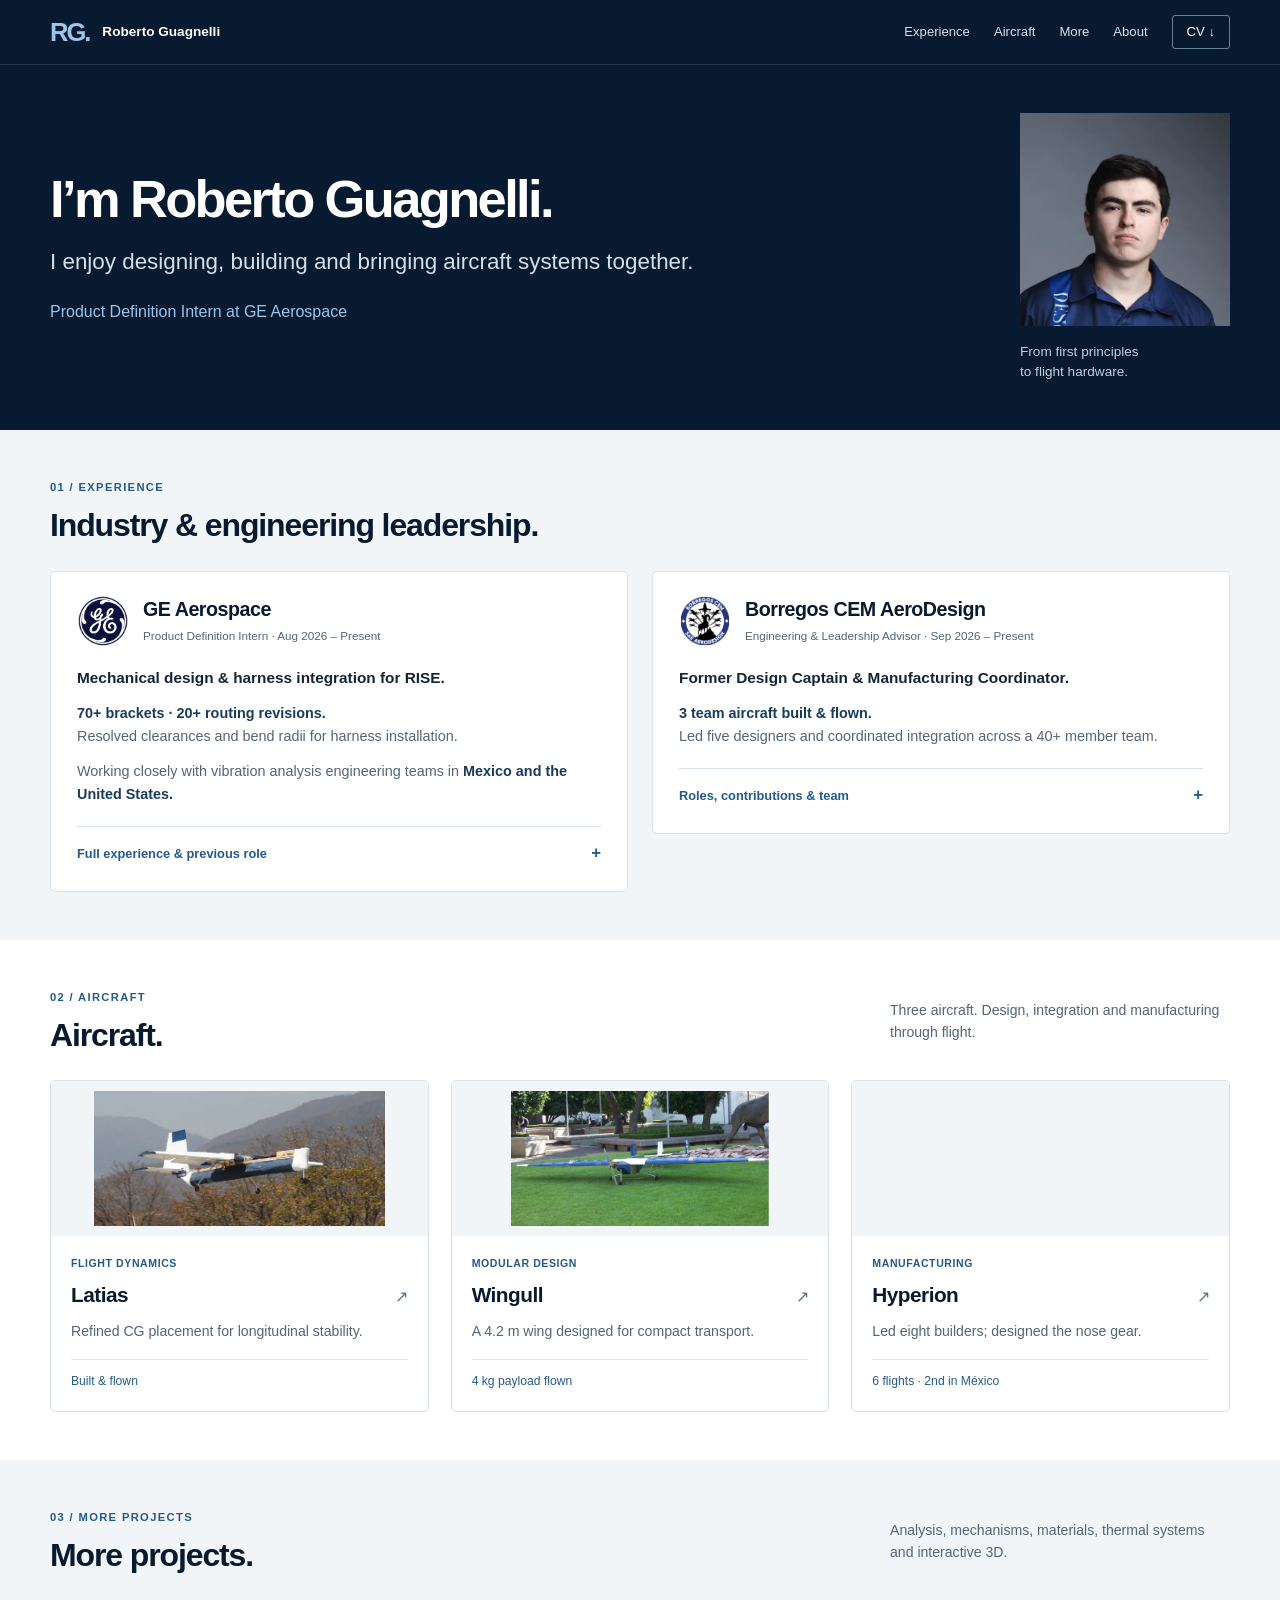
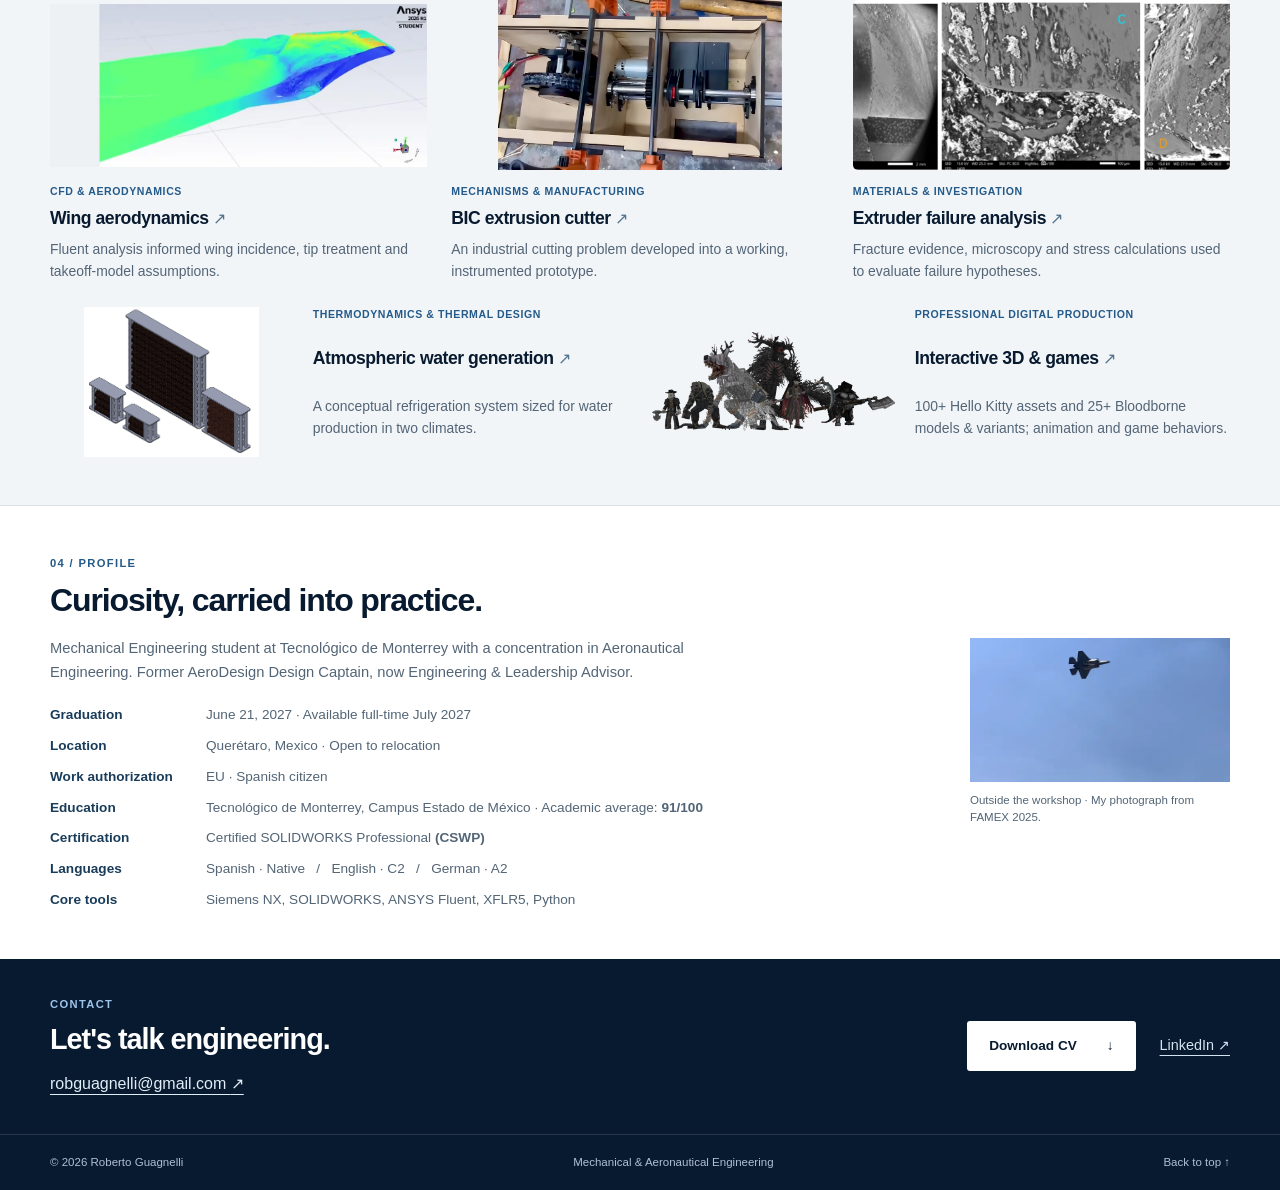
<file: index.html>
<!doctype html>
<html lang="en" class="home-document">
<head>

<meta charset="utf-8">
<meta name="viewport" content="width=device-width, initial-scale=1">
<title>Roberto Guagnelli | Mechanical &amp; Aeronautical Engineering</title>
<meta name="description" content="Mechanical Engineering student with an Aeronautical Engineering concentration. GE Aerospace experience, aircraft design and analysis. Graduating June 21, 2027; available July 2027. EU work authorization.">
<meta name="theme-color" content="#081a2f">
<link rel="stylesheet" href="style.css?v=20260924-studies">
<link rel="stylesheet" href="home-layout.css?v=20261020-matched-emblems">
<style>
/* Compact overview: aircraft remain prominent; five supporting projects share one grid. */
.home-page .selected-grid{grid-template-columns:repeat(3,minmax(0,1fr));gap:22px}
.home-page .selected-case{grid-template-columns:1fr}
.home-page .case-thumbnail{height:155px}
.home-page .case-thumbnail img{width:100%;height:100%;object-fit:contain}
.home-page .selected-copy{padding:20px}
.home-page .selected-copy h3{font-size:1.3rem}

.home-page #interactive-3d{scroll-margin-top:108px}
@media(max-width:1000px) and (min-width:721px){.home-page .selected-grid{grid-template-columns:repeat(3,minmax(0,1fr));gap:16px}.home-page .selected-copy{padding:16px}.home-page .case-thumbnail{height:125px}}
@media(max-width:720px){.home-page .selected-grid{grid-template-columns:1fr;gap:18px}.home-page .selected-case{grid-template-columns:42% minmax(0,1fr)}.home-page .case-thumbnail{position:relative;align-self:stretch;height:auto;min-height:180px;padding:0;overflow:hidden;clip-path:polygon(0 0,100% 0,82% 100%,0 100%)}.home-page .case-thumbnail img{position:absolute;inset:0;width:100%;height:100%;object-fit:cover;object-position:center}.home-page .selected-copy{padding:18px}.home-page .selected-copy .case-evidence{margin-top:10px;padding-top:10px}}
@media(max-width:360px){.home-page .selected-copy{padding:14px}}

/* Balanced five-card gallery, with thumbnails sized to their content. */
.home-page .mechanical-grid{grid-template-columns:repeat(6,minmax(0,1fr));gap:24px}
.home-page .mechanical-case{grid-column:span 2;display:flex;flex-direction:column;min-width:0}
.home-page .mechanical-case:nth-child(n+4){grid-column:span 3;display:grid;grid-template-columns:42% minmax(0,1fr);column-gap:20px;align-content:center}
.home-page .mechanical-image{height:170px;padding:0;margin:0 0 14px;background:transparent;overflow:hidden;border-radius:5px}
.home-page .mechanical-image img{width:100%;height:100%;object-fit:contain}
.home-page .mechanical-case:nth-child(3) .mechanical-image img{object-fit:cover}
.home-page .mechanical-case:nth-child(n+4) .mechanical-image{grid-column:1;grid-row:1/4;height:150px;margin:0;align-self:center}
.home-page .mechanical-case:nth-child(n+4)>p,.home-page .mechanical-case:nth-child(n+4)>h3{grid-column:2}
.home-page .mechanical-case .case-discipline{margin-bottom:7px}
.home-page .mechanical-case h3{font-size:1.1rem;margin-bottom:8px}
@media(max-width:720px){
.home-page .mechanical-grid{grid-template-columns:1fr;gap:22px}
.home-page .mechanical-case,.home-page .mechanical-case:nth-child(n+4){grid-column:auto;display:grid;grid-template-columns:36% minmax(0,1fr);column-gap:16px;align-content:center}
.home-page .mechanical-image,.home-page .mechanical-case:nth-child(n+4) .mechanical-image{grid-column:1;grid-row:1/4;height:120px;margin:0;padding:0;align-self:center}
.home-page .mechanical-case:nth-child(3) .mechanical-image img{object-fit:contain}
}
/* A short, personal introduction, including on mobile. */
.home-page .home-hero{padding:48px 0}
.home-page .intro-role{font-size:clamp(1.125rem,2vw,1.4rem);line-height:1.55;color:#d4e0ec;margin-top:18px}
.home-page .intro-work{font-size:1rem;line-height:1.55;color:#9dc5ec;margin-top:20px;max-width:36ch}
.home-page .intro-work a:hover{text-decoration:underline;text-underline-offset:4px}
.home-page .profile-facts>div{grid-template-columns:140px minmax(0,1fr)}
@media(max-width:720px){
 .home-page .home-hero{padding:32px 0 36px}
 .home-page .home-hero h1{font-size:clamp(1.85rem,7.8vw,3rem);line-height:1.12;margin:0}
 .home-page .intro-role{margin-top:16px;font-size:1.125rem}
 .home-page .intro-work{margin-top:16px}
 .home-page .profile-facts>div{grid-template-columns:1fr;gap:2px;margin-top:16px}
}
/* Center a framed portrait below the introduction on mobile. */
@media(max-width:720px){
 .home-page .profile-hero{gap:28px}
 .home-page .portrait-frame{display:block;order:0;justify-self:center;width:min(260px,100%);margin:0;padding:10px;border:1px solid #7891a9;border-radius:6px;background:#102a46}
 .home-page .portrait{width:100%;height:auto;max-height:none;border-radius:2px}
 .home-page .portrait-frame figcaption{display:none}
}
/* Repeat the aircraft image treatment across homepage cards on mobile. */
@media(max-width:720px){
 .home-page .mechanical-case,.home-page .mechanical-case:nth-child(n+4){
  grid-template-columns:42% minmax(0,1fr);column-gap:0;align-content:stretch;
  background:#fff;border:1px solid #d9e1e8;border-radius:5px;overflow:hidden;padding:0;
 }
 .home-page .mechanical-image,.home-page .mechanical-case:nth-child(n+4) .mechanical-image{
  position:relative;align-self:stretch;height:auto;min-height:180px;margin:0;padding:0;border-radius:0;
  clip-path:polygon(0 0,100% 0,82% 100%,0 100%);
 }
 .home-page .mechanical-image img,.home-page .mechanical-case:nth-child(3) .mechanical-image img{
  position:absolute;inset:0;width:100%;height:100%;object-fit:cover;object-position:center;
 }
 .home-page .mechanical-case>.case-discipline{padding:18px 18px 0;margin:0 0 7px}
 .home-page .mechanical-case>h3{padding:0 18px}
 .home-page .mechanical-case>p:not(.case-discipline){padding:0 18px 18px}
 .home-page .career-expanded figure img,.home-page .personal-photo img{
  clip-path:polygon(0 0,100% 0,90% 100%,0 100%);
 }
}
@media(max-width:360px){
 .home-page .mechanical-case>.case-discipline{padding:14px 14px 0}
 .home-page .mechanical-case>h3{padding:0 14px}
 .home-page .mechanical-case>p:not(.case-discipline){padding:0 14px 14px}
}
/* Individual focal points for the narrow, diagonal mobile thumbnails. */
@media(max-width:720px){
 .home-page .selected-case[href="projects/latias.html"] .case-thumbnail img{object-position:42% 50%}
 .home-page .selected-case[href="projects/wingull.html"] .case-thumbnail img{object-position:47% 50%}
 .home-page .selected-case[href="projects/hyperion.html"] .case-thumbnail img{object-position:50% 50%}
 .home-page .mechanical-case[href="projects/wing-cfd.html"] .mechanical-image img{object-position:83% 50%}
 .home-page .mechanical-case[href="projects/bic-cutter.html"] .mechanical-image img{object-position:18% 50%}
 .home-page .mechanical-case[href="projects/extruder-failure.html"] .mechanical-image img{object-position:0% 50%}
 .home-page .mechanical-case[href="projects/atmospheric-water.html"] .mechanical-image img{object-position:55% 50%}
 .home-page .mechanical-case[href="projects/interactive-3d.html"] .mechanical-image img{object-position:18% 50%}
 .home-page .career-expanded figure img{box-sizing:border-box;padding-right:6%;clip-path:polygon(0 0,100% 0,94% 100%,0 100%)}
 .home-page .personal-photo img{aspect-ratio:1;object-fit:cover;object-position:46% 0%}
}
</style>
</head>
<body class="home-page">
<a class="skip-link" href="#main">Skip to content</a>
<header class="site-header"><div class="container nav-container">
<a href="index.html" class="logo"><span class="monogram" aria-hidden="true">RG.</span><span>Roberto Guagnelli</span></a>
<nav aria-label="Main navigation"><a href="#experience">Experience</a><a href="#projects">Aircraft</a><a href="#additional">More</a><a href="#about">About</a><a class="nav-cv" href="assets/Roberto_Guagnelli_CV.pdf" target="_blank" rel="noopener noreferrer" data-cv-download type="application/pdf">CV <span aria-hidden="true">↓</span></a></nav>
</div></header>
<main id="main">
<section class="hero home-hero"><div class="container profile-hero">
<div class="hero-copy">
<h1>I’m Roberto Guagnelli.</h1>
<p class="intro-role">I enjoy designing, building and bringing aircraft systems together.</p>
<p class="intro-work"><a href="#experience">Product Definition Intern at GE Aerospace</a></p>
</div>
<figure class="portrait-frame"><img class="portrait" src="images/roberto-guagnelli-480.webp" width="474" height="480" alt="Roberto Guagnelli" fetchpriority="high" decoding="async"><figcaption>From first principles<br>to flight hardware.</figcaption></figure>
</div></section>

<section class="section experience-section" id="experience"><div class="container">
<div class="section-heading"><div><p class="eyebrow">01 / EXPERIENCE</p><h2>Industry &amp; engineering leadership.</h2></div></div>
<div class="experience-overview">
<article class="experience-card">
<div class="employer-heading"><img class="ge-emblem" src="images/logos/ge-aerospace-emblem.png" width="2000" height="1125" alt="" loading="lazy"><div><h3>GE Aerospace</h3><p>Product Definition Intern · Aug 2026 – Present</p></div></div>
<p class="experience-lead">Mechanical design &amp; harness integration for RISE.</p>
<p><strong>70+ brackets · 20+ routing revisions.</strong><br>Resolved clearances and bend radii for harness installation.</p>
<p class="experience-collaboration">Working closely with vibration analysis engineering teams in <strong>Mexico and the United States.</strong></p>
<details class="career-expanded"><summary>Full experience &amp; previous role <span aria-hidden="true">+</span></summary><div class="career-roles">
<div class="career-role"><div class="career-role-heading"><h4>Designer Intern, Product Definition</h4><span>Aug 2026 – Present</span></div><p class="career-context">RISE · Siemens NX · Teamcenter</p><p>Support product definition for RISE by turning electrical architecture into manufacturable 3D harness installations and support hardware. Design brackets and routing around adjacent systems, keep-out zones, tool access and maintainability.</p><p>Designed 70+ brackets and completed 20+ harness-routing revisions. Identified clearance and minimum bend-radius issues and addressed them with revised routes and supports. Prepare CAD models and drawings using established datums and tolerance tables, incorporating fatigue and vibration requirements into design iterations.</p><p>Work closely with the vibration analysis engineering teams in Mexico and the United States.</p></div>
<div class="career-role"><div class="career-role-heading"><h4>Lean Summer Experience Intern</h4><span>Jun – Jul 2026</span></div><p class="career-context">Integrated Performance &amp; Operability (IP&amp;O)</p><div class="career-role-feature"><div><p>Developed visual planning tools, KPI dashboards and weekly management reviews. Meeting leaders recorded an approximately 20% reduction in average meeting duration.</p><p>Built Python automations for repetitive tasks, using GitHub Copilot to support development and debugging. Applied Lean practices to standardize workflows and improve process visibility.</p></div><figure><a class="image-link" href="images/portfolio/ge-aerospace-team-1440.webp" target="_blank" rel="noopener" aria-label="Open full-size Lean Summer Experience team photo"><img src="images/portfolio/ge-aerospace-team-1440.webp" width="1440" height="740" loading="lazy" decoding="async" alt="Lean Summer Experience team together outside the GE Aerospace workplace"></a><figcaption>Lean Summer Experience team at GE Aerospace in Querétaro.</figcaption></figure></div></div>
</div></details>
</article>
<article class="experience-card">
<div class="employer-heading"><img src="images/logos/borregos-cem-aerodesign.png" width="447" height="447" alt="" loading="lazy"><div><h3>Borregos CEM AeroDesign</h3><p>Engineering &amp; Leadership Advisor · Sep 2026 – Present</p></div></div>
<p class="experience-lead">Former Design Captain &amp; Manufacturing Coordinator.</p>
<p><strong>3 team aircraft built &amp; flown.</strong><br>Led five designers and coordinated integration across a 40+ member team.</p>

<details class="career-expanded"><summary>Roles, contributions &amp; team <span aria-hidden="true">+</span></summary><div class="career-roles"><div class="career-role"><div class="career-role-heading"><h4>Engineering &amp; Leadership Advisor</h4><span>Sep 2026 – Present</span></div><p class="career-context">Design mentorship · Engineering strategy</p><p>Mentor the incoming Design Captain, sharing design methods, project experience and lessons from previous aircraft. Advise engineering groups on technical reviews, system integration and decisions across disciplines.</p><p>Support team leadership with technical planning, priorities and project execution.</p></div><div class="career-role"><div class="career-role-heading"><h4>Engineering Coordinator / Design Captain</h4><span>Aug 2024 – Sep 2026</span></div><p class="career-context">Wingull &amp; Latías · State of Mexico, Mexico</p><p>Led a five-member design group and coordinated integration across design, structures, electronics and R&amp;D within a team of 40+ developing three full-scale SAE AeroDesign aircraft per season. Developed aircraft concepts and personally modeled 300+ CAD parts per aircraft within assemblies of more than 400 components: aerodynamic geometry, spars, landing gear, control surfaces, joints, electronics enclosures and motor mounts.</p><p>Conducted aerodynamic CFD, stability and propulsion trade studies and helped plan physical tests. Structural calculations were performed by the structures team. Wingull demonstrated 4 kg of payload in flight; Latías also demonstrated payload-carrying flight. For Latías, I analyzed longitudinal stability using Python and XFLR5, including the state matrix, eigenvalues and dynamic modes.</p></div><div class="career-role"><div class="career-role-heading"><h4>Manufacturing Coordinator</h4><span>Sep 2023 – Aug 2024</span></div><p class="career-context">Hyperion · SAE Aero Design México</p><p>Coordinated eight manufacturing members across woodworking, 3D printing, composite fabrication and aluminum welding. Selected CAD models and checked fit and assembly as the full-scale aircraft came together.</p><p>Fitted the carbon-fiber fuselage skin, designed and built the spring-loaded aluminum nose gear, and organized assembly and quality checks. Supported test and competition flight readiness; the team finished second overall at SAE Aero Design México.</p></div></div><figure><a class="image-link" href="images/portfolio/latias-team-1280.webp" target="_blank" rel="noopener" aria-label="Open full-size Borregos CEM AeroDesign team photo"><img src="images/portfolio/latias-team-1280.webp" width="1280" height="960" loading="lazy" decoding="async" alt="Borregos CEM AeroDesign team with Latias at the flight-test field"></a><figcaption>Borregos CEM AeroDesign team with Latias at the flight-test field.</figcaption></figure></details>
</article>
</div></div></section>

<section class="section selected-section" id="projects"><div class="container">
<div class="section-heading"><div><p class="eyebrow">02 / AIRCRAFT</p><h2>Aircraft.</h2></div><p>Three aircraft. Design, integration and manufacturing through flight.</p></div>
<div class="selected-grid"><a class="selected-case" href="projects/latias.html">
<div class="case-thumbnail"><img src="images/portfolio/latias-cover-1440.webp" srcset="images/portfolio/latias-cover-640.webp 640w, images/portfolio/latias-cover-1440.webp 1440w" sizes="(max-width: 640px) calc(100vw - 40px), (max-width: 1000px) 44vw, 540px" width="1440" height="668" loading="lazy" decoding="async" alt="Latias in flight above the test field"></div>
<div class="selected-copy"><p class="case-discipline">Flight dynamics</p><h3>Latias<span aria-hidden="true">↗</span></h3><p>Refined CG placement for longitudinal stability.</p><p class="case-evidence">Built &amp; flown</p></div></a>
<a class="selected-case" href="projects/wingull.html">
<div class="case-thumbnail"><img src="images/portfolio/wingull-cover-1440.webp" srcset="images/portfolio/wingull-cover-640.webp 640w, images/portfolio/wingull-cover-1440.webp 1440w" sizes="(max-width: 640px) calc(100vw - 40px), (max-width: 1000px) 44vw, 540px" width="1440" height="752" loading="lazy" decoding="async" alt="Wingull aircraft on campus with its full wing visible"></div>
<div class="selected-copy"><p class="case-discipline">Modular design</p><h3>Wingull<span aria-hidden="true">↗</span></h3><p>A 4.2 m wing designed for compact transport.</p><p class="case-evidence">4 kg payload flown</p></div></a>

<a class="selected-case" href="projects/hyperion.html">
<div class="case-thumbnail"><img src="images/hyperion-cover-884.webp" srcset="images/hyperion-cover-480.webp 480w, images/hyperion-cover-884.webp 884w" sizes="(max-width: 640px) calc(100vw - 40px), (max-width: 1000px) 44vw, 540px" width="884" height="603" loading="lazy" decoding="async" alt="Hyperion aircraft in flight against a blue sky"></div>
<div class="selected-copy"><p class="case-discipline">Manufacturing</p><h3>Hyperion<span aria-hidden="true">↗</span></h3><p>Led eight builders; designed the nose gear.</p><p class="case-evidence">6 flights · 2nd in México</p></div></a></div>
</div></section>

<section class="section mechanical-section" id="additional"><div class="container">
<div class="section-heading"><div><p class="eyebrow">03 / MORE PROJECTS</p><h2>More projects.</h2></div><p>Analysis, mechanisms, materials, thermal systems and interactive 3D.</p></div>
<div class="mechanical-grid"><a class="mechanical-case" href="projects/wing-cfd.html" id="wing-aerodynamics"><div class="mechanical-image"><img src="images/wing-cfd/flow-poster.webp" width="1000" height="432" loading="lazy" decoding="async" alt="Transient CFD visualization of flow around a wing"></div><p class="case-discipline">CFD &amp; aerodynamics</p><h3>Wing aerodynamics <span aria-hidden="true">↗</span></h3><p>Fluent analysis informed wing incidence, tip treatment and takeoff-model assumptions.</p></a><a class="mechanical-case" href="projects/bic-cutter.html"><div class="mechanical-image"><img src="images/engineering/bic-prototype-hero.webp" alt="Manufactured BIC cutting prototype showing its motor and gear train" loading="lazy" decoding="async"></div><p class="case-discipline">Mechanisms &amp; manufacturing</p><h3>BIC extrusion cutter <span aria-hidden="true">↗</span></h3><p>An industrial cutting problem developed into a working, instrumented prototype.</p></a>
<a class="mechanical-case" href="projects/extruder-failure.html"><div class="mechanical-image"><img src="images/engineering/screw-investigation-hero.webp" alt="Microscopy of the fractured extruder screw" loading="lazy" decoding="async"></div><p class="case-discipline">Materials &amp; investigation</p><h3>Extruder failure analysis <span aria-hidden="true">↗</span></h3><p>Fracture evidence, microscopy and stress calculations used to evaluate failure hypotheses.</p></a>
<a class="mechanical-case" href="projects/atmospheric-water.html"><div class="mechanical-image"><img src="images/engineering/water-cover.webp" alt="Conceptual atmospheric water generation system" loading="lazy" decoding="async"></div><p class="case-discipline">Thermodynamics &amp; thermal design</p><h3>Atmospheric water generation <span aria-hidden="true">↗</span></h3><p>A conceptual refrigeration system sized for water production in two climates.</p></a><a class="mechanical-case" href="projects/interactive-3d.html" id="interactive-3d"><div class="mechanical-image"><img src="images/interactive-3d/bloodborne-showcase.webp" width="1600" height="651" loading="lazy" decoding="async" alt="Bloodborne-inspired character models created by Roberto Guagnelli"></div><p class="case-discipline">Professional digital production</p><h3>Interactive 3D &amp; games <span aria-hidden="true">↗</span></h3><p>100+ Hello Kitty assets and 25+ Bloodborne models &amp; variants; animation and game behaviors.</p></a></div>
</div></section>


<section class="section profile-section" id="about"><div class="container profile-grid">
<div><p class="eyebrow">04 / PROFILE</p><h2>Curiosity, carried into practice.</h2>
<p class="profile-intro">Mechanical Engineering student at Tecnológico de Monterrey with a concentration in Aeronautical Engineering. Former AeroDesign Design Captain, now Engineering &amp; Leadership Advisor.</p>
<dl class="profile-facts">
<div><dt>Graduation</dt><dd>June 21, 2027 · Available full-time July 2027</dd></div>
<div><dt>Location</dt><dd>Querétaro, Mexico · Open to relocation</dd></div>
<div><dt>Work authorization</dt><dd>EU · Spanish citizen</dd></div>
<div><dt>Education</dt><dd>Tecnológico de Monterrey, Campus Estado de México · Academic average: <strong>91/100</strong></dd></div>
<div><dt>Certification</dt><dd>Certified SOLIDWORKS Professional <strong>(CSWP)</strong></dd></div>
<div><dt>Languages</dt><dd>Spanish · Native &nbsp; / &nbsp; English · C2 &nbsp; / &nbsp; German · A2</dd></div>
<div><dt>Core tools</dt><dd>Siemens NX, SOLIDWORKS, ANSYS Fluent, XFLR5, Python</dd></div>
</dl></div>
<figure class="personal-photo"><img src="images/famex-2025-640.webp" width="640" height="353" alt="Aircraft photographed by Roberto Guagnelli at FAMEX 2025" loading="lazy" decoding="async"><figcaption>Outside the workshop · My photograph from FAMEX 2025.</figcaption></figure>
</div></section>

<section class="contact-section" id="contact"><div class="container contact-grid">
<div><p class="eyebrow">CONTACT</p><h2>Let's talk engineering.</h2><a class="contact-email" href="mailto:robguagnelli@gmail.com">robguagnelli@gmail.com <span aria-hidden="true">↗</span></a></div>
<div class="contact-actions"><a class="button" href="assets/Roberto_Guagnelli_CV.pdf" target="_blank" rel="noopener noreferrer" data-cv-download type="application/pdf">Download CV <span aria-hidden="true">↓</span></a><a class="contact-link" href="https://www.linkedin.com/in/roberto-guagnelli-garcia/" target="_blank" rel="noopener noreferrer">LinkedIn <span aria-hidden="true">↗</span></a></div>
</div></section>
</main>
<footer><div class="container footer-content"><p>© 2026 Roberto Guagnelli</p><p>Mechanical &amp; Aeronautical Engineering</p><a href="#main">Back to top ↑</a></div></footer>
<script>
document.querySelectorAll('[data-cv-download]').forEach(function (link) {
  link.addEventListener('click', function (event) {
    if (event.button !== 0 || event.ctrlKey || event.metaKey || event.shiftKey || event.altKey) return;
    event.preventDefault();
    window.open(link.href, '_blank', 'noopener,noreferrer');
    var download = document.createElement('a');
    download.href = link.href;
    download.download = 'Roberto_Guagnelli_CV.pdf';
    download.hidden = true;
    document.body.appendChild(download);
    download.click();
    download.remove();
  });
});
</script>
</body></html>
</file>
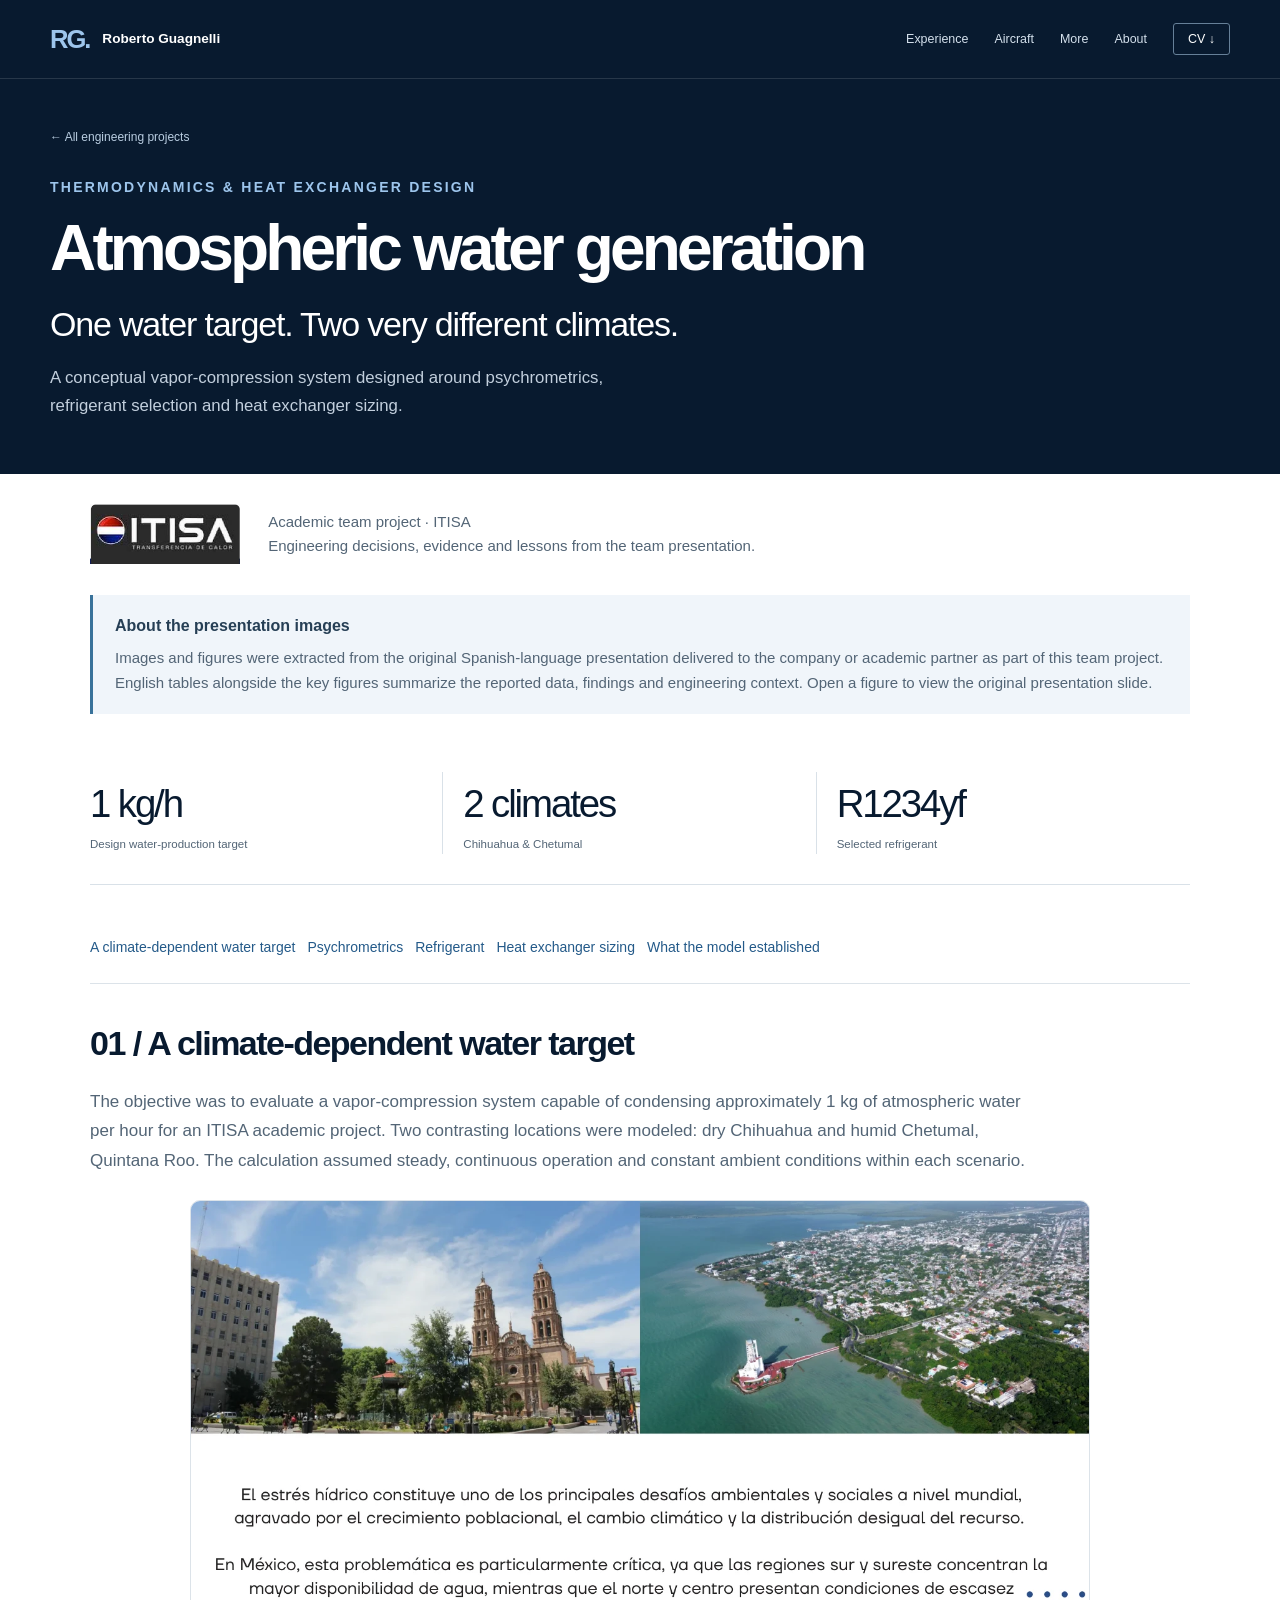
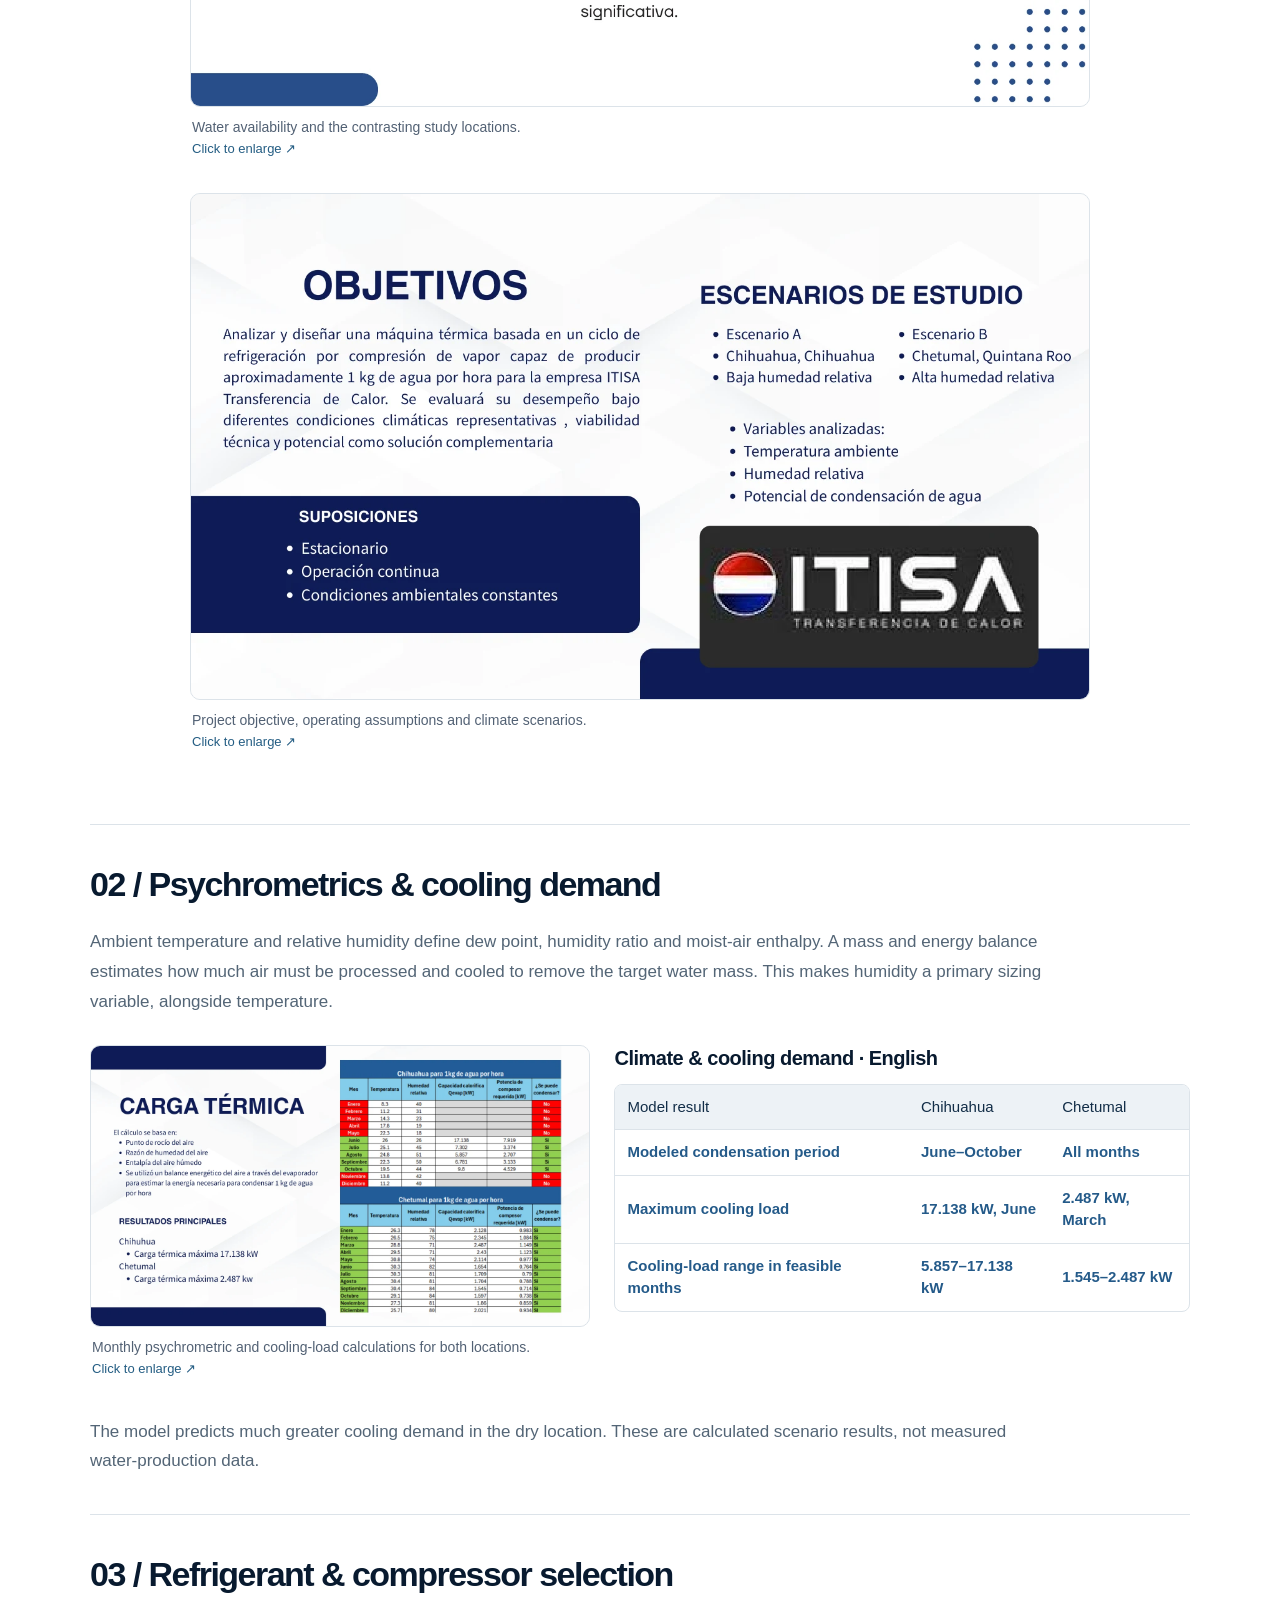
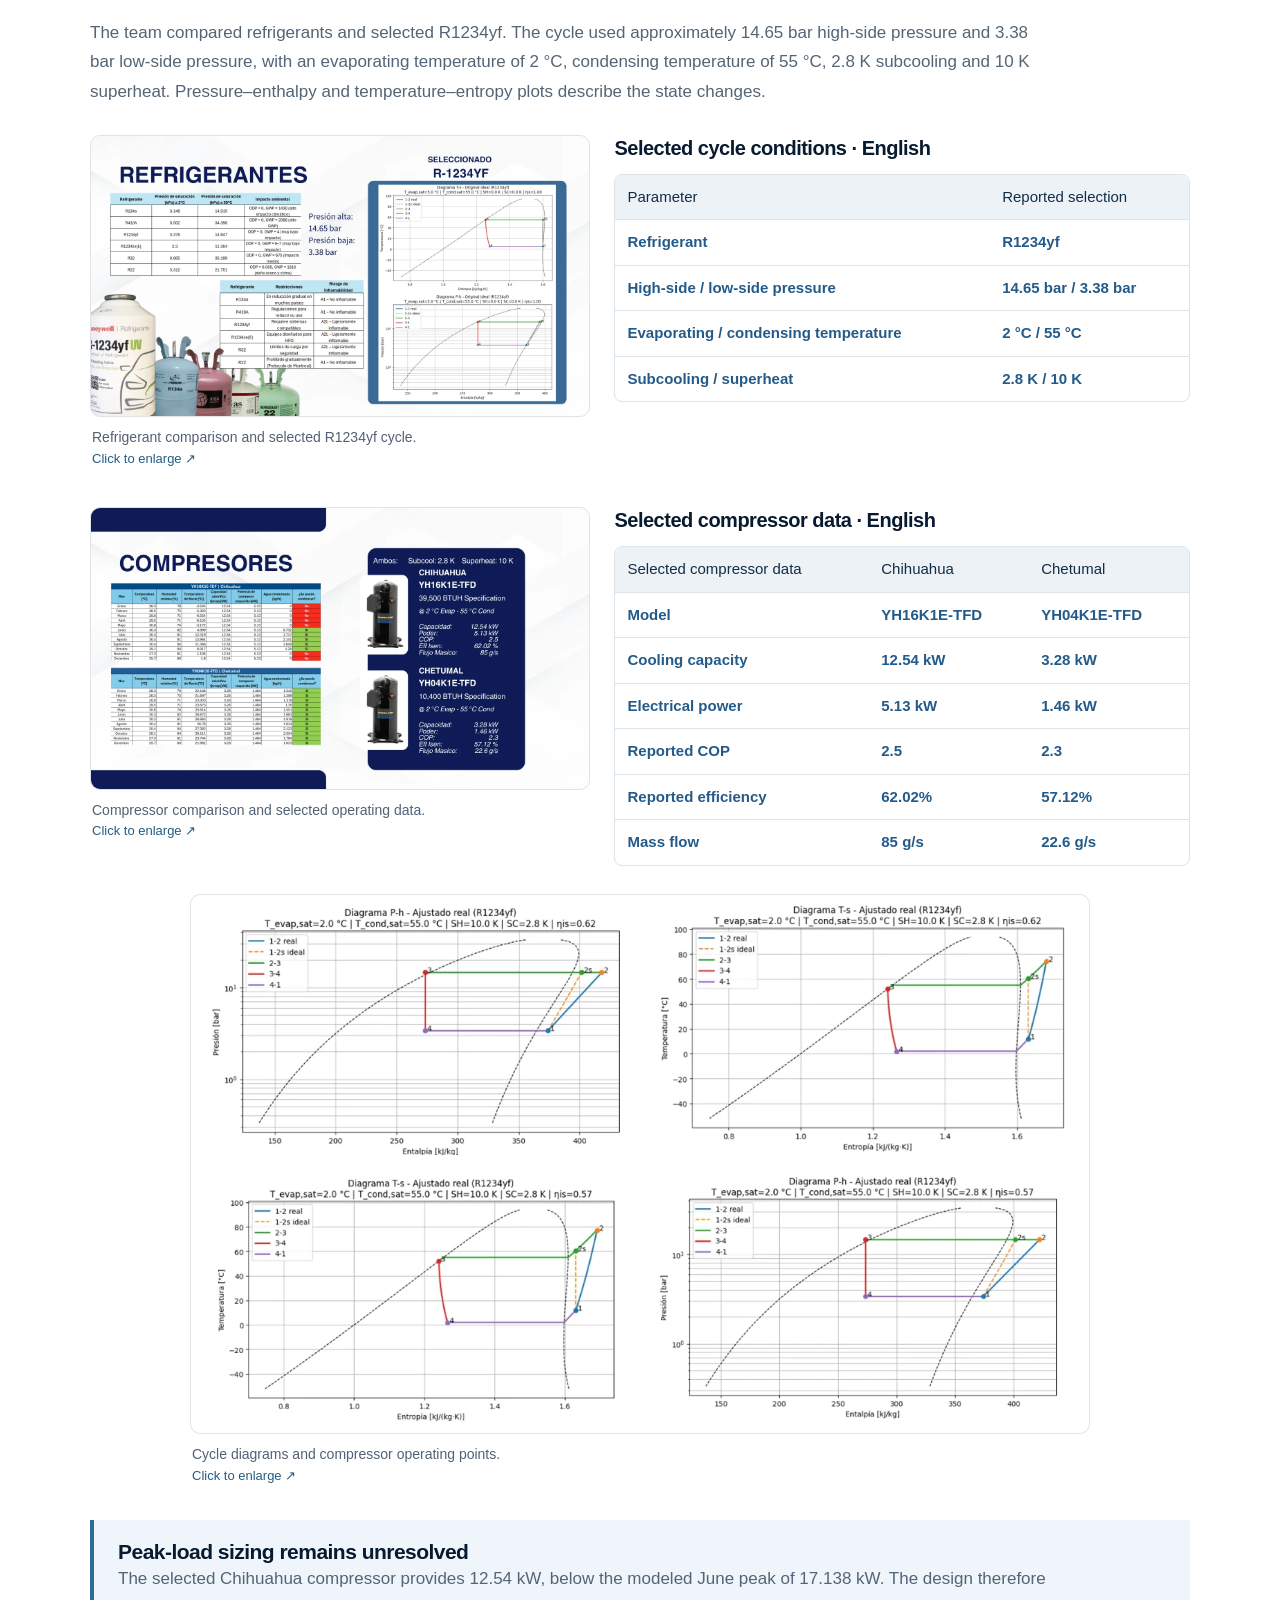
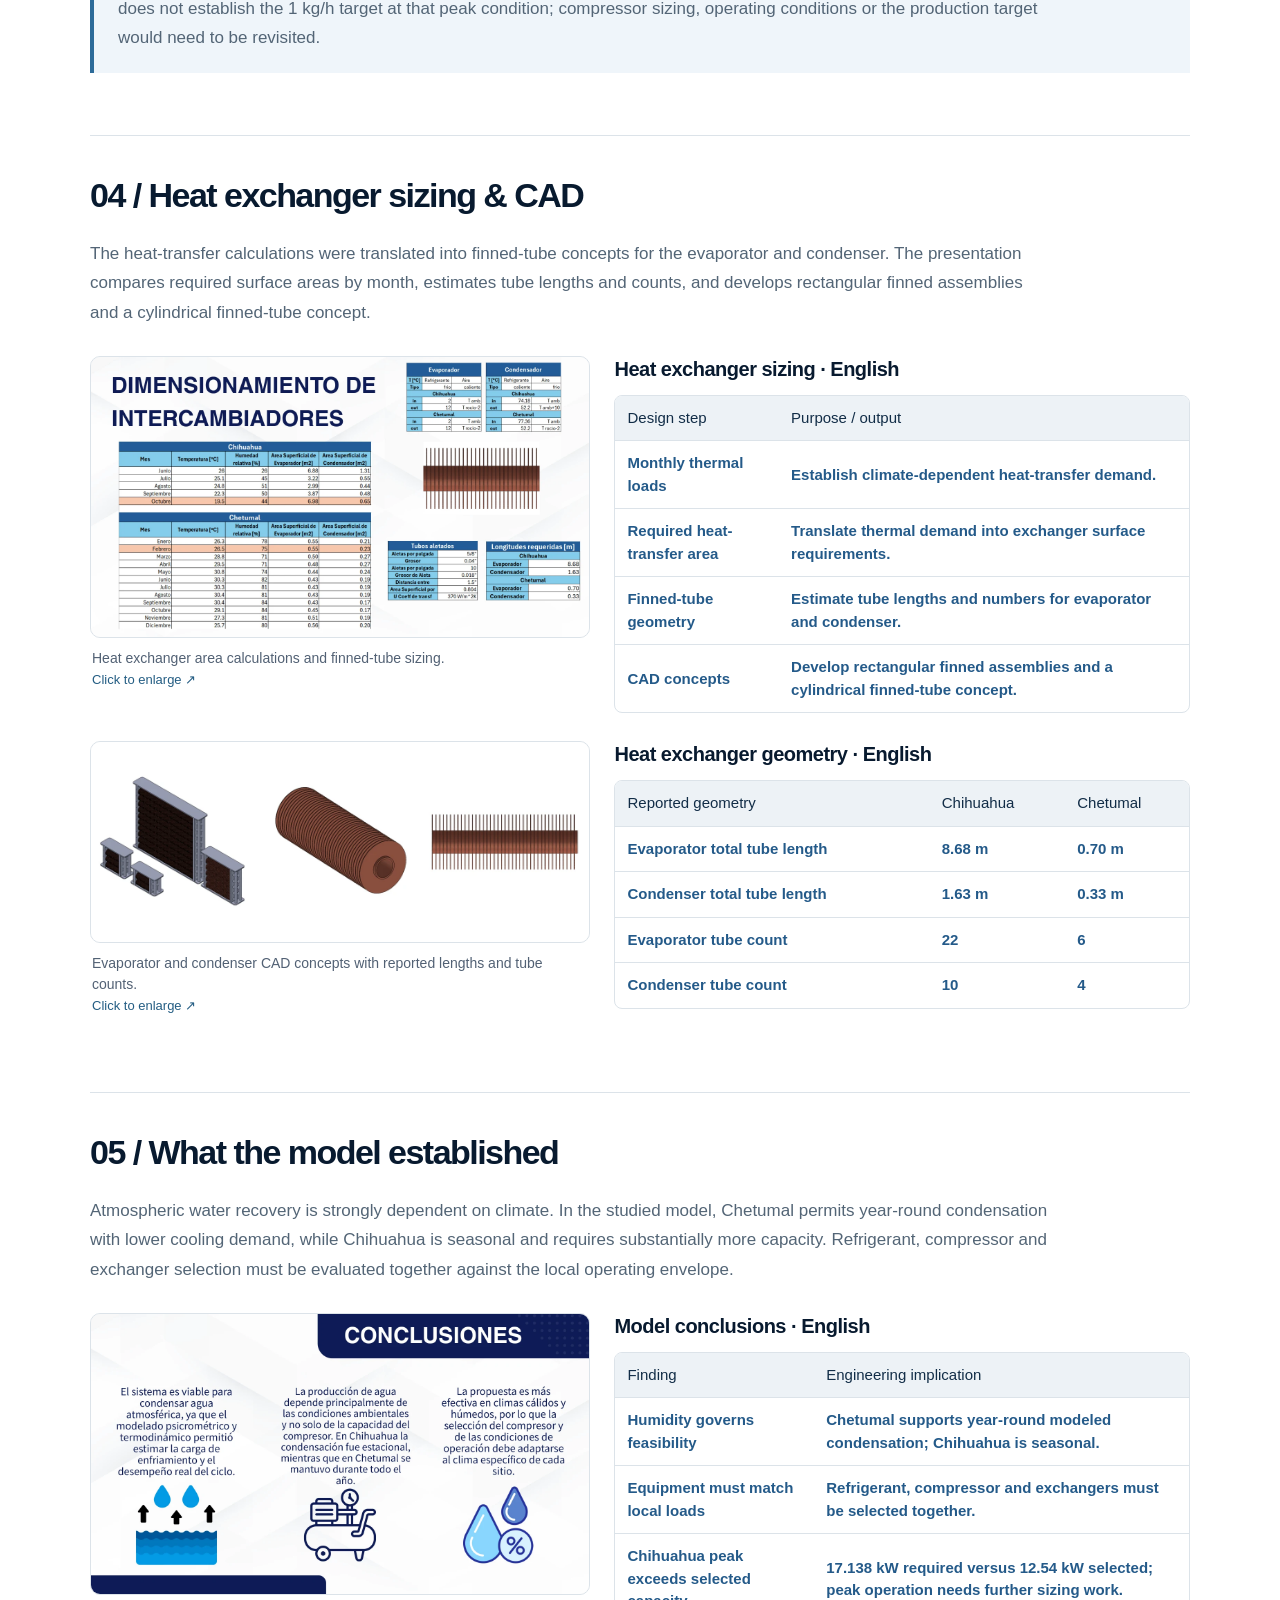
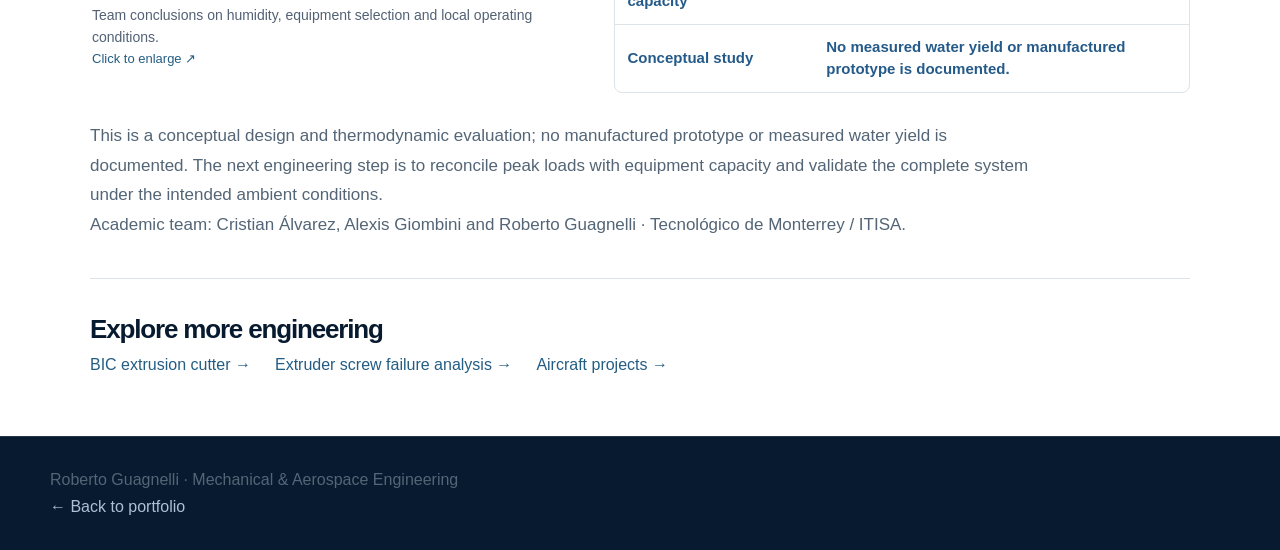
<file: projects/atmospheric-water.html>
<!doctype html><html lang="en"><head>
<meta charset="utf-8"><meta name="viewport" content="width=device-width,initial-scale=1"><title>Atmospheric water generation | Roberto Guagnelli</title><meta name="description" content="A conceptual vapor-compression system designed around psychrometrics, refrigerant selection and heat exchanger sizing."><meta name="theme-color" content="#081a2f"><link rel="stylesheet" href="../style.css"><link rel="stylesheet" href="../engineering-studies.css?v=20260925-english"><style>.site-header nav .nav-cv{border:1px solid #668098;padding:5px 14px;border-radius:3px;color:#fff}@media(max-width:720px){.site-header nav .nav-cv{padding:3px 10px}}</style></head><body class="case-page engineering-page"><a class="skip-link" href="#main">Skip to content</a><header class="site-header"><div class="container nav-container"><a class="logo" href="../index.html"><span class="monogram">RG.</span><span>Roberto Guagnelli</span></a><nav aria-label="Main navigation"><a href="../index.html#experience">Experience</a><a href="../index.html#projects">Aircraft</a><a href="../index.html#additional">More</a><a href="../index.html#about">About</a><a class="nav-cv" href="../assets/Roberto_Guagnelli_CV.pdf" target="_blank" rel="noopener noreferrer" type="application/pdf">CV <span aria-hidden="true">↓</span></a></nav></div></header><main id="main"><section class="hero case-hero"><div class="container"><a class="back-link" href="../index.html#additional">← All engineering projects</a><p class="eyebrow">Thermodynamics &amp; heat exchanger design</p><h1>Atmospheric water generation</h1><h2>One water target. Two very different climates.</h2><p class="hero-text">A conceptual vapor-compression system designed around psychrometrics, refrigerant selection and heat exchanger sizing.</p></div></section><div class="container study-body"><div class="study-intro"><div class="engineering-brand"><img src="../images/engineering/itisa-logo.webp" alt="ITISA logo"></div><p>Academic team project · ITISA<br>Engineering decisions, evidence and lessons from the team presentation.</p></div><aside class="presentation-source"><strong>About the presentation images</strong><p>Images and figures were extracted from the original Spanish-language presentation delivered to the company or academic partner as part of this team project. English tables alongside the key figures summarize the reported data, findings and engineering context. Open a figure to view the original presentation slide.</p></aside><div class="metrics"><div><strong>1 kg/h</strong><span>Design water-production target</span></div><div><strong>2 climates</strong><span>Chihuahua & Chetumal</span></div><div><strong>R1234yf</strong><span>Selected refrigerant</span></div></div><nav class="case-nav" aria-label="Project sections"><a href="#challenge">A climate-dependent water target</a><a href="#loads">Psychrometrics</a><a href="#cycle">Refrigerant</a><a href="#design">Heat exchanger sizing</a><a href="#results">What the model established</a></nav><section class="study-section" id="challenge"><h2>01 / A climate-dependent water target</h2><p>The objective was to evaluate a vapor-compression system capable of condensing approximately 1 kg of atmospheric water per hour for an ITISA academic project. Two contrasting locations were modeled: dry Chihuahua and humid Chetumal, Quintana Roo. The calculation assumed steady, continuous operation and constant ambient conditions within each scenario.</p><figure class="study-figure"><a href="../images/engineering/water-2.webp" target="_blank" rel="noopener" aria-label="Enlarge: Water availability and the contrasting study locations."><img src="../images/engineering/water-2.webp" width="1440" height="810" loading="lazy" alt="Water availability and the contrasting study locations."></a><figcaption>Water availability and the contrasting study locations. <span>Click to enlarge ↗</span></figcaption></figure><figure class="study-figure"><a href="../images/engineering/water-3.webp" target="_blank" rel="noopener" aria-label="Enlarge: Project objective, operating assumptions and climate scenarios."><img src="../images/engineering/water-3.webp" width="1440" height="810" loading="lazy" alt="Project objective, operating assumptions and climate scenarios."></a><figcaption>Project objective, operating assumptions and climate scenarios. <span>Click to enlarge ↗</span></figcaption></figure></section><section class="study-section" id="loads"><h2>02 / Psychrometrics &amp; cooling demand</h2><p>Ambient temperature and relative humidity define dew point, humidity ratio and moist-air enthalpy. A mass and energy balance estimates how much air must be processed and cooled to remove the target water mass. This makes humidity a primary sizing variable, alongside temperature.</p><div class="evidence-translation"><figure class="study-figure"><a href="../images/engineering/water-4.webp" target="_blank" rel="noopener" aria-label="Enlarge: Monthly psychrometric and cooling-load calculations for both locations."><img src="../images/engineering/water-4.webp" width="1440" height="810" loading="lazy" alt="Monthly psychrometric and cooling-load calculations for both locations."></a><figcaption>Monthly psychrometric and cooling-load calculations for both locations. <span>Click to enlarge ↗</span></figcaption></figure><div class="english-evidence"><h3>Climate &amp; cooling demand · English</h3><div class="study-table"><table><thead><tr><th scope="col">Model result</th><th scope="col">Chihuahua</th><th scope="col">Chetumal</th></tr></thead><tbody><tr><td>Modeled condensation period</td><td>June–October</td><td>All months</td></tr><tr><td>Maximum cooling load</td><td>17.138 kW, June</td><td>2.487 kW, March</td></tr><tr><td>Cooling-load range in feasible months</td><td>5.857–17.138 kW</td><td>1.545–2.487 kW</td></tr></tbody></table></div></div></div><p>The model predicts much greater cooling demand in the dry location. These are calculated scenario results, not measured water-production data.</p></section><section class="study-section" id="cycle"><h2>03 / Refrigerant &amp; compressor selection</h2><p>The team compared refrigerants and selected R1234yf. The cycle used approximately 14.65 bar high-side pressure and 3.38 bar low-side pressure, with an evaporating temperature of 2 °C, condensing temperature of 55 °C, 2.8 K subcooling and 10 K superheat. Pressure–enthalpy and temperature–entropy plots describe the state changes.</p><div class="evidence-translation"><figure class="study-figure"><a href="../images/engineering/water-5.webp" target="_blank" rel="noopener" aria-label="Enlarge: Refrigerant comparison and selected R1234yf cycle."><img src="../images/engineering/water-5.webp" width="1440" height="810" loading="lazy" alt="Refrigerant comparison and selected R1234yf cycle."></a><figcaption>Refrigerant comparison and selected R1234yf cycle. <span>Click to enlarge ↗</span></figcaption></figure><div class="english-evidence"><h3>Selected cycle conditions · English</h3><div class="study-table"><table><thead><tr><th scope="col">Parameter</th><th scope="col">Reported selection</th></tr></thead><tbody><tr><td>Refrigerant</td><td>R1234yf</td></tr><tr><td>High-side / low-side pressure</td><td>14.65 bar / 3.38 bar</td></tr><tr><td>Evaporating / condensing temperature</td><td>2 °C / 55 °C</td></tr><tr><td>Subcooling / superheat</td><td>2.8 K / 10 K</td></tr></tbody></table></div></div></div><div class="evidence-translation"><figure class="study-figure"><a href="../images/engineering/water-6.webp" target="_blank" rel="noopener" aria-label="Enlarge: Compressor comparison and selected operating data."><img src="../images/engineering/water-6.webp" width="1440" height="810" loading="lazy" alt="Compressor comparison and selected operating data."></a><figcaption>Compressor comparison and selected operating data. <span>Click to enlarge ↗</span></figcaption></figure><div class="english-evidence"><h3>Selected compressor data · English</h3><div class="study-table"><table><thead><tr><th scope="col">Selected compressor data</th><th scope="col">Chihuahua</th><th scope="col">Chetumal</th></tr></thead><tbody><tr><td>Model</td><td>YH16K1E-TFD</td><td>YH04K1E-TFD</td></tr><tr><td>Cooling capacity</td><td>12.54 kW</td><td>3.28 kW</td></tr><tr><td>Electrical power</td><td>5.13 kW</td><td>1.46 kW</td></tr><tr><td>Reported COP</td><td>2.5</td><td>2.3</td></tr><tr><td>Reported efficiency</td><td>62.02%</td><td>57.12%</td></tr><tr><td>Mass flow</td><td>85 g/s</td><td>22.6 g/s</td></tr></tbody></table></div></div></div><figure class="study-figure"><a href="../images/engineering/water-7.webp" target="_blank" rel="noopener" aria-label="Enlarge: Cycle diagrams and compressor operating points."><img src="../images/engineering/water-7-fig.webp" width="1200" height="720" loading="lazy" alt="Cycle diagrams and compressor operating points."></a><figcaption>Cycle diagrams and compressor operating points. <span>Click to enlarge ↗</span></figcaption></figure><aside class="study-note"><h3>Peak-load sizing remains unresolved</h3><p>The selected Chihuahua compressor provides 12.54 kW, below the modeled June peak of 17.138 kW. The design therefore does not establish the 1 kg/h target at that peak condition; compressor sizing, operating conditions or the production target would need to be revisited.</p></aside></section><section class="study-section" id="design"><h2>04 / Heat exchanger sizing &amp; CAD</h2><p>The heat-transfer calculations were translated into finned-tube concepts for the evaporator and condenser. The presentation compares required surface areas by month, estimates tube lengths and counts, and develops rectangular finned assemblies and a cylindrical finned-tube concept.</p><div class="evidence-translation"><figure class="study-figure"><a href="../images/engineering/water-8.webp" target="_blank" rel="noopener" aria-label="Enlarge: Heat exchanger area calculations and finned-tube sizing."><img src="../images/engineering/water-8.webp" width="1440" height="810" loading="lazy" alt="Heat exchanger area calculations and finned-tube sizing."></a><figcaption>Heat exchanger area calculations and finned-tube sizing. <span>Click to enlarge ↗</span></figcaption></figure><div class="english-evidence"><h3>Heat exchanger sizing · English</h3><div class="study-table"><table><thead><tr><th scope="col">Design step</th><th scope="col">Purpose / output</th></tr></thead><tbody><tr><td>Monthly thermal loads</td><td>Establish climate-dependent heat-transfer demand.</td></tr><tr><td>Required heat-transfer area</td><td>Translate thermal demand into exchanger surface requirements.</td></tr><tr><td>Finned-tube geometry</td><td>Estimate tube lengths and numbers for evaporator and condenser.</td></tr><tr><td>CAD concepts</td><td>Develop rectangular finned assemblies and a cylindrical finned-tube concept.</td></tr></tbody></table></div></div></div><div class="evidence-translation"><figure class="study-figure"><a href="../images/engineering/water-9.webp" target="_blank" rel="noopener" aria-label="Enlarge: Evaporator and condenser CAD concepts with reported lengths and tube counts."><img src="../images/engineering/water-9-fig.webp" width="1200" height="480" loading="lazy" alt="Evaporator and condenser CAD concepts with reported lengths and tube counts."></a><figcaption>Evaporator and condenser CAD concepts with reported lengths and tube counts. <span>Click to enlarge ↗</span></figcaption></figure><div class="english-evidence"><h3>Heat exchanger geometry · English</h3><div class="study-table"><table><thead><tr><th scope="col">Reported geometry</th><th scope="col">Chihuahua</th><th scope="col">Chetumal</th></tr></thead><tbody><tr><td>Evaporator total tube length</td><td>8.68 m</td><td>0.70 m</td></tr><tr><td>Condenser total tube length</td><td>1.63 m</td><td>0.33 m</td></tr><tr><td>Evaporator tube count</td><td>22</td><td>6</td></tr><tr><td>Condenser tube count</td><td>10</td><td>4</td></tr></tbody></table></div></div></div></section><section class="study-section" id="results"><h2>05 / What the model established</h2><p>Atmospheric water recovery is strongly dependent on climate. In the studied model, Chetumal permits year-round condensation with lower cooling demand, while Chihuahua is seasonal and requires substantially more capacity. Refrigerant, compressor and exchanger selection must be evaluated together against the local operating envelope.</p><div class="evidence-translation"><figure class="study-figure"><a href="../images/engineering/water-10.webp" target="_blank" rel="noopener" aria-label="Enlarge: Team conclusions on humidity, equipment selection and local operating conditions."><img src="../images/engineering/water-10.webp" width="1440" height="810" loading="lazy" alt="Team conclusions on humidity, equipment selection and local operating conditions."></a><figcaption>Team conclusions on humidity, equipment selection and local operating conditions. <span>Click to enlarge ↗</span></figcaption></figure><div class="english-evidence"><h3>Model conclusions · English</h3><div class="study-table"><table><thead><tr><th scope="col">Finding</th><th scope="col">Engineering implication</th></tr></thead><tbody><tr><td>Humidity governs feasibility</td><td>Chetumal supports year-round modeled condensation; Chihuahua is seasonal.</td></tr><tr><td>Equipment must match local loads</td><td>Refrigerant, compressor and exchangers must be selected together.</td></tr><tr><td>Chihuahua peak exceeds selected capacity</td><td>17.138 kW required versus 12.54 kW selected; peak operation needs further sizing work.</td></tr><tr><td>Conceptual study</td><td>No measured water yield or manufactured prototype is documented.</td></tr></tbody></table></div></div></div><p>This is a conceptual design and thermodynamic evaluation; no manufactured prototype or measured water yield is documented. The next engineering step is to reconcile peak loads with equipment capacity and validate the complete system under the intended ambient conditions.</p><p>Academic team: Cristian Álvarez, Alexis Giombini and Roberto Guagnelli · Tecnológico de Monterrey / ITISA.</p></section><div class="study-next"><h2>Explore more engineering</h2><a href="bic-cutter.html">BIC extrusion cutter →</a><a href="extruder-failure.html">Extruder screw failure analysis →</a><a href="../index.html#projects">Aircraft projects →</a></div></div></main><footer class="site-footer"><div class="container"><p>Roberto Guagnelli · Mechanical &amp; Aerospace Engineering</p><a href="../index.html#additional">← Back to portfolio</a></div></footer></body></html>
</file>
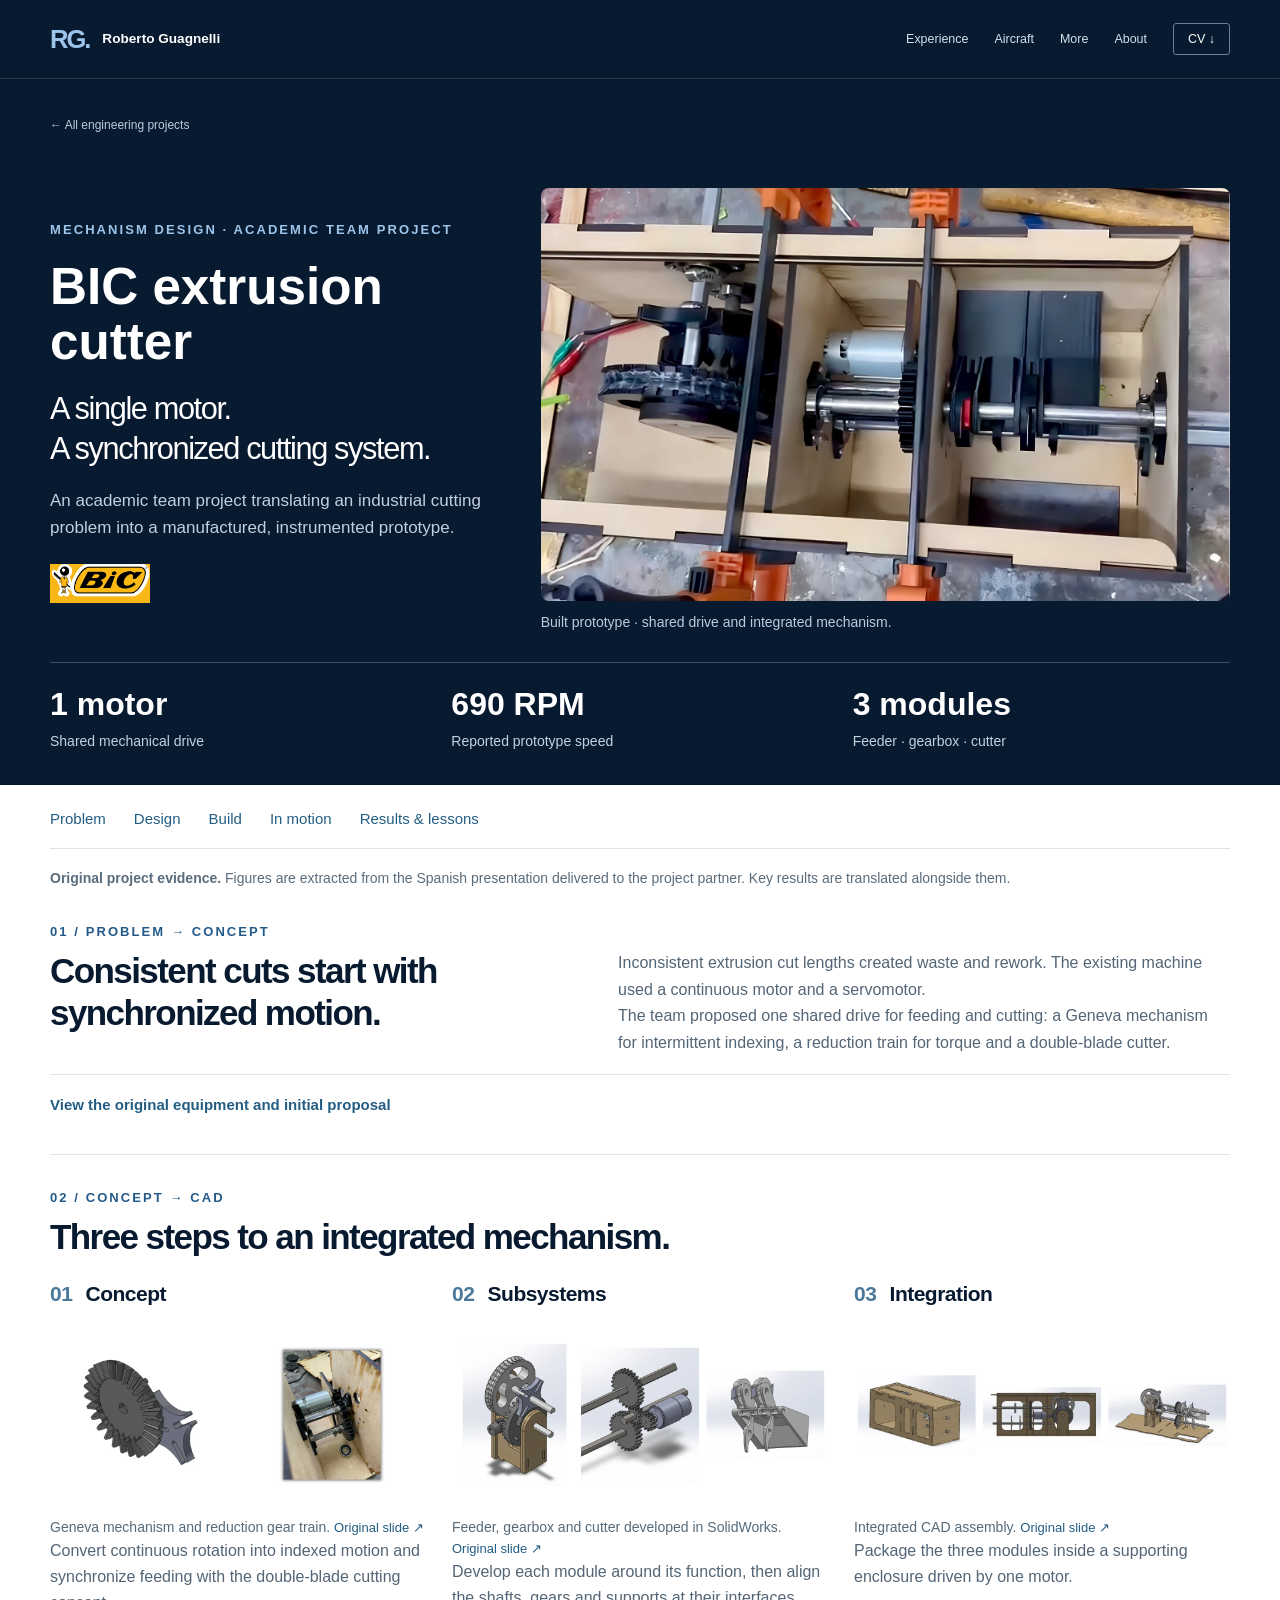
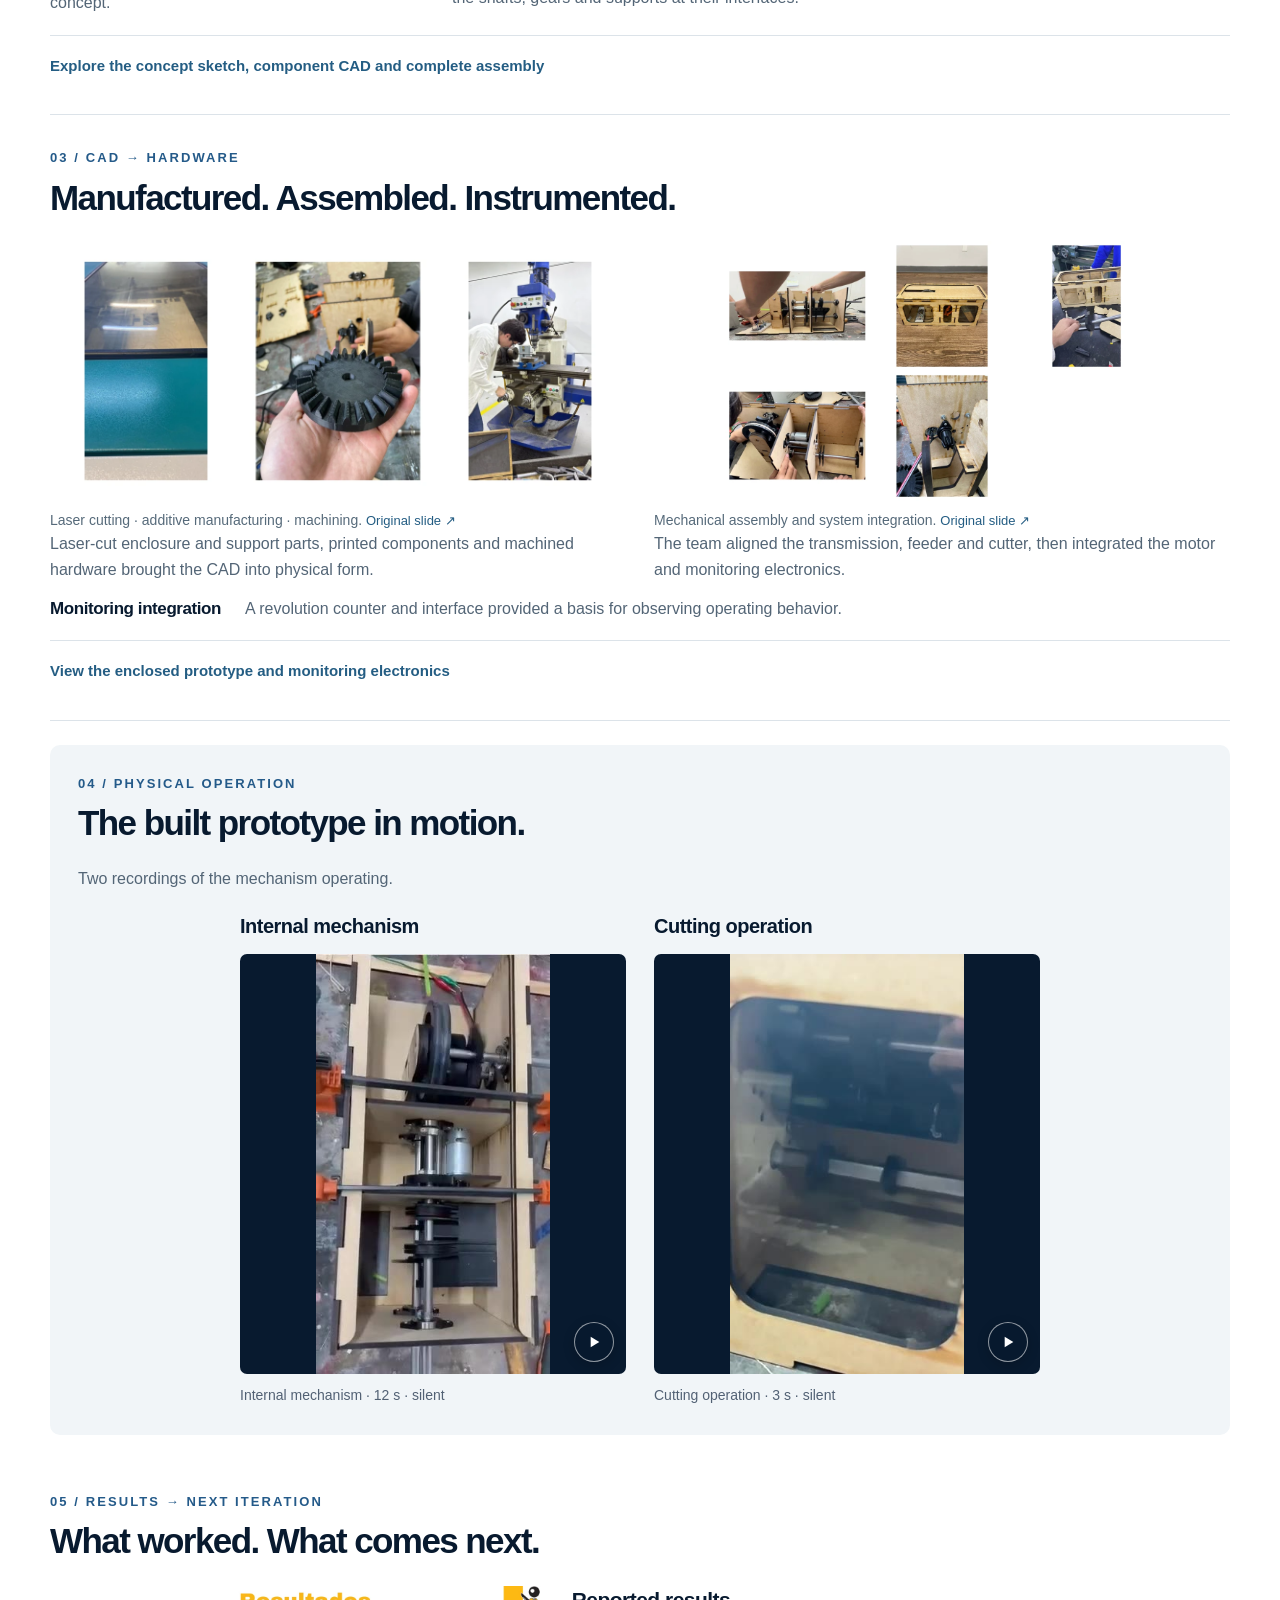
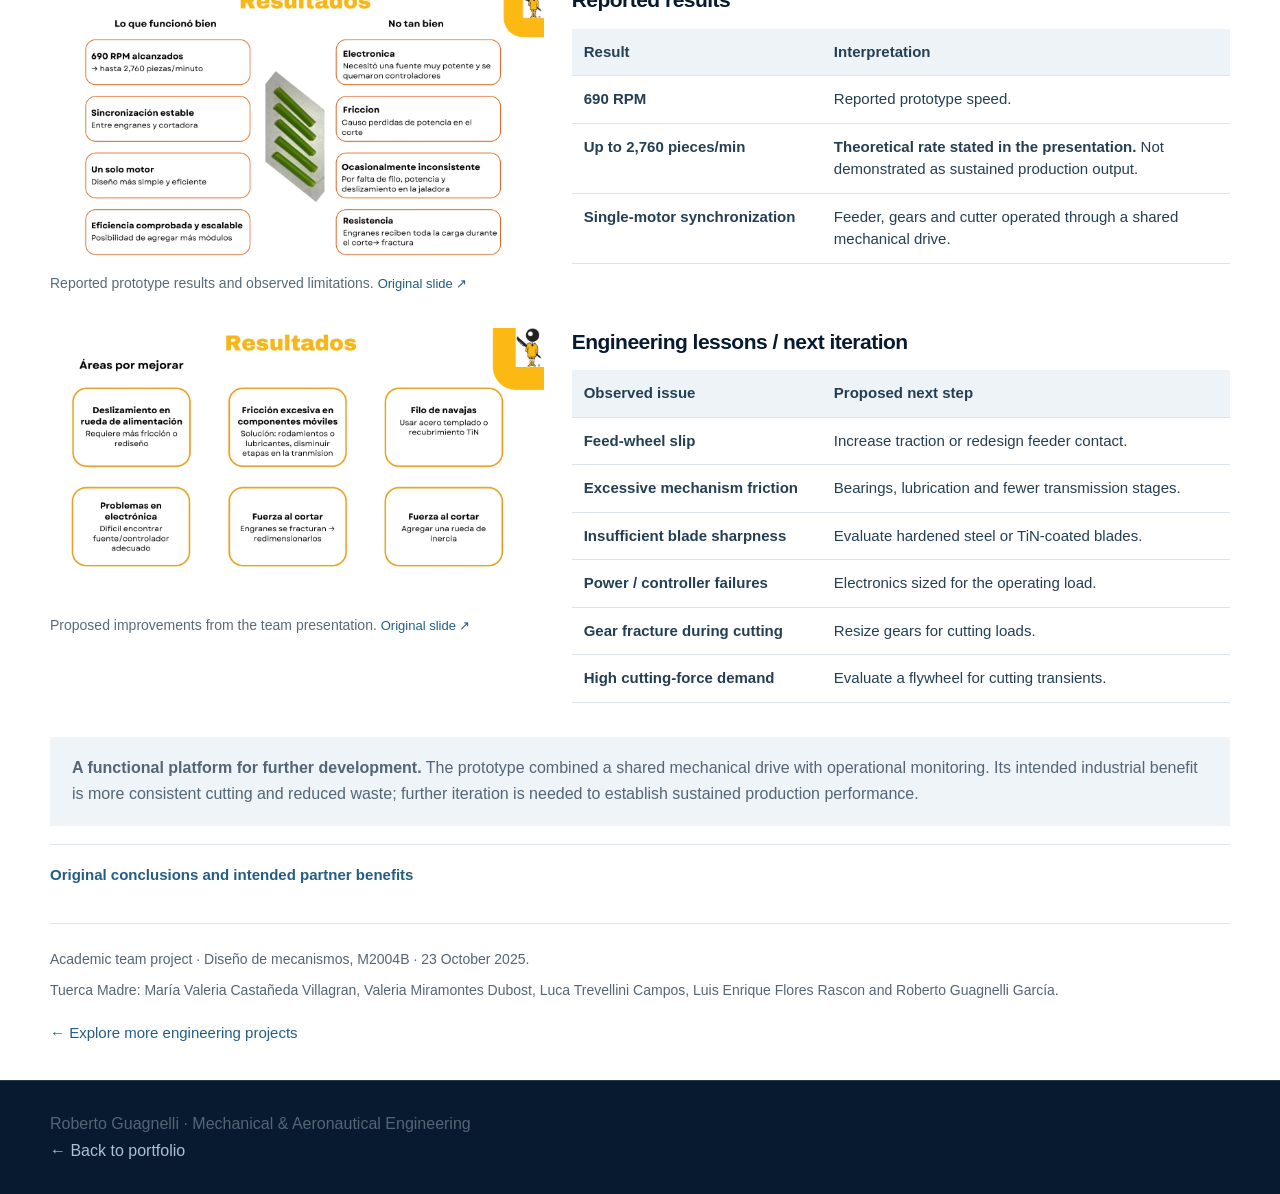
<file: projects/bic-cutter.html>
<!doctype html><html lang="en"><head>
<meta charset="utf-8"><meta name="viewport" content="width=device-width,initial-scale=1"><title>BIC extrusion cutter | Roberto Guagnelli</title><meta name="description" content="An academic team project translating an industrial cutting problem into a manufactured, instrumented prototype."><meta name="theme-color" content="#081a2f"><link rel="stylesheet" href="../style.css"><link rel="stylesheet" href="../engineering-studies.css?v=20260925-english"><link rel="stylesheet" href="../bic-case.css?v=20260925-curated"><link rel="stylesheet" href="../video-controls.css?v=20261007">
<style>.site-header nav .nav-cv{border:1px solid #668098;padding:5px 14px;border-radius:3px;color:#fff}@media(max-width:720px){.site-header nav .nav-cv{padding:3px 10px}}</style></head><body class="case-page engineering-page bic-page"><a class="skip-link" href="#main">Skip to content</a><header class="site-header"><div class="container nav-container"><a class="logo" href="../index.html"><span class="monogram">RG.</span><span>Roberto Guagnelli</span></a><nav aria-label="Main navigation"><a href="../index.html#experience">Experience</a><a href="../index.html#projects">Aircraft</a><a href="../index.html#additional">More</a><a href="../index.html#about">About</a><a class="nav-cv" href="../assets/Roberto_Guagnelli_CV.pdf" target="_blank" rel="noopener noreferrer" type="application/pdf">CV <span aria-hidden="true">↓</span></a></nav></div></header><main id="main">
<section class="hero bic-hero"><div class="container"><a class="back-link" href="../index.html#additional">← All engineering projects</a><div class="bic-hero-grid"><div><p class="eyebrow">MECHANISM DESIGN · ACADEMIC TEAM PROJECT</p><h1>BIC extrusion cutter</h1><h2>A single motor.<br>A synchronized cutting system.</h2><p class="hero-text">An academic team project translating an industrial cutting problem into a manufactured, instrumented prototype.</p><img class="bic-brand" src="../images/engineering/bic-logo.webp" width="665" height="260" alt="BIC logo"></div><figure class="bic-hero-photo"><a href="../images/engineering/bic-prototype-hero.webp" target="_blank" rel="noopener" aria-label="Enlarge the physical prototype"><img src="../images/engineering/bic-prototype-hero.webp" width="1717" height="1030" fetchpriority="high" alt="Top view of the built extrusion cutter with motor, gears, shafts and cutting mechanism inside its wooden frame"></a><figcaption>Built prototype · shared drive and integrated mechanism.</figcaption></figure></div><div class="bic-metrics"><div><strong>1 motor</strong><span>Shared mechanical drive</span></div><div><strong>690 RPM</strong><span>Reported prototype speed</span></div><div><strong>3 modules</strong><span>Feeder · gearbox · cutter</span></div></div></div></section>
<div class="container bic-body"><nav class="bic-nav" aria-label="Project sections"><a href="#problem">Problem</a><a href="#design">Design</a><a href="#build">Build</a><a href="#motion">In motion</a><a href="#results">Results &amp; lessons</a></nav>
<p class="bic-source"><strong>Original project evidence.</strong> Figures are extracted from the Spanish presentation delivered to the project partner. Key results are translated alongside them.</p>
<section class="bic-section" id="problem"><p class="eyebrow">01 / PROBLEM → CONCEPT</p><div class="bic-problem"><h2>Consistent cuts start with synchronized motion.</h2><div><p>Inconsistent extrusion cut lengths created waste and rework. The existing machine used a continuous motor and a servomotor.</p><p>The team proposed one shared drive for feeding and cutting: a Geneva mechanism for intermittent indexing, a reduction train for torque and a double-blade cutter.</p></div></div><details class="bic-extra"><summary>View the original equipment and initial proposal</summary><div class="bic-extra-content"><figure class="bic-figure"><a href="../images/engineering/bic-3.webp" target="_blank" rel="noopener" aria-label="Open original slide: Existing cutting equipment."><img src="../images/engineering/bic-3-fig.webp" width="260" height="456" loading="lazy" alt="Existing cutting equipment."></a><figcaption>Existing cutting equipment. <a href="../images/engineering/bic-3.webp" target="_blank" rel="noopener">Original slide ↗</a></figcaption></figure><figure class="bic-figure"><a href="../images/engineering/bic-4.webp" target="_blank" rel="noopener" aria-label="Open original slide: Proposal: one motor, synchronized feed and a double-blade cutter."><img src="../images/engineering/bic-4.webp" width="1440" height="810" loading="lazy" alt="Proposal: one motor, synchronized feed and a double-blade cutter."></a><figcaption>Proposal: one motor, synchronized feed and a double-blade cutter. <a href="../images/engineering/bic-4.webp" target="_blank" rel="noopener">Original slide ↗</a></figcaption></figure></div></details></section>
<section class="bic-section" id="design"><p class="eyebrow">02 / CONCEPT → CAD</p><h2>Three steps to an integrated mechanism.</h2><div class="bic-design-grid"><article><h3><span>01</span> Concept</h3><figure class="bic-figure"><a href="../images/engineering/bic-6.webp" target="_blank" rel="noopener" aria-label="Open original slide: Geneva mechanism and reduction gear train."><img src="../images/engineering/bic-6-fig.webp" width="1200" height="480" loading="lazy" alt="Geneva mechanism and reduction gear train."></a><figcaption>Geneva mechanism and reduction gear train. <a href="../images/engineering/bic-6.webp" target="_blank" rel="noopener">Original slide ↗</a></figcaption></figure><p>Convert continuous rotation into indexed motion and synchronize feeding with the double-blade cutting concept.</p></article><article><h3><span>02</span> Subsystems</h3><figure class="bic-figure"><a href="../images/engineering/bic-8.webp" target="_blank" rel="noopener" aria-label="Open original slide: Feeder, gearbox and cutter developed in SolidWorks."><img src="../images/engineering/bic-8-fig.webp" width="1200" height="480" loading="lazy" alt="Feeder, gearbox and cutter developed in SolidWorks."></a><figcaption>Feeder, gearbox and cutter developed in SolidWorks. <a href="../images/engineering/bic-8.webp" target="_blank" rel="noopener">Original slide ↗</a></figcaption></figure><p>Develop each module around its function, then align the shafts, gears and supports at their interfaces.</p></article><article><h3><span>03</span> Integration</h3><figure class="bic-figure"><a href="../images/engineering/bic-9.webp" target="_blank" rel="noopener" aria-label="Open original slide: Integrated CAD assembly."><img src="../images/engineering/bic-9-fig.webp" width="1200" height="480" loading="lazy" alt="Integrated CAD assembly."></a><figcaption>Integrated CAD assembly. <a href="../images/engineering/bic-9.webp" target="_blank" rel="noopener">Original slide ↗</a></figcaption></figure><p>Package the three modules inside a supporting enclosure driven by one motor.</p></article></div><details class="bic-extra"><summary>Explore the concept sketch, component CAD and complete assembly</summary><div class="bic-extra-content"><div class="bic-secondary-grid"><figure class="bic-figure"><a href="../images/engineering/bic-5.webp" target="_blank" rel="noopener" aria-label="Open original slide: Initial double-blade concept."><img src="../images/engineering/bic-5-fig.webp" width="1200" height="480" loading="lazy" alt="Initial double-blade concept."></a><figcaption>Initial double-blade concept. <a href="../images/engineering/bic-5.webp" target="_blank" rel="noopener">Original slide ↗</a></figcaption></figure><figure class="bic-figure"><a href="../images/engineering/bic-7.webp" target="_blank" rel="noopener" aria-label="Open original slide: Component development in SolidWorks."><img src="../images/engineering/bic-7-fig.webp" width="1200" height="720" loading="lazy" alt="Component development in SolidWorks."></a><figcaption>Component development in SolidWorks. <a href="../images/engineering/bic-7.webp" target="_blank" rel="noopener">Original slide ↗</a></figcaption></figure><figure class="bic-figure"><a href="../images/engineering/bic-9.webp" target="_blank" rel="noopener" aria-label="Open original slide: Enclosure, top view and internal assembly."><img src="../images/engineering/bic-9-fig.webp" width="1200" height="480" loading="lazy" alt="Enclosure, top view and internal assembly."></a><figcaption>Enclosure, top view and internal assembly. <a href="../images/engineering/bic-9.webp" target="_blank" rel="noopener">Original slide ↗</a></figcaption></figure></div></div></details></section>
<section class="bic-section" id="build"><p class="eyebrow">03 / CAD → HARDWARE</p><h2>Manufactured. Assembled. Instrumented.</h2><div class="bic-build-grid"><div><figure class="bic-figure"><a href="../images/engineering/bic-10.webp" target="_blank" rel="noopener" aria-label="Open original slide: Laser cutting · additive manufacturing · machining."><img src="../images/engineering/bic-10-fig.webp" width="1200" height="480" loading="lazy" alt="Laser cutting · additive manufacturing · machining."></a><figcaption>Laser cutting · additive manufacturing · machining. <a href="../images/engineering/bic-10.webp" target="_blank" rel="noopener">Original slide ↗</a></figcaption></figure><p>Laser-cut enclosure and support parts, printed components and machined hardware brought the CAD into physical form.</p></div><div><figure class="bic-figure"><a href="../images/engineering/bic-11.webp" target="_blank" rel="noopener" aria-label="Open original slide: Mechanical assembly and system integration."><img src="../images/engineering/bic-11-fig.webp" width="1200" height="720" loading="lazy" alt="Mechanical assembly and system integration."></a><figcaption>Mechanical assembly and system integration. <a href="../images/engineering/bic-11.webp" target="_blank" rel="noopener">Original slide ↗</a></figcaption></figure><p>The team aligned the transmission, feeder and cutter, then integrated the motor and monitoring electronics.</p></div></div><div class="bic-monitor"><h3>Monitoring integration</h3><p>A revolution counter and interface provided a basis for observing operating behavior.</p></div><details class="bic-extra"><summary>View the enclosed prototype and monitoring electronics</summary><div class="bic-extra-content"><div class="bic-secondary-grid"><figure class="bic-figure"><a href="../images/engineering/bic-12.webp" target="_blank" rel="noopener" aria-label="Open original slide: Completed prototype and protective enclosure."><img src="../images/engineering/bic-12-fig.webp" width="1200" height="480" loading="lazy" alt="Completed prototype and protective enclosure."></a><figcaption>Completed prototype and protective enclosure. <a href="../images/engineering/bic-12.webp" target="_blank" rel="noopener">Original slide ↗</a></figcaption></figure><figure class="bic-figure"><a href="../images/engineering/bic-13.webp" target="_blank" rel="noopener" aria-label="Open original slide: Revolution counter, monitoring interface and electronics."><img src="../images/engineering/bic-13-fig.webp" width="1200" height="480" loading="lazy" alt="Revolution counter, monitoring interface and electronics."></a><figcaption>Revolution counter, monitoring interface and electronics. <a href="../images/engineering/bic-13.webp" target="_blank" rel="noopener">Original slide ↗</a></figcaption></figure></div></div></details></section>
<section class="bic-section bic-motion" id="motion"><p class="eyebrow">04 / PHYSICAL OPERATION</p><h2>The built prototype in motion.</h2><p>Two recordings of the mechanism operating.</p><div class="bic-video-grid"><figure><h3>Internal mechanism</h3><video muted playsinline preload="metadata" poster="../images/studies/bic-demo-mechanism.jpg" aria-label="Internal mechanism" loop autoplay><source src="../videos/bic-mechanism-silent.mp4" type="video/mp4">Your browser does not support embedded video.</video><figcaption>Internal mechanism · 12 s · silent</figcaption></figure><figure><h3>Cutting operation</h3><video muted playsinline preload="metadata" poster="../images/studies/bic-demo-cut.jpg" aria-label="Cutting operation" loop autoplay><source src="../videos/bic-cut-silent.mp4" type="video/mp4">Your browser does not support embedded video.</video><figcaption>Cutting operation · 3 s · silent</figcaption></figure></div></section><section class="bic-section" id="results"><p class="eyebrow">05 / RESULTS → NEXT ITERATION</p><h2>What worked. What comes next.</h2><div class="bic-result-pair"><figure class="bic-figure"><a href="../images/engineering/bic-14.webp" target="_blank" rel="noopener" aria-label="Open original slide: Reported prototype results and observed limitations."><img src="../images/engineering/bic-14.webp" width="1440" height="810" loading="lazy" alt="Reported prototype results and observed limitations."></a><figcaption>Reported prototype results and observed limitations. <a href="../images/engineering/bic-14.webp" target="_blank" rel="noopener">Original slide ↗</a></figcaption></figure><div><h3>Reported results</h3><div class="bic-table"><table><thead><tr><th scope="col">Result</th><th scope="col">Interpretation</th></tr></thead><tbody><tr><th scope="row">690 RPM</th><td>Reported prototype speed.</td></tr><tr><th scope="row">Up to 2,760 pieces/min</th><td><strong>Theoretical rate stated in the presentation.</strong> Not demonstrated as sustained production output.</td></tr><tr><th scope="row">Single-motor synchronization</th><td>Feeder, gears and cutter operated through a shared mechanical drive.</td></tr></tbody></table></div></div></div><div class="bic-result-pair"><figure class="bic-figure"><a href="../images/engineering/bic-15.webp" target="_blank" rel="noopener" aria-label="Open original slide: Proposed improvements from the team presentation."><img src="../images/engineering/bic-15.webp" width="1440" height="810" loading="lazy" alt="Proposed improvements from the team presentation."></a><figcaption>Proposed improvements from the team presentation. <a href="../images/engineering/bic-15.webp" target="_blank" rel="noopener">Original slide ↗</a></figcaption></figure><div><h3>Engineering lessons / next iteration</h3><div class="bic-table"><table><thead><tr><th scope="col">Observed issue</th><th scope="col">Proposed next step</th></tr></thead><tbody><tr><th scope="row">Feed-wheel slip</th><td>Increase traction or redesign feeder contact.</td></tr><tr><th scope="row">Excessive mechanism friction</th><td>Bearings, lubrication and fewer transmission stages.</td></tr><tr><th scope="row">Insufficient blade sharpness</th><td>Evaluate hardened steel or TiN-coated blades.</td></tr><tr><th scope="row">Power / controller failures</th><td>Electronics sized for the operating load.</td></tr><tr><th scope="row">Gear fracture during cutting</th><td>Resize gears for cutting loads.</td></tr><tr><th scope="row">High cutting-force demand</th><td>Evaluate a flywheel for cutting transients.</td></tr></tbody></table></div></div></div><p class="bic-closing"><strong>A functional platform for further development.</strong> The prototype combined a shared mechanical drive with operational monitoring. Its intended industrial benefit is more consistent cutting and reduced waste; further iteration is needed to establish sustained production performance.</p><details class="bic-extra"><summary>Original conclusions and intended partner benefits</summary><div class="bic-extra-content"><div class="bic-secondary-grid"><figure class="bic-figure"><a href="../images/engineering/bic-16.webp" target="_blank" rel="noopener" aria-label="Open original slide: Team conclusions: functional prototype with remaining improvements."><img src="../images/engineering/bic-16.webp" width="1440" height="810" loading="lazy" alt="Team conclusions: functional prototype with remaining improvements."></a><figcaption>Team conclusions: functional prototype with remaining improvements. <a href="../images/engineering/bic-16.webp" target="_blank" rel="noopener">Original slide ↗</a></figcaption></figure><figure class="bic-figure"><a href="../images/engineering/bic-17.webp" target="_blank" rel="noopener" aria-label="Open original slide: Intended partner benefits and future development."><img src="../images/engineering/bic-17.webp" width="1440" height="810" loading="lazy" alt="Intended partner benefits and future development."></a><figcaption>Intended partner benefits and future development. <a href="../images/engineering/bic-17.webp" target="_blank" rel="noopener">Original slide ↗</a></figcaption></figure></div></div></details></section><div class="bic-credits"><p>Academic team project · Diseño de mecanismos, M2004B · 23 October 2025.</p><p>Tuerca Madre: María Valeria Castañeda Villagran, Valeria Miramontes Dubost, Luca Trevellini Campos, Luis Enrique Flores Rascon and Roberto Guagnelli García.</p><a href="../index.html#additional">← Explore more engineering projects</a></div></div></main><footer class="site-footer"><div class="container"><p>Roberto Guagnelli · Mechanical &amp; Aeronautical Engineering</p><a href="../index.html#additional">← Back to portfolio</a></div></footer><script src="../video-controls.js?v=20261007"></script>
</body></html>
</file>
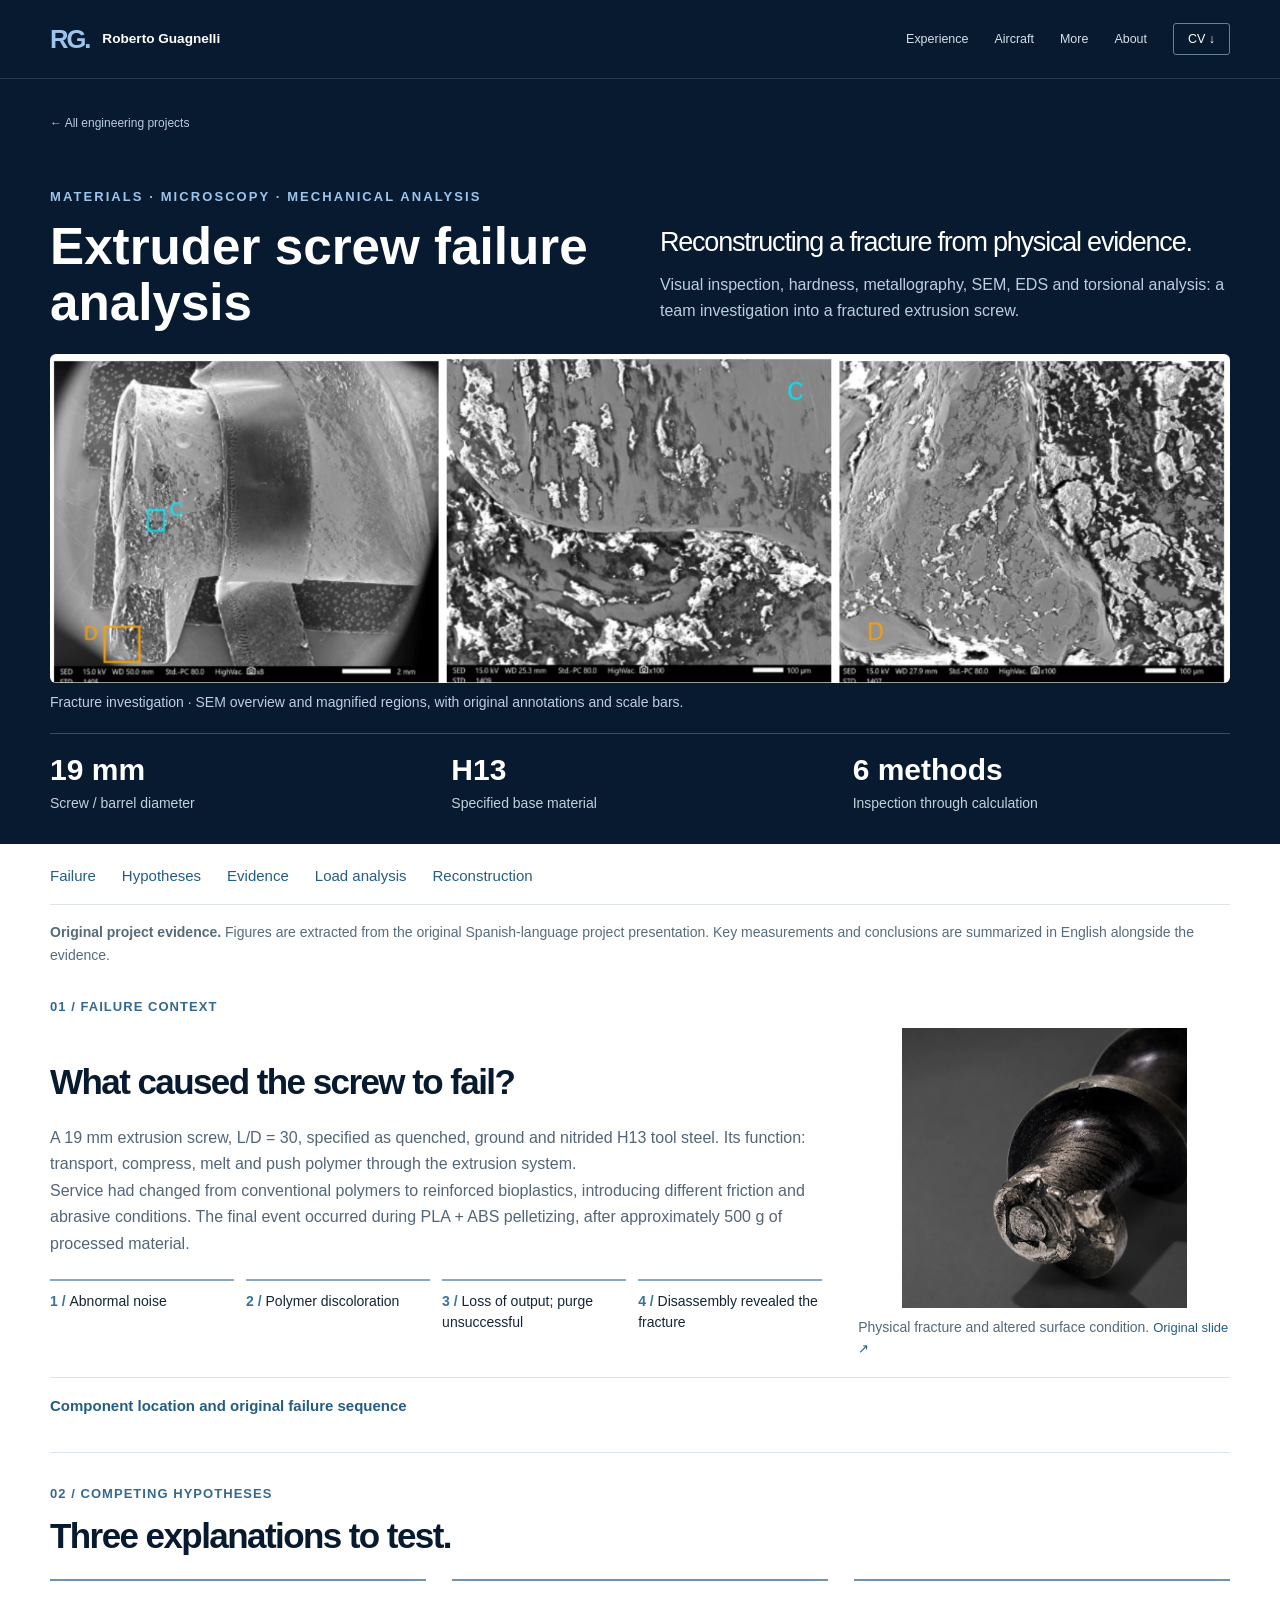
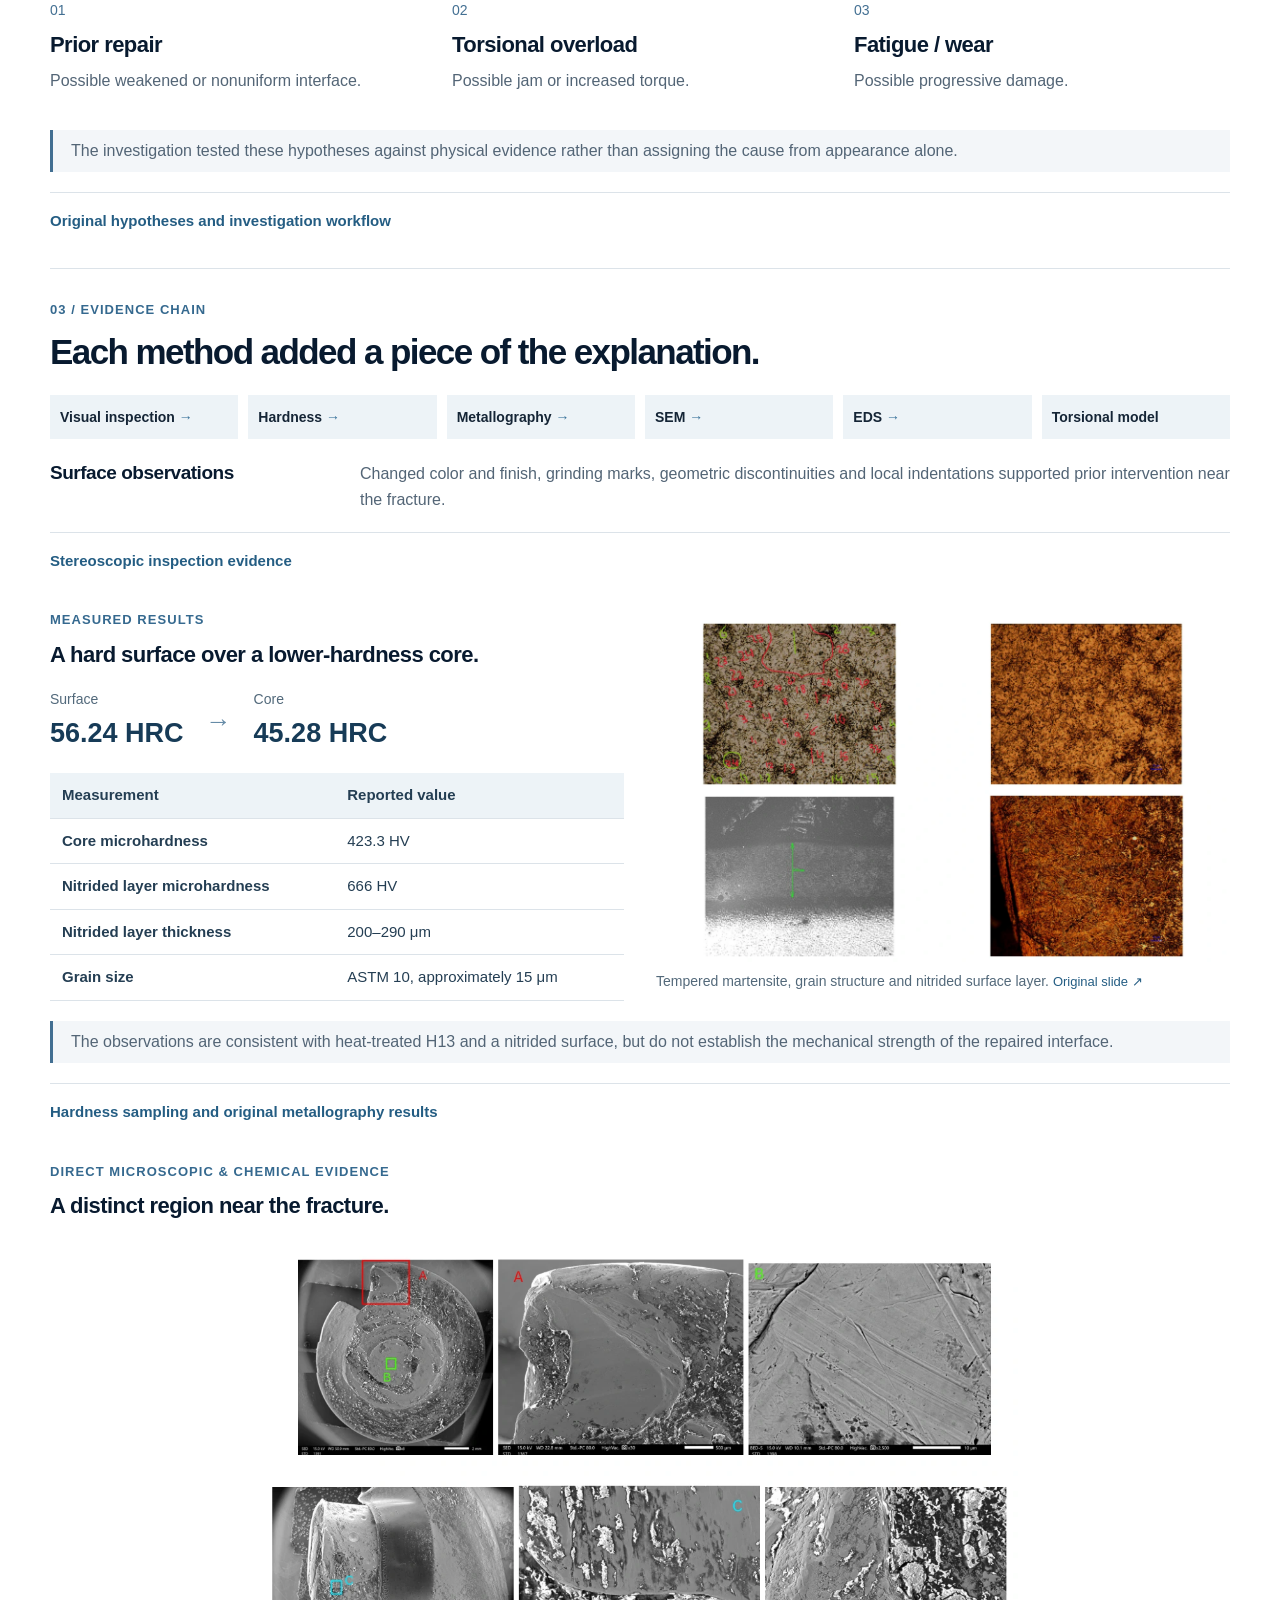
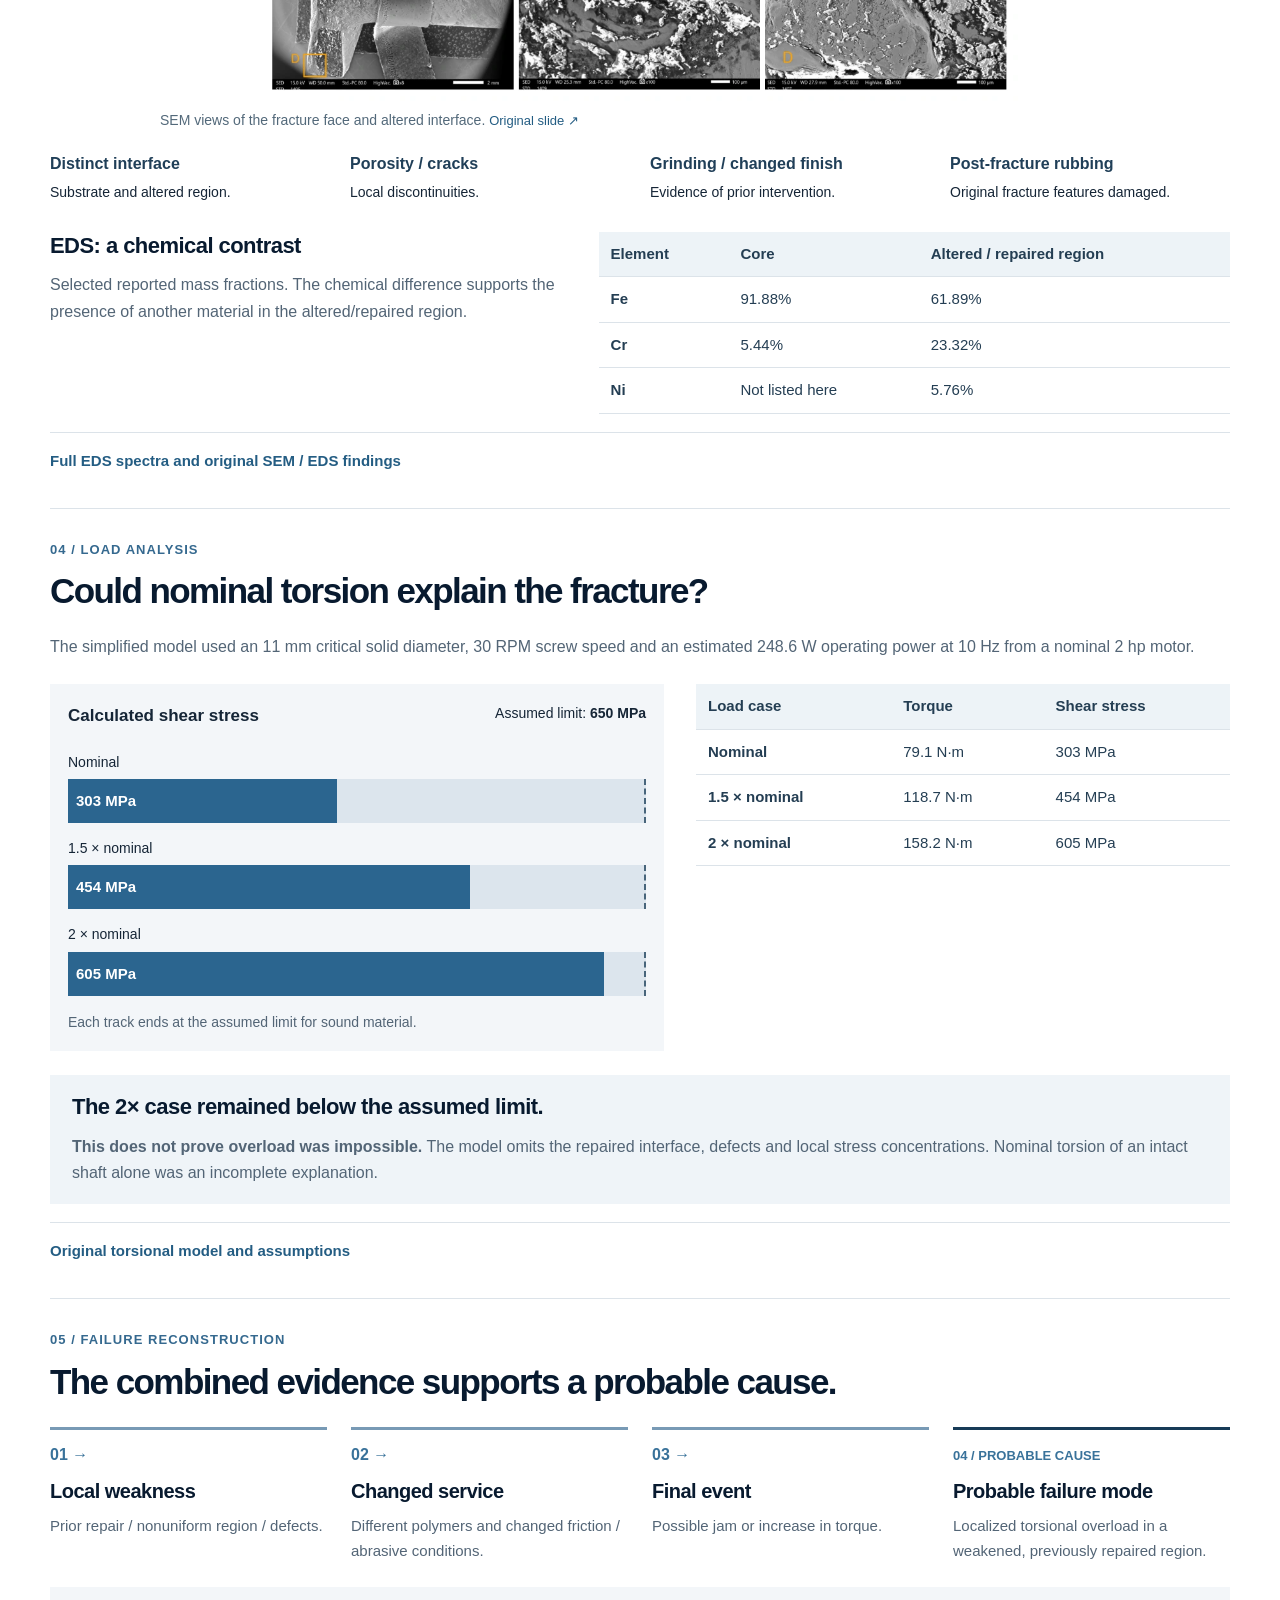
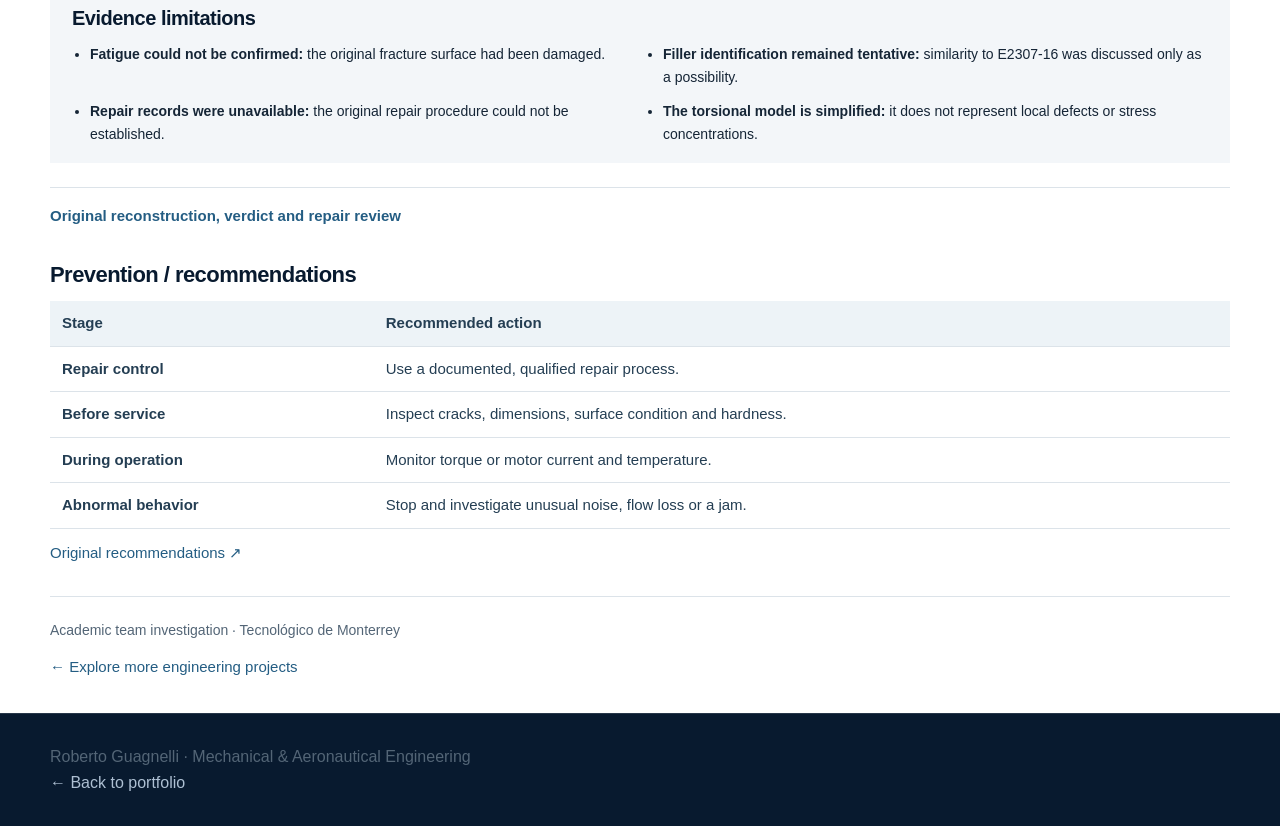
<file: projects/extruder-failure.html>
<!doctype html><html lang="en"><head>
<meta charset="utf-8"><meta name="viewport" content="width=device-width,initial-scale=1"><title>Extruder screw failure analysis | Roberto Guagnelli</title><meta name="description" content="A laboratory investigation combining fracture inspection, hardness, metallography, SEM, EDS and torsional calculations."><meta name="theme-color" content="#081a2f"><link rel="stylesheet" href="../style.css"><link rel="stylesheet" href="../engineering-studies.css?v=20260925-english"><link rel="stylesheet" href="../extruder-case.css?v=20260925-curated"><style>.site-header nav .nav-cv{border:1px solid #668098;padding:5px 14px;border-radius:3px;color:#fff}@media(max-width:720px){.site-header nav .nav-cv{padding:3px 10px}}</style></head><body class="case-page engineering-page extruder-page"><a class="skip-link" href="#main">Skip to content</a><header class="site-header"><div class="container nav-container"><a class="logo" href="../index.html"><span class="monogram">RG.</span><span>Roberto Guagnelli</span></a><nav aria-label="Main navigation"><a href="../index.html#experience">Experience</a><a href="../index.html#projects">Aircraft</a><a href="../index.html#additional">More</a><a href="../index.html#about">About</a><a class="nav-cv" href="../assets/Roberto_Guagnelli_CV.pdf" target="_blank" rel="noopener noreferrer" type="application/pdf">CV <span aria-hidden="true">↓</span></a></nav></div></header><main id="main"><section class="hero ex-hero"><div class="container"><a class="back-link" href="../index.html#additional">← All engineering projects</a><p class="eyebrow">MATERIALS · MICROSCOPY · MECHANICAL ANALYSIS</p><div class="ex-title"><h1>Extruder screw failure analysis</h1><div><h2>Reconstructing a fracture from physical evidence.</h2><p>Visual inspection, hardness, metallography, SEM, EDS and torsional analysis: a team investigation into a fractured extrusion screw.</p></div></div><figure class="ex-cover"><a href="../images/engineering/screw-investigation-hero.webp" target="_blank" rel="noopener" aria-label="Enlarge SEM investigation images"><img src="../images/engineering/screw-investigation-hero.webp" width="1920" height="536" fetchpriority="high" alt="Three SEM views showing the fractured screw and magnified regions C and D, with original scale bars"></a><figcaption>Fracture investigation · SEM overview and magnified regions, with original annotations and scale bars.</figcaption></figure><div class="ex-metrics"><div><strong>19 mm</strong><span>Screw / barrel diameter</span></div><div><strong>H13</strong><span>Specified base material</span></div><div><strong>6 methods</strong><span>Inspection through calculation</span></div></div></div></section><div class="container ex-body"><nav class="ex-nav" aria-label="Project sections"><a href="#failure">Failure</a><a href="#hypotheses">Hypotheses</a><a href="#evidence">Evidence</a><a href="#loads">Load analysis</a><a href="#reconstruction">Reconstruction</a></nav><p class="ex-source"><strong>Original project evidence.</strong> Figures are extracted from the original Spanish-language project presentation. Key measurements and conclusions are summarized in English alongside the evidence.</p>
<section class="ex-section" id="failure"><p class="eyebrow">01 / FAILURE CONTEXT</p><div class="ex-context"><div><h2>What caused the screw to fail?</h2><p>A 19 mm extrusion screw, L/D = 30, specified as quenched, ground and nitrided H13 tool steel. Its function: transport, compress, melt and push polymer through the extrusion system.</p><p>Service had changed from conventional polymers to reinforced bioplastics, introducing different friction and abrasive conditions. The final event occurred during PLA + ABS pelletizing, after approximately 500 g of processed material.</p><ol class="ex-events"><li>Abnormal noise</li><li>Polymer discoloration</li><li>Loss of output; purge unsuccessful</li><li>Disassembly revealed the fracture</li></ol></div><figure class="ex-figure"><a href="../images/engineering/screw-6.webp" target="_blank" rel="noopener" aria-label="Open original slide: Physical fracture and altered surface condition."><img src="../images/engineering/screw-fracture-detail.webp" width="613" height="602" loading="lazy" alt="Physical fracture and altered surface condition."></a><figcaption>Physical fracture and altered surface condition. <a href="../images/engineering/screw-6.webp" target="_blank" rel="noopener">Original slide ↗</a></figcaption></figure></div><details class="ex-extra"><summary>Component location and original failure sequence</summary><div class="ex-extra-grid"><figure class="ex-figure"><a href="../images/engineering/screw-2.webp" target="_blank" rel="noopener" aria-label="Open original slide: Component function, material and service change."><img src="../images/engineering/screw-2.webp" width="1440" height="810" loading="lazy" alt="Component function, material and service change."></a><figcaption>Component function, material and service change. <a href="../images/engineering/screw-2.webp" target="_blank" rel="noopener">Original slide ↗</a></figcaption></figure><figure class="ex-figure"><a href="../images/engineering/screw-3.webp" target="_blank" rel="noopener" aria-label="Open original slide: Failure location and operating sequence."><img src="../images/engineering/screw-3.webp" width="1440" height="810" loading="lazy" alt="Failure location and operating sequence."></a><figcaption>Failure location and operating sequence. <a href="../images/engineering/screw-3.webp" target="_blank" rel="noopener">Original slide ↗</a></figcaption></figure></div></details></section>
<section class="ex-section" id="hypotheses"><p class="eyebrow">02 / COMPETING HYPOTHESES</p><h2>Three explanations to test.</h2><div class="ex-hypotheses"><article><span>01</span><h3>Prior repair</h3><p>Possible weakened or nonuniform interface.</p></article><article><span>02</span><h3>Torsional overload</h3><p>Possible jam or increased torque.</p></article><article><span>03</span><h3>Fatigue / wear</h3><p>Possible progressive damage.</p></article></div><p class="ex-takeaway">The investigation tested these hypotheses against physical evidence rather than assigning the cause from appearance alone.</p><details class="ex-extra"><summary>Original hypotheses and investigation workflow</summary><div class="ex-extra-grid"><figure class="ex-figure"><a href="../images/engineering/screw-4.webp" target="_blank" rel="noopener" aria-label="Open original slide: Initial hypotheses."><img src="../images/engineering/screw-4.webp" width="1440" height="810" loading="lazy" alt="Initial hypotheses."></a><figcaption>Initial hypotheses. <a href="../images/engineering/screw-4.webp" target="_blank" rel="noopener">Original slide ↗</a></figcaption></figure><figure class="ex-figure"><a href="../images/engineering/screw-5.webp" target="_blank" rel="noopener" aria-label="Open original slide: Investigation methodology."><img src="../images/engineering/screw-5.webp" width="1440" height="810" loading="lazy" alt="Investigation methodology."></a><figcaption>Investigation methodology. <a href="../images/engineering/screw-5.webp" target="_blank" rel="noopener">Original slide ↗</a></figcaption></figure></div></details></section>
<section class="ex-section" id="evidence"><p class="eyebrow">03 / EVIDENCE CHAIN</p><h2>Each method added a piece of the explanation.</h2><ol class="ex-chain"><li>Visual inspection</li><li>Hardness</li><li>Metallography</li><li>SEM</li><li>EDS</li><li>Torsional model</li></ol><div class="ex-inspection"><h3>Surface observations</h3><p>Changed color and finish, grinding marks, geometric discontinuities and local indentations supported prior intervention near the fracture.</p></div><details class="ex-extra"><summary>Stereoscopic inspection evidence</summary><div class="ex-extra-grid"><figure class="ex-figure"><a href="../images/engineering/screw-6.webp" target="_blank" rel="noopener" aria-label="Open original slide: Fracture photograph and stereoscopic observations."><img src="../images/engineering/screw-6-fig.webp" width="1200" height="1080" loading="lazy" alt="Fracture photograph and stereoscopic observations."></a><figcaption>Fracture photograph and stereoscopic observations. <a href="../images/engineering/screw-6.webp" target="_blank" rel="noopener">Original slide ↗</a></figcaption></figure></div></details><div class="ex-material"><div><p class="ex-label">MEASURED RESULTS</p><h3>A hard surface over a lower-hardness core.</h3><div class="ex-hardness"><div><span>Surface</span><strong>56.24 HRC</strong></div><span class="ex-arrow" aria-hidden="true">→</span><div><span>Core</span><strong>45.28 HRC</strong></div></div><div class="ex-table"><table><thead><tr><th scope="col">Measurement</th><th scope="col">Reported value</th></tr></thead><tbody><tr><th scope="row">Core microhardness</th><td>423.3 HV</td></tr><tr><th scope="row">Nitrided layer microhardness</th><td>666 HV</td></tr><tr><th scope="row">Nitrided layer thickness</th><td>200–290 μm</td></tr><tr><th scope="row">Grain size</th><td>ASTM 10, approximately 15 μm</td></tr></tbody></table></div></div><figure class="ex-figure"><a href="../images/engineering/screw-9.webp" target="_blank" rel="noopener" aria-label="Open original slide: Tempered martensite, grain structure and nitrided surface layer."><img src="../images/engineering/screw-9-fig.webp" width="1200" height="720" loading="lazy" alt="Tempered martensite, grain structure and nitrided surface layer."></a><figcaption>Tempered martensite, grain structure and nitrided surface layer. <a href="../images/engineering/screw-9.webp" target="_blank" rel="noopener">Original slide ↗</a></figcaption></figure></div><p class="ex-takeaway">The observations are consistent with heat-treated H13 and a nitrided surface, but do not establish the mechanical strength of the repaired interface.</p><details class="ex-extra"><summary>Hardness sampling and original metallography results</summary><div class="ex-extra-grid"><figure class="ex-figure"><a href="../images/engineering/screw-7.webp" target="_blank" rel="noopener" aria-label="Open original slide: Hardness measurements and sampling locations."><img src="../images/engineering/screw-7.webp" width="1440" height="810" loading="lazy" alt="Hardness measurements and sampling locations."></a><figcaption>Hardness measurements and sampling locations. <a href="../images/engineering/screw-7.webp" target="_blank" rel="noopener">Original slide ↗</a></figcaption></figure><figure class="ex-figure"><a href="../images/engineering/screw-9.webp" target="_blank" rel="noopener" aria-label="Open original slide: Original metallography findings."><img src="../images/engineering/screw-9.webp" width="1440" height="810" loading="lazy" alt="Original metallography findings."></a><figcaption>Original metallography findings. <a href="../images/engineering/screw-9.webp" target="_blank" rel="noopener">Original slide ↗</a></figcaption></figure></div></details><div class="ex-sem"><p class="ex-label">DIRECT MICROSCOPIC &amp; CHEMICAL EVIDENCE</p><h3>A distinct region near the fracture.</h3><figure class="ex-figure"><a href="../images/engineering/screw-10.webp" target="_blank" rel="noopener" aria-label="Open original slide: SEM views of the fracture face and altered interface."><img src="../images/engineering/screw-10-fig.webp" width="1200" height="720" loading="lazy" alt="SEM views of the fracture face and altered interface."></a><figcaption>SEM views of the fracture face and altered interface. <a href="../images/engineering/screw-10.webp" target="_blank" rel="noopener">Original slide ↗</a></figcaption></figure><div class="ex-findings"><div><strong>Distinct interface</strong><span>Substrate and altered region.</span></div><div><strong>Porosity / cracks</strong><span>Local discontinuities.</span></div><div><strong>Grinding / changed finish</strong><span>Evidence of prior intervention.</span></div><div><strong>Post-fracture rubbing</strong><span>Original fracture features damaged.</span></div></div><div class="ex-eds"><div><h3>EDS: a chemical contrast</h3><p>Selected reported mass fractions. The chemical difference supports the presence of another material in the altered/repaired region.</p></div><div class="ex-table"><table><thead><tr><th scope="col">Element</th><th scope="col">Core</th><th scope="col">Altered / repaired region</th></tr></thead><tbody><tr><th scope="row">Fe</th><td>91.88%</td><td>61.89%</td></tr><tr><th scope="row">Cr</th><td>5.44%</td><td>23.32%</td></tr><tr><th scope="row">Ni</th><td>Not listed here</td><td>5.76%</td></tr></tbody></table></div></div></div><details class="ex-extra"><summary>Full EDS spectra and original SEM / EDS findings</summary><div class="ex-extra-grid"><figure class="ex-figure"><a href="../images/engineering/screw-18.webp" target="_blank" rel="noopener" aria-label="Open original slide: EDS spectra from the analyzed regions."><img src="../images/engineering/screw-18-fig.webp" width="1200" height="720" loading="lazy" alt="EDS spectra from the analyzed regions."></a><figcaption>EDS spectra from the analyzed regions. <a href="../images/engineering/screw-18.webp" target="_blank" rel="noopener">Original slide ↗</a></figcaption></figure><figure class="ex-figure"><a href="../images/engineering/screw-11.webp" target="_blank" rel="noopener" aria-label="Open original slide: Original EDS composition comparison."><img src="../images/engineering/screw-11.webp" width="1440" height="810" loading="lazy" alt="Original EDS composition comparison."></a><figcaption>Original EDS composition comparison. <a href="../images/engineering/screw-11.webp" target="_blank" rel="noopener">Original slide ↗</a></figcaption></figure><figure class="ex-figure"><a href="../images/engineering/screw-10.webp" target="_blank" rel="noopener" aria-label="Open original slide: Original SEM annotations and interpretation."><img src="../images/engineering/screw-10.webp" width="1440" height="810" loading="lazy" alt="Original SEM annotations and interpretation."></a><figcaption>Original SEM annotations and interpretation. <a href="../images/engineering/screw-10.webp" target="_blank" rel="noopener">Original slide ↗</a></figcaption></figure></div></details></section><section class="ex-section" id="loads"><p class="eyebrow">04 / LOAD ANALYSIS</p><h2>Could nominal torsion explain the fracture?</h2><p>The simplified model used an 11 mm critical solid diameter, 30 RPM screw speed and an estimated 248.6 W operating power at 10 Hz from a nominal 2 hp motor.</p><div class="ex-load-grid"><div class="ex-chart" role="img" aria-label="Calculated shear stress: nominal 303 MPa, 1.5 times nominal 454 MPa, twice nominal 605 MPa. Assumed shear limit for sound material: 650 MPa."><div class="ex-chart-heading"><strong>Calculated shear stress</strong><span>Assumed limit: <b>650 MPa</b></span></div><div class="ex-bar-row"><span>Nominal</span><div class="ex-track"><div class="ex-bar" style="width:46.6154%"><strong>303 MPa</strong></div></div></div><div class="ex-bar-row"><span>1.5 × nominal</span><div class="ex-track"><div class="ex-bar" style="width:69.8462%"><strong>454 MPa</strong></div></div></div><div class="ex-bar-row"><span>2 × nominal</span><div class="ex-track"><div class="ex-bar" style="width:93.0769%"><strong>605 MPa</strong></div></div></div><p>Each track ends at the assumed limit for sound material.</p></div><div class="ex-table"><table><thead><tr><th scope="col">Load case</th><th scope="col">Torque</th><th scope="col">Shear stress</th></tr></thead><tbody><tr><th scope="row">Nominal</th><td>79.1 N·m</td><td>303 MPa</td></tr><tr><th scope="row">1.5 × nominal</th><td>118.7 N·m</td><td>454 MPa</td></tr><tr><th scope="row">2 × nominal</th><td>158.2 N·m</td><td>605 MPa</td></tr></tbody></table></div></div><div class="ex-model-conclusion"><h3>The 2× case remained below the assumed limit.</h3><p><strong>This does not prove overload was impossible.</strong> The model omits the repaired interface, defects and local stress concentrations. Nominal torsion of an intact shaft alone was an incomplete explanation.</p></div><details class="ex-extra"><summary>Original torsional model and assumptions</summary><div class="ex-extra-grid"><figure class="ex-figure"><a href="../images/engineering/screw-8.webp" target="_blank" rel="noopener" aria-label="Open original slide: Torsional calculation, assumptions and estimated material limit."><img src="../images/engineering/screw-8.webp" width="1440" height="810" loading="lazy" alt="Torsional calculation, assumptions and estimated material limit."></a><figcaption>Torsional calculation, assumptions and estimated material limit. <a href="../images/engineering/screw-8.webp" target="_blank" rel="noopener">Original slide ↗</a></figcaption></figure></div></details></section><section class="ex-section" id="reconstruction"><p class="eyebrow">05 / FAILURE RECONSTRUCTION</p><h2>The combined evidence supports a probable cause.</h2><ol class="ex-reconstruction"><li><h3>Local weakness</h3><p>Prior repair / nonuniform region / defects.</p></li><li><h3>Changed service</h3><p>Different polymers and changed friction / abrasive conditions.</p></li><li><h3>Final event</h3><p>Possible jam or increase in torque.</p></li><li><h3>Probable failure mode</h3><p>Localized torsional overload in a weakened, previously repaired region.</p></li></ol><aside class="ex-limits"><h3>Evidence limitations</h3><ul><li><strong>Fatigue could not be confirmed:</strong> the original fracture surface had been damaged.</li><li><strong>Filler identification remained tentative:</strong> similarity to E2307-16 was discussed only as a possibility.</li><li><strong>Repair records were unavailable:</strong> the original repair procedure could not be established.</li><li><strong>The torsional model is simplified:</strong> it does not represent local defects or stress concentrations.</li></ul></aside><details class="ex-extra"><summary>Original reconstruction, verdict and repair review</summary><div class="ex-extra-grid"><figure class="ex-figure"><a href="../images/engineering/screw-14.webp" target="_blank" rel="noopener" aria-label="Open original slide: Team reconstruction of the failure."><img src="../images/engineering/screw-14.webp" width="1440" height="810" loading="lazy" alt="Team reconstruction of the failure."></a><figcaption>Team reconstruction of the failure. <a href="../images/engineering/screw-14.webp" target="_blank" rel="noopener">Original slide ↗</a></figcaption></figure><figure class="ex-figure"><a href="../images/engineering/screw-15.webp" target="_blank" rel="noopener" aria-label="Open original slide: Probable cause and evidence limits."><img src="../images/engineering/screw-15.webp" width="1440" height="810" loading="lazy" alt="Probable cause and evidence limits."></a><figcaption>Probable cause and evidence limits. <a href="../images/engineering/screw-15.webp" target="_blank" rel="noopener">Original slide ↗</a></figcaption></figure><figure class="ex-figure"><a href="../images/engineering/screw-12.webp" target="_blank" rel="noopener" aria-label="Open original slide: Repair-process considerations and welding references reviewed."><img src="../images/engineering/screw-12.webp" width="1440" height="810" loading="lazy" alt="Repair-process considerations and welding references reviewed."></a><figcaption>Repair-process considerations and welding references reviewed. <a href="../images/engineering/screw-12.webp" target="_blank" rel="noopener">Original slide ↗</a></figcaption></figure></div></details><div class="ex-prevention"><h3>Prevention / recommendations</h3><div class="ex-table"><table><thead><tr><th scope="col">Stage</th><th scope="col">Recommended action</th></tr></thead><tbody><tr><th scope="row">Repair control</th><td>Use a documented, qualified repair process.</td></tr><tr><th scope="row">Before service</th><td>Inspect cracks, dimensions, surface condition and hardness.</td></tr><tr><th scope="row">During operation</th><td>Monitor torque or motor current and temperature.</td></tr><tr><th scope="row">Abnormal behavior</th><td>Stop and investigate unusual noise, flow loss or a jam.</td></tr></tbody></table></div><a class="ex-source-link" href="../images/engineering/screw-16.webp" target="_blank" rel="noopener">Original recommendations ↗</a></div></section><div class="ex-close"><p>Academic team investigation · Tecnológico de Monterrey</p><a href="../index.html#additional">← Explore more engineering projects</a></div></div></main><footer class="site-footer"><div class="container"><p>Roberto Guagnelli · Mechanical &amp; Aeronautical Engineering</p><a href="../index.html#additional">← Back to portfolio</a></div></footer></body></html>
</file>
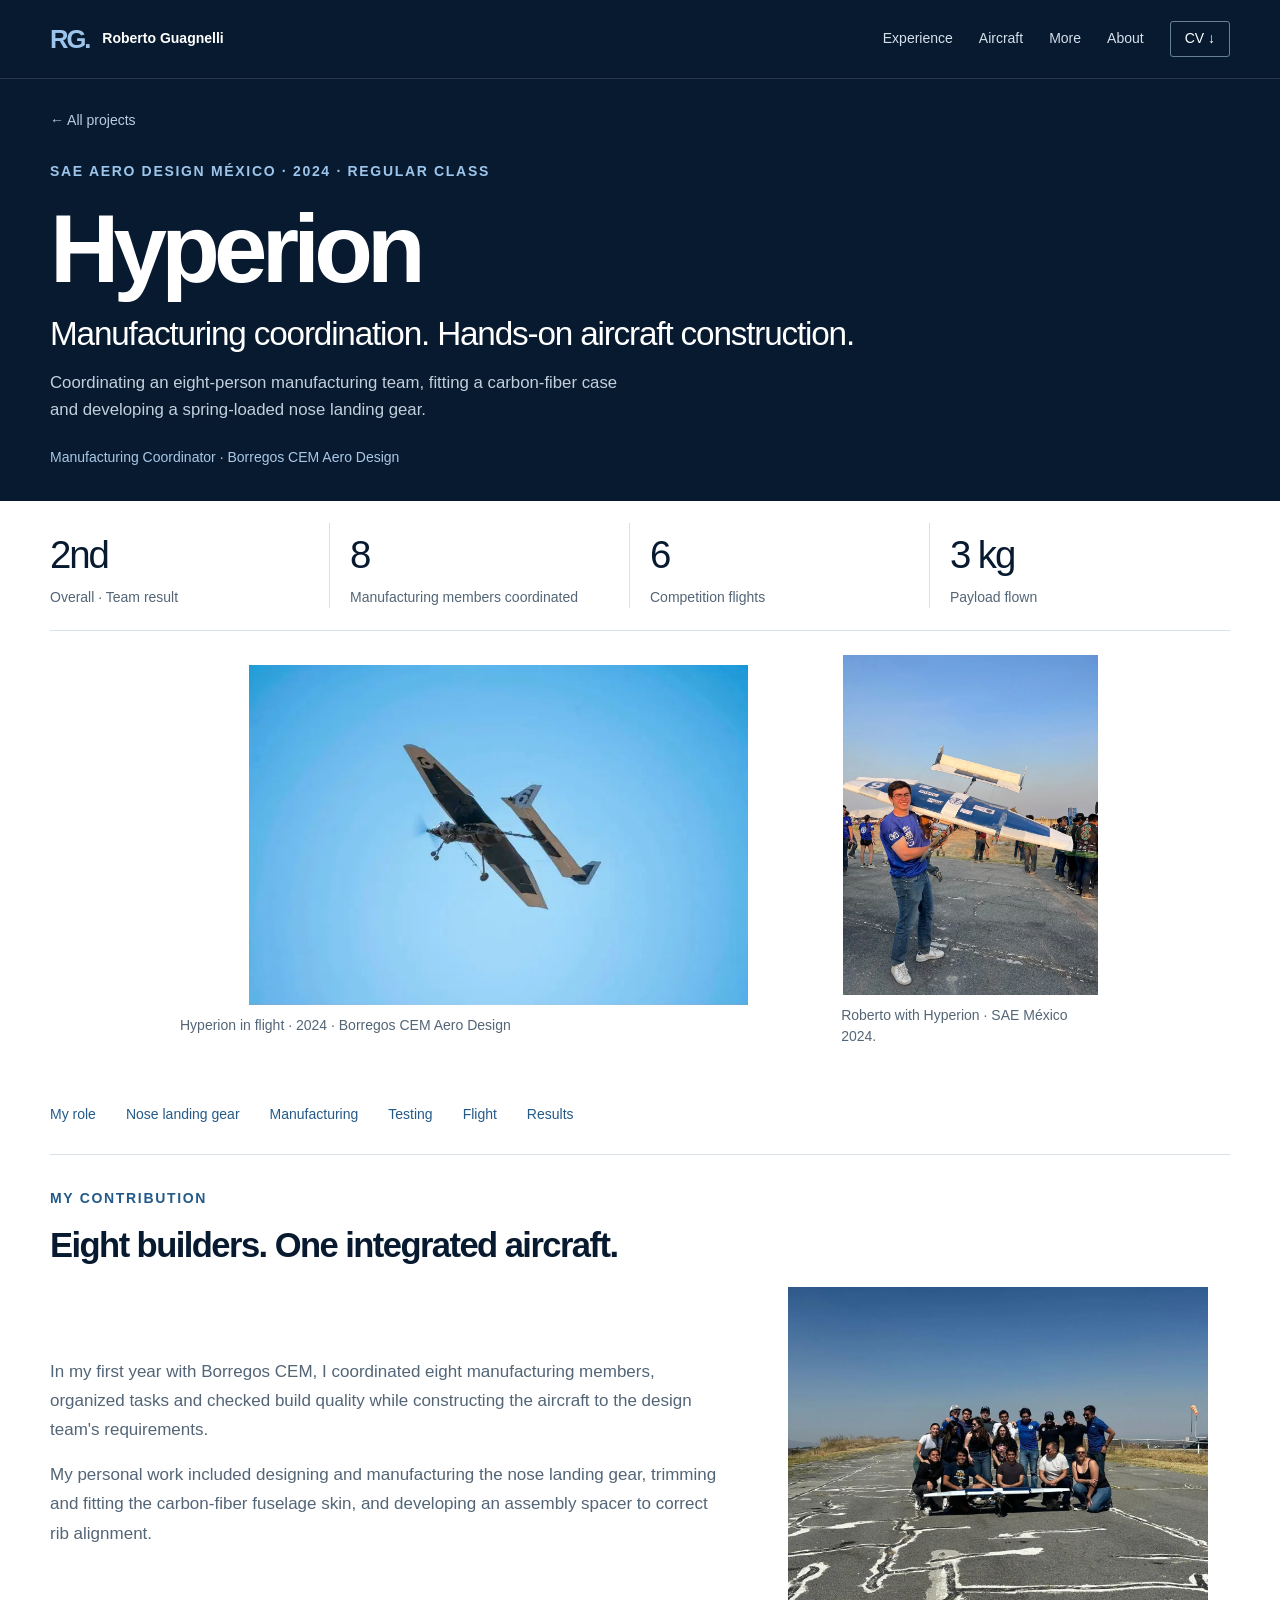
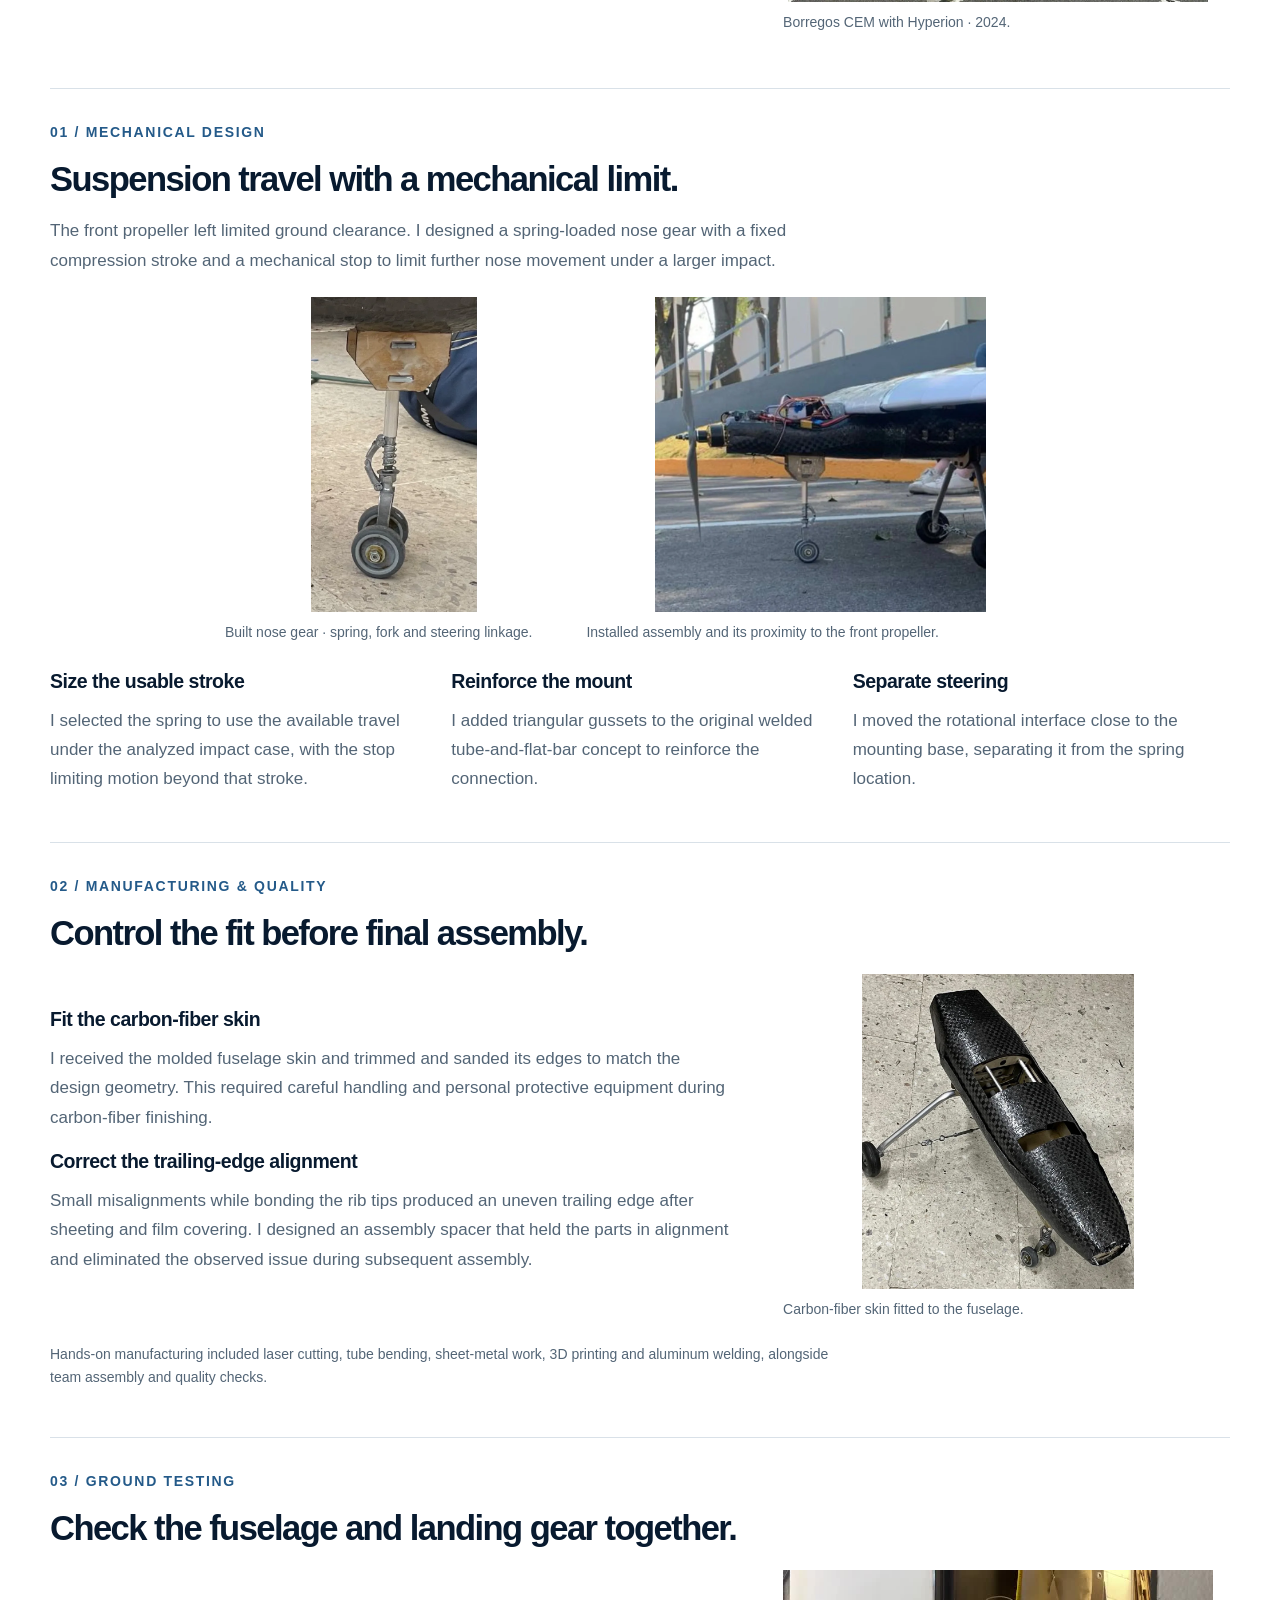
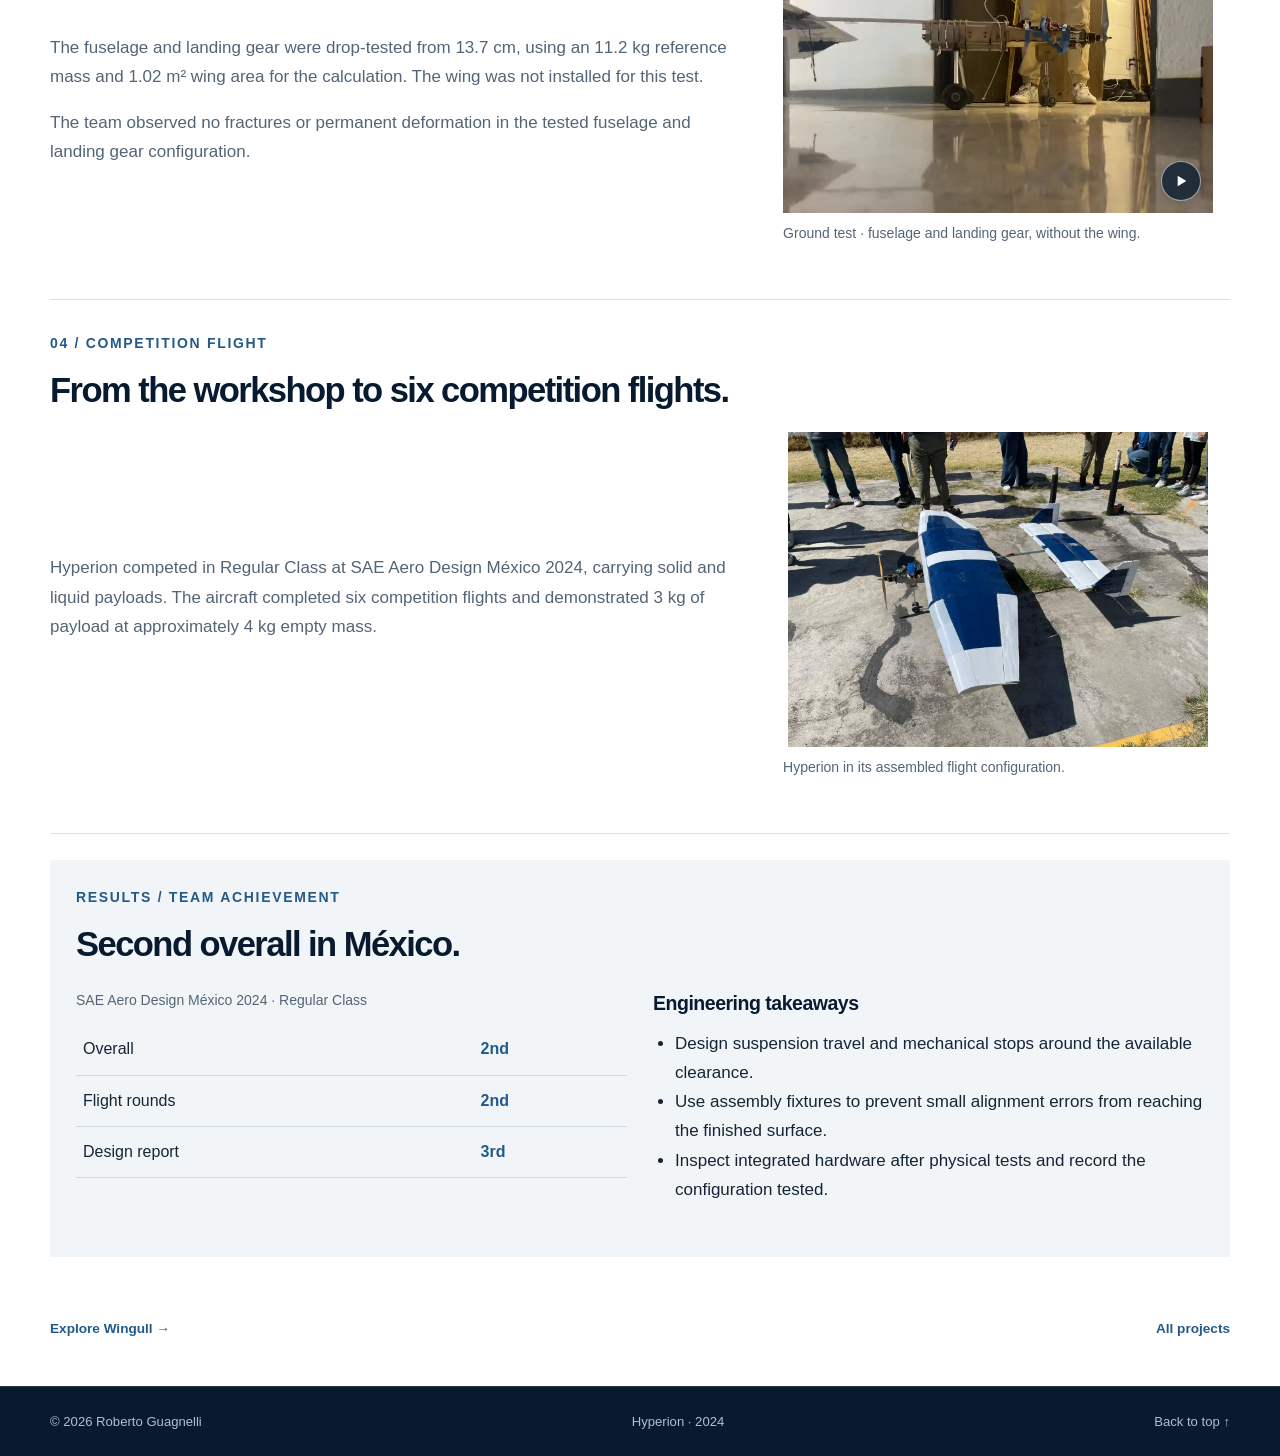
<file: projects/hyperion.html>
<!doctype html>
<html lang="en">
<head>
<meta charset="utf-8"><meta name="viewport" content="width=device-width,initial-scale=1"><title>Hyperion 2024 | Roberto Guagnelli</title><meta name="description" content="Hyperion: manufacturing coordination, carbon-fiber case fitting and a spring-loaded nose landing gear. Second overall in Regular Class at SAE Aero Design México 2024."><link rel="stylesheet" href="../style.css?v=20260918-hyperion"><link rel="stylesheet" href="../portfolio-refinement.css?v=20260924-photos"><link rel="stylesheet" href="../video-controls.css?v=20261007"><link rel="stylesheet" href="../hyperion-layout.css?v=20261021-readable">
<style>.site-header nav .nav-cv{border:1px solid #668098;padding:5px 14px;border-radius:3px;color:#fff}@media(max-width:720px){.site-header nav .nav-cv{padding:3px 10px}}</style></head>
<body class="case-page hyperion-page">
<a class="skip-link" href="#main">Skip to content</a>
<header class="site-header"><div class="container nav-container"><a class="logo" href="../index.html"><span class="monogram" aria-hidden="true">RG.</span><span>Roberto Guagnelli</span></a><nav aria-label="Main navigation"><a href="../index.html#experience">Experience</a><a href="../index.html#projects">Aircraft</a><a href="../index.html#additional">More</a><a href="../index.html#about">About</a><a class="nav-cv" href="../assets/Roberto_Guagnelli_CV.pdf" target="_blank" rel="noopener noreferrer" type="application/pdf">CV <span aria-hidden="true">↓</span></a></nav></div></header>
<main id="main">
<section class="hero case-hero"><div class="container"><a class="back-link" href="../index.html#projects">← All projects</a><p class="eyebrow">SAE AERO DESIGN MÉXICO · 2024 · REGULAR CLASS</p><h1>Hyperion</h1><h2>Manufacturing coordination. Hands-on aircraft construction.</h2><p class="hero-text">Coordinating an eight-person manufacturing team, fitting a carbon-fiber case and developing a spring-loaded nose landing gear.</p><p class="role">Manufacturing Coordinator · Borregos CEM Aero Design</p></div></section>
<div class="container case-body">
<div class="metrics"><div><strong>2nd</strong><span>Overall · Team result</span></div><div><strong>8</strong><span>Manufacturing members coordinated</span></div><div><strong>6</strong><span>Competition flights</span></div><div><strong>3 kg</strong><span>Payload flown</span></div></div>
<div class="hyperion-intro-visuals"><figure class="aircraft-overview"><a href="../images/hyperion-cover-884.webp" target="_blank" rel="noopener" class="image-link" aria-label="Open full-size image: Hyperion aircraft flying against a clear blue sky"><img src="../images/hyperion-cover-884.webp" srcset="../images/hyperion-cover-480.webp 480w, ../images/hyperion-cover-884.webp 884w" sizes="(max-width: 720px) calc(100vw - 40px), 884px" width="884" height="603" decoding="async" alt="Hyperion aircraft flying against a clear blue sky"></a><figcaption>Hyperion in flight · 2024 · Borregos CEM Aero Design</figcaption></figure>
<figure><a class="image-link" href="../images/portfolio/hyperion-roberto-1280.webp" target="_blank" rel="noopener"><img src="../images/portfolio/hyperion-roberto-1280.webp" width="960" height="1280" loading="lazy" decoding="async" alt="Roberto holding Hyperion at the competition field"></a><figcaption>Roberto with Hyperion · SAE México 2024.</figcaption></figure></div><nav class="case-nav" aria-label="Project sections"><a href="#contribution">My role</a><a href="#landing-gear">Nose landing gear</a><a href="#manufacturing">Manufacturing</a><a href="#testing">Testing</a><a href="#flight">Flight</a><a href="#results">Results</a></nav>

<section class="case-section" id="contribution">
<p class="eyebrow">MY CONTRIBUTION</p><h2>Eight builders. One integrated aircraft.</h2>
<div class="hp-pair hp-team"><div><p>In my first year with Borregos CEM, I coordinated eight manufacturing members, organized tasks and checked build quality while constructing the aircraft to the design team's requirements.</p><p>My personal work included designing and manufacturing the nose landing gear, trimming and fitting the carbon-fiber fuselage skin, and developing an assembly spacer to correct rib alignment.</p></div>
<figure><a href="../images/hyperion/team.webp" target="_blank" rel="noopener" class="image-link" aria-label="Open full-size image: Borregos CEM team gathered with Hyperion on the runway"><img src="../images/hyperion/team.webp" width="1280" height="960" loading="lazy" decoding="async" alt="Borregos CEM team gathered with Hyperion on the runway"></a><figcaption>Borregos CEM with Hyperion · 2024.</figcaption></figure></div>
</section>
<section class="case-section" id="landing-gear">
<p class="eyebrow">01 / MECHANICAL DESIGN</p><h2>Suspension travel with a mechanical limit.</h2>
<p>The front propeller left limited ground clearance. I designed a spring-loaded nose gear with a fixed compression stroke and a mechanical stop to limit further nose movement under a larger impact.</p>
<div class="hp-pair hp-gear">
<figure><a href="../images/hyperion/nose-gear.webp" target="_blank" rel="noopener" class="image-link" aria-label="Open full-size image: Close-up of Hyperion's spring-loaded nose gear and twin wheels"><img src="../images/hyperion/nose-gear.webp" width="477" height="904" loading="lazy" decoding="async" alt="Close-up of Hyperion's spring-loaded nose gear and twin wheels"></a><figcaption>Built nose gear · spring, fork and steering linkage.</figcaption></figure>
<figure><a href="../images/hyperion/gear-installed.webp" target="_blank" rel="noopener" class="image-link" aria-label="Open full-size image: Hyperion nose gear installed beneath the fuselage near the propeller"><img src="../images/hyperion/gear-installed.webp" width="1100" height="1047" loading="lazy" decoding="async" alt="Hyperion nose gear installed beneath the fuselage near the propeller"></a><figcaption>Installed assembly and its proximity to the front propeller.</figcaption></figure>
</div>
<div class="hp-decisions">
<article><h3>Size the usable stroke</h3><p>I selected the spring to use the available travel under the analyzed impact case, with the stop limiting motion beyond that stroke.</p></article>
<article><h3>Reinforce the mount</h3><p>I added triangular gussets to the original welded tube-and-flat-bar concept to reinforce the connection.</p></article>
<article><h3>Separate steering</h3><p>I moved the rotational interface close to the mounting base, separating it from the spring location.</p></article>
</div>
</section>
<section class="case-section" id="manufacturing">
<p class="eyebrow">02 / MANUFACTURING &amp; QUALITY</p><h2>Control the fit before final assembly.</h2>
<div class="hp-pair"><div><h3>Fit the carbon-fiber skin</h3><p>I received the molded fuselage skin and trimmed and sanded its edges to match the design geometry. This required careful handling and personal protective equipment during carbon-fiber finishing.</p><h3>Correct the trailing-edge alignment</h3><p>Small misalignments while bonding the rib tips produced an uneven trailing edge after sheeting and film covering. I designed an assembly spacer that held the parts in alignment and eliminated the observed issue during subsequent assembly.</p></div>
<figure><a href="../images/hyperion/carbon-shell.webp" target="_blank" rel="noopener" class="image-link" aria-label="Open full-size image: Trimmed carbon-fiber fuselage skin fitted around the frame and access openings"><img src="../images/hyperion/carbon-shell.webp" width="950" height="1100" loading="lazy" decoding="async" alt="Trimmed carbon-fiber fuselage skin fitted around the frame and access openings"></a><figcaption>Carbon-fiber skin fitted to the fuselage.</figcaption></figure></div>
<p class="caption">Hands-on manufacturing included laser cutting, tube bending, sheet-metal work, 3D printing and aluminum welding, alongside team assembly and quality checks.</p>
</section>
<section class="case-section" id="testing">
<p class="eyebrow">03 / GROUND TESTING</p><h2>Check the fuselage and landing gear together.</h2>
<div class="hp-pair"><div><p>The fuselage and landing gear were drop-tested from 13.7 cm, using an 11.2 kg reference mass and 1.02 m² wing area for the calculation. The wing was not installed for this test.</p><p>The team observed no fractures or permanent deformation in the tested fuselage and landing gear configuration.</p></div>
<figure><video muted onvolumechange="if(!this.muted||this.volume!==0){this.muted=true;this.volume=0}" playsinline preload="none" poster="../images/hyperion/drop-poster.jpg" width="848" height="480" aria-label="Hyperion fuselage and landing gear drop test" loop autoplay><source src="../videos/hyperion-drop-test.mp4" type="video/mp4"></source></video><figcaption>Ground test · fuselage and landing gear, without the wing.</figcaption></figure></div>
</section>
<section class="case-section" id="flight">
<p class="eyebrow">04 / COMPETITION FLIGHT</p><h2>From the workshop to six competition flights.</h2>
<div class="hp-pair"><div><p>Hyperion competed in Regular Class at SAE Aero Design México 2024, carrying solid and liquid payloads. The aircraft completed six competition flights and demonstrated 3 kg of payload at approximately 4 kg empty mass.</p></div>
<figure><a href="../images/hyperion/aircraft.webp" target="_blank" rel="noopener" class="image-link" aria-label="Open full-size image: Completed blue and white Hyperion aircraft on the ground"><img src="../images/hyperion/aircraft.webp" width="1280" height="960" loading="lazy" decoding="async" alt="Completed blue and white Hyperion aircraft on the ground"></a><figcaption>Hyperion in its assembled flight configuration.</figcaption></figure></div>
</section>
<section class="case-section" id="results">
<p class="eyebrow">RESULTS / TEAM ACHIEVEMENT</p><h2>Second overall in México.</h2>
<div class="detail-grid"><div><table><caption>SAE Aero Design México 2024 · Regular Class</caption><tbody><tr><th scope="row">Overall</th><td>2nd</td></tr><tr><th scope="row">Flight rounds</th><td>2nd</td></tr><tr><th scope="row">Design report</th><td>3rd</td></tr></tbody></table></div>
<div><h3>Engineering takeaways</h3><ul><li>Design suspension travel and mechanical stops around the available clearance.</li><li>Use assembly fixtures to prevent small alignment errors from reaching the finished surface.</li><li>Inspect integrated hardware after physical tests and record the configuration tested.</li></ul></div></div>
</section>
<div class="next-project"><a href="wingull.html">Explore Wingull →</a><a href="../index.html#projects">All projects</a></div></div></main>
<footer><div class="container footer-content"><p>© 2026 Roberto Guagnelli</p><p>Hyperion · 2024</p><a href="#main">Back to top ↑</a></div></footer><script src="../video-controls.js?v=20261007"></script>
</body></html>
</file>
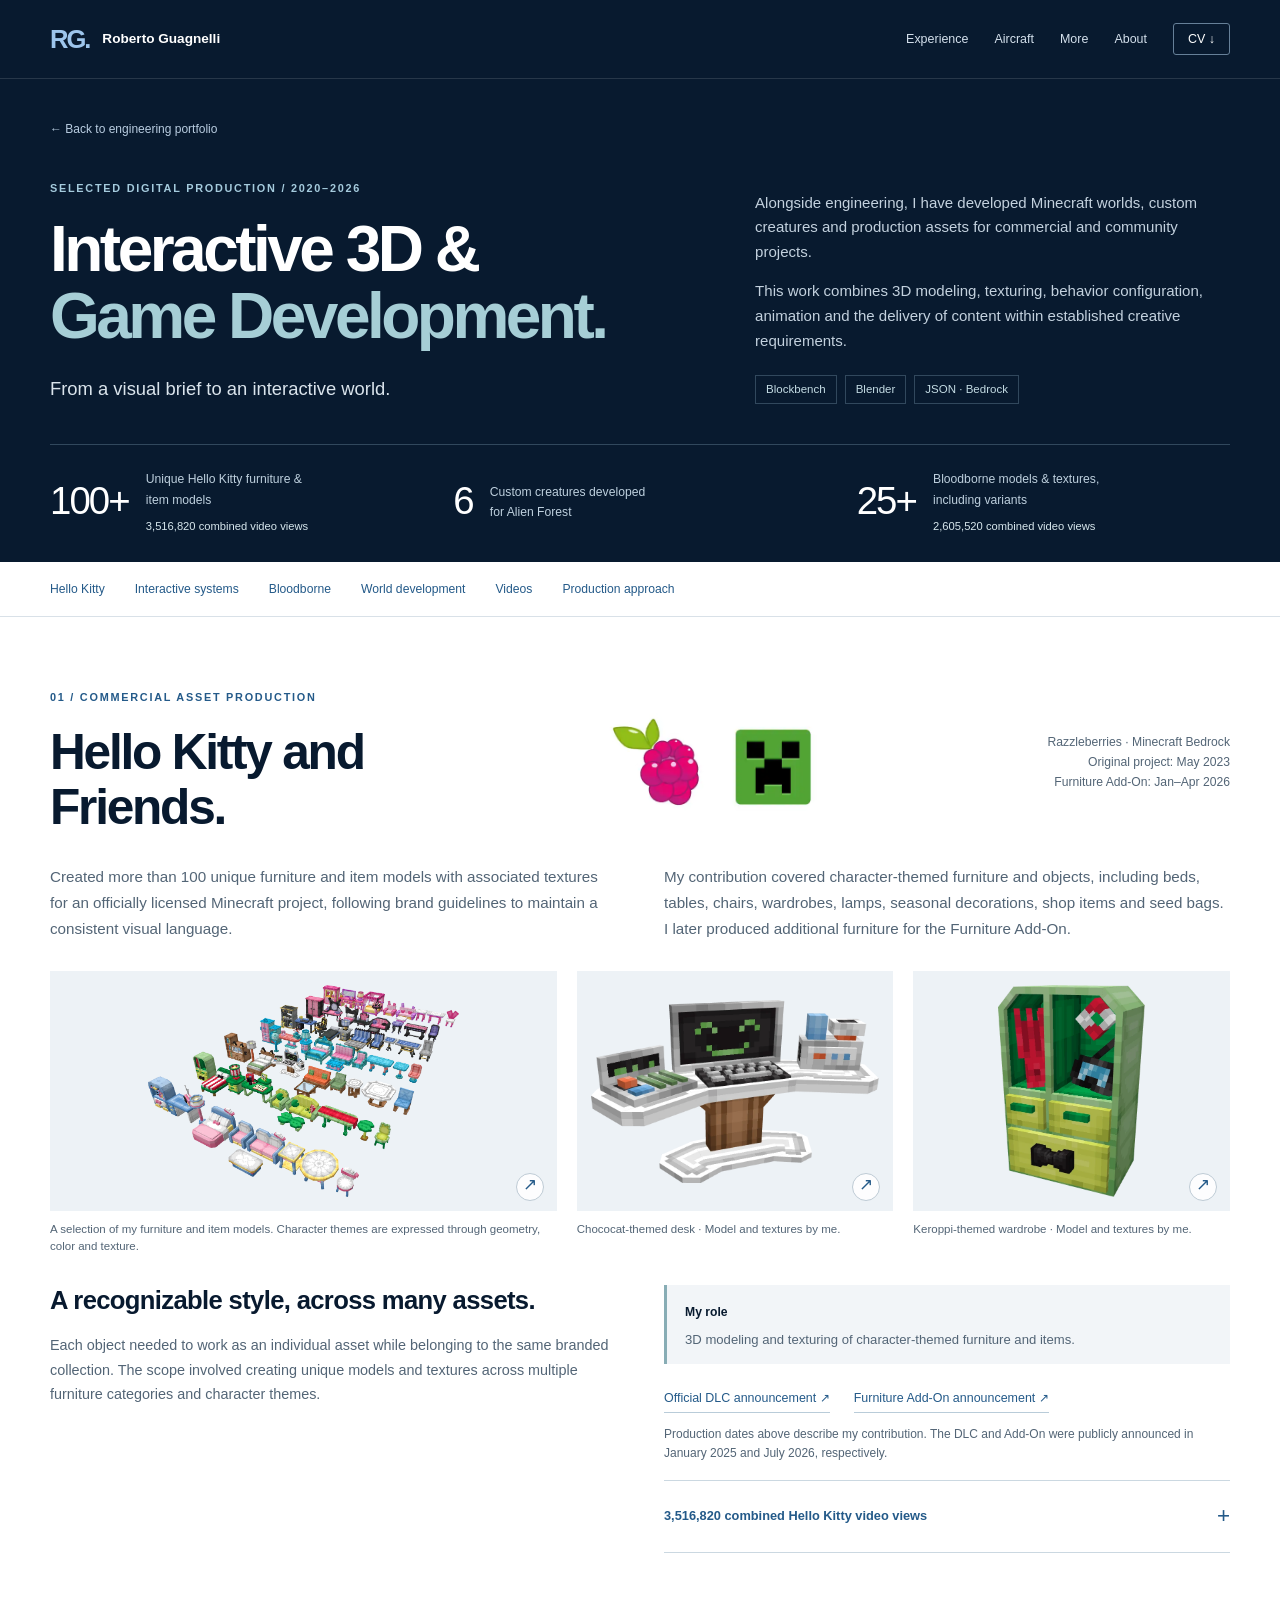
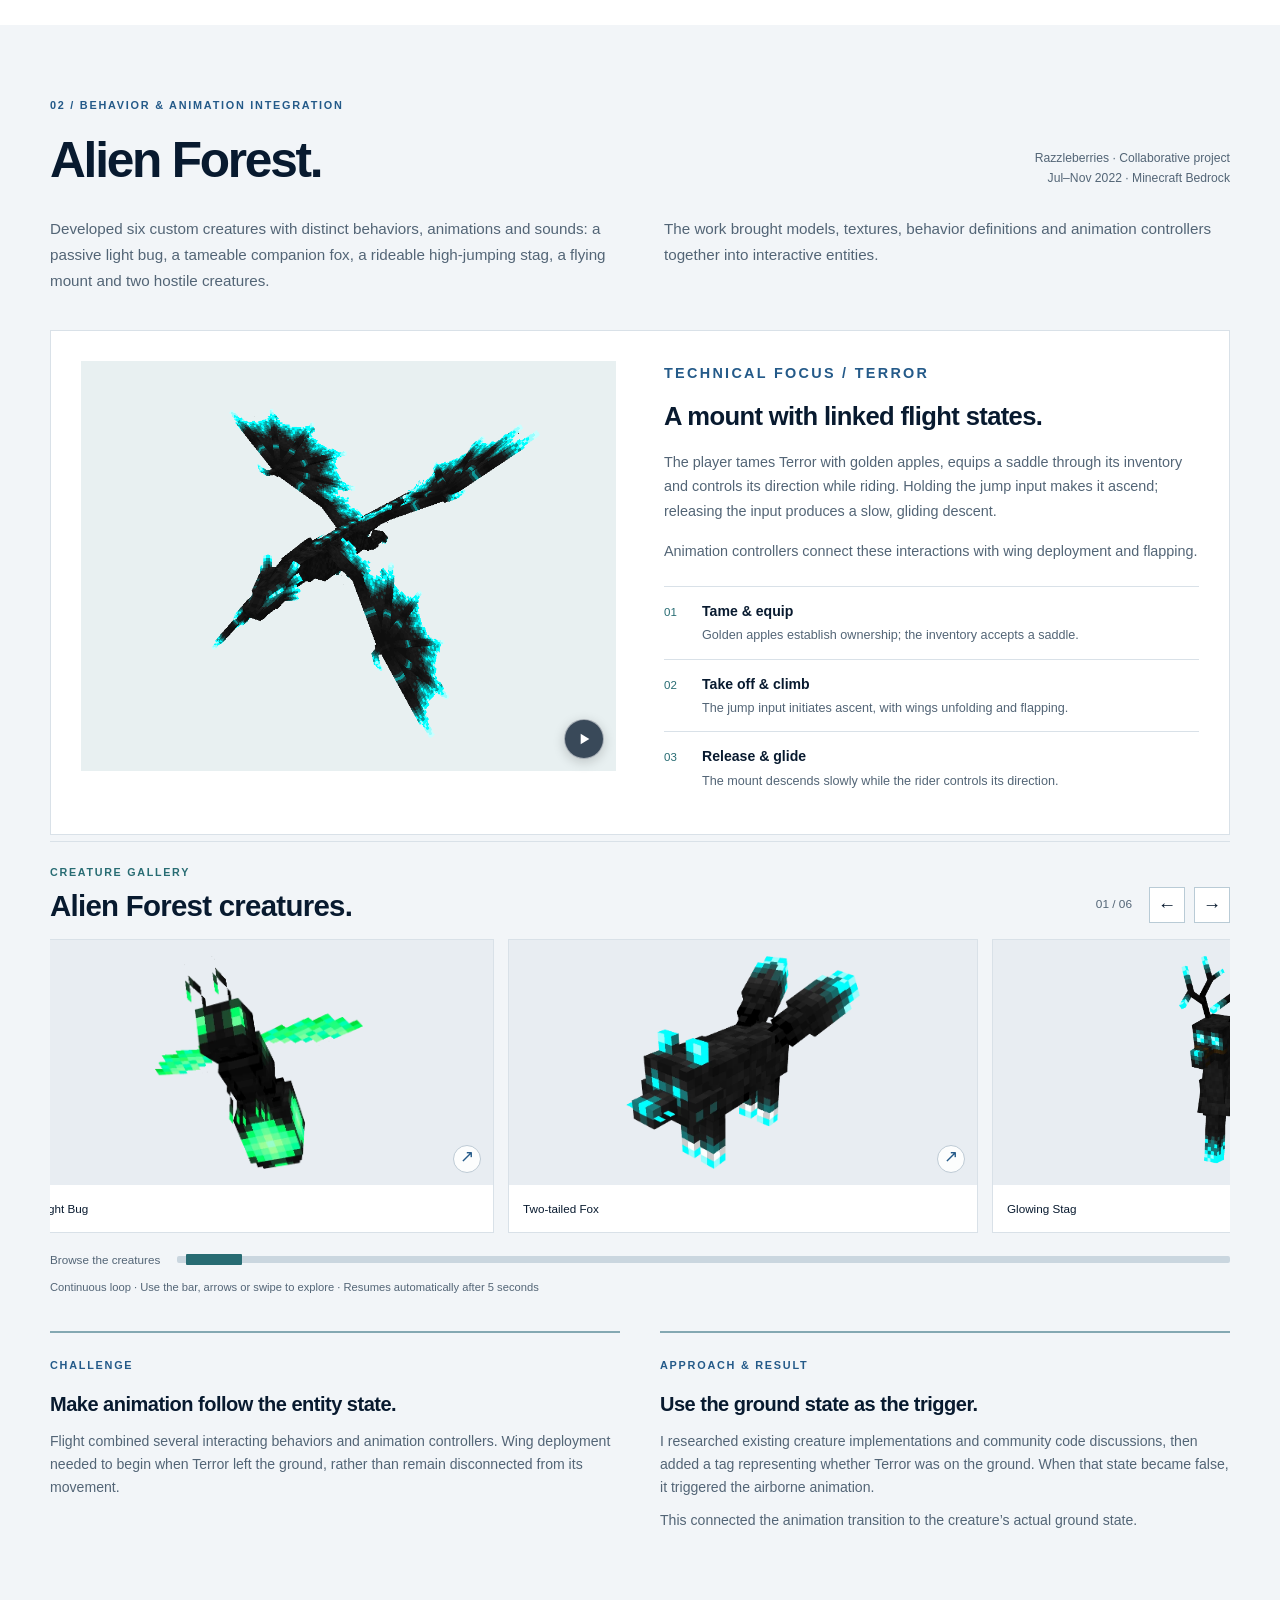
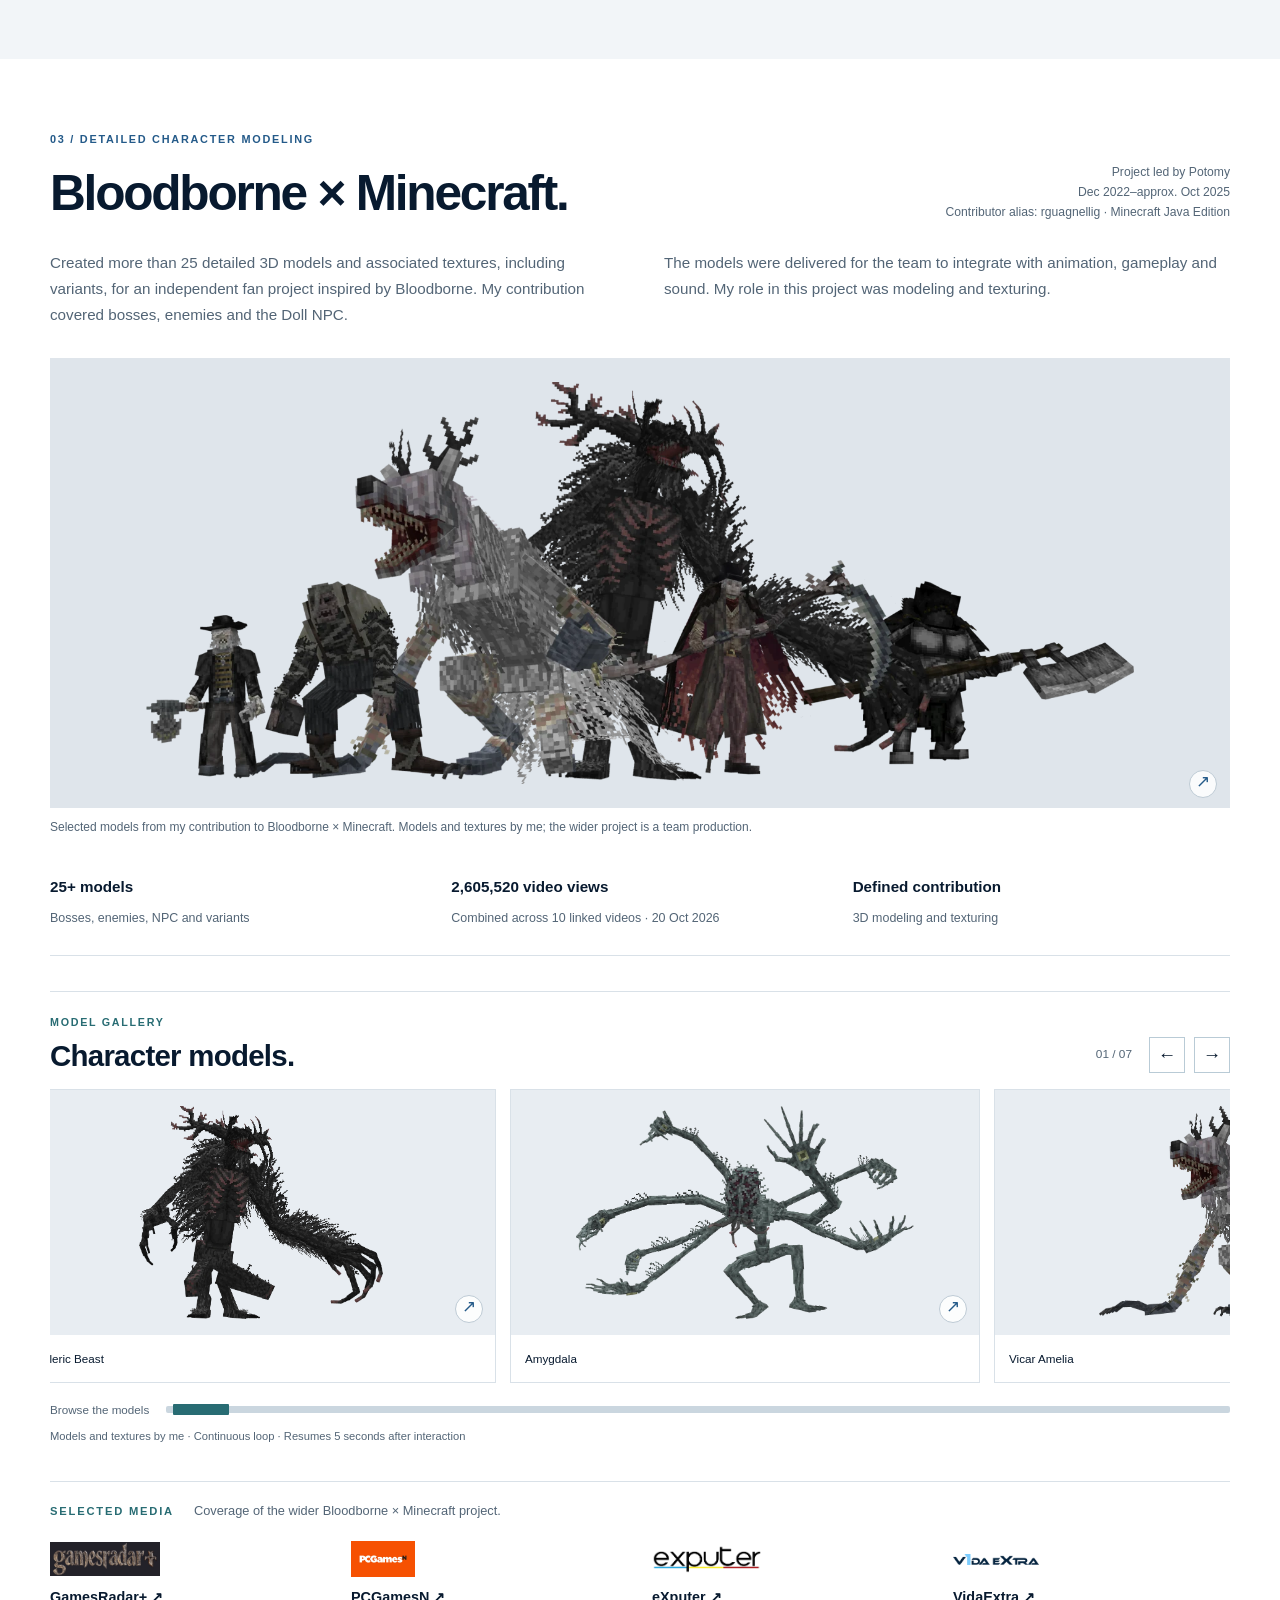
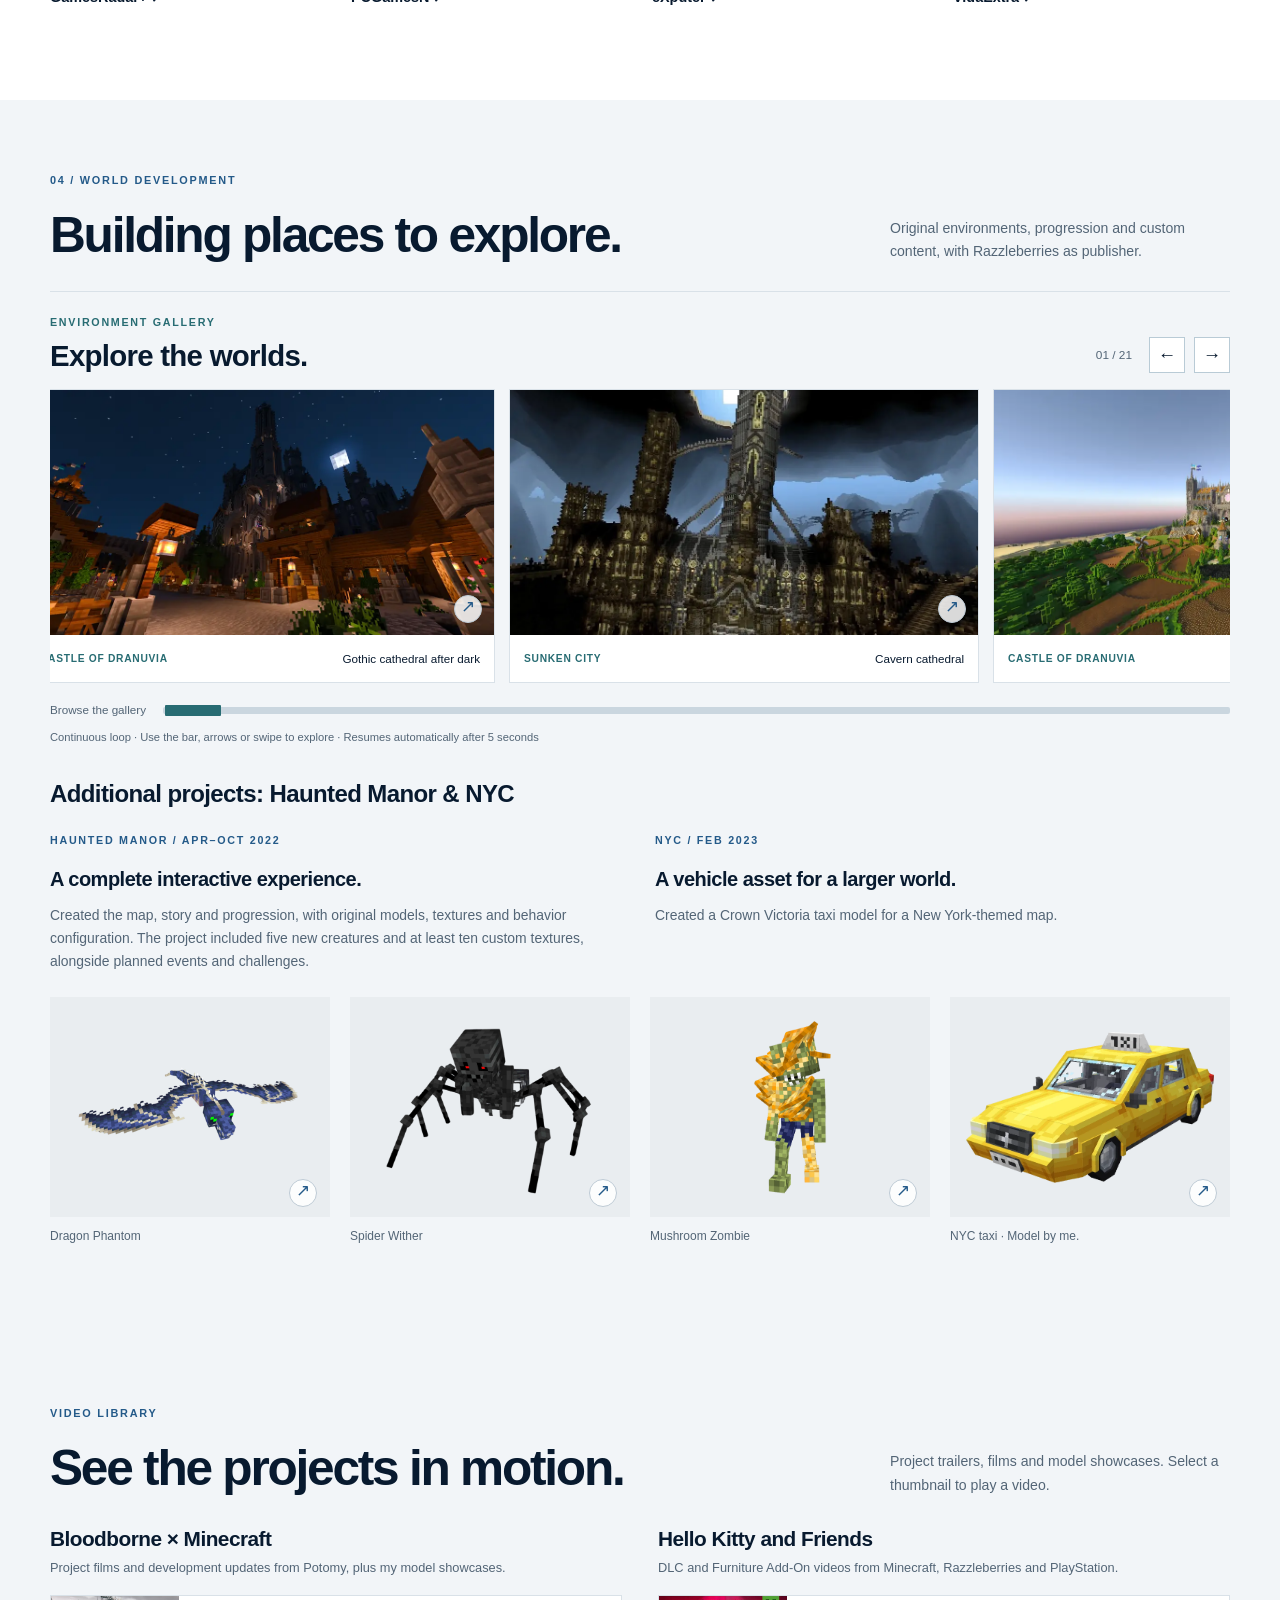
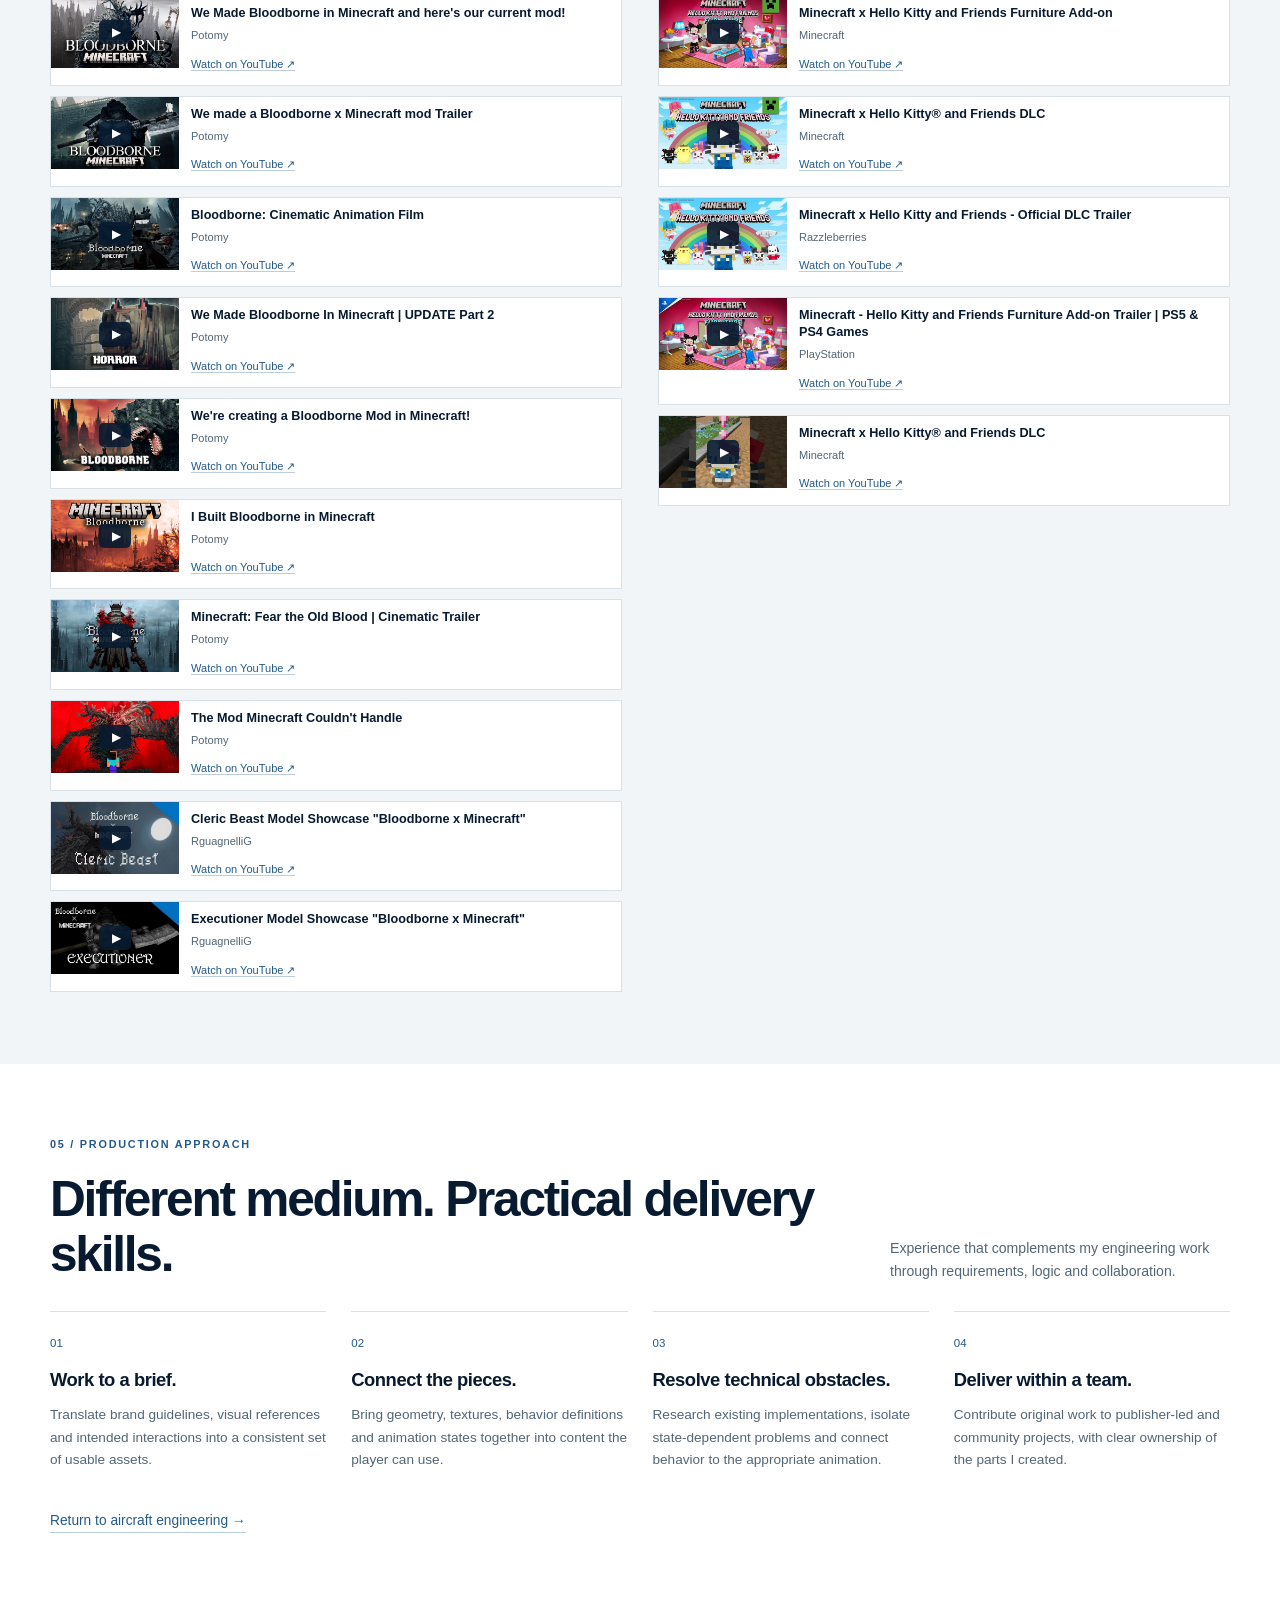
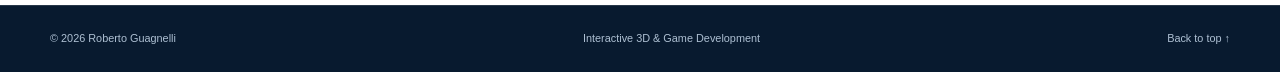
<file: projects/interactive-3d.html>
<!doctype html>
<html lang="en"><head>
<meta charset="utf-8"><meta name="viewport" content="width=device-width, initial-scale=1"><title>Interactive 3D &amp; Game Development | Roberto Guagnelli</title><meta name="description" content="Selected Minecraft production work: 100+ unique furniture assets for Hello Kitty, custom creature behaviors for Razzleberries and detailed Bloodborne character models."><meta name="theme-color" content="#081a2f"><link rel="stylesheet" href="../style.css"><link rel="stylesheet" href="../video-controls.css?v=20261007"><link rel="stylesheet" href="../interactive-3d.css?v=20261021-brandmark-half"><style>.site-header nav .nav-cv{border:1px solid #668098;padding:5px 14px;border-radius:3px;color:#fff}@media(max-width:720px){.site-header nav .nav-cv{padding:3px 10px}}</style></head><body class="interactive-page"><a class="skip-link" href="#main">Skip to content</a><header class="site-header"><div class="container nav-container"><a href="../index.html" class="logo"><span class="monogram" aria-hidden="true">RG.</span><span>Roberto Guagnelli</span></a><nav aria-label="Main navigation"><a href="../index.html#experience">Experience</a><a href="../index.html#projects">Aircraft</a><a href="../index.html#additional">More</a><a href="../index.html#about">About</a><a class="nav-cv" href="../assets/Roberto_Guagnelli_CV.pdf" target="_blank" rel="noopener noreferrer" type="application/pdf">CV <span aria-hidden="true">↓</span></a></nav></div></header>
<main id="main"><section class="digital-hero"><div class="container"><a class="back-link" href="../index.html#additional">← Back to engineering portfolio</a><div class="digital-intro"><div><p class="eyebrow">SELECTED DIGITAL PRODUCTION / 2020–2026</p><h1>Interactive 3D &amp;<br><span>Game Development.</span></h1><p class="digital-lead">From a visual brief to an interactive world.</p></div><div class="hero-context"><p>Alongside engineering, I have developed Minecraft worlds, custom creatures and production assets for commercial and community projects.</p><p>This work combines 3D modeling, texturing, behavior configuration, animation and the delivery of content within established creative requirements.</p><div class="digital-tags"><span>Blockbench</span><span>Blender</span><span>JSON · Bedrock</span></div></div></div><div class="digital-proof"><div><strong>100+</strong><span>Unique Hello Kitty furniture &amp; item models<small>3,516,820 combined video views</small></span></div><div><strong>6</strong><span>Custom creatures developed for Alien Forest</span></div><div><strong>25+</strong><span>Bloodborne models &amp; textures, including variants<small>2,605,520 combined video views</small></span></div></div></div></section>
<nav class="digital-nav" aria-label="On this page"><div class="container"><a href="#hello-kitty">Hello Kitty</a><a href="#alien-forest">Interactive systems</a><a href="#bloodborne">Bloodborne</a><a href="#worlds">World development</a><a href="#videos">Videos</a><a href="#workflow">Production approach</a></div></nav>
<section class="digital-section" id="hello-kitty"><div class="container"><div class="digital-heading digital-heading--with-brand"><div><p class="eyebrow">01 / COMMERCIAL ASSET PRODUCTION</p><h2>Hello Kitty and Friends.</h2></div><figure class="hello-kitty-brandmark"><img src="../images/interactive-3d/razzleberries-minecraft-lockup.webp" width="480" height="224" alt="Razzleberries and Minecraft logos" decoding="async"></figure><p class="project-meta">Razzleberries · Minecraft Bedrock<br>Original project: May 2023<br>Furniture Add-On: Jan–Apr 2026</p></div><div class="project-deck"><p>Created more than 100 unique furniture and item models with associated textures for an officially licensed Minecraft project, following brand guidelines to maintain a consistent visual language.</p><p>My contribution covered character-themed furniture and objects, including beds, tables, chairs, wardrobes, lamps, seasonal decorations, shop items and seed bags. I later produced additional furniture for the Furniture Add-On.</p></div><div class="hello-kitty-gallery" aria-label="Hello Kitty model gallery"><figure class="asset hello-kitty-overview"><button class="zoom-image" type="button" data-full="../images/interactive-3d/hello-kitty-showcase.webp" aria-label="Enlarge: Collection of Hello Kitty character-themed furniture and items modeled and textured by Roberto Guagnelli"><img src="../images/interactive-3d/hello-kitty-showcase.webp" width="1057" height="719" loading="lazy" decoding="async" alt="Collection of Hello Kitty character-themed furniture and items modeled and textured by Roberto Guagnelli"><span class="zoom-hint" aria-hidden="true">↗</span></button><figcaption>A selection of my furniture and item models. Character themes are expressed through geometry, color and texture.</figcaption></figure><figure class="asset "><button class="zoom-image" type="button" data-full="../images/interactive-3d/chococat-desk.webp" aria-label="Enlarge: Chococat-themed desk with computer and accessories"><img src="../images/interactive-3d/chococat-desk.webp" width="818" height="520" loading="lazy" decoding="async" alt="Chococat-themed desk with computer and accessories"><span class="zoom-hint" aria-hidden="true">↗</span></button><figcaption>Chococat-themed desk · Model and textures by me.</figcaption></figure><figure class="asset "><button class="zoom-image" type="button" data-full="../images/interactive-3d/keroppi-wardrobe.webp" aria-label="Enlarge: Keroppi-themed green wardrobe"><img src="../images/interactive-3d/keroppi-wardrobe.webp" width="440" height="633" loading="lazy" decoding="async" alt="Keroppi-themed green wardrobe"><span class="zoom-hint" aria-hidden="true">↗</span></button><figcaption>Keroppi-themed wardrobe · Model and textures by me.</figcaption></figure></div><div class="hello-kitty-story"><div class="detail-copy"><h3>A recognizable style, across many assets.</h3><p>Each object needed to work as an individual asset while belonging to the same branded collection. The scope involved creating unique models and textures across multiple furniture categories and character themes.</p></div><div class="detail-copy"><div class="scope-note"><strong>My role</strong><p>3D modeling and texturing of character-themed furniture and items.</p></div><div class="source-links"><a href="https://www.minecraft.net/en-us/article/hello-kitty-and-friends-dlc" target="_blank" rel="noopener noreferrer">Official DLC announcement ↗</a><a href="https://www.minecraft.net/en-us/article/hello-kitty-and-friends-add-on" target="_blank" rel="noopener noreferrer">Furniture Add-On announcement ↗</a></div><p class="small-note">Production dates above describe my contribution. The DLC and Add-On were publicly announced in January 2025 and July 2026, respectively.</p><details class="project-details video-view-sources" id="hello-kitty-views"><summary>3,516,820 combined Hello Kitty video views <span aria-hidden="true">+</span></summary><p class="small-note">Sum of public YouTube views across 5 DLC and Furniture Add-On videos from the official Minecraft, Razzleberries and PlayStation channels, checked on 20 October 2026. Each video is counted once; views may include repeat viewers.</p><ul><li><a href="https://www.youtube.com/watch?v=UtyX3vJS2Jg" target="_blank" rel="noopener noreferrer">Minecraft x Hello Kitty and Friends Furniture Add-on · Minecraft ↗</a><span>722,493 views</span></li><li><a href="https://www.youtube.com/watch?v=IZCFqFUEEs4" target="_blank" rel="noopener noreferrer">Minecraft x Hello Kitty® and Friends DLC · Minecraft ↗</a><span>2,153,472 views</span></li><li><a href="https://www.youtube.com/watch?v=lQkqCbD5xjA" target="_blank" rel="noopener noreferrer">Minecraft x Hello Kitty and Friends - Official DLC Trailer · Razzleberries ↗</a><span>1,736 views</span></li><li><a href="https://www.youtube.com/watch?v=yhB7mqeHj2M" target="_blank" rel="noopener noreferrer">Minecraft - Hello Kitty and Friends Furniture Add-on Trailer | PS5 &amp; PS4 Games · PlayStation ↗</a><span>18,711 views</span></li><li><a href="https://www.youtube.com/watch?v=3Zl6nbD3-Cg" target="_blank" rel="noopener noreferrer">Minecraft x Hello Kitty® and Friends DLC · Minecraft ↗</a><span>620,408 views</span></li></ul></details></div></div></div></section>
<section class="digital-section tinted" id="alien-forest"><div class="container"><div class="digital-heading"><div><p class="eyebrow">02 / BEHAVIOR &amp; ANIMATION INTEGRATION</p><h2>Alien Forest.</h2></div><p class="project-meta">Razzleberries · Collaborative project<br>Jul–Nov 2022 · Minecraft Bedrock</p></div><div class="project-deck"><p>Developed six custom creatures with distinct behaviors, animations and sounds: a passive light bug, a tameable companion fox, a rideable high-jumping stag, a flying mount and two hostile creatures.</p><p>The work brought models, textures, behavior definitions and animation controllers together into interactive entities.</p></div><div class="terror-feature"><div><figure class="asset terror-model"><video class="terror-loop" width="980" height="668" autoplay muted loop playsinline preload="metadata" poster="../images/interactive-3d/terror-animation-study.png" aria-label="Looping wing animation of Terror"><source src="../videos/interactive-3d/terror-flight-loop.mp4" type="video/mp4">Your browser does not support video playback.</video></figure></div><div class="detail-copy"><p class="eyebrow">TECHNICAL FOCUS / TERROR</p><h3>A mount with linked flight states.</h3><p>The player tames Terror with golden apples, equips a saddle through its inventory and controls its direction while riding. Holding the jump input makes it ascend; releasing the input produces a slow, gliding descent.</p><p>Animation controllers connect these interactions with wing deployment and flapping.</p><ol class="state-list"><li><strong>Tame &amp; equip</strong><span>Golden apples establish ownership; the inventory accepts a saddle.</span></li><li><strong>Take off &amp; climb</strong><span>The jump input initiates ascent, with wings unfolding and flapping.</span></li><li><strong>Release &amp; glide</strong><span>The mount descends slowly while the rider controls its direction.</span></li></ol></div></div><section class="world-showcase character-carousel" aria-labelledby="alien-carousel-title"><div class="world-showcase-heading"><div><p class="eyebrow">CREATURE GALLERY</p><h3 id="alien-carousel-title">Alien Forest creatures.</h3></div><div class="world-carousel-controls"><span class="world-carousel-count" aria-live="polite"><span data-world-current>01</span> / <span data-world-total>06</span></span><button type="button" class="world-carousel-arrow" data-world-prev aria-label="Previous Alien Forest creature">←</button><button type="button" class="world-carousel-arrow" data-world-next aria-label="Next Alien Forest creature">→</button></div></div><div class="world-carousel-track" data-world-track tabindex="0" aria-label="Scrollable gallery of Alien Forest creatures"><figure class="world-carousel-slide"><button class="zoom-image" type="button" data-full="../images/interactive-3d/light-bug.webp" aria-label="Enlarge: Green glowing light bug"><img src="../images/interactive-3d/light-bug.webp" width="457" height="468" loading="lazy" decoding="async" alt="Green glowing light bug"><span class="zoom-hint" aria-hidden="true">↗</span></button><figcaption>Light Bug</figcaption></figure><figure class="world-carousel-slide"><button class="zoom-image" type="button" data-full="../images/interactive-3d/two-tail-fox.webp" aria-label="Enlarge: Cyan two-tailed fox"><img src="../images/interactive-3d/two-tail-fox.webp" width="611" height="555" loading="lazy" decoding="async" alt="Cyan two-tailed fox"><span class="zoom-hint" aria-hidden="true">↗</span></button><figcaption>Two-tailed Fox</figcaption></figure><figure class="world-carousel-slide"><button class="zoom-image" type="button" data-full="../images/interactive-3d/glowing-stag.webp" aria-label="Enlarge: Cyan glowing stag"><img src="../images/interactive-3d/glowing-stag.webp" width="335" height="743" loading="lazy" decoding="async" alt="Cyan glowing stag"><span class="zoom-hint" aria-hidden="true">↗</span></button><figcaption>Glowing Stag</figcaption></figure><figure class="world-carousel-slide"><button class="zoom-image" type="button" data-full="../images/interactive-3d/terror.webp" aria-label="Enlarge: Terror flying mount"><img src="../images/interactive-3d/terror.webp" width="882" height="577" loading="lazy" decoding="async" alt="Terror flying mount"><span class="zoom-hint" aria-hidden="true">↗</span></button><figcaption>Terror</figcaption></figure><figure class="world-carousel-slide"><button class="zoom-image" type="button" data-full="../images/interactive-3d/giant-spider.webp" aria-label="Enlarge: Purple giant spider"><img src="../images/interactive-3d/giant-spider.webp" width="1330" height="1080" loading="lazy" decoding="async" alt="Purple giant spider"><span class="zoom-hint" aria-hidden="true">↗</span></button><figcaption>Giant Spider</figcaption></figure><figure class="world-carousel-slide"><button class="zoom-image" type="button" data-full="../images/interactive-3d/cursed-child.webp" aria-label="Enlarge: Purple tentacled humanoid creature"><img src="../images/interactive-3d/cursed-child.webp" width="505" height="671" loading="lazy" decoding="async" alt="Purple tentacled humanoid creature"><span class="zoom-hint" aria-hidden="true">↗</span></button><figcaption>Cursed Child</figcaption></figure></div><div class="world-carousel-scrubber"><label for="alien-carousel-progress">Browse the creatures</label><input id="alien-carousel-progress" type="range" min="0" max="1000" step="1" value="0" data-world-progress aria-label="Scroll through Alien Forest creatures"></div><p class="world-carousel-hint">Continuous loop · Use the bar, arrows or swipe to explore · Resumes automatically after 5 seconds</p></section><div class="challenge-grid"><article><p class="eyebrow">CHALLENGE</p><h3>Make animation follow the entity state.</h3><p>Flight combined several interacting behaviors and animation controllers. Wing deployment needed to begin when Terror left the ground, rather than remain disconnected from its movement.</p></article><article><p class="eyebrow">APPROACH &amp; RESULT</p><h3>Use the ground state as the trigger.</h3><p>I researched existing creature implementations and community code discussions, then added a tag representing whether Terror was on the ground. When that state became false, it triggered the airborne animation.</p><p>This connected the animation transition to the creature’s actual ground state.</p></article></div></div></section>
<section class="digital-section bloodborne-section" id="bloodborne"><div class="container"><div class="digital-heading"><div><p class="eyebrow">03 / DETAILED CHARACTER MODELING</p><h2>Bloodborne × Minecraft.</h2></div><p class="project-meta">Project led by Potomy<br>Dec 2022–approx. Oct 2025<br>Contributor alias: rguagnellig · Minecraft Java Edition</p></div><div class="project-deck"><p>Created more than 25 detailed 3D models and associated textures, including variants, for an independent fan project inspired by Bloodborne. My contribution covered bosses, enemies and the Doll NPC.</p><p>The models were delivered for the team to integrate with animation, gameplay and sound. My role in this project was modeling and texturing.</p></div><figure class="asset wide bloodborne-showcase"><button class="zoom-image" type="button" data-full="../images/interactive-3d/bloodborne-showcase.webp" aria-label="Enlarge: Showcase of Bloodborne-inspired character models created and textured by Roberto Guagnelli"><img src="../images/interactive-3d/bloodborne-showcase.webp" width="1600" height="651" loading="lazy" decoding="async" alt="Showcase of Bloodborne-inspired character models created and textured by Roberto Guagnelli"><span class="zoom-hint" aria-hidden="true">↗</span></button><figcaption>Selected models from my contribution to Bloodborne × Minecraft. Models and textures by me; the wider project is a team production.</figcaption></figure><div class="bloodborne-highlights" id="bloodborne-views"><div><strong>25+ models</strong><span>Bosses, enemies, NPC and variants</span></div><div><strong>2,605,520 video views</strong><span>Combined across 10 linked videos · 20 Oct 2026</span></div><div><strong>Defined contribution</strong><span>3D modeling and texturing</span></div></div><section class="world-showcase character-carousel" aria-labelledby="character-carousel-title"><div class="world-showcase-heading"><div><p class="eyebrow">MODEL GALLERY</p><h3 id="character-carousel-title">Character models.</h3></div><div class="world-carousel-controls"><span class="world-carousel-count" aria-live="polite"><span data-world-current>01</span> / <span data-world-total>07</span></span><button type="button" class="world-carousel-arrow" data-world-prev aria-label="Previous character model">←</button><button type="button" class="world-carousel-arrow" data-world-next aria-label="Next character model">→</button></div></div><div class="world-carousel-track" data-world-track tabindex="0" aria-label="Scrollable gallery of Bloodborne character models"><figure class="world-carousel-slide"><button class="zoom-image" type="button" data-full="../images/interactive-3d/cleric-beast.webp" aria-label="Enlarge: Detailed Cleric Beast model"><img src="../images/interactive-3d/cleric-beast.webp" width="787" height="687" loading="lazy" decoding="async" alt="Detailed Cleric Beast model"><span class="zoom-hint" aria-hidden="true">↗</span></button><figcaption>Cleric Beast</figcaption></figure><figure class="world-carousel-slide"><button class="zoom-image" type="button" data-full="../images/interactive-3d/amygdala.webp" aria-label="Enlarge: Detailed multi-limbed Amygdala model"><img src="../images/interactive-3d/amygdala.webp" width="990" height="625" loading="lazy" decoding="async" alt="Detailed multi-limbed Amygdala model"><span class="zoom-hint" aria-hidden="true">↗</span></button><figcaption>Amygdala</figcaption></figure><figure class="world-carousel-slide"><button class="zoom-image" type="button" data-full="../images/interactive-3d/vicar-amelia.webp" aria-label="Enlarge: Detailed Vicar Amelia model"><img src="../images/interactive-3d/vicar-amelia.webp" width="783" height="639" loading="lazy" decoding="async" alt="Detailed Vicar Amelia model"><span class="zoom-hint" aria-hidden="true">↗</span></button><figcaption>Vicar Amelia</figcaption></figure><figure class="world-carousel-slide"><button class="zoom-image" type="button" data-full="../images/interactive-3d/gehrman.webp" aria-label="Enlarge: Gehrman model"><img src="../images/interactive-3d/gehrman.webp" width="789" height="570" loading="lazy" decoding="async" alt="Gehrman model"><span class="zoom-hint" aria-hidden="true">↗</span></button><figcaption>Gehrman</figcaption></figure><figure class="world-carousel-slide"><button class="zoom-image" type="button" data-full="../images/interactive-3d/gascoigne.webp" aria-label="Enlarge: Father Gascoigne model"><img src="../images/interactive-3d/gascoigne.webp" width="354" height="482" loading="lazy" decoding="async" alt="Father Gascoigne model"><span class="zoom-hint" aria-hidden="true">↗</span></button><figcaption>Father Gascoigne</figcaption></figure><figure class="world-carousel-slide"><button class="zoom-image" type="button" data-full="../images/interactive-3d/brick-troll.webp" aria-label="Enlarge: Brick Troll model"><img src="../images/interactive-3d/brick-troll.webp" width="565" height="611" loading="lazy" decoding="async" alt="Brick Troll model"><span class="zoom-hint" aria-hidden="true">↗</span></button><figcaption>Brick Troll</figcaption></figure><figure class="world-carousel-slide"><button class="zoom-image" type="button" data-full="../images/interactive-3d/executioner.webp" aria-label="Enlarge: Executioner model"><img src="../images/interactive-3d/executioner.webp" width="1135" height="625" loading="lazy" decoding="async" alt="Executioner model"><span class="zoom-hint" aria-hidden="true">↗</span></button><figcaption>Executioner</figcaption></figure></div><div class="world-carousel-scrubber"><label for="character-carousel-progress">Browse the models</label><input id="character-carousel-progress" type="range" min="0" max="1000" step="1" value="0" data-world-progress aria-label="Scroll through character models"></div><p class="world-carousel-hint">Models and textures by me · Continuous loop · Resumes 5 seconds after interaction</p></section><div class="bloodborne-media" role="group" aria-labelledby="bloodborne-media-title"><div class="bloodborne-media-heading"><p class="eyebrow" id="bloodborne-media-title">SELECTED MEDIA</p><p>Coverage of the wider Bloodborne × Minecraft project.</p></div><div class="bloodborne-media-row"><a href="https://www.gamesradar.com/meet-the-minecraft-modder-rebuilding-bloodborne-block-by-block/" target="_blank" rel="noopener noreferrer"><span class="bloodborne-media-logo"><img src="../images/interactive-3d/press/gamesradar.webp" alt="GamesRadar+ logo" loading="lazy" decoding="async"></span><strong>GamesRadar+ ↗</strong></a><a href="https://www.pcgamesn.com/bloodborne/minecraft" target="_blank" rel="noopener noreferrer"><span class="bloodborne-media-logo"><img src="../images/interactive-3d/press/pcgamesn.webp" alt="PCGamesN logo" loading="lazy" decoding="async"></span><strong>PCGamesN ↗</strong></a><a href="https://exputer.com/interviews/bloodborne-x-minecraft-release-next-year/" target="_blank" rel="noopener noreferrer"><span class="bloodborne-media-logo"><img src="../images/interactive-3d/press/exputer.webp" alt="eXputer logo" loading="lazy" decoding="async"></span><strong>eXputer ↗</strong></a><a href="https://www.vidaextra.com/aventura-plataformas/fan-bloodborne-esta-recreandolo-magistralmente-minecraft-cantidad-detalles-que-te-dejaran-boquiabierto" target="_blank" rel="noopener noreferrer"><span class="bloodborne-media-logo"><img src="../images/interactive-3d/press/vidaextra.webp" alt="VidaExtra logo" loading="lazy" decoding="async"></span><strong>VidaExtra ↗</strong></a></div></div></div></section>
<section class="digital-section tinted" id="worlds"><div class="container"><div class="digital-heading"><div><p class="eyebrow">04 / WORLD DEVELOPMENT</p><h2>Building places to explore.</h2></div><p>Original environments, progression and custom content, with Razzleberries as publisher.</p></div><section class="world-showcase" aria-label="Screenshots from original Minecraft maps"><div class="world-showcase-heading"><div><p class="eyebrow">ENVIRONMENT GALLERY</p><h3>Explore the worlds.</h3></div><div class="world-carousel-controls"><span class="world-carousel-count" aria-live="polite"><span data-world-current>01</span> / <span data-world-total>06</span></span><button type="button" class="world-carousel-arrow" data-world-prev aria-label="Previous image">←</button><button type="button" class="world-carousel-arrow" data-world-next aria-label="Next image">→</button></div></div><div class="world-carousel-track" data-world-track tabindex="0" aria-label="Scrollable gallery of Minecraft environments"><figure class="world-carousel-slide"><button class="zoom-image" type="button" data-full="../images/interactive-3d/world-gallery/dranuvia-01.webp" aria-label="Enlarge: A Minecraft cathedral and surrounding medieval buildings under a nighttime sky."><img src="../images/interactive-3d/world-gallery/thumbs/dranuvia-01.webp" loading="lazy" decoding="async" alt="A Minecraft cathedral and surrounding medieval buildings under a nighttime sky."><span class="zoom-hint" aria-hidden="true">↗</span></button><figcaption><span class="world-carousel-project">CASTLE OF DRANUVIA</span><span>Gothic cathedral after dark</span></figcaption></figure><figure class="world-carousel-slide"><button class="zoom-image" type="button" data-full="../images/interactive-3d/world-gallery/sunken-city-01.webp" aria-label="Enlarge: A gothic cathedral rising toward a luminous opening inside a dark cavern."><img src="../images/interactive-3d/world-gallery/thumbs/sunken-city-01.webp" loading="lazy" decoding="async" alt="A gothic cathedral rising toward a luminous opening inside a dark cavern."><span class="zoom-hint" aria-hidden="true">↗</span></button><figcaption><span class="world-carousel-project">SUNKEN CITY</span><span>Cavern cathedral</span></figcaption></figure><figure class="world-carousel-slide"><button class="zoom-image" type="button" data-full="../images/interactive-3d/world-gallery/dranuvia-09.webp" aria-label="Enlarge: An elevated view of the extensive castle complex and landscaped surroundings."><img src="../images/interactive-3d/world-gallery/thumbs/dranuvia-09.webp" loading="lazy" decoding="async" alt="An elevated view of the extensive castle complex and landscaped surroundings."><span class="zoom-hint" aria-hidden="true">↗</span></button><figcaption><span class="world-carousel-project">CASTLE OF DRANUVIA</span><span>Aerial environment view</span></figcaption></figure><figure class="world-carousel-slide"><button class="zoom-image" type="button" data-full="../images/interactive-3d/world-gallery/dranuvia-02.webp" aria-label="Enlarge: Stained-glass windows and stone arches in a richly detailed cathedral interior."><img src="../images/interactive-3d/world-gallery/thumbs/dranuvia-02.webp" loading="lazy" decoding="async" alt="Stained-glass windows and stone arches in a richly detailed cathedral interior."><span class="zoom-hint" aria-hidden="true">↗</span></button><figcaption><span class="world-carousel-project">CASTLE OF DRANUVIA</span><span>Cathedral interior</span></figcaption></figure><figure class="world-carousel-slide"><button class="zoom-image" type="button" data-full="../images/interactive-3d/world-gallery/sunken-city-02.webp" aria-label="Enlarge: The cathedral and towers against the dark roof of an underground cavern."><img src="../images/interactive-3d/world-gallery/thumbs/sunken-city-02.webp" loading="lazy" decoding="async" alt="The cathedral and towers against the dark roof of an underground cavern."><span class="zoom-hint" aria-hidden="true">↗</span></button><figcaption><span class="world-carousel-project">SUNKEN CITY</span><span>Cathedral in the cavern</span></figcaption></figure><figure class="world-carousel-slide"><button class="zoom-image" type="button" data-full="../images/interactive-3d/world-gallery/dranuvia-06.webp" aria-label="Enlarge: A timber-framed library with shelves, lanterns and architectural details."><img src="../images/interactive-3d/world-gallery/thumbs/dranuvia-06.webp" loading="lazy" decoding="async" alt="A timber-framed library with shelves, lanterns and architectural details."><span class="zoom-hint" aria-hidden="true">↗</span></button><figcaption><span class="world-carousel-project">CASTLE OF DRANUVIA</span><span>Library interior</span></figcaption></figure><figure class="world-carousel-slide"><button class="zoom-image" type="button" data-full="../images/interactive-3d/world-gallery/dranuvia-05.webp" aria-label="Enlarge: A wide view of the gothic cathedral and riverfront from across the water."><img src="../images/interactive-3d/world-gallery/thumbs/dranuvia-05.webp" loading="lazy" decoding="async" alt="A wide view of the gothic cathedral and riverfront from across the water."><span class="zoom-hint" aria-hidden="true">↗</span></button><figcaption><span class="world-carousel-project">CASTLE OF DRANUVIA</span><span>Waterside cathedral</span></figcaption></figure><figure class="world-carousel-slide"><button class="zoom-image" type="button" data-full="../images/interactive-3d/world-gallery/sunken-city-03.webp" aria-label="Enlarge: A low-angle view of the gothic towers in a cavern landscape."><img src="../images/interactive-3d/world-gallery/thumbs/sunken-city-03.webp" loading="lazy" decoding="async" alt="A low-angle view of the gothic towers in a cavern landscape."><span class="zoom-hint" aria-hidden="true">↗</span></button><figcaption><span class="world-carousel-project">SUNKEN CITY</span><span>Cathedral from the ruins</span></figcaption></figure><figure class="world-carousel-slide"><button class="zoom-image" type="button" data-full="../images/interactive-3d/world-gallery/dranuvia-03.webp" aria-label="Enlarge: A distant exterior view of the pink-lit gothic cathedral at sunset."><img src="../images/interactive-3d/world-gallery/thumbs/dranuvia-03.webp" loading="lazy" decoding="async" alt="A distant exterior view of the pink-lit gothic cathedral at sunset."><span class="zoom-hint" aria-hidden="true">↗</span></button><figcaption><span class="world-carousel-project">CASTLE OF DRANUVIA</span><span>Cathedral at sunset</span></figcaption></figure><figure class="world-carousel-slide"><button class="zoom-image" type="button" data-full="../images/interactive-3d/world-gallery/dranuvia-13.webp" aria-label="Enlarge: A town square surrounded by medieval and gothic architecture."><img src="../images/interactive-3d/world-gallery/thumbs/dranuvia-13.webp" loading="lazy" decoding="async" alt="A town square surrounded by medieval and gothic architecture."><span class="zoom-hint" aria-hidden="true">↗</span></button><figcaption><span class="world-carousel-project">CASTLE OF DRANUVIA</span><span>Medieval plaza</span></figcaption></figure><figure class="world-carousel-slide"><button class="zoom-image" type="button" data-full="../images/interactive-3d/world-gallery/dranuvia-14.webp" aria-label="Enlarge: The gothic castle viewed from a stone walkway at dusk."><img src="../images/interactive-3d/world-gallery/thumbs/dranuvia-14.webp" loading="lazy" decoding="async" alt="The gothic castle viewed from a stone walkway at dusk."><span class="zoom-hint" aria-hidden="true">↗</span></button><figcaption><span class="world-carousel-project">CASTLE OF DRANUVIA</span><span>Castle at dusk</span></figcaption></figure><figure class="world-carousel-slide"><button class="zoom-image" type="button" data-full="../images/interactive-3d/world-gallery/dranuvia-08.webp" aria-label="Enlarge: The cathedral above the town, with water and landscaped grounds."><img src="../images/interactive-3d/world-gallery/thumbs/dranuvia-08.webp" loading="lazy" decoding="async" alt="The cathedral above the town, with water and landscaped grounds."><span class="zoom-hint" aria-hidden="true">↗</span></button><figcaption><span class="world-carousel-project">CASTLE OF DRANUVIA</span><span>Cathedral and waterway</span></figcaption></figure><figure class="world-carousel-slide"><button class="zoom-image" type="button" data-full="../images/interactive-3d/world-gallery/dranuvia-16.webp" aria-label="Enlarge: Red flowers in the foreground with gothic towers in the distance."><img src="../images/interactive-3d/world-gallery/thumbs/dranuvia-16.webp" loading="lazy" decoding="async" alt="Red flowers in the foreground with gothic towers in the distance."><span class="zoom-hint" aria-hidden="true">↗</span></button><figcaption><span class="world-carousel-project">CASTLE OF DRANUVIA</span><span>Fields and cathedral</span></figcaption></figure><figure class="world-carousel-slide"><button class="zoom-image" type="button" data-full="../images/interactive-3d/world-gallery/dranuvia-07.webp" aria-label="Enlarge: A narrow village street with planted gardens and medieval wooden buildings."><img src="../images/interactive-3d/world-gallery/thumbs/dranuvia-07.webp" loading="lazy" decoding="async" alt="A narrow village street with planted gardens and medieval wooden buildings."><span class="zoom-hint" aria-hidden="true">↗</span></button><figcaption><span class="world-carousel-project">CASTLE OF DRANUVIA</span><span>Medieval village street</span></figcaption></figure><figure class="world-carousel-slide"><button class="zoom-image" type="button" data-full="../images/interactive-3d/world-gallery/dranuvia-10.webp" aria-label="Enlarge: Ornate stone facades, plants and sculptural details beside the cathedral."><img src="../images/interactive-3d/world-gallery/thumbs/dranuvia-10.webp" loading="lazy" decoding="async" alt="Ornate stone facades, plants and sculptural details beside the cathedral."><span class="zoom-hint" aria-hidden="true">↗</span></button><figcaption><span class="world-carousel-project">CASTLE OF DRANUVIA</span><span>Gothic stone architecture</span></figcaption></figure><figure class="world-carousel-slide"><button class="zoom-image" type="button" data-full="../images/interactive-3d/world-gallery/dranuvia-04.webp" aria-label="Enlarge: Stone archways and a staircase within the medieval city."><img src="../images/interactive-3d/world-gallery/thumbs/dranuvia-04.webp" loading="lazy" decoding="async" alt="Stone archways and a staircase within the medieval city."><span class="zoom-hint" aria-hidden="true">↗</span></button><figcaption><span class="world-carousel-project">CASTLE OF DRANUVIA</span><span>Stone passageway</span></figcaption></figure><figure class="world-carousel-slide"><button class="zoom-image" type="button" data-full="../images/interactive-3d/world-gallery/dranuvia-11.webp" aria-label="Enlarge: A stone archway frames the monumental cathedral architecture."><img src="../images/interactive-3d/world-gallery/thumbs/dranuvia-11.webp" loading="lazy" decoding="async" alt="A stone archway frames the monumental cathedral architecture."><span class="zoom-hint" aria-hidden="true">↗</span></button><figcaption><span class="world-carousel-project">CASTLE OF DRANUVIA</span><span>Cathedral approach</span></figcaption></figure><figure class="world-carousel-slide"><button class="zoom-image" type="button" data-full="../images/interactive-3d/world-gallery/dranuvia-12.webp" aria-label="Enlarge: A detailed garden courtyard with stone arches and landscaping."><img src="../images/interactive-3d/world-gallery/thumbs/dranuvia-12.webp" loading="lazy" decoding="async" alt="A detailed garden courtyard with stone arches and landscaping."><span class="zoom-hint" aria-hidden="true">↗</span></button><figcaption><span class="world-carousel-project">CASTLE OF DRANUVIA</span><span>Garden courtyard</span></figcaption></figure><figure class="world-carousel-slide"><button class="zoom-image" type="button" data-full="../images/interactive-3d/world-gallery/dranuvia-15.webp" aria-label="Enlarge: A vivid underground room with custom architectural details."><img src="../images/interactive-3d/world-gallery/thumbs/dranuvia-15.webp" loading="lazy" decoding="async" alt="A vivid underground room with custom architectural details."><span class="zoom-hint" aria-hidden="true">↗</span></button><figcaption><span class="world-carousel-project">CASTLE OF DRANUVIA</span><span>Colorful interior</span></figcaption></figure><figure class="world-carousel-slide"><button class="zoom-image" type="button" data-full="../images/interactive-3d/world-gallery/dranuvia-17.webp" aria-label="Enlarge: A bright garden and waterside path with the cathedral in the distance."><img src="../images/interactive-3d/world-gallery/thumbs/dranuvia-17.webp" loading="lazy" decoding="async" alt="A bright garden and waterside path with the cathedral in the distance."><span class="zoom-hint" aria-hidden="true">↗</span></button><figcaption><span class="world-carousel-project">CASTLE OF DRANUVIA</span><span>Waterside landscaping</span></figcaption></figure><figure class="world-carousel-slide"><button class="zoom-image" type="button" data-full="../images/interactive-3d/world-gallery/dranuvia-18.webp" aria-label="Enlarge: A landscaped stone wall and garden beneath the castle."><img src="../images/interactive-3d/world-gallery/thumbs/dranuvia-18.webp" loading="lazy" decoding="async" alt="A landscaped stone wall and garden beneath the castle."><span class="zoom-hint" aria-hidden="true">↗</span></button><figcaption><span class="world-carousel-project">CASTLE OF DRANUVIA</span><span>Landscaped gardens</span></figcaption></figure></div><div class="world-carousel-scrubber"><label for="world-carousel-progress">Browse the gallery</label><input id="world-carousel-progress" type="range" min="0" max="1000" step="1" value="0" data-world-progress aria-label="Scroll through world screenshots"></div><p class="world-carousel-hint">Continuous loop · Use the bar, arrows or swipe to explore · Resumes automatically after 5 seconds</p></section><section class="additional-worlds" aria-labelledby="additional-worlds-title"><h3 id="additional-worlds-title">Additional projects: Haunted Manor &amp; NYC</h3><div class="additional-project-copy"><article><p class="eyebrow">HAUNTED MANOR / APR–OCT 2022</p><h3>A complete interactive experience.</h3><p>Created the map, story and progression, with original models, textures and behavior configuration. The project included five new creatures and at least ten custom textures, alongside planned events and challenges.</p></article><article><p class="eyebrow">NYC / FEB 2023</p><h3>A vehicle asset for a larger world.</h3><p>Created a Crown Victoria taxi model for a New York-themed map.</p></article></div><div class="additional-model-gallery" role="region" aria-label="Additional project models" tabindex="0"><figure class="asset "><button class="zoom-image" type="button" data-full="../images/interactive-3d/dragon-phantom.webp" aria-label="Enlarge: Dragon Phantom"><img src="../images/interactive-3d/dragon-phantom.webp" width="1600" height="876" loading="lazy" decoding="async" alt="Dragon Phantom"><span class="zoom-hint" aria-hidden="true">↗</span></button><figcaption>Dragon Phantom</figcaption></figure><figure class="asset "><button class="zoom-image" type="button" data-full="../images/interactive-3d/spider-wither.webp" aria-label="Enlarge: Spider Wither"><img src="../images/interactive-3d/spider-wither.webp" width="1448" height="1082" loading="lazy" decoding="async" alt="Spider Wither"><span class="zoom-hint" aria-hidden="true">↗</span></button><figcaption>Spider Wither</figcaption></figure><figure class="asset "><button class="zoom-image" type="button" data-full="../images/interactive-3d/mushroom-zombie.webp" aria-label="Enlarge: Mushroom Zombie"><img src="../images/interactive-3d/mushroom-zombie.webp" width="814" height="1080" loading="lazy" decoding="async" alt="Mushroom Zombie"><span class="zoom-hint" aria-hidden="true">↗</span></button><figcaption>Mushroom Zombie</figcaption></figure><figure class="asset "><button class="zoom-image" type="button" data-full="../images/interactive-3d/nyc-taxi.webp" aria-label="Enlarge: Yellow Crown Victoria taxi model"><img src="../images/interactive-3d/nyc-taxi.webp" width="663" height="404" loading="lazy" decoding="async" alt="Yellow Crown Victoria taxi model"><span class="zoom-hint" aria-hidden="true">↗</span></button><figcaption>NYC taxi · Model by me.</figcaption></figure></div></section></div></section>
<section class="digital-section tinted" id="videos"><div class="container"><div class="digital-heading"><div><p class="eyebrow">VIDEO LIBRARY</p><h2>See the projects in motion.</h2></div><p>Project trailers, films and model showcases. Select a thumbnail to play a video.</p></div><div class="video-library-columns"><div class="video-project-group"><h3>Bloodborne × Minecraft</h3><p>Project films and development updates from Potomy, plus my model showcases.</p><div class="project-video-grid"><article class="project-video-card"><button class="video-launch" type="button" data-video="vsmWQz2lhzA" data-title="We Made Bloodborne in Minecraft and here&#x27;s our current mod!" aria-label="Play: We Made Bloodborne in Minecraft and here&#x27;s our current mod!"><img src="../images/interactive-3d/video-thumbnails/vsmWQz2lhzA.jpg" width="480" height="360" loading="lazy" decoding="async" alt="Video thumbnail: We Made Bloodborne in Minecraft and here&#x27;s our current mod!"><span class="video-play-icon" aria-hidden="true">▶</span></button><div class="video-card-copy"><h4>We Made Bloodborne in Minecraft and here&#x27;s our current mod!</h4><p>Potomy</p><a href="https://www.youtube.com/watch?v=vsmWQz2lhzA" target="_blank" rel="noopener noreferrer">Watch on YouTube ↗</a></div></article><article class="project-video-card"><button class="video-launch" type="button" data-video="EMAHHL9kIEw" data-title="We made a Bloodborne x Minecraft mod Trailer" aria-label="Play: We made a Bloodborne x Minecraft mod Trailer"><img src="../images/interactive-3d/video-thumbnails/EMAHHL9kIEw.jpg" width="480" height="360" loading="lazy" decoding="async" alt="Video thumbnail: We made a Bloodborne x Minecraft mod Trailer"><span class="video-play-icon" aria-hidden="true">▶</span></button><div class="video-card-copy"><h4>We made a Bloodborne x Minecraft mod Trailer</h4><p>Potomy</p><a href="https://www.youtube.com/watch?v=EMAHHL9kIEw" target="_blank" rel="noopener noreferrer">Watch on YouTube ↗</a></div></article><article class="project-video-card"><button class="video-launch" type="button" data-video="F6NJa_GhUqs" data-title="Bloodborne: Cinematic Animation Film" aria-label="Play: Bloodborne: Cinematic Animation Film"><img src="../images/interactive-3d/video-thumbnails/F6NJa_GhUqs.jpg" width="480" height="360" loading="lazy" decoding="async" alt="Video thumbnail: Bloodborne: Cinematic Animation Film"><span class="video-play-icon" aria-hidden="true">▶</span></button><div class="video-card-copy"><h4>Bloodborne: Cinematic Animation Film</h4><p>Potomy</p><a href="https://www.youtube.com/watch?v=F6NJa_GhUqs" target="_blank" rel="noopener noreferrer">Watch on YouTube ↗</a></div></article><article class="project-video-card"><button class="video-launch" type="button" data-video="a63UAhVW6BE" data-title="We Made Bloodborne In Minecraft  | UPDATE Part 2" aria-label="Play: We Made Bloodborne In Minecraft  | UPDATE Part 2"><img src="../images/interactive-3d/video-thumbnails/a63UAhVW6BE.jpg" width="480" height="360" loading="lazy" decoding="async" alt="Video thumbnail: We Made Bloodborne In Minecraft  | UPDATE Part 2"><span class="video-play-icon" aria-hidden="true">▶</span></button><div class="video-card-copy"><h4>We Made Bloodborne In Minecraft  | UPDATE Part 2</h4><p>Potomy</p><a href="https://www.youtube.com/watch?v=a63UAhVW6BE" target="_blank" rel="noopener noreferrer">Watch on YouTube ↗</a></div></article><article class="project-video-card"><button class="video-launch" type="button" data-video="Wik8COe7CK4" data-title="We&#x27;re creating a Bloodborne Mod in Minecraft!" aria-label="Play: We&#x27;re creating a Bloodborne Mod in Minecraft!"><img src="../images/interactive-3d/video-thumbnails/Wik8COe7CK4.jpg" width="480" height="360" loading="lazy" decoding="async" alt="Video thumbnail: We&#x27;re creating a Bloodborne Mod in Minecraft!"><span class="video-play-icon" aria-hidden="true">▶</span></button><div class="video-card-copy"><h4>We&#x27;re creating a Bloodborne Mod in Minecraft!</h4><p>Potomy</p><a href="https://www.youtube.com/watch?v=Wik8COe7CK4" target="_blank" rel="noopener noreferrer">Watch on YouTube ↗</a></div></article><article class="project-video-card"><button class="video-launch" type="button" data-video="i34IQMzCZWA" data-title="I Built Bloodborne in Minecraft" aria-label="Play: I Built Bloodborne in Minecraft"><img src="../images/interactive-3d/video-thumbnails/i34IQMzCZWA.jpg" width="480" height="360" loading="lazy" decoding="async" alt="Video thumbnail: I Built Bloodborne in Minecraft"><span class="video-play-icon" aria-hidden="true">▶</span></button><div class="video-card-copy"><h4>I Built Bloodborne in Minecraft</h4><p>Potomy</p><a href="https://www.youtube.com/watch?v=i34IQMzCZWA" target="_blank" rel="noopener noreferrer">Watch on YouTube ↗</a></div></article><article class="project-video-card"><button class="video-launch" type="button" data-video="NBR6UOKmEdg" data-title="Minecraft: Fear the Old Blood | Cinematic Trailer" aria-label="Play: Minecraft: Fear the Old Blood | Cinematic Trailer"><img src="../images/interactive-3d/video-thumbnails/NBR6UOKmEdg.jpg" width="480" height="360" loading="lazy" decoding="async" alt="Video thumbnail: Minecraft: Fear the Old Blood | Cinematic Trailer"><span class="video-play-icon" aria-hidden="true">▶</span></button><div class="video-card-copy"><h4>Minecraft: Fear the Old Blood | Cinematic Trailer</h4><p>Potomy</p><a href="https://www.youtube.com/watch?v=NBR6UOKmEdg" target="_blank" rel="noopener noreferrer">Watch on YouTube ↗</a></div></article><article class="project-video-card"><button class="video-launch" type="button" data-video="BlGtw3RIerQ" data-title="The Mod Minecraft Couldn&#x27;t Handle" aria-label="Play: The Mod Minecraft Couldn&#x27;t Handle"><img src="../images/interactive-3d/video-thumbnails/BlGtw3RIerQ.jpg" width="480" height="360" loading="lazy" decoding="async" alt="Video thumbnail: The Mod Minecraft Couldn&#x27;t Handle"><span class="video-play-icon" aria-hidden="true">▶</span></button><div class="video-card-copy"><h4>The Mod Minecraft Couldn&#x27;t Handle</h4><p>Potomy</p><a href="https://www.youtube.com/watch?v=BlGtw3RIerQ" target="_blank" rel="noopener noreferrer">Watch on YouTube ↗</a></div></article><article class="project-video-card"><button class="video-launch" type="button" data-video="NNrgATsy2PQ" data-title="Cleric Beast Model Showcase &quot;Bloodborne x Minecraft&quot;" aria-label="Play: Cleric Beast Model Showcase &quot;Bloodborne x Minecraft&quot;"><img src="../images/interactive-3d/video-thumbnails/NNrgATsy2PQ.jpg" width="480" height="360" loading="lazy" decoding="async" alt="Video thumbnail: Cleric Beast Model Showcase &quot;Bloodborne x Minecraft&quot;"><span class="video-play-icon" aria-hidden="true">▶</span></button><div class="video-card-copy"><h4>Cleric Beast Model Showcase &quot;Bloodborne x Minecraft&quot;</h4><p>RguagnelliG</p><a href="https://www.youtube.com/watch?v=NNrgATsy2PQ" target="_blank" rel="noopener noreferrer">Watch on YouTube ↗</a></div></article><article class="project-video-card"><button class="video-launch" type="button" data-video="xjkpJIuGYzo" data-title="Executioner Model Showcase &quot;Bloodborne x Minecraft&quot;" aria-label="Play: Executioner Model Showcase &quot;Bloodborne x Minecraft&quot;"><img src="../images/interactive-3d/video-thumbnails/xjkpJIuGYzo.jpg" width="480" height="360" loading="lazy" decoding="async" alt="Video thumbnail: Executioner Model Showcase &quot;Bloodborne x Minecraft&quot;"><span class="video-play-icon" aria-hidden="true">▶</span></button><div class="video-card-copy"><h4>Executioner Model Showcase &quot;Bloodborne x Minecraft&quot;</h4><p>RguagnelliG</p><a href="https://www.youtube.com/watch?v=xjkpJIuGYzo" target="_blank" rel="noopener noreferrer">Watch on YouTube ↗</a></div></article></div></div><div class="video-project-group"><h3>Hello Kitty and Friends</h3><p>DLC and Furniture Add-On videos from Minecraft, Razzleberries and PlayStation.</p><div class="project-video-grid"><article class="project-video-card"><button class="video-launch" type="button" data-video="UtyX3vJS2Jg" data-title="Minecraft x Hello Kitty and Friends Furniture Add-on" aria-label="Play: Minecraft x Hello Kitty and Friends Furniture Add-on"><img src="../images/interactive-3d/video-thumbnails/UtyX3vJS2Jg.jpg" width="480" height="360" loading="lazy" decoding="async" alt="Video thumbnail: Minecraft x Hello Kitty and Friends Furniture Add-on"><span class="video-play-icon" aria-hidden="true">▶</span></button><div class="video-card-copy"><h4>Minecraft x Hello Kitty and Friends Furniture Add-on</h4><p>Minecraft</p><a href="https://www.youtube.com/watch?v=UtyX3vJS2Jg" target="_blank" rel="noopener noreferrer">Watch on YouTube ↗</a></div></article><article class="project-video-card"><button class="video-launch" type="button" data-video="IZCFqFUEEs4" data-title="Minecraft x Hello Kitty® and Friends DLC" aria-label="Play: Minecraft x Hello Kitty® and Friends DLC"><img src="../images/interactive-3d/video-thumbnails/IZCFqFUEEs4.jpg" width="480" height="360" loading="lazy" decoding="async" alt="Video thumbnail: Minecraft x Hello Kitty® and Friends DLC"><span class="video-play-icon" aria-hidden="true">▶</span></button><div class="video-card-copy"><h4>Minecraft x Hello Kitty® and Friends DLC</h4><p>Minecraft</p><a href="https://www.youtube.com/watch?v=IZCFqFUEEs4" target="_blank" rel="noopener noreferrer">Watch on YouTube ↗</a></div></article><article class="project-video-card"><button class="video-launch" type="button" data-video="lQkqCbD5xjA" data-title="Minecraft x Hello Kitty and Friends - Official DLC Trailer" aria-label="Play: Minecraft x Hello Kitty and Friends - Official DLC Trailer"><img src="../images/interactive-3d/video-thumbnails/lQkqCbD5xjA.jpg" width="480" height="360" loading="lazy" decoding="async" alt="Video thumbnail: Minecraft x Hello Kitty and Friends - Official DLC Trailer"><span class="video-play-icon" aria-hidden="true">▶</span></button><div class="video-card-copy"><h4>Minecraft x Hello Kitty and Friends - Official DLC Trailer</h4><p>Razzleberries</p><a href="https://www.youtube.com/watch?v=lQkqCbD5xjA" target="_blank" rel="noopener noreferrer">Watch on YouTube ↗</a></div></article><article class="project-video-card"><button class="video-launch" type="button" data-video="yhB7mqeHj2M" data-title="Minecraft - Hello Kitty and Friends Furniture Add-on Trailer | PS5 &amp; PS4 Games" aria-label="Play: Minecraft - Hello Kitty and Friends Furniture Add-on Trailer | PS5 &amp; PS4 Games"><img src="../images/interactive-3d/video-thumbnails/yhB7mqeHj2M.jpg" width="480" height="360" loading="lazy" decoding="async" alt="Video thumbnail: Minecraft - Hello Kitty and Friends Furniture Add-on Trailer | PS5 &amp; PS4 Games"><span class="video-play-icon" aria-hidden="true">▶</span></button><div class="video-card-copy"><h4>Minecraft - Hello Kitty and Friends Furniture Add-on Trailer | PS5 &amp; PS4 Games</h4><p>PlayStation</p><a href="https://www.youtube.com/watch?v=yhB7mqeHj2M" target="_blank" rel="noopener noreferrer">Watch on YouTube ↗</a></div></article><article class="project-video-card"><button class="video-launch" type="button" data-video="3Zl6nbD3-Cg" data-title="Minecraft x Hello Kitty® and Friends DLC" aria-label="Play: Minecraft x Hello Kitty® and Friends DLC"><img src="../images/interactive-3d/video-thumbnails/3Zl6nbD3-Cg.jpg" width="480" height="360" loading="lazy" decoding="async" alt="Video thumbnail: Minecraft x Hello Kitty® and Friends DLC"><span class="video-play-icon" aria-hidden="true">▶</span></button><div class="video-card-copy"><h4>Minecraft x Hello Kitty® and Friends DLC</h4><p>Minecraft</p><a href="https://www.youtube.com/watch?v=3Zl6nbD3-Cg" target="_blank" rel="noopener noreferrer">Watch on YouTube ↗</a></div></article></div></div></div></div></section><section class="digital-section" id="workflow"><div class="container"><div class="digital-heading"><div><p class="eyebrow">05 / PRODUCTION APPROACH</p><h2>Different medium. Practical delivery skills.</h2></div><p>Experience that complements my engineering work through requirements, logic and collaboration.</p></div><div class="workflow-grid"><article><span>01</span><h3>Work to a brief.</h3><p>Translate brand guidelines, visual references and intended interactions into a consistent set of usable assets.</p></article><article><span>02</span><h3>Connect the pieces.</h3><p>Bring geometry, textures, behavior definitions and animation states together into content the player can use.</p></article><article><span>03</span><h3>Resolve technical obstacles.</h3><p>Research existing implementations, isolate state-dependent problems and connect behavior to the appropriate animation.</p></article><article><span>04</span><h3>Deliver within a team.</h3><p>Contribute original work to publisher-led and community projects, with clear ownership of the parts I created.</p></article></div><a class="return-link" href="../index.html#projects">Return to aircraft engineering →</a></div></section></main>
<footer><div class="container footer-content"><p>© 2026 Roberto Guagnelli</p><p>Interactive 3D &amp; Game Development</p><a href="#main">Back to top ↑</a></div></footer>
<dialog class="image-dialog" aria-label="Enlarged project image"><button class="dialog-close" type="button" aria-label="Close enlarged image">Close ×</button><img alt=""><p></p></dialog><dialog class="video-dialog" aria-labelledby="video-dialog-title"><button class="dialog-close" type="button" aria-label="Close video">Close ×</button><h3 id="video-dialog-title">Project video</h3><div class="video-player-frame"></div><a class="video-external-link" target="_blank" rel="noopener noreferrer">Watch on YouTube ↗</a></dialog><script src="../interactive-3d.js?v=20261021-embedded" defer></script><script src="../video-controls.js?v=20261007" defer></script></body></html>
</file>
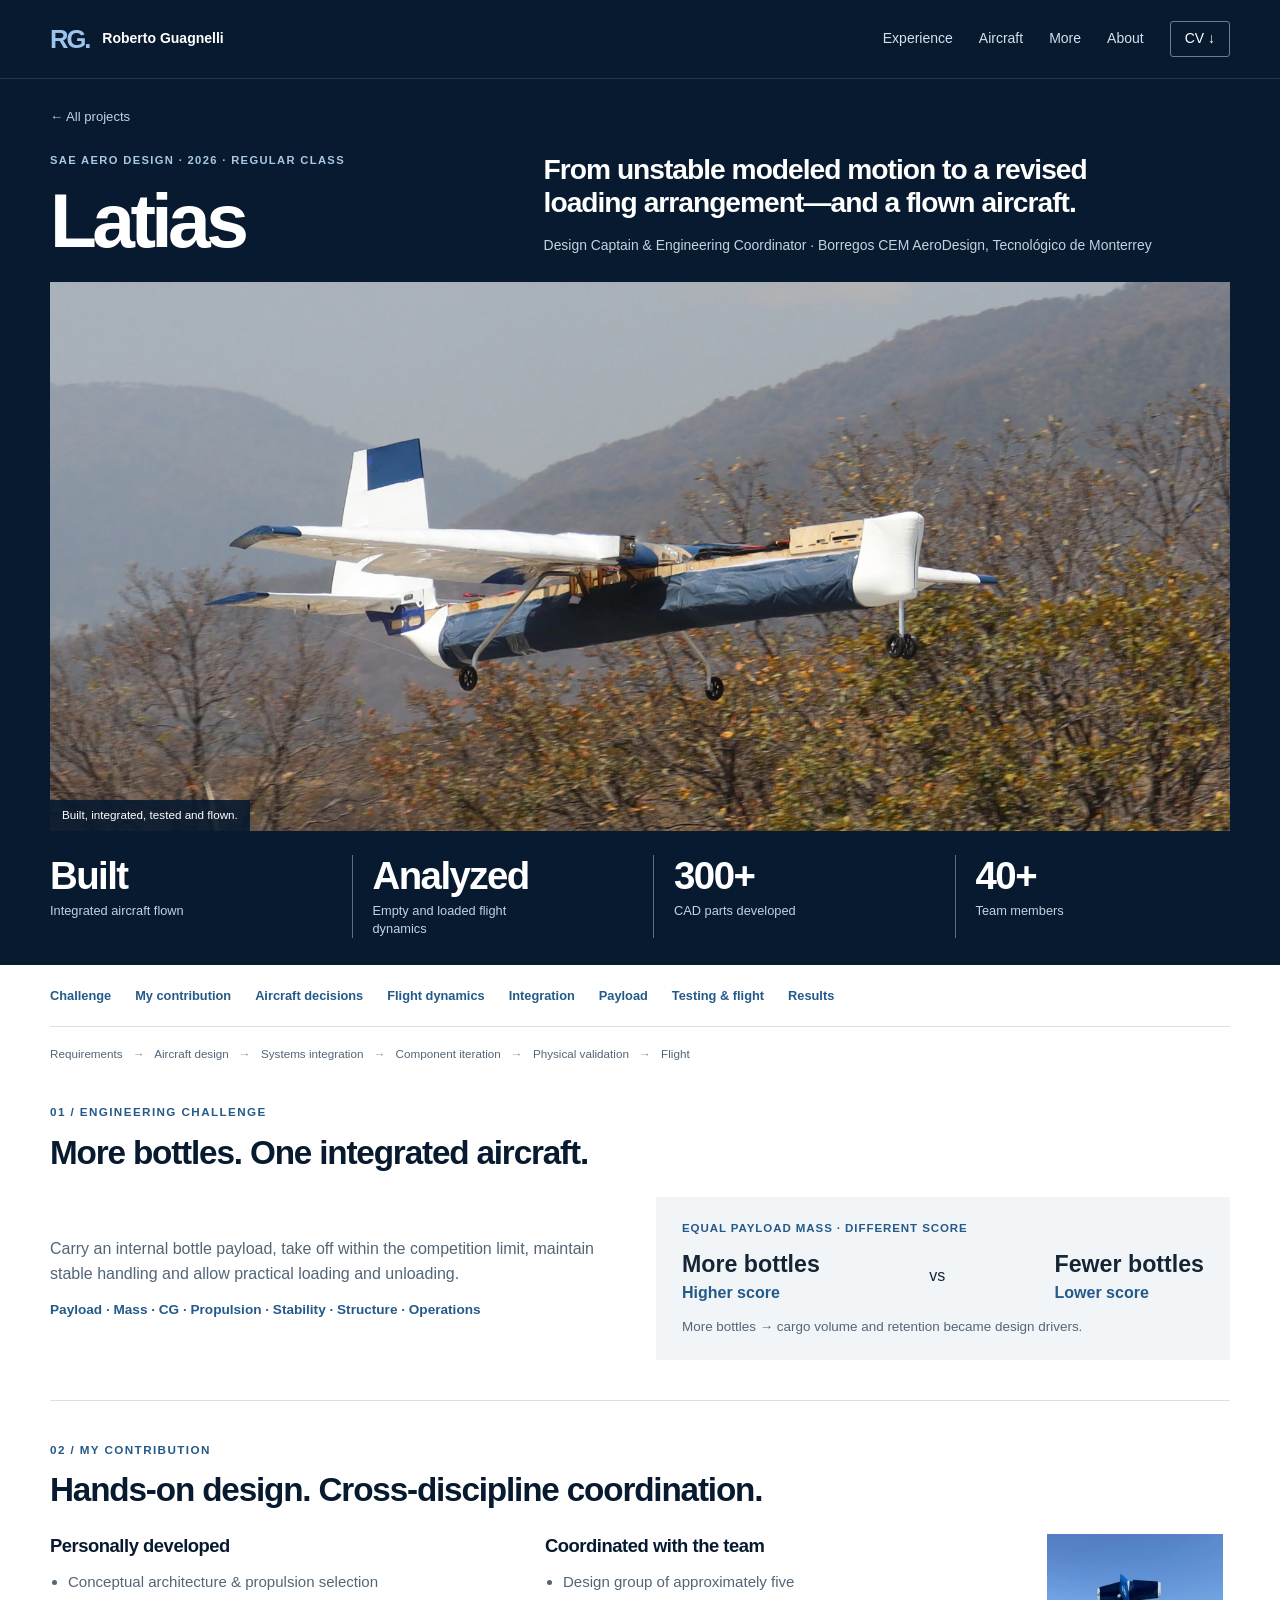
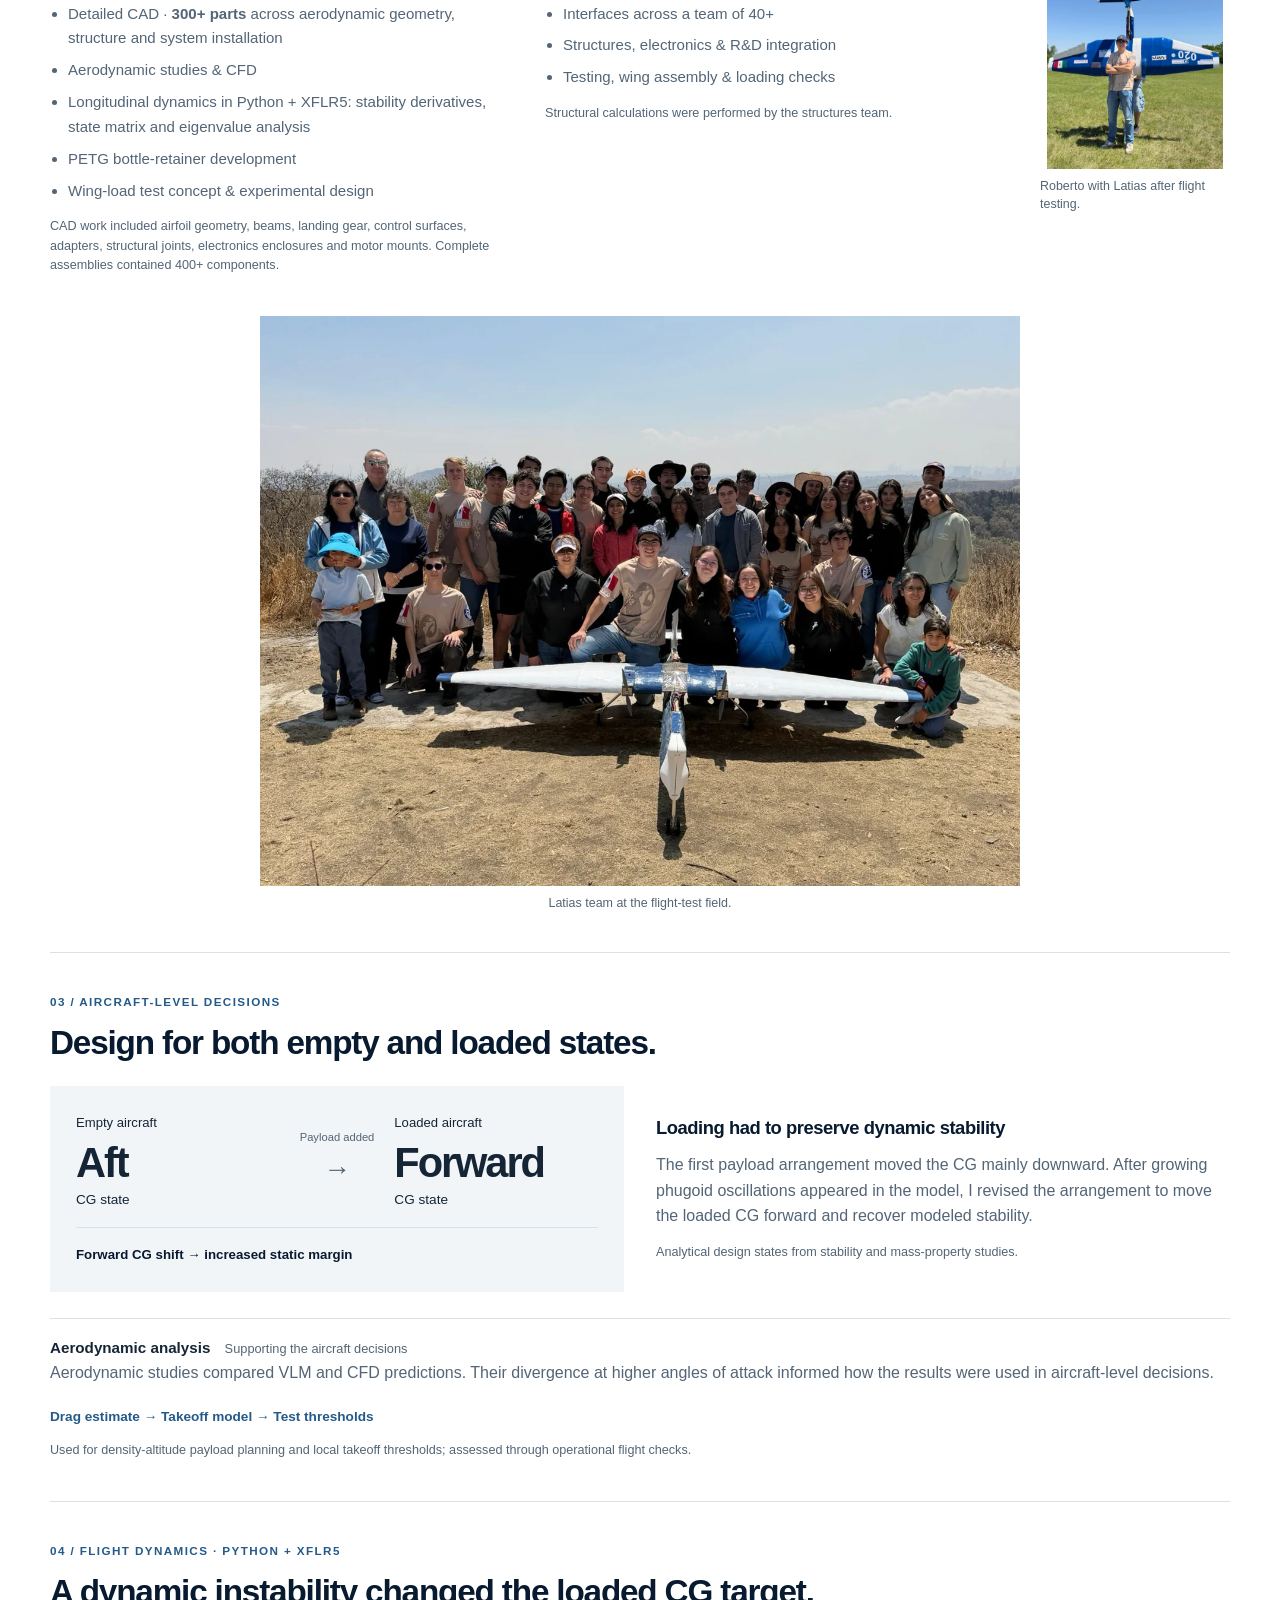
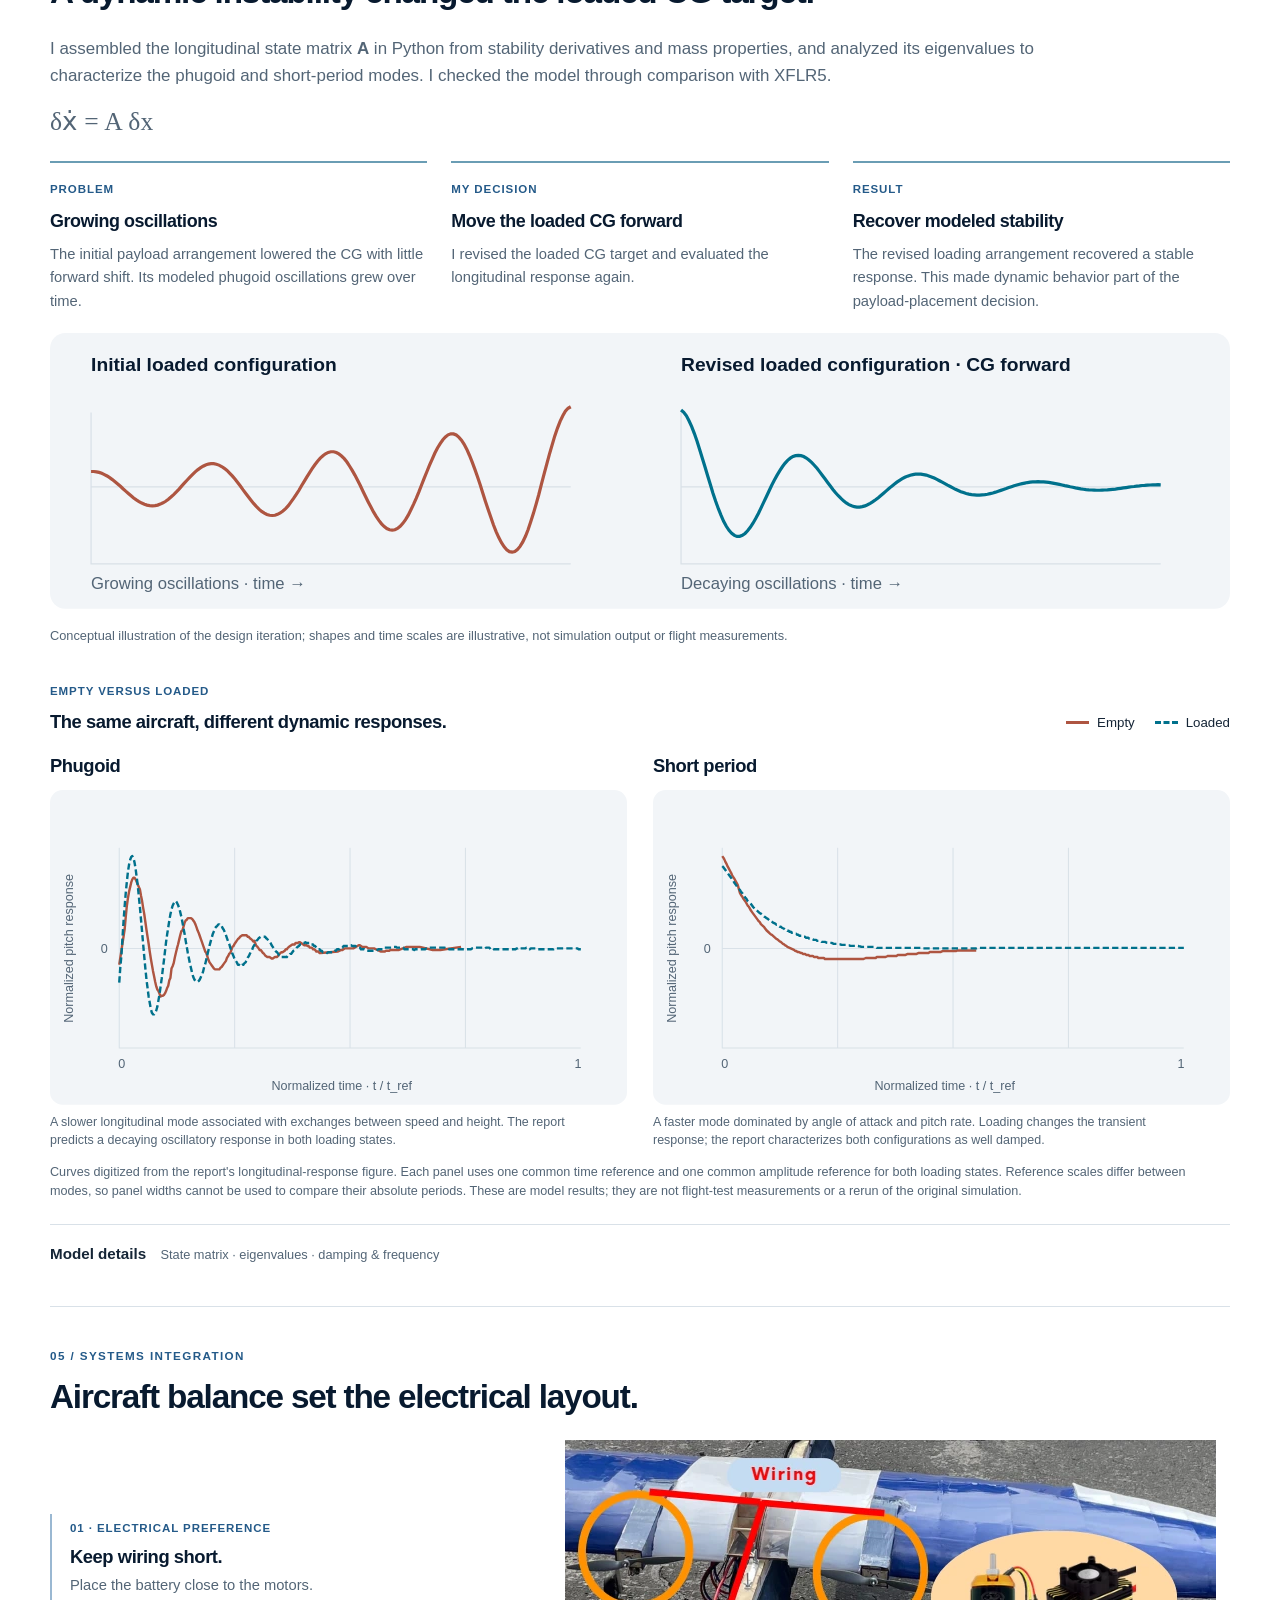
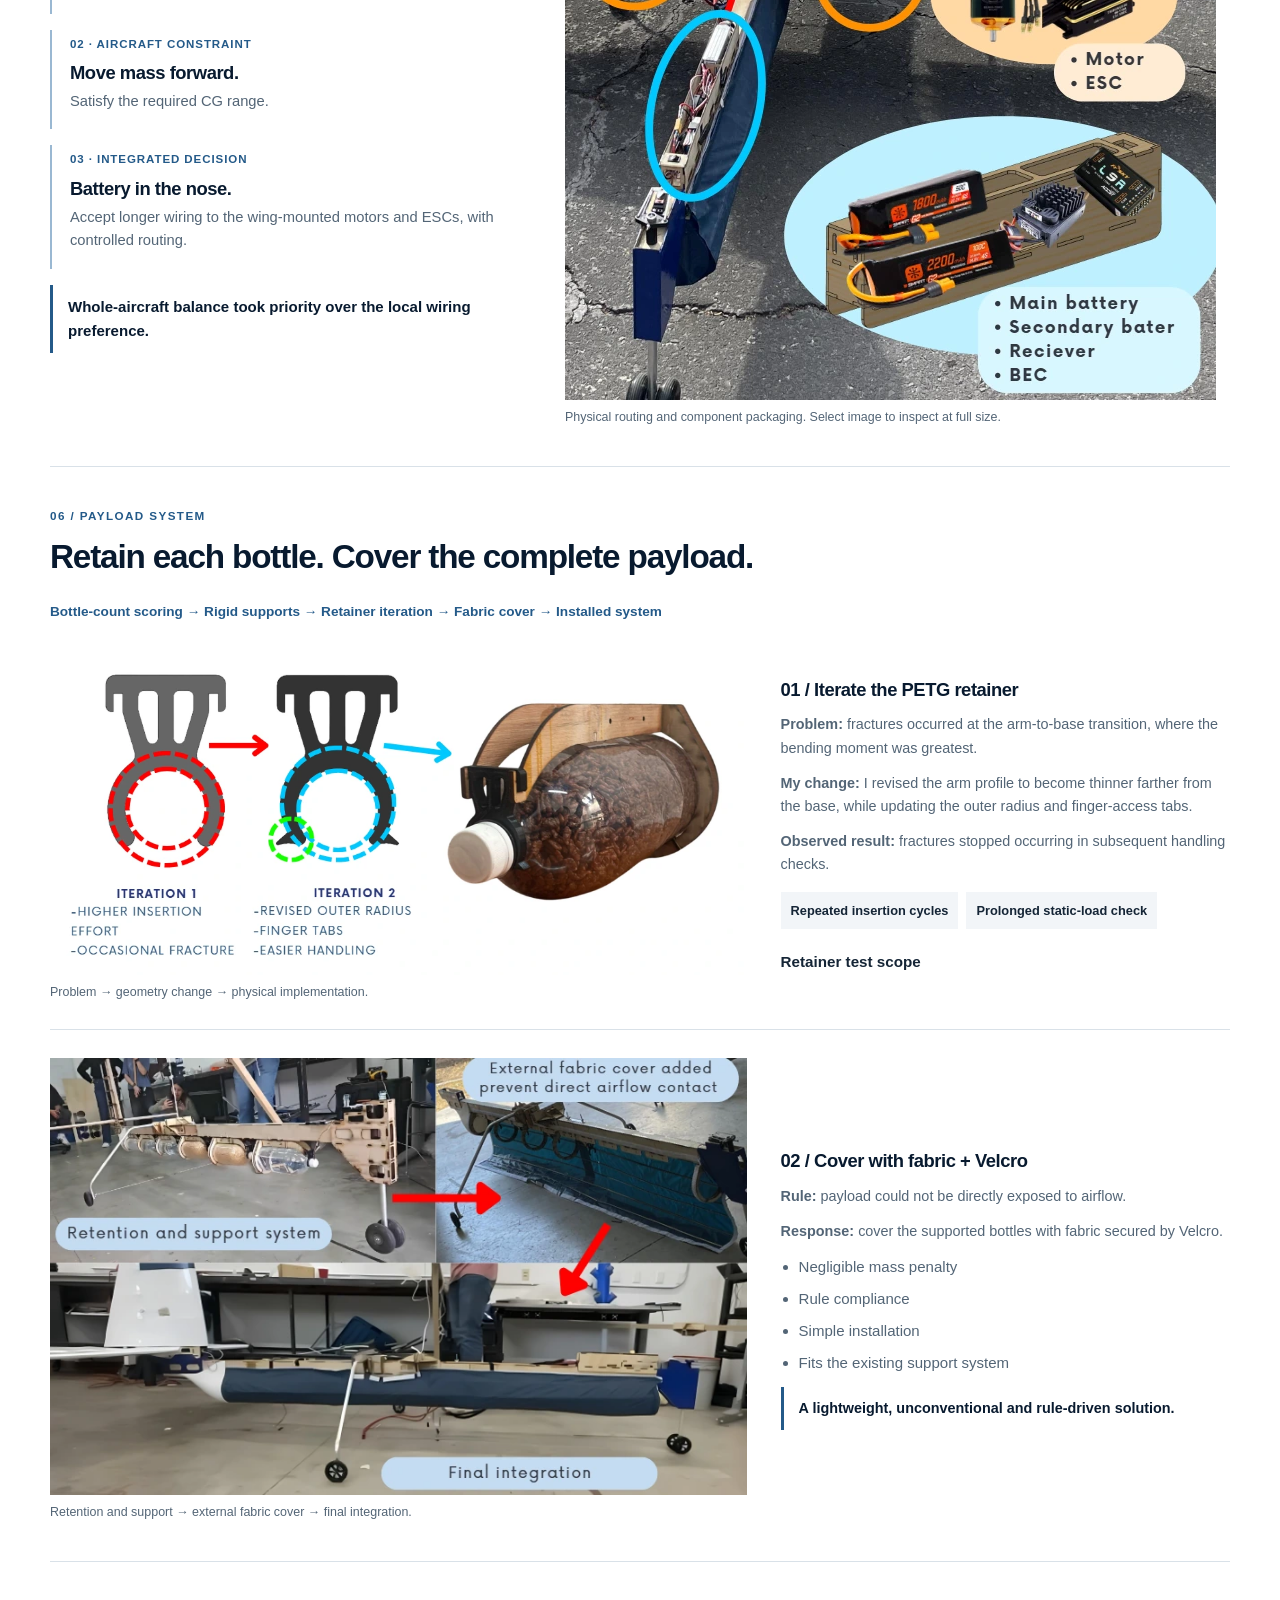
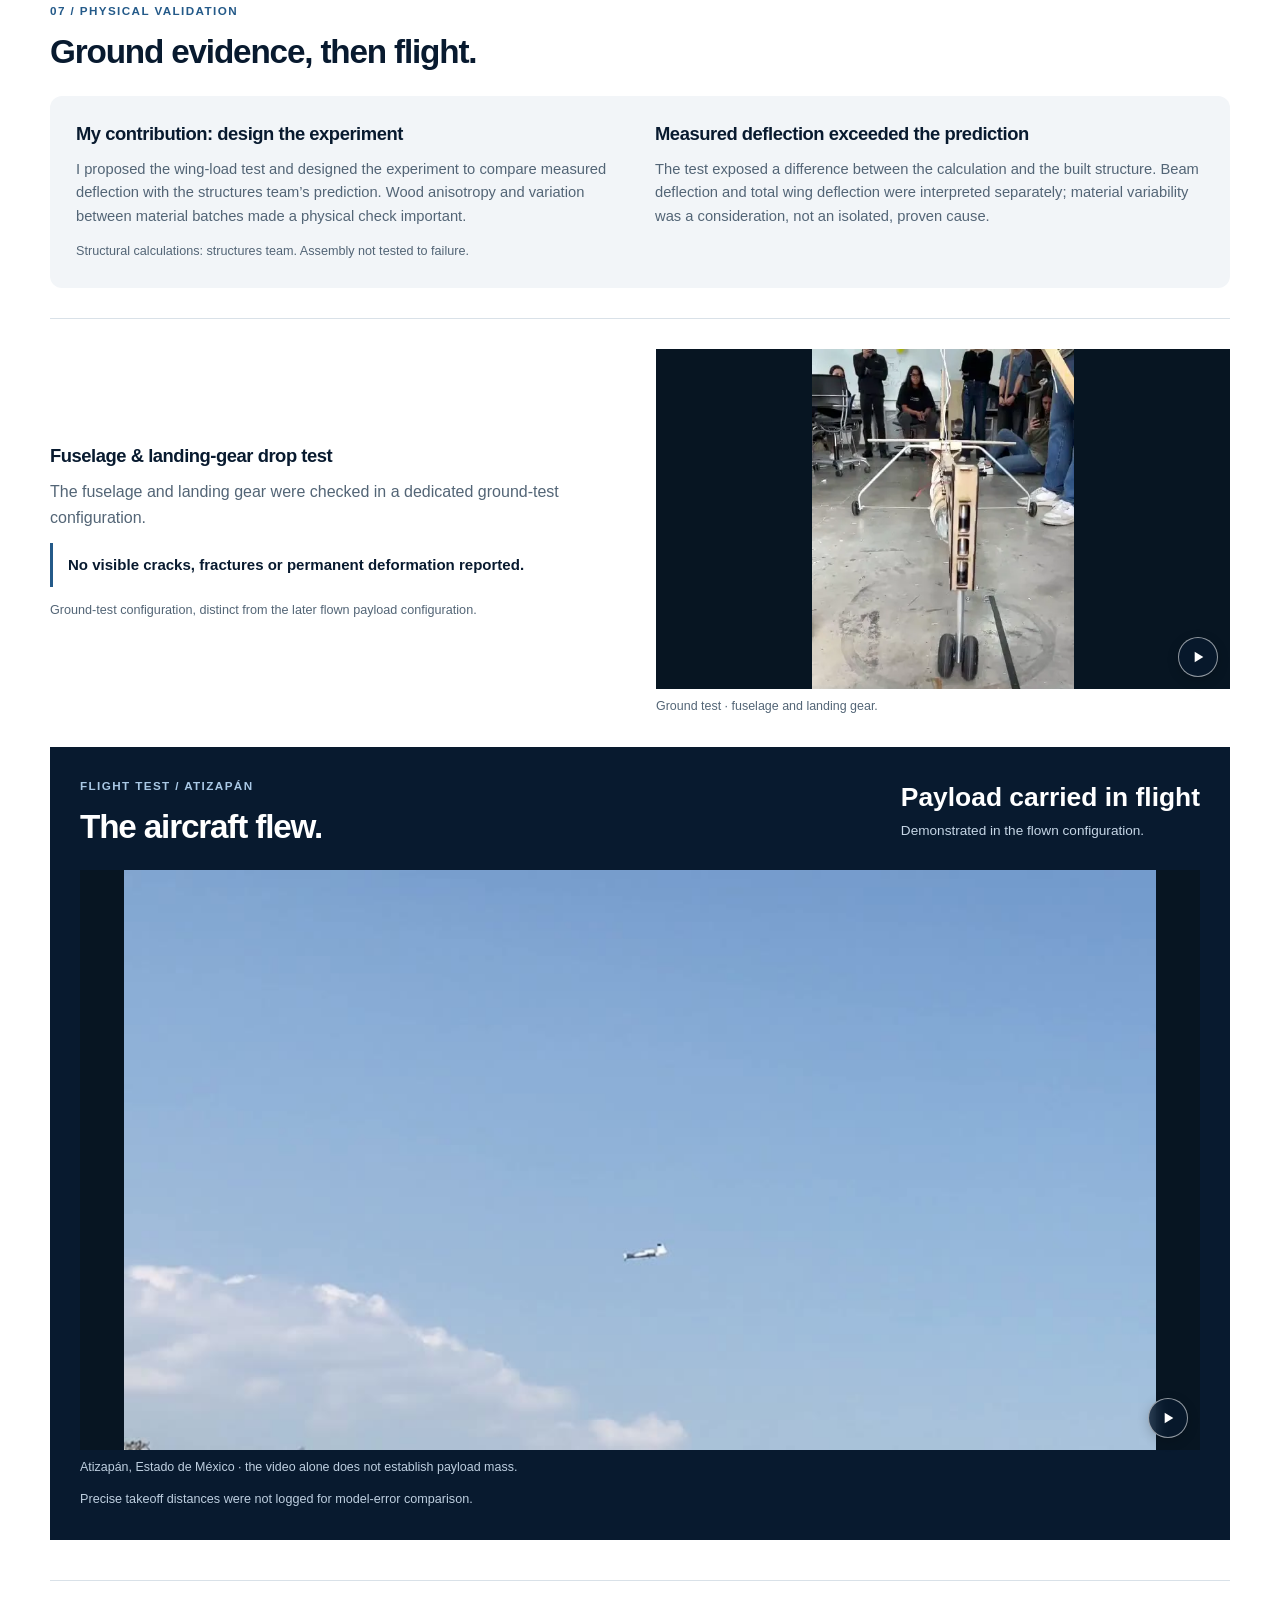
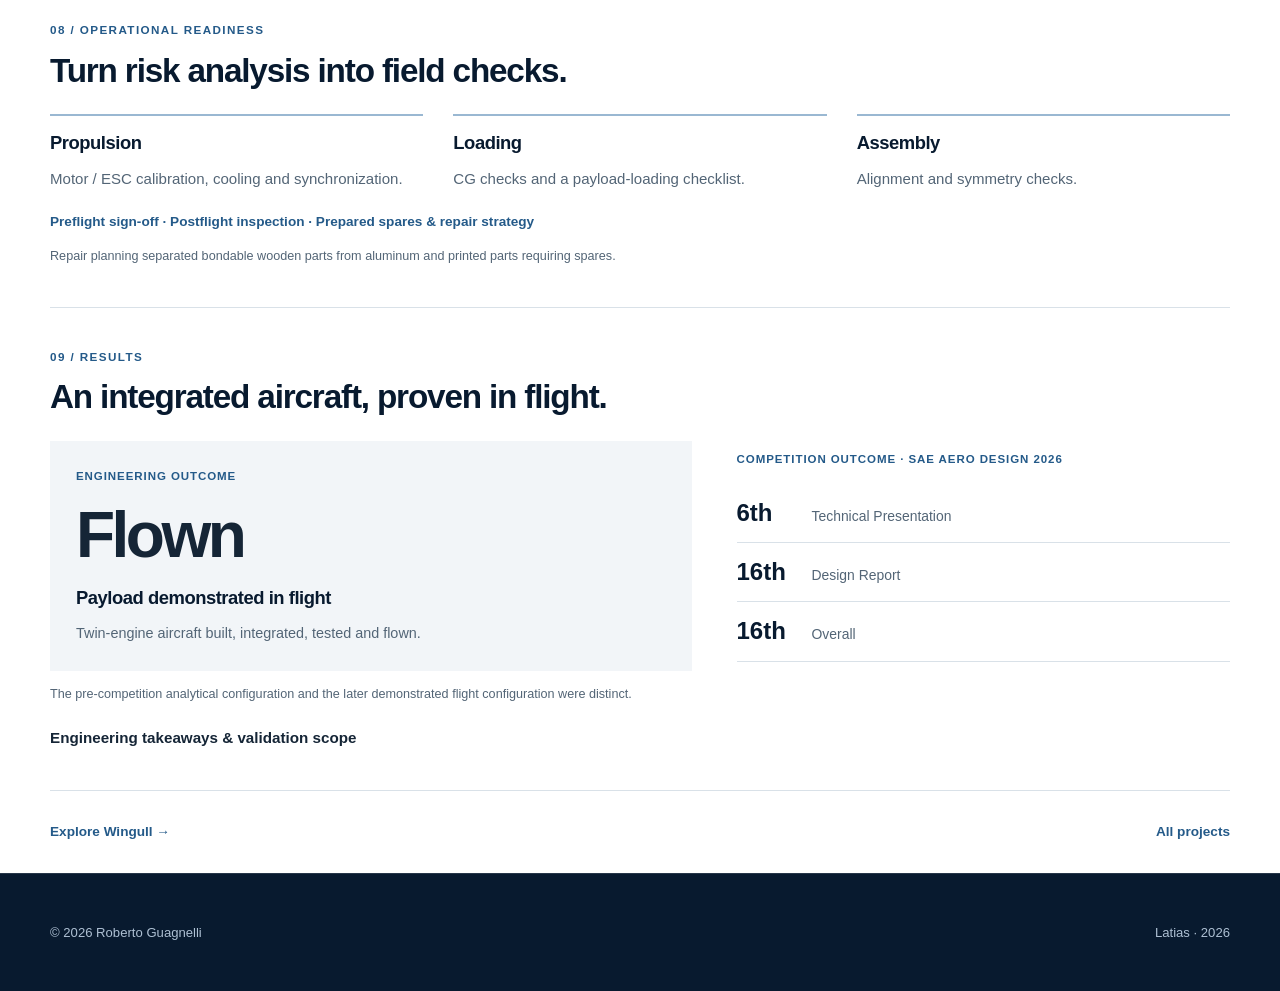
<file: projects/latias.html>
<!doctype html>
<html lang="en">
<head>

<meta charset="utf-8">
<meta name="viewport" content="width=device-width,initial-scale=1">
<meta name="theme-color" content="#081a2f">
<title>Latias | Aircraft Design, Integration &amp; Flight Dynamics | Roberto Guagnelli</title>
<meta name="description" content="Latias: a twin-engine SAE Aero Design Regular Class aircraft. A case study in aircraft integration, longitudinal flight dynamics, payload iteration and physical testing.">
<link rel="stylesheet" href="../style.css?v=20260923-latias-compact2">
<link rel="stylesheet" href="../portfolio-refinement.css?v=20260924-photos"><link rel="stylesheet" href="../latias-case-study.css?v=20261021-centered-team"><link rel="stylesheet" href="../video-controls.css?v=20261007">
<link rel="stylesheet" href="../latias-flight-dynamics.css?v=20261020">
<style>
.fd-compact .fd-method{margin:20px 0;gap:24px}
.fd-compact .fd-method article{padding-top:12px}
.fd-compact .fd-method h3{font-size:1.12rem}
.fd-compact .fd-method p{margin-bottom:0}
.fd-compact .fd-intro{max-width:1000px}
.fd-concept{margin:22px 0}
.fd-concept figcaption{font-size:.8rem;color:#536576;margin-top:10px}
.fd-details{margin-top:22px}
.fd-details summary{cursor:pointer}
.fd-details[open]{padding-bottom:12px}
@media(max-width:650px){.fd-concept{overflow-x:auto}.fd-concept .fd-chart{min-width:660px}.fd-compact .fd-method{gap:18px}}
</style>
<style>.site-header nav .nav-cv{border:1px solid #668098;padding:5px 14px;border-radius:3px;color:#fff}@media(max-width:720px){.site-header nav .nav-cv{padding:3px 10px}}</style></head>
<body class="latias-study">
<a class="skip-link" href="#main">Skip to content</a>
<header class="site-header"><div class="container nav-container">
<a class="logo" href="../index.html"><span class="monogram" aria-hidden="true">RG.</span><span>Roberto Guagnelli</span></a>
<nav aria-label="Main navigation"><a href="../index.html#experience">Experience</a><a href="../index.html#projects">Aircraft</a><a href="../index.html#additional">More</a><a href="../index.html#about">About</a><a class="nav-cv" href="../assets/Roberto_Guagnelli_CV.pdf" target="_blank" rel="noopener noreferrer" type="application/pdf">CV <span aria-hidden="true">↓</span></a></nav>
</div></header>
<main id="main">
<section class="ls-hero"><div class="container">
<a class="back-link" href="../index.html#projects">← All projects</a>
<div class="ls-title"><div><p class="eyebrow">SAE AERO DESIGN · 2026 · REGULAR CLASS</p><h1>Latias</h1></div><div><h2>From unstable modeled motion to a revised loading arrangement—and a flown aircraft.</h2><p>Design Captain &amp; Engineering Coordinator · Borregos CEM AeroDesign, Tecnológico de Monterrey</p></div></div>
<figure class="ls-cover"><a href="../images/latias/hero-flight-2026.svg" class="image-link" target="_blank" rel="noopener" aria-label="Open full-size image: Latias twin-engine cargo aircraft in flight"><img src="../images/latias/hero-flight-2026.svg" width="1920" height="892" fetchpriority="high" decoding="async" alt="Latias twin-engine cargo aircraft in flight"></a><figcaption>Built, integrated, tested and flown.</figcaption></figure>
<div class="ls-metrics"><div><strong>Built</strong><span>Integrated aircraft flown</span></div><div><strong>Analyzed</strong><span>Empty and loaded flight dynamics</span></div><div><strong>300+</strong><span>CAD parts developed</span></div><div><strong>40+</strong><span>Team members</span></div></div>
</div></section>
<div class="container ls-body">
<nav class="ls-nav" aria-label="Project sections"><a href="#challenge">Challenge</a><a href="#role">My contribution</a><a href="#decisions">Aircraft decisions</a><a href="#flight-dynamics">Flight dynamics</a><a href="#integration">Integration</a><a href="#payload">Payload</a><a href="#testing">Testing &amp; flight</a><a href="#results">Results</a></nav>
<p class="ls-thread">Requirements <span>→</span> Aircraft design <span>→</span> Systems integration <span>→</span> Component iteration <span>→</span> Physical validation <span>→</span> Flight</p>
<section id="challenge"><p class="eyebrow">01 / ENGINEERING CHALLENGE</p><h2>More bottles. One integrated aircraft.</h2>
<div class="ls-pair"><div><p>Carry an internal bottle payload, take off within the competition limit, maintain stable handling and allow practical loading and unloading.</p><p class="ls-trades">Payload · Mass · CG · Propulsion · Stability · Structure · Operations</p></div><div class="ls-score"><p class="ls-label">Equal payload mass · different score</p><div><strong>More bottles <b>Higher score</b></strong><span>vs</span><strong>Fewer bottles <b>Lower score</b></strong></div><p>More bottles → cargo volume and retention became design drivers.</p></div></div></section>
<section id="role"><p class="eyebrow">02 / MY CONTRIBUTION</p><h2>Hands-on design. Cross-discipline coordination.</h2>
<div class="ls-role"><div><h3>Personally developed</h3><ul><li>Conceptual architecture &amp; propulsion selection</li><li>Detailed CAD · <strong>300+ parts</strong> across aerodynamic geometry, structure and system installation</li><li>Aerodynamic studies &amp; CFD</li><li>Longitudinal dynamics in Python + XFLR5: stability derivatives, state matrix and eigenvalue analysis</li><li>PETG bottle-retainer development</li><li>Wing-load test concept &amp; experimental design</li></ul><p class="ls-note">CAD work included airfoil geometry, beams, landing gear, control surfaces, adapters, structural joints, electronics enclosures and motor mounts. Complete assemblies contained 400+ components.</p></div><div><h3>Coordinated with the team</h3><ul><li>Design group of approximately five</li><li>Interfaces across a team of 40+</li><li>Structures, electronics &amp; R&amp;D integration</li><li>Testing, wing assembly &amp; loading checks</li></ul><p class="ls-note">Structural calculations were performed by the structures team.</p></div><figure class=""><a href="../images/latias/roberto-with-aircraft.webp" class="image-link" target="_blank" rel="noopener" aria-label="Open full-size image: Roberto with Latias at the test field"><img src="../images/latias/roberto-with-aircraft.webp" width="960" height="1280" loading="lazy" decoding="async" alt="Roberto with Latias at the test field"></a><figcaption>Roberto with Latias after flight testing.</figcaption></figure></div><figure class="ls-team-photo"><a href="../images/portfolio/latias-team-1280.webp" class="image-link" target="_blank" rel="noopener" aria-label="Open full-size image: Borregos CEM AeroDesign team with Latias at the flight-test field"><img src="../images/portfolio/latias-team-1280.webp" width="1280" height="960" loading="lazy" decoding="async" alt="Borregos CEM AeroDesign team with Latias at the flight-test field"></a><figcaption>Latias team at the flight-test field.</figcaption></figure></section>
<section id="decisions"><p class="eyebrow">03 / AIRCRAFT-LEVEL DECISIONS</p><h2>Design for both empty and loaded states.</h2>
<div class="ls-pair"><div class="ls-cg" aria-label="Payload shifts the analytical center of gravity forward"><div><span>Empty aircraft</span><strong>Aft <small>CG state</small></strong></div><p>Payload added <b>→</b></p><div><span>Loaded aircraft</span><strong>Forward <small>CG state</small></strong></div><footer>Forward CG shift → increased static margin</footer></div><div><h3>Loading had to preserve dynamic stability</h3><p>The first payload arrangement moved the CG mainly downward. After growing phugoid oscillations appeared in the model, I revised the arrangement to move the loaded CG forward and recover modeled stability.</p><p class="ls-note">Analytical design states from stability and mass-property studies.</p></div></div>
<details class="ls-analysis" open><summary>Aerodynamic analysis <span>Supporting the aircraft decisions</span></summary><p>Aerodynamic studies compared VLM and CFD predictions. Their divergence at higher angles of attack informed how the results were used in aircraft-level decisions.</p><p class="ls-flow">Drag estimate → Takeoff model → Test thresholds</p><p class="ls-note">Used for density-altitude payload planning and local takeoff thresholds; assessed through operational flight checks.</p></details></section>
<section id="flight-dynamics" class="fd-section fd-compact">
<p class="eyebrow">04 / FLIGHT DYNAMICS · PYTHON + XFLR5</p>
<h2>A dynamic instability changed the loaded CG target.</h2>
<p class="fd-intro">I assembled the longitudinal state matrix <strong>A</strong> in Python from stability derivatives and mass properties, and analyzed its eigenvalues to characterize the phugoid and short-period modes. I checked the model through comparison with XFLR5.</p>
<p class="fd-equation">δẋ = A δx</p>
<div class="fd-method"><article><span class="ls-label">Problem</span><h3>Growing oscillations</h3><p>The initial payload arrangement lowered the CG with little forward shift. Its modeled phugoid oscillations grew over time.</p></article><article><span class="ls-label">My decision</span><h3>Move the loaded CG forward</h3><p>I revised the loaded CG target and evaluated the longitudinal response again.</p></article><article><span class="ls-label">Result</span><h3>Recover modeled stability</h3><p>The revised loading arrangement recovered a stable response. This made dynamic behavior part of the payload-placement decision.</p></article></div>

<figure class="fd-concept"><svg class="fd-chart" viewBox="0 0 920 215" role="img" aria-labelledby="cg-response-title cg-response-desc"><title id="cg-response-title">Conceptual phugoid response before and after moving the loaded CG forward</title><desc id="cg-response-desc">Initial loaded configuration: growing oscillations. Revised loaded configuration with forward CG: decaying oscillations. Illustrative shapes only; no original data or numerical comparison.</desc><rect width="920" height="215" rx="12" fill="#f2f5f8"/><g fill="#081a2f" font-family="Arial,sans-serif" font-size="15" font-weight="bold"><text x="32" y="30">Initial loaded configuration</text><text x="492" y="30">Revised loaded configuration · CG forward</text></g><g stroke="#d9e1e8" fill="none"><path d="M32 62V180H406M32 120H406M492 62V180H866M492 120H866"/></g><path d="M32.0,108.0 L34.1,108.0 L36.2,108.3 L38.2,108.7 L40.3,109.4 L42.4,110.4 L44.5,111.5 L46.5,112.8 L48.6,114.3 L50.7,116.0 L52.8,117.7 L54.9,119.5 L56.9,121.4 L59.0,123.3 L61.1,125.1 L63.2,126.9 L65.2,128.6 L67.3,130.1 L69.4,131.4 L71.5,132.6 L73.6,133.5 L75.6,134.2 L77.7,134.6 L79.8,134.8 L81.9,134.6 L83.9,134.2 L86.0,133.4 L88.1,132.4 L90.2,131.2 L92.3,129.6 L94.3,127.9 L96.4,126.0 L98.5,123.9 L100.6,121.7 L102.6,119.4 L104.7,117.1 L106.8,114.8 L108.9,112.6 L111.0,110.5 L113.0,108.5 L115.1,106.7 L117.2,105.2 L119.3,103.9 L121.3,102.9 L123.4,102.2 L125.5,101.9 L127.6,101.9 L129.7,102.3 L131.7,103.0 L133.8,104.1 L135.9,105.5 L138.0,107.2 L140.0,109.2 L142.1,111.4 L144.2,113.9 L146.3,116.6 L148.4,119.3 L150.4,122.1 L152.5,124.9 L154.6,127.7 L156.7,130.4 L158.7,132.9 L160.8,135.2 L162.9,137.3 L165.0,139.1 L167.1,140.5 L169.1,141.5 L171.2,142.1 L173.3,142.3 L175.4,142.1 L177.4,141.4 L179.5,140.3 L181.6,138.8 L183.7,136.9 L185.8,134.6 L187.8,131.9 L189.9,129.0 L192.0,125.9 L194.1,122.6 L196.1,119.1 L198.2,115.7 L200.3,112.2 L202.4,108.8 L204.5,105.6 L206.5,102.7 L208.6,100.0 L210.7,97.6 L212.8,95.7 L214.8,94.2 L216.9,93.1 L219.0,92.6 L221.1,92.6 L223.2,93.2 L225.2,94.3 L227.3,95.9 L229.4,98.0 L231.5,100.6 L233.5,103.7 L235.6,107.1 L237.7,110.8 L239.8,114.8 L241.9,118.9 L243.9,123.2 L246.0,127.5 L248.1,131.7 L250.2,135.7 L252.2,139.5 L254.3,143.0 L256.4,146.1 L258.5,148.8 L260.6,150.9 L262.6,152.5 L264.7,153.4 L266.8,153.7 L268.9,153.4 L270.9,152.4 L273.0,150.7 L275.1,148.4 L277.2,145.5 L279.3,142.0 L281.3,138.0 L283.4,133.6 L285.5,128.9 L287.6,123.9 L289.6,118.7 L291.7,113.4 L293.8,108.2 L295.9,103.1 L298.0,98.3 L300.0,93.8 L302.1,89.7 L304.2,86.2 L306.3,83.2 L308.3,81.0 L310.4,79.4 L312.5,78.6 L314.6,78.7 L316.7,79.5 L318.7,81.2 L320.8,83.6 L322.9,86.8 L325.0,90.8 L327.0,95.3 L329.1,100.5 L331.2,106.1 L333.3,112.1 L335.4,118.4 L337.4,124.8 L339.5,131.3 L341.6,137.6 L343.7,143.7 L345.7,149.5 L347.8,154.8 L349.9,159.5 L352.0,163.5 L354.1,166.7 L356.1,169.0 L358.2,170.5 L360.3,170.9 L362.4,170.4 L364.4,168.9 L366.5,166.4 L368.6,162.9 L370.7,158.5 L372.8,153.2 L374.8,147.2 L376.9,140.6 L379.0,133.4 L381.1,125.9 L383.1,118.0 L385.2,110.1 L387.3,102.2 L389.4,94.5 L391.5,87.2 L393.5,80.4 L395.6,74.3 L397.7,68.9 L399.8,64.5 L401.8,61.0 L403.9,58.7 L406.0,57.5" fill="none" stroke="#ae5541" stroke-width="2.5"/><path d="M492.0,60.0 L494.1,61.8 L496.2,64.6 L498.2,68.4 L500.3,73.0 L502.4,78.4 L504.5,84.4 L506.5,90.8 L508.6,97.6 L510.7,104.5 L512.8,111.5 L514.9,118.3 L516.9,124.9 L519.0,131.2 L521.1,137.0 L523.2,142.2 L525.2,146.8 L527.3,150.7 L529.4,153.9 L531.5,156.2 L533.6,157.8 L535.6,158.6 L537.7,158.5 L539.8,157.8 L541.9,156.3 L543.9,154.2 L546.0,151.5 L548.1,148.3 L550.2,144.7 L552.3,140.7 L554.3,136.5 L556.4,132.1 L558.5,127.7 L560.6,123.2 L562.6,118.9 L564.7,114.8 L566.8,111.0 L568.9,107.5 L571.0,104.3 L573.0,101.6 L575.1,99.3 L577.2,97.6 L579.3,96.3 L581.3,95.6 L583.4,95.4 L585.5,95.6 L587.6,96.3 L589.7,97.5 L591.7,99.0 L593.8,100.9 L595.9,103.1 L598.0,105.5 L600.0,108.1 L602.1,110.9 L604.2,113.7 L606.3,116.5 L608.4,119.3 L610.4,122.0 L612.5,124.6 L614.6,126.9 L616.7,129.0 L618.7,130.9 L620.8,132.5 L622.9,133.8 L625.0,134.7 L627.1,135.4 L629.1,135.7 L631.2,135.7 L633.3,135.4 L635.4,134.8 L637.4,133.9 L639.5,132.8 L641.6,131.5 L643.7,130.0 L645.8,128.4 L647.8,126.7 L649.9,124.9 L652.0,123.1 L654.1,121.3 L656.1,119.6 L658.2,117.9 L660.3,116.3 L662.4,114.9 L664.5,113.6 L666.5,112.5 L668.6,111.6 L670.7,110.9 L672.8,110.4 L674.8,110.1 L676.9,110.0 L679.0,110.1 L681.1,110.4 L683.2,110.8 L685.2,111.5 L687.3,112.2 L689.4,113.1 L691.5,114.1 L693.5,115.2 L695.6,116.3 L697.7,117.4 L699.8,118.6 L701.9,119.7 L703.9,120.8 L706.0,121.9 L708.1,122.8 L710.2,123.7 L712.2,124.4 L714.3,125.1 L716.4,125.6 L718.5,126.0 L720.6,126.2 L722.6,126.4 L724.7,126.4 L726.8,126.2 L728.9,126.0 L730.9,125.7 L733.0,125.2 L735.1,124.7 L737.2,124.1 L739.3,123.4 L741.3,122.7 L743.4,122.0 L745.5,121.3 L747.6,120.5 L749.6,119.8 L751.7,119.1 L753.8,118.5 L755.9,117.9 L758.0,117.4 L760.0,117.0 L762.1,116.6 L764.2,116.3 L766.3,116.1 L768.3,116.0 L770.4,115.9 L772.5,116.0 L774.6,116.1 L776.7,116.3 L778.7,116.5 L780.8,116.8 L782.9,117.2 L785.0,117.6 L787.0,118.0 L789.1,118.5 L791.2,119.0 L793.3,119.4 L795.4,119.9 L797.4,120.3 L799.5,120.8 L801.6,121.1 L803.7,121.5 L805.7,121.8 L807.8,122.1 L809.9,122.3 L812.0,122.4 L814.1,122.5 L816.1,122.6 L818.2,122.6 L820.3,122.5 L822.4,122.4 L824.4,122.3 L826.5,122.1 L828.6,121.9 L830.7,121.7 L832.8,121.4 L834.8,121.1 L836.9,120.8 L839.0,120.5 L841.1,120.2 L843.1,119.9 L845.2,119.7 L847.3,119.4 L849.4,119.2 L851.5,118.9 L853.5,118.8 L855.6,118.6 L857.7,118.5 L859.8,118.4 L861.8,118.4 L863.9,118.3 L866.0,118.4" fill="none" stroke="#00718c" stroke-width="2.5"/><g fill="#536576" font-family="Arial,sans-serif" font-size="13"><text x="32" y="200">Growing oscillations · time →</text><text x="492" y="200">Decaying oscillations · time →</text></g></svg><figcaption>Conceptual illustration of the design iteration; shapes and time scales are illustrative, not simulation output or flight measurements.</figcaption></figure>
<div class="fd-results-heading"><div><p class="ls-label">Empty versus loaded</p><h3>The same aircraft, different dynamic responses.</h3></div><div class="fd-legend"><span><i class="fd-empty-key"></i>Empty</span><span><i class="fd-loaded-key"></i>Loaded</span></div></div>
<div class="fd-plots"><figure><h3>Phugoid</h3><svg class="fd-chart" viewBox="0 0 550 300" role="img" aria-labelledby="phugoid-title phugoid-desc"><title id="phugoid-title">Phugoid: normalized longitudinal response</title><desc id="phugoid-desc">Empty and loaded pitch response traces digitized from the design report. Time and amplitude use shared dimensionless scales within this panel; absolute values are withheld.</desc><rect x="0" y="0" width="550" height="300" rx="12" fill="#f2f5f8"/><g stroke="#d9e1e8" stroke-width="1"><path d="M66 55V246H506" fill="none"/><path d="M66 151H506M176 55V246M286 55V246M396 55V246" fill="none"/></g><g fill="none" stroke-width="2.3" stroke-linejoin="round"><path class="fd-empty" d="M66.00,166.53 L71.19,132.51 L72.23,120.68 L73.26,110.33 L74.30,102.93 L75.34,97.02 L76.38,92.58 L77.42,88.14 L78.45,85.18 L79.49,83.71 L80.53,83.71 L81.57,85.18 L85.72,94.80 L86.75,100.71 L87.79,105.89 L88.83,112.55 L89.87,118.46 L90.91,125.86 L91.94,133.25 L92.98,139.91 L94.02,146.56 L95.06,153.96 L96.09,160.61 L97.13,166.53 L98.17,172.45 L99.21,177.62 L100.25,182.80 L101.28,187.24 L102.32,190.19 L103.36,191.67 L105.43,196.85 L106.47,196.11 L107.51,196.11 L108.55,195.37 L109.58,193.89 L110.62,191.67 L111.66,188.71 L112.70,186.50 L113.74,181.32 L114.77,179.10 L115.81,170.23 L116.85,168.01 L117.89,165.05 L118.92,159.87 L119.96,155.44 L121.00,151.00 L122.04,147.30 L123.08,142.87 L124.11,138.43 L125.15,134.73 L126.19,133.99 L128.26,126.60 L129.30,124.38 L130.34,123.64 L131.38,122.16 L132.42,122.16 L133.45,122.16 L134.49,122.16 L135.53,122.90 L136.57,124.38 L137.60,125.86 L138.64,128.08 L139.68,131.03 L140.72,133.99 L141.75,136.21 L142.79,139.17 L143.83,142.13 L144.87,145.08 L145.91,148.04 L146.94,151.00 L147.98,153.96 L149.02,155.44 L151.09,162.09 L152.13,164.31 L153.17,165.79 L154.21,167.27 L155.25,168.75 L156.28,170.23 L157.32,170.97 L158.36,170.97 L159.40,170.97 L160.43,170.97 L161.47,170.97 L162.51,169.49 L163.55,168.75 L164.58,167.27 L165.62,165.79 L166.66,164.31 L167.70,162.83 L168.74,159.87 L169.77,158.39 L170.81,156.18 L171.85,155.44 L173.92,149.52 L174.96,148.78 L176.00,146.56 L177.04,145.08 L178.08,143.61 L179.11,142.13 L180.15,141.39 L181.19,139.91 L182.23,139.17 L183.26,138.43 L184.30,138.43 L185.34,138.43 L186.38,138.43 L187.42,138.43 L188.45,139.91 L189.49,139.91 L190.53,141.39 L191.57,142.13 L192.60,142.87 L193.64,144.34 L194.68,143.61 L196.75,148.78 L197.79,149.52 L198.83,151.00 L199.87,152.48 L200.91,152.48 L201.94,153.96 L202.98,155.44 L204.02,156.18 L205.06,157.66 L206.09,158.39 L207.13,159.13 L208.17,159.13 L209.21,159.13 L210.25,159.87 L211.28,160.61 L212.32,160.61 L213.36,159.87 L214.40,159.13 L215.43,159.13 L216.47,159.13 L219.58,155.44 L220.62,154.70 L221.66,154.70 L222.70,153.96 L223.74,153.22 L224.77,151.74 L225.81,151.74 L226.85,150.26 L227.89,149.52 L228.92,148.78 L229.96,148.04 L231.00,147.30 L232.04,147.30 L233.08,147.30 L234.11,145.82 L235.15,145.82 L236.19,145.82 L237.23,145.08 L238.26,145.08 L242.42,148.04 L243.45,148.04 L244.49,148.04 L245.53,148.78 L246.57,148.78 L247.60,150.26 L248.64,150.26 L249.68,150.26 L250.72,151.74 L251.75,151.74 L252.79,152.48 L253.83,153.96 L254.87,153.96 L255.91,153.96 L256.94,155.44 L257.98,155.44 L274.58,153.96 L277.70,152.48 L278.74,152.48 L280.81,151.00 L281.85,151.00 L282.89,151.00 L283.92,151.00 L284.96,151.00 L286.00,151.00 L289.11,151.00 L294.30,148.04 L295.34,148.04 L297.42,149.52 L298.45,149.52 L299.49,149.52 L300.53,149.52 L301.57,149.52 L302.60,150.26 L303.64,151.00 L304.68,151.00 L305.72,151.00 L306.75,151.00 L307.79,151.00 L308.83,151.00 L315.06,153.96 L316.09,153.96 L317.13,153.96 L318.17,153.96 L319.21,153.96 L320.25,153.22 L321.28,153.22 L322.32,153.22 L323.36,153.22 L324.40,152.48 L325.43,152.48 L326.47,152.48 L327.51,152.48 L328.55,152.48 L329.58,152.48 L330.62,152.48 L331.66,152.48 L332.70,152.48 L339.96,149.52 L341.00,149.52 L342.04,149.52 L343.08,149.52 L344.11,149.52 L345.15,149.52 L346.19,149.52 L347.23,149.52 L348.26,149.52 L349.30,149.52 L350.34,149.52 L351.38,149.52 L352.42,149.52 L364.87,152.48 L365.91,152.48 L366.94,152.48 L367.98,152.48 L369.02,152.48 L370.06,152.48 L371.09,152.48 L372.13,152.48 L391.85,149.52"/> <path class="fd-loaded" d="M66.00,183.54 L67.04,168.75 L68.08,157.66 L69.11,140.65 L70.15,124.38 L71.19,110.33 L72.23,97.76 L73.26,87.40 L74.30,77.79 L75.34,71.13 L76.38,66.70 L77.42,63.74 L78.45,63.00 L79.49,64.48 L80.53,68.92 L81.57,74.83 L82.60,82.97 L83.64,91.10 L84.68,101.45 L85.72,111.81 L86.75,123.64 L87.79,135.47 L88.83,147.30 L89.87,159.13 L90.91,170.23 L91.94,180.58 L92.98,188.71 L94.02,196.85 L95.06,202.76 L96.09,208.68 L97.13,212.38 L98.17,213.86 L99.21,213.86 L100.25,212.38 L101.28,210.16 L102.32,206.46 L103.36,200.55 L104.40,194.63 L105.43,187.24 L106.47,179.84 L107.51,170.97 L108.55,162.83 L109.58,153.96 L110.62,145.08 L111.66,137.69 L112.70,131.03 L113.74,124.38 L114.77,118.46 L115.81,114.03 L116.85,110.33 L117.89,108.11 L118.92,106.63 L119.96,105.89 L121.00,107.37 L122.04,109.59 L123.08,112.55 L124.11,116.24 L125.15,120.68 L126.19,125.86 L127.23,131.77 L128.26,136.95 L129.30,143.61 L130.34,149.52 L131.38,155.44 L132.42,160.61 L133.45,165.79 L134.49,170.23 L135.53,174.66 L136.57,178.36 L137.60,180.58 L138.64,182.06 L139.68,182.80 L140.72,182.80 L141.75,182.06 L142.79,180.58 L143.83,178.36 L144.87,176.14 L145.91,173.18 L146.94,168.75 L147.98,165.79 L149.02,161.35 L150.06,156.92 L151.09,152.48 L152.13,148.04 L153.17,144.34 L154.21,140.65 L155.25,136.95 L156.28,134.73 L157.32,131.77 L158.36,130.29 L159.40,129.55 L160.43,128.08 L161.47,128.08 L162.51,129.55 L163.55,129.55 L164.58,131.77 L165.62,133.25 L166.66,135.47 L167.70,138.43 L168.74,141.39 L169.77,144.34 L170.81,146.56 L171.85,150.26 L172.89,153.22 L173.92,156.18 L174.96,158.39 L176.00,161.35 L177.04,162.83 L178.08,164.31 L179.11,166.53 L180.15,166.53 L181.19,167.27 L182.23,168.01 L183.26,166.53 L184.30,166.53 L185.34,165.05 L186.38,164.31 L187.42,162.09 L188.45,159.87 L189.49,158.39 L190.53,156.18 L191.57,153.96 L192.60,152.48 L193.64,149.52 L194.68,148.04 L195.72,145.82 L196.75,143.61 L197.79,142.87 L198.83,141.39 L199.87,140.65 L200.91,139.91 L201.94,139.91 L202.98,139.91 L204.02,139.91 L205.06,139.91 L206.09,141.39 L207.13,142.13 L208.17,143.61 L209.21,144.34 L210.25,145.82 L211.28,148.04 L212.32,149.52 L213.36,151.00 L214.40,152.48 L215.43,153.96 L216.47,154.70 L217.51,156.18 L218.55,157.66 L219.58,157.66 L220.62,159.13 L221.66,159.13 L222.70,159.13 L223.74,159.13 L224.77,159.13 L225.81,159.13 L226.85,157.66 L227.89,157.66 L228.92,156.18 L229.96,156.18 L231.00,154.70 L232.04,153.22 L233.08,152.48 L234.11,151.74 L235.15,150.26 L236.19,149.52 L237.23,148.78 L238.26,147.30 L239.30,147.30 L240.34,145.82 L241.38,145.82 L242.42,145.82 L243.45,145.08 L244.49,145.82 L245.53,145.82 L246.57,145.82 L247.60,145.82 L248.64,147.30 L249.68,147.30 L250.72,147.30 L251.75,148.78 L252.79,148.78 L253.83,150.26 L254.87,150.26 L255.91,151.74 L256.94,151.74 L257.98,153.22 L259.02,153.22 L260.06,154.70 L261.09,154.70 L262.13,154.70 L263.17,154.70 L264.21,155.44 L265.25,154.70 L266.28,154.70 L267.32,154.70 L268.36,154.70 L269.40,154.70 L270.43,154.70 L271.47,153.22 L272.51,153.22 L273.55,151.74 L274.58,151.74 L275.62,151.74 L276.66,150.26 L277.70,150.26 L278.74,150.26 L279.77,148.78 L280.81,148.78 L281.85,148.78 L282.89,148.78 L283.92,148.78 L284.96,148.04 L286.00,148.04 L287.04,148.04 L288.08,148.78 L289.11,148.78 L290.15,148.78 L291.19,148.78 L292.23,150.26 L293.26,150.26 L294.30,150.26 L295.34,150.26 L296.38,151.74 L297.42,151.74 L298.45,151.74 L299.49,151.74 L300.53,152.48 L301.57,153.22 L302.60,153.22 L303.64,153.22 L304.68,153.22 L305.72,153.22 L306.75,153.22 L307.79,153.22 L308.83,153.22 L309.87,153.22 L310.91,153.22 L311.94,152.48 L312.98,151.74 L314.02,151.74 L315.06,151.74 L316.09,151.74 L317.13,151.74 L318.17,150.26 L319.21,150.26 L320.25,150.26 L321.28,150.26 L322.32,150.26 L323.36,150.26 L324.40,150.26 L325.43,150.26 L326.47,149.52 L327.51,149.52 L328.55,149.52 L329.58,149.52 L330.62,150.26 L331.66,150.26 L332.70,150.26 L333.74,150.26 L334.77,150.26 L335.81,150.26 L336.85,150.26 L337.89,151.74 L338.92,151.74 L339.96,151.74 L341.00,151.74 L342.04,151.74 L343.08,151.74 L344.11,151.74 L345.15,151.74 L346.19,151.74 L347.23,152.48 L348.26,151.74 L349.30,151.74 L350.34,151.74 L351.38,151.74 L352.42,151.74 L353.45,151.74 L354.49,151.74 L355.53,151.74 L356.57,151.74 L357.60,151.74 L358.64,151.00 L359.68,151.00 L360.72,150.26 L361.75,150.26 L362.79,150.26 L363.83,150.26 L364.87,150.26 L365.91,150.26 L366.94,150.26 L367.98,150.26 L369.02,150.26 L370.06,150.26 L371.09,150.26 L372.13,150.26 L373.17,150.26 L374.21,150.26 L375.25,150.26 L376.28,150.26 L377.32,151.00 L378.36,151.00 L379.40,151.00 L380.43,151.74 L381.47,151.74 L382.51,151.74 L383.55,151.74 L384.58,151.74 L385.62,151.74 L386.66,151.74 L387.70,151.74 L388.74,151.74 L389.77,151.74 L390.81,151.74 L391.85,151.74 L392.89,151.74 L393.92,151.74 L394.96,151.74 L396.00,151.74 L397.04,151.74 L398.08,151.74 L399.11,151.74 L400.15,151.74 L401.19,151.74 L402.23,151.00 L403.26,151.00 L404.30,151.00 L405.34,150.26 L406.38,150.26 L407.42,150.26 L408.45,150.26 L409.49,150.26 L410.53,150.26 L411.57,150.26 L412.60,150.26 L413.64,151.00 L414.68,151.00 L415.72,150.26 L416.75,150.26 L417.79,150.26 L418.83,150.26 L419.87,151.74 L420.91,151.00 L421.94,151.00 L422.98,151.74 L424.02,151.74 L425.06,151.74 L426.09,151.74 L427.13,151.74 L428.17,151.74 L429.21,151.74 L430.25,151.74 L431.28,151.74 L432.32,151.74 L433.36,151.74 L434.40,151.74 L435.43,151.74 L436.47,151.74 L437.51,151.74 L438.55,151.74 L439.58,151.74 L440.62,151.74 L441.66,151.74 L442.70,151.74 L443.74,151.74 L444.77,151.00 L445.81,151.00 L446.85,150.26 L447.89,151.00 L448.92,151.00 L449.96,151.00 L451.00,151.00 L452.04,151.00 L453.08,151.00 L454.11,150.26 L455.15,150.26 L456.19,151.00 L457.23,151.74 L458.26,151.00 L459.30,151.00 L460.34,151.00 L461.38,151.00 L462.42,151.00 L463.45,151.00 L464.49,151.74 L465.53,151.74 L466.57,151.74 L467.60,151.74 L468.64,151.74 L469.68,151.74 L470.72,151.74 L471.75,151.74 L472.79,151.74 L473.83,151.74 L474.87,151.74 L475.91,151.74 L476.94,151.74 L477.98,151.74 L479.02,151.74 L480.06,151.74 L481.09,151.00 L482.13,151.00 L483.17,151.00 L484.21,151.00 L485.25,151.00 L486.28,151.00 L487.32,151.00 L488.36,151.00 L489.40,151.00 L490.43,151.00 L491.47,151.00 L492.51,151.00 L493.55,151.00 L494.58,151.00 L495.62,151.00 L496.66,151.00 L497.70,151.00 L498.74,151.00 L499.77,151.00 L500.81,151.00 L501.85,151.00 L502.89,151.00 L503.92,151.74 L504.96,151.74 L506.00,151.74"/> </g><g fill="#536576" font-family="Arial,sans-serif" font-size="12"><text x="65" y="265">0</text><text x="500" y="265">1</text><text x="278" y="286" text-anchor="middle">Normalized time · t / t_ref</text><text x="22" y="151" text-anchor="middle" transform="rotate(-90 22 151)">Normalized pitch response</text><text x="55" y="155" text-anchor="end">0</text></g></svg><figcaption>A slower longitudinal mode associated with exchanges between speed and height. The report predicts a decaying oscillatory response in both loading states.</figcaption></figure><figure><h3>Short period</h3><svg class="fd-chart" viewBox="0 0 550 300" role="img" aria-labelledby="short-period-title short-period-desc"><title id="short-period-title">Short Period: normalized longitudinal response</title><desc id="short-period-desc">Empty and loaded pitch response traces digitized from the design report. Time and amplitude use shared dimensionless scales within this panel; absolute values are withheld.</desc><rect x="0" y="0" width="550" height="300" rx="12" fill="#f2f5f8"/><g stroke="#d9e1e8" stroke-width="1"><path d="M66 55V246H506" fill="none"/><path d="M66 151H506M176 55V246M286 55V246M396 55V246" fill="none"/></g><g fill="none" stroke-width="2.3" stroke-linejoin="round"><path class="fd-empty" d="M66.00,63.00 L67.05,64.44 L68.11,66.37 L69.16,68.77 L70.21,70.69 L71.26,73.10 L72.32,75.02 L73.37,76.95 L74.42,78.87 L75.47,81.27 L76.53,83.20 L77.58,84.64 L78.63,86.56 L79.68,88.49 L80.74,90.41 L82.84,98.10 L83.89,100.03 L84.95,101.47 L86.00,103.39 L87.05,104.84 L88.11,106.28 L89.16,108.20 L90.21,110.13 L91.26,111.09 L92.32,113.01 L93.37,114.93 L94.42,116.38 L95.47,117.82 L96.53,119.26 L97.58,120.70 L98.63,122.15 L99.68,123.59 L100.74,125.03 L101.79,125.99 L102.84,127.92 L103.89,128.88 L104.95,129.84 L106.00,130.80 L107.05,132.25 L108.11,133.69 L109.16,134.65 L110.21,135.61 L111.26,136.57 L112.32,137.54 L113.37,138.02 L114.42,138.98 L115.47,139.94 L116.53,140.90 L117.58,141.86 L118.63,142.34 L119.68,143.31 L120.74,144.27 L121.79,144.75 L122.84,145.71 L123.89,146.67 L124.95,147.15 L126.00,148.11 L127.05,148.60 L128.11,149.56 L129.16,150.04 L130.21,150.52 L131.26,151.00 L132.32,151.48 L133.37,151.96 L134.42,152.44 L135.47,153.40 L136.53,153.40 L137.58,154.37 L138.63,154.37 L139.68,154.85 L140.74,155.33 L141.79,155.33 L142.84,156.29 L143.89,156.29 L144.95,156.29 L146.00,157.25 L147.05,157.25 L148.11,157.25 L149.16,158.21 L150.21,158.21 L151.26,158.21 L152.32,158.21 L153.37,159.17 L154.42,159.17 L155.47,159.17 L156.53,159.17 L157.58,160.14 L158.63,160.14 L159.68,160.14 L160.74,160.14 L161.79,160.14 L162.84,160.14 L163.89,161.10 L164.95,161.10 L166.00,161.10 L167.05,161.10 L168.11,161.10 L169.16,161.10 L170.21,161.10 L171.26,161.10 L172.32,161.10 L173.37,161.10 L174.42,161.10 L175.47,161.10 L176.53,161.10 L177.58,161.10 L178.63,161.10 L179.68,161.10 L180.74,161.10 L181.79,161.10 L182.84,161.10 L183.89,161.10 L184.95,161.10 L186.00,161.10 L187.05,161.10 L188.11,161.10 L189.16,161.10 L190.21,161.10 L191.26,161.10 L192.32,161.10 L193.37,161.10 L194.42,161.10 L195.47,161.10 L196.53,161.10 L197.58,161.10 L198.63,161.10 L199.68,161.10 L200.74,161.10 L201.79,160.62 L202.84,160.14 L203.89,160.14 L204.95,160.14 L206.00,160.14 L207.05,160.14 L208.11,160.14 L209.16,160.14 L210.21,160.14 L211.26,160.14 L212.32,160.14 L213.37,159.17 L214.42,159.17 L215.47,159.17 L216.53,159.17 L217.58,159.17 L218.63,159.17 L219.68,159.17 L220.74,159.17 L221.79,159.17 L222.84,158.69 L223.89,158.21 L224.95,158.21 L226.00,158.21 L227.05,158.21 L228.11,158.21 L229.16,158.21 L230.21,158.21 L231.26,158.21 L232.32,158.21 L233.37,157.25 L234.42,157.25 L235.47,157.25 L236.53,157.25 L237.58,157.25 L238.63,157.25 L239.68,157.25 L240.74,157.25 L241.79,156.77 L242.84,156.29 L243.89,156.29 L244.95,156.29 L246.00,156.29 L247.05,156.29 L248.11,156.29 L249.16,156.29 L250.21,156.29 L251.26,156.29 L252.32,155.81 L253.37,155.33 L254.42,155.33 L255.47,155.33 L256.53,155.33 L257.58,155.33 L258.63,155.33 L259.68,155.33 L260.74,155.33 L261.79,155.33 L262.84,155.33 L263.89,154.37 L264.95,154.37 L266.00,154.37 L267.05,154.37 L268.11,154.37 L269.16,154.37 L270.21,154.37 L271.26,154.37 L272.32,154.37 L273.37,154.37 L274.42,154.37 L275.47,153.89 L276.53,153.40 L277.58,153.40 L278.63,153.40 L279.68,153.40 L280.74,153.40 L281.79,153.40 L282.84,153.40 L283.89,153.40 L284.95,153.40 L286.00,153.40 L287.05,153.40 L288.11,153.40 L289.16,153.40 L290.21,152.92 L291.26,152.92 L292.32,152.92 L293.37,152.92 L294.42,152.92 L295.47,152.92 L296.53,152.92 L297.58,152.92 L298.63,152.92 L299.68,152.92 L300.74,152.92 L301.79,152.92 L302.84,152.92 L303.89,152.92 L304.95,152.92 L306.00,152.92 L307.05,152.92 L308.11,152.92"/> <path class="fd-loaded" d="M66.00,72.62 L67.05,73.58 L68.11,75.02 L69.16,76.46 L70.21,77.91 L71.26,79.35 L72.32,80.79 L73.37,82.23 L74.42,83.68 L75.47,85.60 L76.53,86.56 L77.58,88.49 L78.63,89.93 L79.68,91.37 L80.74,93.30 L81.79,94.26 L82.84,95.22 L83.89,97.14 L84.95,98.10 L86.00,100.03 L87.05,100.99 L88.11,102.91 L89.16,103.87 L90.21,105.80 L91.26,106.76 L92.32,107.72 L93.37,108.68 L94.42,110.13 L95.47,111.57 L96.53,112.53 L97.58,113.49 L98.63,114.45 L99.68,115.42 L100.74,116.38 L101.79,117.34 L102.84,117.82 L103.89,118.78 L104.95,119.74 L106.00,120.70 L107.05,121.19 L108.11,122.15 L109.16,122.63 L110.21,123.59 L111.26,124.55 L112.32,124.55 L113.37,125.51 L114.42,126.48 L115.47,126.96 L116.53,127.44 L117.58,128.40 L118.63,128.40 L119.68,129.36 L120.74,130.32 L121.79,130.32 L122.84,131.28 L123.89,131.77 L124.95,132.25 L126.00,133.21 L127.05,133.21 L128.11,134.17 L129.16,134.17 L130.21,135.13 L131.26,135.13 L132.32,136.09 L133.37,136.09 L134.42,136.57 L135.47,137.05 L136.53,137.05 L137.58,138.02 L138.63,138.02 L139.68,138.98 L140.74,138.98 L141.79,138.98 L142.84,139.94 L143.89,139.94 L144.95,139.94 L146.00,140.90 L147.05,140.90 L148.11,140.90 L149.16,141.86 L150.21,141.86 L151.26,141.86 L152.32,142.34 L153.37,142.83 L154.42,142.83 L155.47,142.83 L156.53,143.79 L157.58,143.79 L158.63,143.79 L159.68,143.79 L160.74,144.75 L161.79,144.75 L162.84,144.75 L163.89,144.75 L164.95,145.23 L166.00,145.71 L167.05,145.71 L168.11,145.71 L169.16,145.71 L170.21,145.71 L171.26,146.19 L172.32,146.67 L173.37,146.67 L174.42,146.67 L175.47,146.67 L176.53,146.67 L177.58,147.15 L178.63,147.15 L179.68,147.63 L180.74,147.63 L181.79,147.63 L182.84,147.63 L183.89,147.63 L184.95,147.63 L186.00,148.11 L187.05,148.11 L188.11,148.60 L189.16,148.60 L190.21,148.60 L191.26,148.60 L192.32,148.60 L193.37,148.60 L194.42,148.60 L195.47,148.60 L196.53,149.08 L197.58,149.08 L198.63,149.56 L199.68,149.56 L200.74,149.56 L201.79,149.56 L202.84,149.56 L203.89,149.56 L204.95,149.56 L206.00,149.56 L207.05,149.56 L208.11,149.56 L209.16,149.56 L210.21,149.56 L211.26,149.56 L212.32,149.56 L213.37,150.52 L214.42,150.52 L215.47,150.52 L216.53,150.52 L217.58,150.52 L218.63,150.52 L219.68,150.52 L220.74,150.52 L221.79,150.52 L222.84,150.52 L223.89,150.52 L224.95,150.52 L226.00,150.52 L227.05,150.52 L228.11,150.52 L229.16,150.52 L230.21,150.52 L231.26,150.52 L232.32,150.52 L233.37,150.52 L234.42,150.52 L235.47,150.52 L236.53,150.52 L237.58,150.52 L238.63,150.52 L239.68,150.52 L240.74,150.52 L241.79,150.52 L242.84,150.52 L243.89,150.52 L244.95,150.52 L246.00,150.52 L247.05,150.52 L248.11,150.52 L249.16,150.52 L250.21,150.52 L251.26,150.52 L252.32,150.52 L253.37,150.52 L254.42,150.52 L255.47,150.52 L256.53,150.52 L257.58,151.00 L258.63,151.00 L259.68,151.00 L260.74,151.00 L261.79,151.00 L262.84,151.00 L263.89,151.00 L264.95,151.00 L266.00,151.00 L267.05,151.00 L268.11,151.00 L269.16,151.00 L270.21,151.00 L271.26,151.00 L272.32,151.00 L273.37,151.00 L274.42,151.00 L275.47,151.00 L276.53,151.00 L277.58,151.00 L278.63,151.00 L279.68,151.00 L280.74,151.00 L281.79,151.00 L282.84,151.00 L283.89,151.00 L284.95,151.00 L286.00,151.00 L287.05,151.00 L288.11,151.00 L289.16,151.00 L290.21,151.00 L291.26,151.00 L292.32,151.00 L293.37,151.00 L294.42,151.00 L295.47,151.00 L296.53,151.00 L297.58,151.00 L298.63,151.00 L299.68,151.00 L300.74,151.00 L301.79,151.00 L302.84,151.00 L303.89,151.00 L304.95,151.00 L306.00,151.00 L307.05,151.00 L308.11,151.00 L309.16,150.52 L310.21,150.52 L311.26,150.52 L312.32,150.52 L313.37,150.52 L314.42,150.52 L315.47,150.52 L316.53,150.52 L317.58,150.52 L318.63,150.52 L319.68,150.52 L320.74,150.52 L321.79,150.52 L322.84,150.52 L323.89,150.52 L324.95,150.52 L326.00,150.52 L327.05,150.52 L328.11,150.52 L329.16,150.52 L330.21,150.52 L331.26,150.52 L332.32,150.52 L333.37,150.52 L334.42,150.52 L335.47,150.52 L336.53,150.52 L337.58,150.52 L338.63,150.52 L339.68,150.52 L340.74,150.52 L341.79,150.52 L342.84,150.52 L343.89,150.52 L344.95,150.52 L346.00,150.52 L347.05,150.52 L348.11,150.52 L349.16,150.52 L350.21,150.52 L351.26,150.52 L352.32,150.52 L353.37,150.52 L354.42,150.52 L355.47,150.52 L356.53,150.52 L357.58,150.52 L358.63,150.52 L359.68,150.52 L360.74,150.52 L361.79,150.52 L362.84,150.52 L363.89,150.52 L364.95,150.52 L366.00,150.52 L367.05,150.52 L368.11,150.52 L369.16,150.52 L370.21,150.52 L371.26,150.52 L372.32,150.52 L373.37,150.52 L374.42,150.52 L375.47,150.52 L376.53,150.52 L377.58,150.52 L378.63,150.52 L379.68,150.52 L380.74,150.52 L381.79,150.52 L382.84,150.52 L383.89,150.52 L384.95,150.52 L386.00,150.52 L387.05,150.52 L388.11,150.52 L389.16,150.52 L390.21,150.52 L391.26,150.52 L392.32,150.52 L393.37,150.52 L394.42,150.52 L395.47,150.52 L396.53,150.52 L397.58,150.52 L398.63,150.52 L399.68,150.52 L400.74,150.52 L401.79,150.52 L402.84,150.52 L403.89,150.52 L404.95,150.52 L406.00,150.52 L407.05,150.52 L408.11,150.52 L409.16,150.52 L410.21,150.52 L411.26,150.52 L412.32,150.52 L413.37,150.52 L414.42,150.52 L415.47,150.52 L416.53,150.52 L417.58,150.52 L418.63,150.52 L419.68,150.52 L420.74,150.52 L421.79,150.52 L422.84,150.52 L423.89,150.52 L424.95,150.52 L426.00,150.52 L427.05,150.52 L428.11,150.52 L429.16,150.52 L430.21,150.52 L431.26,150.52 L432.32,150.52 L433.37,150.52 L434.42,150.52 L435.47,150.52 L436.53,150.52 L437.58,150.52 L438.63,150.52 L439.68,150.52 L440.74,150.52 L441.79,150.52 L442.84,150.52 L443.89,150.52 L444.95,150.52 L446.00,150.52 L447.05,150.52 L448.11,150.52 L449.16,150.52 L450.21,150.52 L451.26,150.52 L452.32,150.52 L453.37,150.52 L454.42,150.52 L455.47,150.52 L456.53,150.52 L457.58,150.52 L458.63,150.52 L459.68,150.52 L460.74,150.52 L461.79,150.52 L462.84,150.52 L463.89,150.52 L464.95,150.52 L466.00,150.52 L467.05,150.52 L468.11,150.52 L469.16,150.52 L470.21,150.52 L471.26,150.52 L472.32,150.52 L473.37,150.52 L474.42,150.52 L475.47,150.52 L476.53,150.52 L477.58,150.52 L478.63,150.52 L479.68,150.52 L480.74,150.52 L481.79,150.52 L482.84,150.52 L483.89,150.52 L484.95,150.52 L486.00,150.52 L487.05,150.52 L488.11,150.52 L489.16,150.52 L490.21,150.52 L491.26,150.52 L492.32,150.52 L493.37,150.52 L494.42,150.52 L495.47,150.52 L496.53,150.52 L497.58,150.52 L498.63,150.52 L499.68,150.52 L500.74,150.52 L501.79,150.52 L502.84,150.52 L503.89,150.52 L504.95,150.52 L506.00,150.52"/> </g><g fill="#536576" font-family="Arial,sans-serif" font-size="12"><text x="65" y="265">0</text><text x="500" y="265">1</text><text x="278" y="286" text-anchor="middle">Normalized time · t / t_ref</text><text x="22" y="151" text-anchor="middle" transform="rotate(-90 22 151)">Normalized pitch response</text><text x="55" y="155" text-anchor="end">0</text></g></svg><figcaption>A faster mode dominated by angle of attack and pitch rate. Loading changes the transient response; the report characterizes both configurations as well damped.</figcaption></figure></div>
<p class="ls-note">Curves digitized from the report's longitudinal-response figure. Each panel uses one common time reference and one common amplitude reference for both loading states. Reference scales differ between modes, so panel widths cannot be used to compare their absolute periods. These are model results; they are not flight-test measurements or a rerun of the original simulation.</p>
<details class="ls-analysis fd-details"><summary>Model details <span>State matrix · eigenvalues · damping &amp; frequency</span></summary>

<div class="fd-model"><div><p class="ls-label">Linearized longitudinal model</p><p class="fd-equation">δẋ = A δx</p><p class="fd-equation fd-state">δx = [δu, δw, δq, δθ]<sup>T</sup></p><dl class="fd-states"><div><dt>δu, δw</dt><dd>Forward and vertical velocity disturbances</dd></div><div><dt>δq</dt><dd>Pitch-rate disturbance</dd></div><div><dt>δθ</dt><dd>Pitch-attitude disturbance</dd></div></dl></div><div><div class="fd-matrix-row" aria-label="Symbolic longitudinal A matrix"><strong>A =</strong><div class="fd-matrix"><span>a<sub>uu</sub></span><span>a<sub>uw</sub></span><span>a<sub>uq</sub></span><span>a<sub>uθ</sub></span><span>a<sub>wu</sub></span><span>a<sub>ww</sub></span><span>a<sub>wq</sub></span><span>a<sub>wθ</sub></span><span>a<sub>qu</sub></span><span>a<sub>qw</sub></span><span>a<sub>qq</sub></span><span>a<sub>qθ</sub></span><span>0</span><span>0</span><span>1</span><span>0</span></div></div><p class="ls-note">A conventional body-axis state ordering is shown to explain the method. This symbolic structure does not reproduce the original numerical matrix. The coefficients combine aerodynamic, inertial and trim effects; the last row expresses δθ̇ = δq.</p></div></div>
<div class="fd-eigen"><div><p class="ls-label">Reading the eigenvalues</p><h3>Decay and oscillation in one result.</h3><p class="fd-equation">det(λI − A) = 0</p><p class="fd-equation">λ = σ ± iω<sub>d</sub></p><p>A negative real part, σ, indicates a decaying mode. The imaginary part, ω<sub>d</sub>, gives its damped angular frequency. The two complex-conjugate pairs are interpreted as the phugoid and short-period modes.</p><p class="ls-note">For asymptotic stability, every eigenvalue of the longitudinal model must have a negative real part.</p></div><div class="fd-modal-card"><p class="ls-label">Modal quantities</p><p class="fd-equation">ω<sub>n</sub> = √(σ² + ω<sub>d</sub>²)</p><p class="fd-equation">ζ = −σ / ω<sub>n</sub></p><p><strong>Natural frequency, ω<sub>n</sub></strong><br>Characterizes the mode's underlying time scale.</p><p><strong>Damping ratio, ζ</strong><br>Describes decay relative to that natural frequency.</p><p class="ls-note">Damped frequency and natural frequency are distinct. No aircraft-specific eigenvalues, derivatives or modal values are published here.</p></div></div>

<p class="ls-note">The initial instability was identified from growing time-response oscillations. A proposed pendulum-like explanation was an engineering interpretation, not a verified causal mechanism.</p>


</details>
</section>

<section id="integration"><p class="eyebrow">05 / SYSTEMS INTEGRATION</p><h2>Aircraft balance set the electrical layout.</h2>
<div class="ls-pair ls-electrical"><div class="ls-decision"><article><span class="ls-label">01 · Electrical preference</span><h3>Keep wiring short.</h3><p>Place the battery close to the motors.</p></article><article><span class="ls-label">02 · Aircraft constraint</span><h3>Move mass forward.</h3><p>Satisfy the required CG range.</p></article><article><span class="ls-label">03 · Integrated decision</span><h3>Battery in the nose.</h3><p>Accept longer wiring to the wing-mounted motors and ESCs, with controlled routing.</p></article><p class="ls-callout">Whole-aircraft balance took priority over the local wiring preference.</p></div><figure class=""><a href="../images/latias/electrical-integration-2026.svg" class="image-link" target="_blank" rel="noopener" aria-label="Open full-size image: Electrical integration: motors, ESCs, wiring, main and secondary batteries, receiver and BEC"><img src="../images/latias/electrical-integration-2026.svg" width="651" height="560" loading="lazy" decoding="async" alt="Electrical integration: motors, ESCs, wiring, main and secondary batteries, receiver and BEC"></a><figcaption>Physical routing and component packaging. Select image to inspect at full size.</figcaption></figure></div></section>
<section id="payload"><p class="eyebrow">06 / PAYLOAD SYSTEM</p><h2>Retain each bottle. Cover the complete payload.</h2>
<p class="ls-flow">Bottle-count scoring → Rigid supports → Retainer iteration → Fabric cover → Installed system</p>
<div class="ls-pair ls-payload-row"><figure class="ls-technical"><a href="../images/latias/retainer-evolution-2026.svg" class="image-link" target="_blank" rel="noopener" aria-label="Open full-size image: Original retainer, revised outer radius and finger tabs, and bottle mounted in the revised retainer"><img src="../images/latias/retainer-evolution-2026.svg" width="1021" height="476" loading="lazy" decoding="async" alt="Original retainer, revised outer radius and finger tabs, and bottle mounted in the revised retainer"></a><figcaption>Problem → geometry change → physical implementation.</figcaption></figure><div><h3>01 / Iterate the PETG retainer</h3><p><strong>Problem:</strong> fractures occurred at the arm-to-base transition, where the bending moment was greatest.</p><p><strong>My change:</strong> I revised the arm profile to become thinner farther from the base, while updating the outer radius and finger-access tabs.</p><p><strong>Observed result:</strong> fractures stopped occurring in subsequent handling checks.</p><div class="ls-test-tags"><strong>Repeated insertion cycles</strong><strong>Prolonged static-load check</strong></div><details class="ls-source"><summary>Retainer test scope</summary><p>Repeated insertion and sustained-load checks informed the iteration. Insertion force was not measured, and long-term creep life was not established.</p></details></div></div>
<div class="ls-pair ls-payload-row"><figure class="ls-technical"><a href="../images/latias/payload-integration-2026.svg" class="image-link" target="_blank" rel="noopener" aria-label="Open full-size image: Bottle support system, external fabric cover, and final aircraft integration"><img src="../images/latias/payload-integration-2026.svg" width="776" height="487" loading="lazy" decoding="async" alt="Bottle support system, external fabric cover, and final aircraft integration"></a><figcaption>Retention and support → external fabric cover → final integration.</figcaption></figure><div><h3>02 / Cover with fabric + Velcro</h3><p><strong>Rule:</strong> payload could not be directly exposed to airflow.</p><p><strong>Response:</strong> cover the supported bottles with fabric secured by Velcro.</p><ul class="ls-short-list"><li>Negligible mass penalty</li><li>Rule compliance</li><li>Simple installation</li><li>Fits the existing support system</li></ul><p class="ls-callout">A lightweight, unconventional and rule-driven solution.</p></div></div></section>
<section id="testing"><p class="eyebrow">07 / PHYSICAL VALIDATION</p><h2>Ground evidence, then flight.</h2>
<div class="ls-wing fd-test-summary"><div><h3>My contribution: design the experiment</h3><p>I proposed the wing-load test and designed the experiment to compare measured deflection with the structures team’s prediction. Wood anisotropy and variation between material batches made a physical check important.</p></div><div><h3>Measured deflection exceeded the prediction</h3><p>The test exposed a difference between the calculation and the built structure. Beam deflection and total wing deflection were interpreted separately; material variability was a consideration, not an isolated, proven cause.</p></div><p class="ls-note">Structural calculations: structures team. Assembly not tested to failure.</p></div>
<div class="ls-pair ls-drop"><div><h3>Fuselage &amp; landing-gear drop test</h3><p>The fuselage and landing gear were checked in a dedicated ground-test configuration.</p><p class="ls-callout">No visible cracks, fractures or permanent deformation reported.</p><p class="ls-note">Ground-test configuration, distinct from the later flown payload configuration.</p></div><figure><video muted playsinline preload="none" poster="../images/latias/drop-poster.webp" aria-label="Latias fuselage and landing-gear drop test" loop autoplay><source src="../videos/latias-drop-test.mp4" type="video/mp4"><a href="../videos/latias-drop-test.mp4">Download video</a></video><figcaption>Ground test · fuselage and landing gear.</figcaption></figure></div>
<div class="ls-flight"><div class="ls-flight-heading"><div><p class="eyebrow">FLIGHT TEST / ATIZAPÁN</p><h2>The aircraft flew.</h2></div><div><strong>Payload carried in flight</strong><p>Demonstrated in the flown configuration.</p></div></div><figure><video muted playsinline preload="none" poster="../images/latias/flight-poster.jpg" aria-label="Latias flying during local flight testing in Atizapán" loop autoplay><source src="../videos/latias-flight.mp4" type="video/mp4"><a href="../videos/latias-flight.mp4">Download video</a></video><figcaption>Atizapán, Estado de México · the video alone does not establish payload mass.</figcaption></figure><p class="ls-note">Precise takeoff distances were not logged for model-error comparison.</p></div></section>
<section id="operations"><p class="eyebrow">08 / OPERATIONAL READINESS</p><h2>Turn risk analysis into field checks.</h2>
<div class="ls-ops"><article><h3>Propulsion</h3><p>Motor / ESC calibration, cooling and synchronization.</p></article><article><h3>Loading</h3><p>CG checks and a payload-loading checklist.</p></article><article><h3>Assembly</h3><p>Alignment and symmetry checks.</p></article></div><p class="ls-flow">Preflight sign-off · Postflight inspection · Prepared spares &amp; repair strategy</p><p class="ls-note">Repair planning separated bondable wooden parts from aluminum and printed parts requiring spares.</p></section>
<section id="results"><p class="eyebrow">09 / RESULTS</p><h2>An integrated aircraft, proven in flight.</h2>
<div class="ls-outcome"><div><p class="ls-label">Engineering outcome</p><strong>Flown</strong><h3>Payload demonstrated in flight</h3><p>Twin-engine aircraft built, integrated, tested and flown.</p></div><div><p class="ls-label">Competition outcome · SAE Aero Design 2026</p><div class="ls-ranks"><p><strong>6th</strong> Technical Presentation</p><p><strong>16th</strong> Design Report</p><p><strong>16th</strong> Overall</p></div></div></div>
<p class="ls-note">The pre-competition analytical configuration and the later demonstrated flight configuration were distinct.</p>
<details class="ls-source"><summary>Engineering takeaways &amp; validation scope</summary><ul><li>Evaluate CG and stability across every payload state.</li><li>Resolve component placement with electrical routing and aircraft balance together.</li><li>Pair analysis with targeted physical checks; state what each demonstrates.</li></ul><p>Flight checks demonstrated the flown configuration. Precise takeoff distances and CFD-to-flight error were not measured; the FMEA records planned controls rather than measured reliability gains.</p><p>Engineering analysis and ground-test descriptions are based on the team design report. Longitudinal response curves were digitized from the report and normalized for this case study. Payload integration diagrams and flight imagery document the physical aircraft.</p></details></section>
<div class="next-project"><a href="wingull.html">Explore Wingull →</a><a href="../index.html#projects">All projects</a></div>
</div></main><footer><div class="container footer-content"><p>© 2026 Roberto Guagnelli</p><p>Latias · 2026</p></div></footer>
<script src="../video-controls.js?v=20261007"></script>
</body></html>
</file>
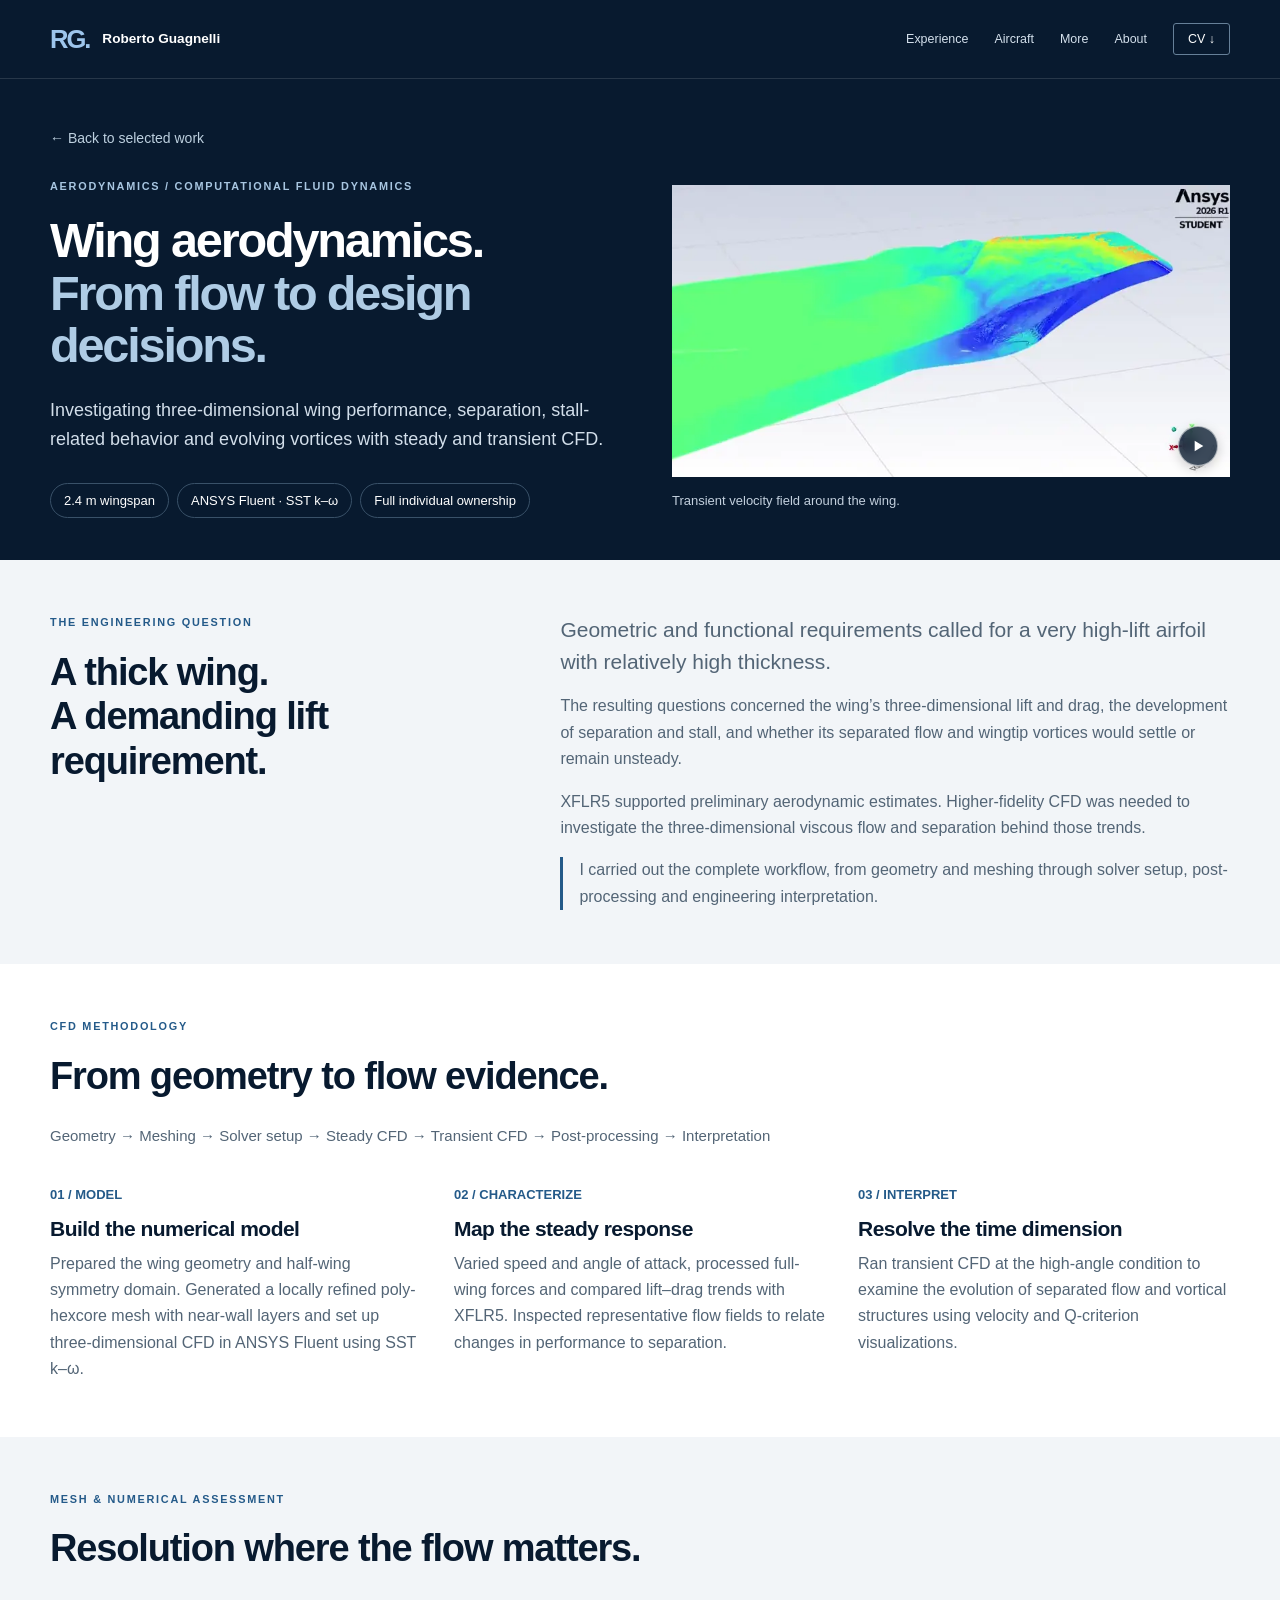
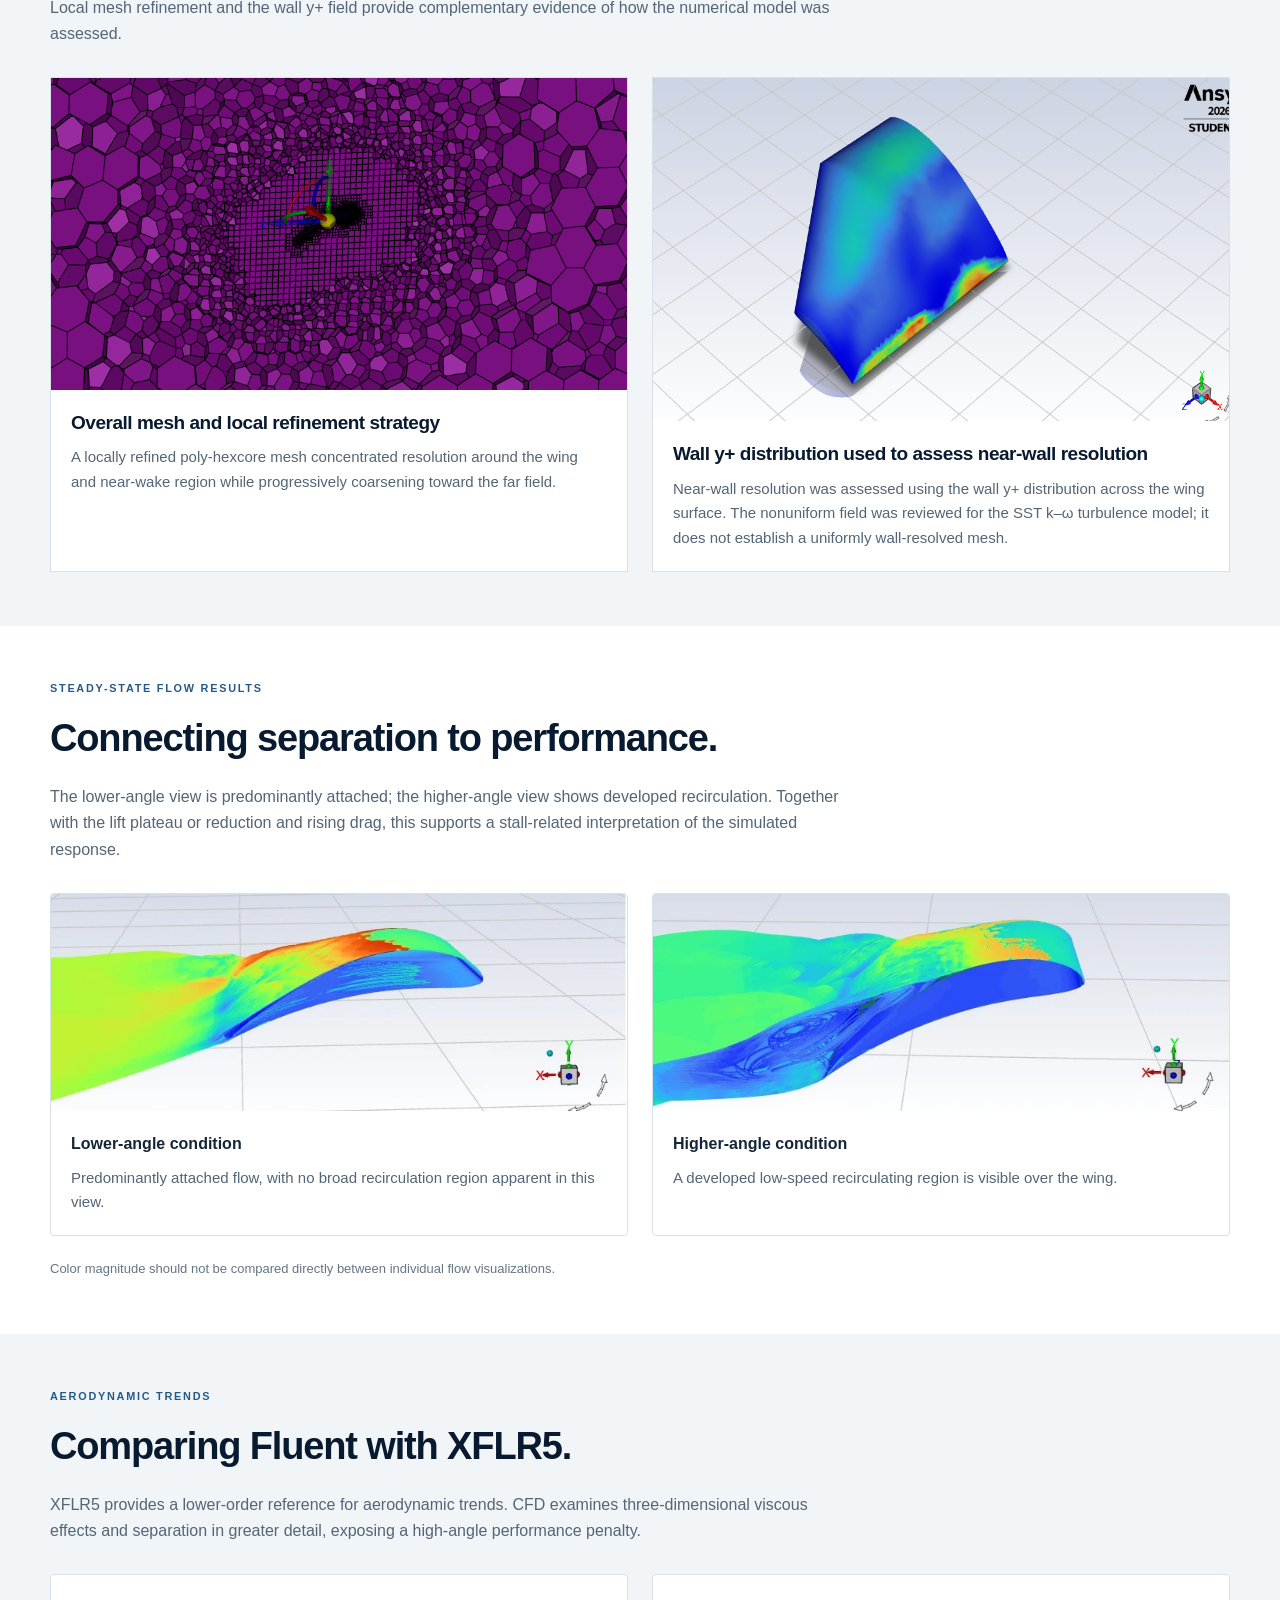
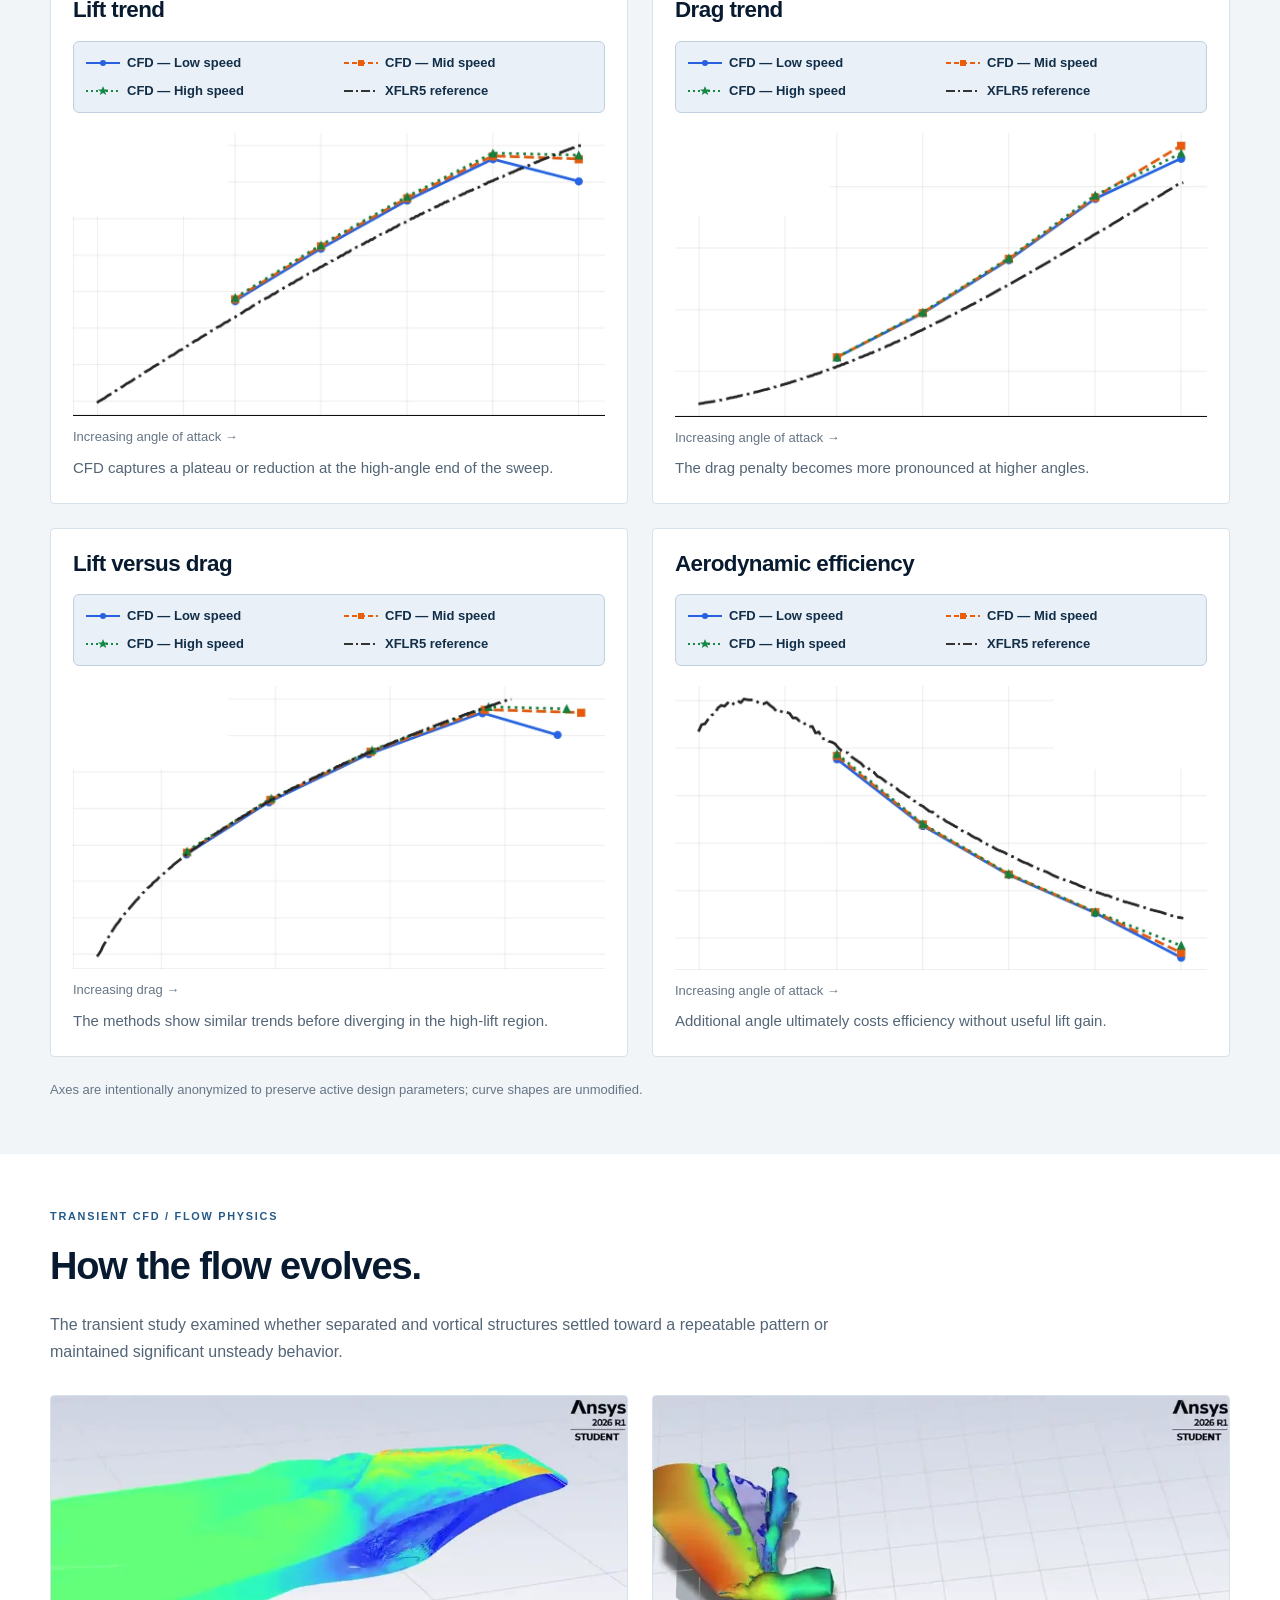
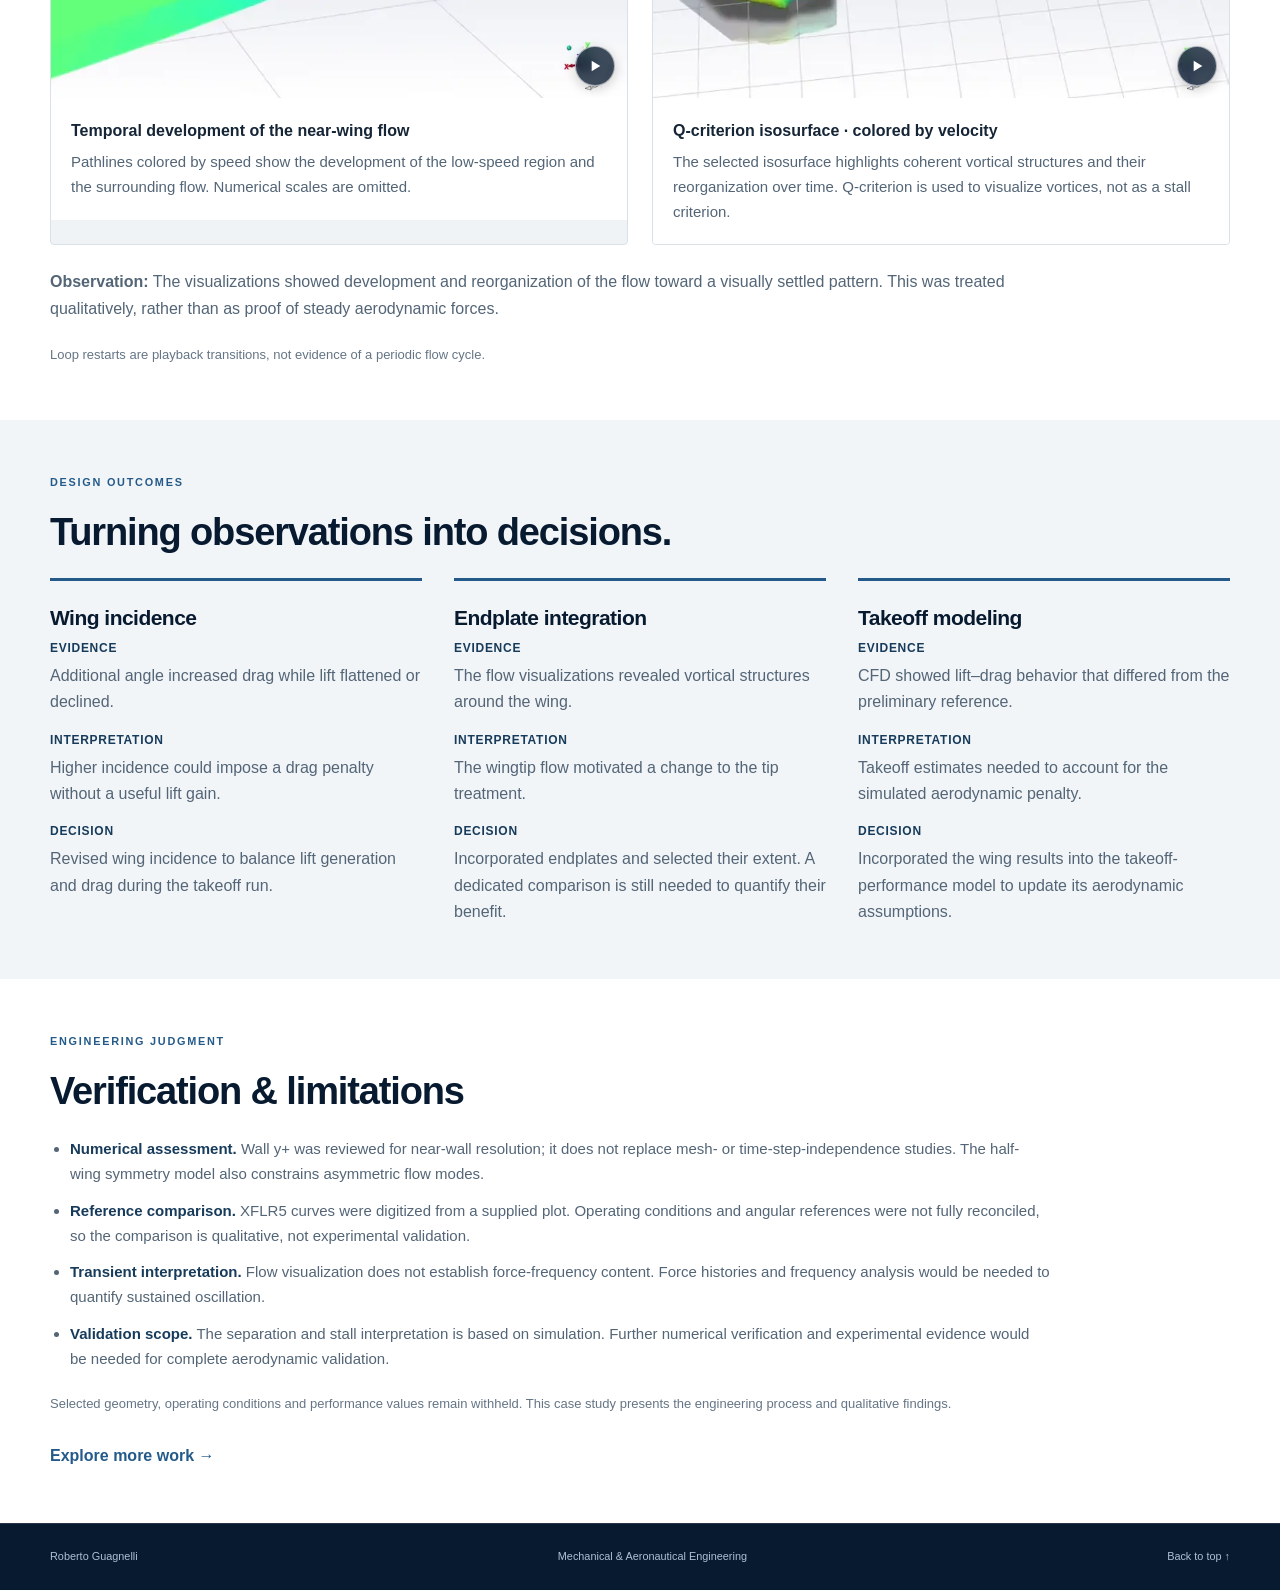
<file: projects/wing-cfd.html>
<!doctype html>
<html lang="en"><head>
<meta charset="utf-8"><meta name="viewport" content="width=device-width, initial-scale=1"><title>Wing Aerodynamics | Roberto Guagnelli</title><meta name="description" content="A visual case study of steady and transient wing CFD: separation, vortex structures, and engineering decisions. Geometry, meshing and analysis by Roberto Guagnelli."><meta name="theme-color" content="#081a2f"><link rel="stylesheet" href="../style.css"><link rel="stylesheet" href="../wing-cfd.css?v=3"><link rel="stylesheet" href="../cfd-study.css?v=5"><link rel="stylesheet" href="../video-controls.css?v=20261007">
<style>.site-header nav .nav-cv{border:1px solid #668098;padding:5px 14px;border-radius:3px;color:#fff}@media(max-width:720px){.site-header nav .nav-cv{padding:3px 10px}}</style></head>
<body class="cfd-page cfd-study"><a class="skip-link" href="#main">Skip to content</a><header class="site-header"><div class="container nav-container"><a href="../index.html" class="logo"><span class="monogram" aria-hidden="true">RG.</span><span>Roberto Guagnelli</span></a><nav aria-label="Main navigation"><a href="../index.html#experience">Experience</a><a href="../index.html#projects">Aircraft</a><a href="../index.html#additional">More</a><a href="../index.html#about">About</a><a class="nav-cv" href="../assets/Roberto_Guagnelli_CV.pdf" target="_blank" rel="noopener noreferrer" type="application/pdf">CV <span aria-hidden="true">↓</span></a></nav></div></header>
<main id="main">
<section class="cfd-hero"><div class="container"><a class="cfd-back" href="../index.html#wing-aerodynamics">← Back to selected work</a><div class="study-hero-grid"><div><p class="eyebrow">AERODYNAMICS / COMPUTATIONAL FLUID DYNAMICS</p><h1>Wing aerodynamics.<br><span>From flow to design decisions.</span></h1><p class="cfd-lead">Investigating three-dimensional wing performance, separation, stall-related behavior and evolving vortices with steady and transient CFD.</p><div class="cfd-tags"><span>2.4 m wingspan</span><span>ANSYS Fluent · SST k–ω</span><span>Full individual ownership</span></div></div><figure class="study-hero-figure"><div class="cfd-video-crop"><video class="cfd-video" muted loop playsinline autoplay preload="metadata" poster="../images/wing-cfd/flow-poster.webp" controlslist="nodownload noremoteplayback" disablepictureinpicture aria-label="Looping transient velocity visualization around the wing"><source src="../videos/wing-flow.mp4" type="video/mp4"></video></div><figcaption>Transient velocity field around the wing.<br></figcaption></figure></div></div></section>
<section class="cfd-section cfd-tinted"><div class="container cfd-split"><div><p class="eyebrow">THE ENGINEERING QUESTION</p><h2>A thick wing.<br>A demanding lift requirement.</h2></div><div><p class="cfd-body-lead">Geometric and functional requirements called for a very high-lift airfoil with relatively high thickness.</p><p>The resulting questions concerned the wing’s three-dimensional lift and drag, the development of separation and stall, and whether its separated flow and wingtip vortices would settle or remain unsteady.</p><p>XFLR5 supported preliminary aerodynamic estimates. Higher-fidelity CFD was needed to investigate the three-dimensional viscous flow and separation behind those trends.</p><p class="study-ownership">I carried out the complete workflow, from geometry and meshing through solver setup, post-processing and engineering interpretation.</p></div></div></section>
<section class="cfd-section"><div class="container"><div class="cfd-section-head"><p class="eyebrow">CFD METHODOLOGY</p><h2>From geometry to flow evidence.</h2><p class="study-workflow">Geometry → Meshing → Solver setup → Steady CFD → Transient CFD → Post-processing → Interpretation</p></div><div class="cfd-method"><article><span class="cfd-step">01 / MODEL</span><h3>Build the numerical model</h3><p>Prepared the wing geometry and half-wing symmetry domain. Generated a locally refined poly-hexcore mesh with near-wall layers and set up three-dimensional CFD in ANSYS Fluent using SST k–ω.</p></article><article><span class="cfd-step">02 / CHARACTERIZE</span><h3>Map the steady response</h3><p>Varied speed and angle of attack, processed full-wing forces and compared lift–drag trends with XFLR5. Inspected representative flow fields to relate changes in performance to separation.</p></article><article><span class="cfd-step">03 / INTERPRET</span><h3>Resolve the time dimension</h3><p>Ran transient CFD at the high-angle condition to examine the evolution of separated flow and vortical structures using velocity and Q-criterion visualizations.</p></article></div></div></section>
<section class="cfd-section cfd-tinted"><div class="container"><div class="cfd-section-head"><p class="eyebrow">MESH &amp; NUMERICAL ASSESSMENT</p><h2>Resolution where the flow matters.</h2><p>Local mesh refinement and the wall y+ field provide complementary evidence of how the numerical model was assessed.</p></div><div class="study-evidence-grid"><figure><div class="study-evidence-image study-mesh"><img src="../images/wing-cfd/mesh-evidence.png" alt="Volume mesh showing local refinement near the wing and progressive coarsening away from it" loading="lazy" width="1017" height="541"></div><figcaption><h3>Overall mesh and local refinement strategy</h3><p>A locally refined poly-hexcore mesh concentrated resolution around the wing and near-wake region while progressively coarsening toward the far field.</p></figcaption></figure><figure><div class="study-evidence-image study-yplus-crop"><img src="../images/wing-cfd/wall-yplus-evidence.png" alt="ANSYS Fluent wall y+ contour used to assess near-wall resolution" loading="lazy" width="1122" height="577"></div><figcaption><h3>Wall y+ distribution used to assess near-wall resolution</h3><p>Near-wall resolution was assessed using the wall y+ distribution across the wing surface. The nonuniform field was reviewed for the SST k–ω turbulence model; it does not establish a uniformly wall-resolved mesh.</p></figcaption></figure></div></div></section>
<section class="cfd-section"><div class="container"><div class="cfd-section-head"><p class="eyebrow">STEADY-STATE FLOW RESULTS</p><h2>Connecting separation to performance.</h2><p>The lower-angle view is predominantly attached; the higher-angle view shows developed recirculation. Together with the lift plateau or reduction and rising drag, this supports a stall-related interpretation of the simulated response.</p></div><div class="cfd-pair"><figure><div class="cfd-image-crop"><img src="../images/wing-cfd/steady-attached.webp" alt="Lower-angle steady case with predominantly attached flow" loading="lazy" width="906" height="397"></div><figcaption><strong>Lower-angle condition</strong><p>Predominantly attached flow, with no broad recirculation region apparent in this view.</p></figcaption></figure><figure><div class="cfd-image-crop"><img src="../images/wing-cfd/steady-separated.webp" alt="Higher-angle steady case showing a recirculating low-speed region" loading="lazy" width="897" height="400"></div><figcaption><strong>Higher-angle condition</strong><p>A developed low-speed recirculating region is visible over the wing.</p></figcaption></figure></div><p class="cfd-note">Color magnitude should not be compared directly between individual flow visualizations.</p></div></section>
<section class="cfd-section cfd-tinted"><div class="container"><div class="cfd-section-head"><p class="eyebrow">AERODYNAMIC TRENDS</p><h2>Comparing Fluent with XFLR5.</h2><p>XFLR5 provides a lower-order reference for aerodynamic trends. CFD examines three-dimensional viscous effects and separation in greater detail, exposing a high-angle performance penalty.</p></div><div class="cfd-plots">
<figure><h3>Lift trend</h3><div class="cfd-legend" aria-label="Curve legend"><span><svg aria-hidden="true" viewBox="0 0 34 14" width="34" height="14" style="color:#2860e0"><path d="M0 7H34" stroke="currentColor" stroke-width="2"/><g fill="currentColor"><circle cx="17" cy="7" r="3"/></g></svg>CFD — Low speed</span><span><svg aria-hidden="true" viewBox="0 0 34 14" width="34" height="14" style="color:#e85e0a"><path d="M0 7H34" stroke="currentColor" stroke-width="2" stroke-dasharray="5 3"/><g fill="currentColor"><rect x="14" y="4" width="6" height="6"/></g></svg>CFD — Mid speed</span><span><svg aria-hidden="true" viewBox="0 0 34 14" width="34" height="14" style="color:#138743"><path d="M0 7H34" stroke="currentColor" stroke-width="2" stroke-dasharray="2 3"/><g fill="currentColor"><path d="M17 2L18.4 5.5L22 5.5L19.2 7.7L20.2 11L17 9L13.8 11L14.8 7.7L12 5.5L15.6 5.5Z"/></g></svg>CFD — High speed</span><span><svg aria-hidden="true" viewBox="0 0 34 14" width="34" height="14" style="color:#333"><path d="M0 7H34" stroke="currentColor" stroke-width="2" stroke-dasharray="9 3 2 3"/><g fill="currentColor"></g></svg>XFLR5 reference</span></div><img src="../images/wing-cfd/trend-1.webp" alt="Relative lift curves: CFD levels off at high angle while the XFLR5 curve continues rising" loading="lazy"><figcaption>Increasing angle of attack →<p>CFD captures a plateau or reduction at the high-angle end of the sweep.</p></figcaption></figure>
<figure><h3>Drag trend</h3><div class="cfd-legend" aria-label="Curve legend"><span><svg aria-hidden="true" viewBox="0 0 34 14" width="34" height="14" style="color:#2860e0"><path d="M0 7H34" stroke="currentColor" stroke-width="2"/><g fill="currentColor"><circle cx="17" cy="7" r="3"/></g></svg>CFD — Low speed</span><span><svg aria-hidden="true" viewBox="0 0 34 14" width="34" height="14" style="color:#e85e0a"><path d="M0 7H34" stroke="currentColor" stroke-width="2" stroke-dasharray="5 3"/><g fill="currentColor"><rect x="14" y="4" width="6" height="6"/></g></svg>CFD — Mid speed</span><span><svg aria-hidden="true" viewBox="0 0 34 14" width="34" height="14" style="color:#138743"><path d="M0 7H34" stroke="currentColor" stroke-width="2" stroke-dasharray="2 3"/><g fill="currentColor"><path d="M17 2L18.4 5.5L22 5.5L19.2 7.7L20.2 11L17 9L13.8 11L14.8 7.7L12 5.5L15.6 5.5Z"/></g></svg>CFD — High speed</span><span><svg aria-hidden="true" viewBox="0 0 34 14" width="34" height="14" style="color:#333"><path d="M0 7H34" stroke="currentColor" stroke-width="2" stroke-dasharray="9 3 2 3"/><g fill="currentColor"></g></svg>XFLR5 reference</span></div><img src="../images/wing-cfd/trend-2.webp" alt="Relative drag curves increasing with angle, with CFD above the digitized XFLR5 curve" loading="lazy"><figcaption>Increasing angle of attack →<p>The drag penalty becomes more pronounced at higher angles.</p></figcaption></figure>
<figure><h3>Lift versus drag</h3><div class="cfd-legend" aria-label="Curve legend"><span><svg aria-hidden="true" viewBox="0 0 34 14" width="34" height="14" style="color:#2860e0"><path d="M0 7H34" stroke="currentColor" stroke-width="2"/><g fill="currentColor"><circle cx="17" cy="7" r="3"/></g></svg>CFD — Low speed</span><span><svg aria-hidden="true" viewBox="0 0 34 14" width="34" height="14" style="color:#e85e0a"><path d="M0 7H34" stroke="currentColor" stroke-width="2" stroke-dasharray="5 3"/><g fill="currentColor"><rect x="14" y="4" width="6" height="6"/></g></svg>CFD — Mid speed</span><span><svg aria-hidden="true" viewBox="0 0 34 14" width="34" height="14" style="color:#138743"><path d="M0 7H34" stroke="currentColor" stroke-width="2" stroke-dasharray="2 3"/><g fill="currentColor"><path d="M17 2L18.4 5.5L22 5.5L19.2 7.7L20.2 11L17 9L13.8 11L14.8 7.7L12 5.5L15.6 5.5Z"/></g></svg>CFD — High speed</span><span><svg aria-hidden="true" viewBox="0 0 34 14" width="34" height="14" style="color:#333"><path d="M0 7H34" stroke="currentColor" stroke-width="2" stroke-dasharray="9 3 2 3"/><g fill="currentColor"></g></svg>XFLR5 reference</span></div><img src="../images/wing-cfd/trend-3.webp" alt="Relative lift drag polar with agreement in the lower range and divergence near the upper end" loading="lazy"><figcaption>Increasing drag →<p>The methods show similar trends before diverging in the high-lift region.</p></figcaption></figure>
<figure><h3>Aerodynamic efficiency</h3><div class="cfd-legend" aria-label="Curve legend"><span><svg aria-hidden="true" viewBox="0 0 34 14" width="34" height="14" style="color:#2860e0"><path d="M0 7H34" stroke="currentColor" stroke-width="2"/><g fill="currentColor"><circle cx="17" cy="7" r="3"/></g></svg>CFD — Low speed</span><span><svg aria-hidden="true" viewBox="0 0 34 14" width="34" height="14" style="color:#e85e0a"><path d="M0 7H34" stroke="currentColor" stroke-width="2" stroke-dasharray="5 3"/><g fill="currentColor"><rect x="14" y="4" width="6" height="6"/></g></svg>CFD — Mid speed</span><span><svg aria-hidden="true" viewBox="0 0 34 14" width="34" height="14" style="color:#138743"><path d="M0 7H34" stroke="currentColor" stroke-width="2" stroke-dasharray="2 3"/><g fill="currentColor"><path d="M17 2L18.4 5.5L22 5.5L19.2 7.7L20.2 11L17 9L13.8 11L14.8 7.7L12 5.5L15.6 5.5Z"/></g></svg>CFD — High speed</span><span><svg aria-hidden="true" viewBox="0 0 34 14" width="34" height="14" style="color:#333"><path d="M0 7H34" stroke="currentColor" stroke-width="2" stroke-dasharray="9 3 2 3"/><g fill="currentColor"></g></svg>XFLR5 reference</span></div><img src="../images/wing-cfd/trend-4.webp" alt="Relative lift to drag trends declining across the CFD angle sweep" loading="lazy"><figcaption>Increasing angle of attack →<p>Additional angle ultimately costs efficiency without useful lift gain.</p></figcaption></figure></div><p class="cfd-note">Axes are intentionally anonymized to preserve active design parameters; curve shapes are unmodified.</p></div></section>
<section class="cfd-section"><div class="container"><div class="cfd-section-head"><p class="eyebrow">TRANSIENT CFD / FLOW PHYSICS</p><h2>How the flow evolves.</h2><p>The transient study examined whether separated and vortical structures settled toward a repeatable pattern or maintained significant unsteady behavior.</p></div><div class="cfd-media-grid"><figure class="cfd-hero-media"><div class="cfd-video-crop"><video class="cfd-video" muted loop playsinline autoplay preload="metadata" poster="../images/wing-cfd/flow-poster.webp" controlslist="nodownload noremoteplayback" disablepictureinpicture aria-label="Looping transient velocity visualization around the wing"><source src="../videos/wing-flow.mp4" type="video/mp4"></video></div><figcaption><div><strong>Temporal development of the near-wing flow</strong><p>Pathlines colored by speed show the development of the low-speed region and the surrounding flow. Numerical scales are omitted.</p></div></figcaption></figure><figure class="cfd-hero-media cfd-light"><div class="cfd-video-crop"><video class="cfd-video" muted loop playsinline autoplay preload="metadata" poster="../images/wing-cfd/vortex-poster.webp" controlslist="nodownload noremoteplayback" disablepictureinpicture aria-label="Looping Q-criterion isosurface visualization"><source src="../videos/wing-vortices.mp4" type="video/mp4"></video></div><figcaption><div><strong>Q-criterion isosurface · colored by velocity</strong><p>The selected isosurface highlights coherent vortical structures and their reorganization over time. Q-criterion is used to visualize vortices, not as a stall criterion.</p></div></figcaption></figure></div><p class="study-transient-result"><strong>Observation:</strong> The visualizations showed development and reorganization of the flow toward a visually settled pattern. This was treated qualitatively, rather than as proof of steady aerodynamic forces.</p><p class="cfd-note">Loop restarts are playback transitions, not evidence of a periodic flow cycle.</p></div></section>
<section class="cfd-section cfd-tinted cfd-outcomes"><div class="container"><p class="eyebrow">DESIGN OUTCOMES</p><h2>Turning observations into decisions.</h2><div class="cfd-method study-decisions"><article><h3>Wing incidence</h3><p><strong>Evidence</strong> Additional angle increased drag while lift flattened or declined.</p><p><strong>Interpretation</strong> Higher incidence could impose a drag penalty without a useful lift gain.</p><p><strong>Decision</strong> Revised wing incidence to balance lift generation and drag during the takeoff run.</p></article><article><h3>Endplate integration</h3><p><strong>Evidence</strong> The flow visualizations revealed vortical structures around the wing.</p><p><strong>Interpretation</strong> The wingtip flow motivated a change to the tip treatment.</p><p><strong>Decision</strong> Incorporated endplates and selected their extent. A dedicated comparison is still needed to quantify their benefit.</p></article><article><h3>Takeoff modeling</h3><p><strong>Evidence</strong> CFD showed lift–drag behavior that differed from the preliminary reference.</p><p><strong>Interpretation</strong> Takeoff estimates needed to account for the simulated aerodynamic penalty.</p><p><strong>Decision</strong> Incorporated the wing results into the takeoff-performance model to update its aerodynamic assumptions.</p></article></div></div></section>
<section class="cfd-section study-limits"><div class="container"><p class="eyebrow">ENGINEERING JUDGMENT</p><h2>Verification &amp; limitations</h2><ul><li><strong>Numerical assessment.</strong> Wall y+ was reviewed for near-wall resolution; it does not replace mesh- or time-step-independence studies. The half-wing symmetry model also constrains asymmetric flow modes.</li><li><strong>Reference comparison.</strong> XFLR5 curves were digitized from a supplied plot. Operating conditions and angular references were not fully reconciled, so the comparison is qualitative, not experimental validation.</li><li><strong>Transient interpretation.</strong> Flow visualization does not establish force-frequency content. Force histories and frequency analysis would be needed to quantify sustained oscillation.</li><li><strong>Validation scope.</strong> The separation and stall interpretation is based on simulation. Further numerical verification and experimental evidence would be needed for complete aerodynamic validation.</li></ul><p class="cfd-note">Selected geometry, operating conditions and performance values remain withheld. This case study presents the engineering process and qualitative findings.</p><a class="study-return" href="../index.html#projects">Explore more work →</a></div></section>
</main><footer><div class="container footer-content"><p>Roberto Guagnelli</p><p>Mechanical &amp; Aeronautical Engineering</p><a href="#main">Back to top ↑</a></div></footer>
<script src="../video-controls.js?v=20261007"></script>
</body></html>
</file>
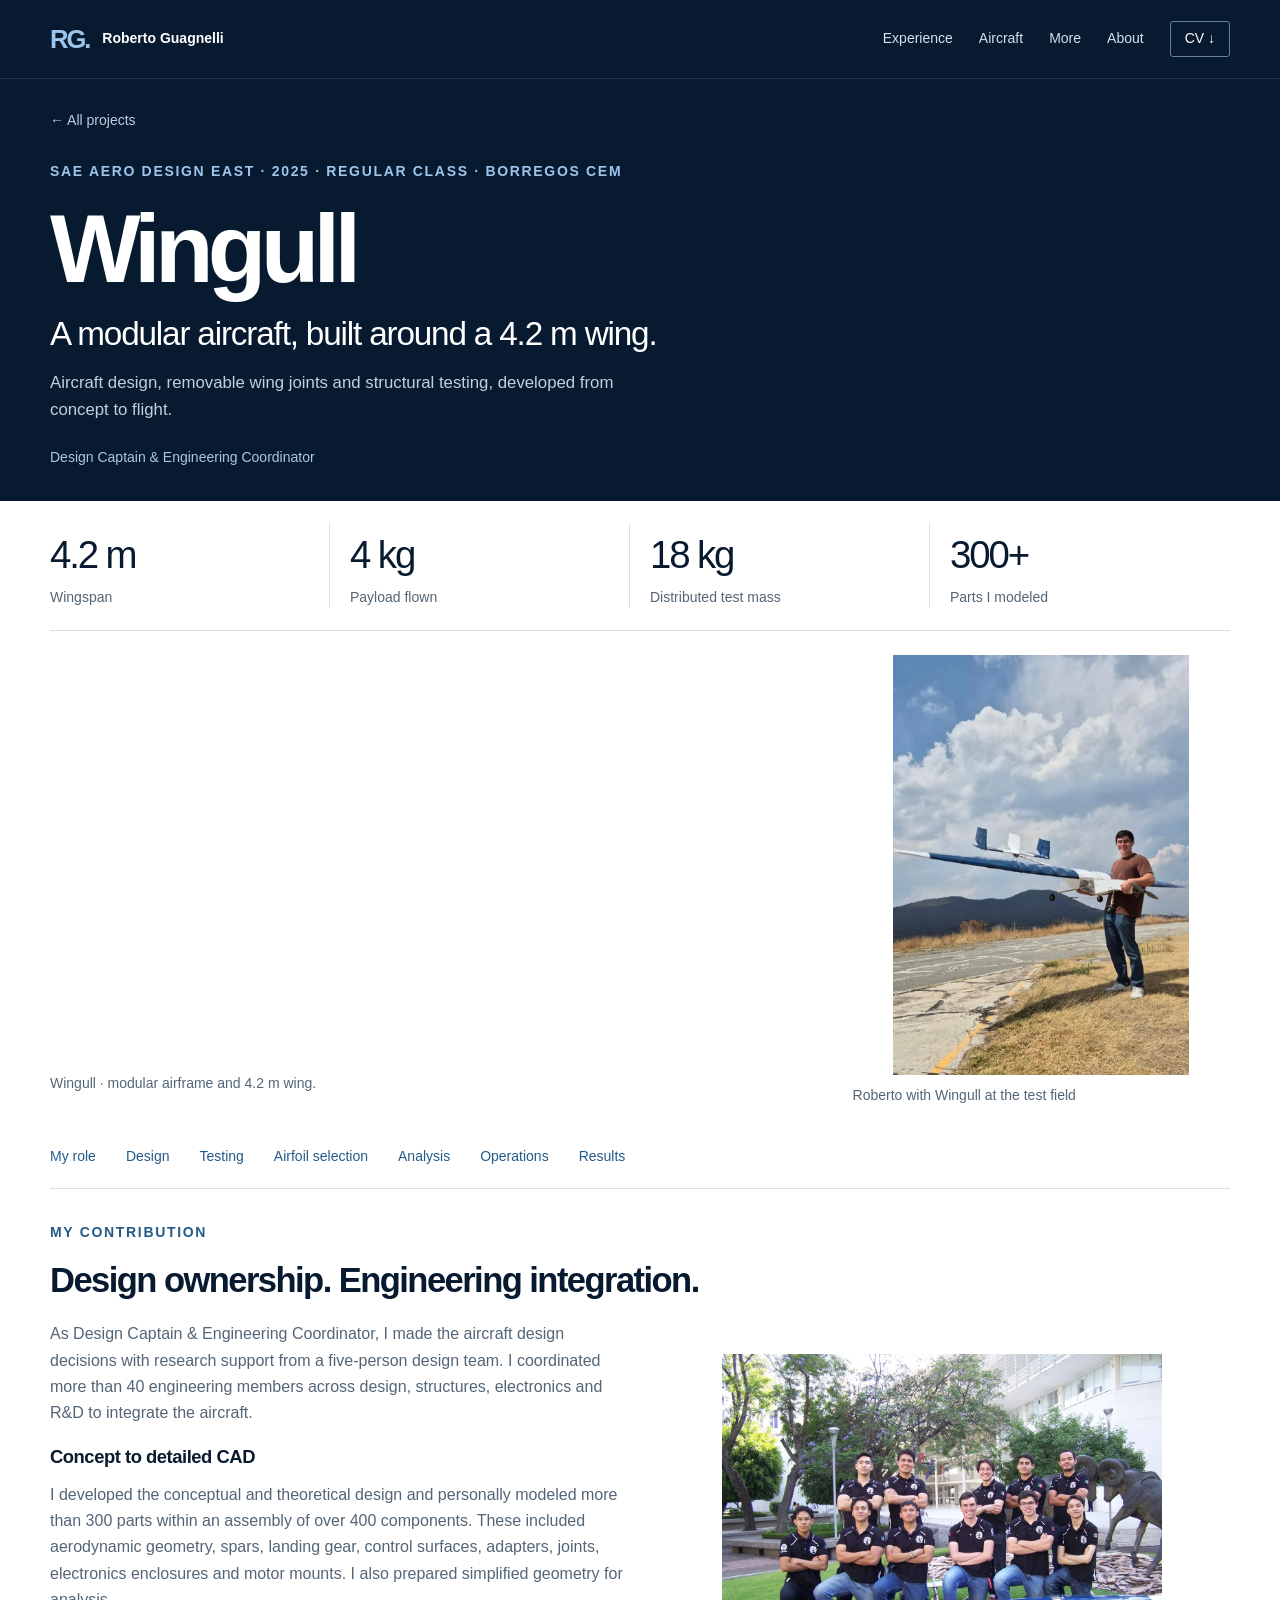
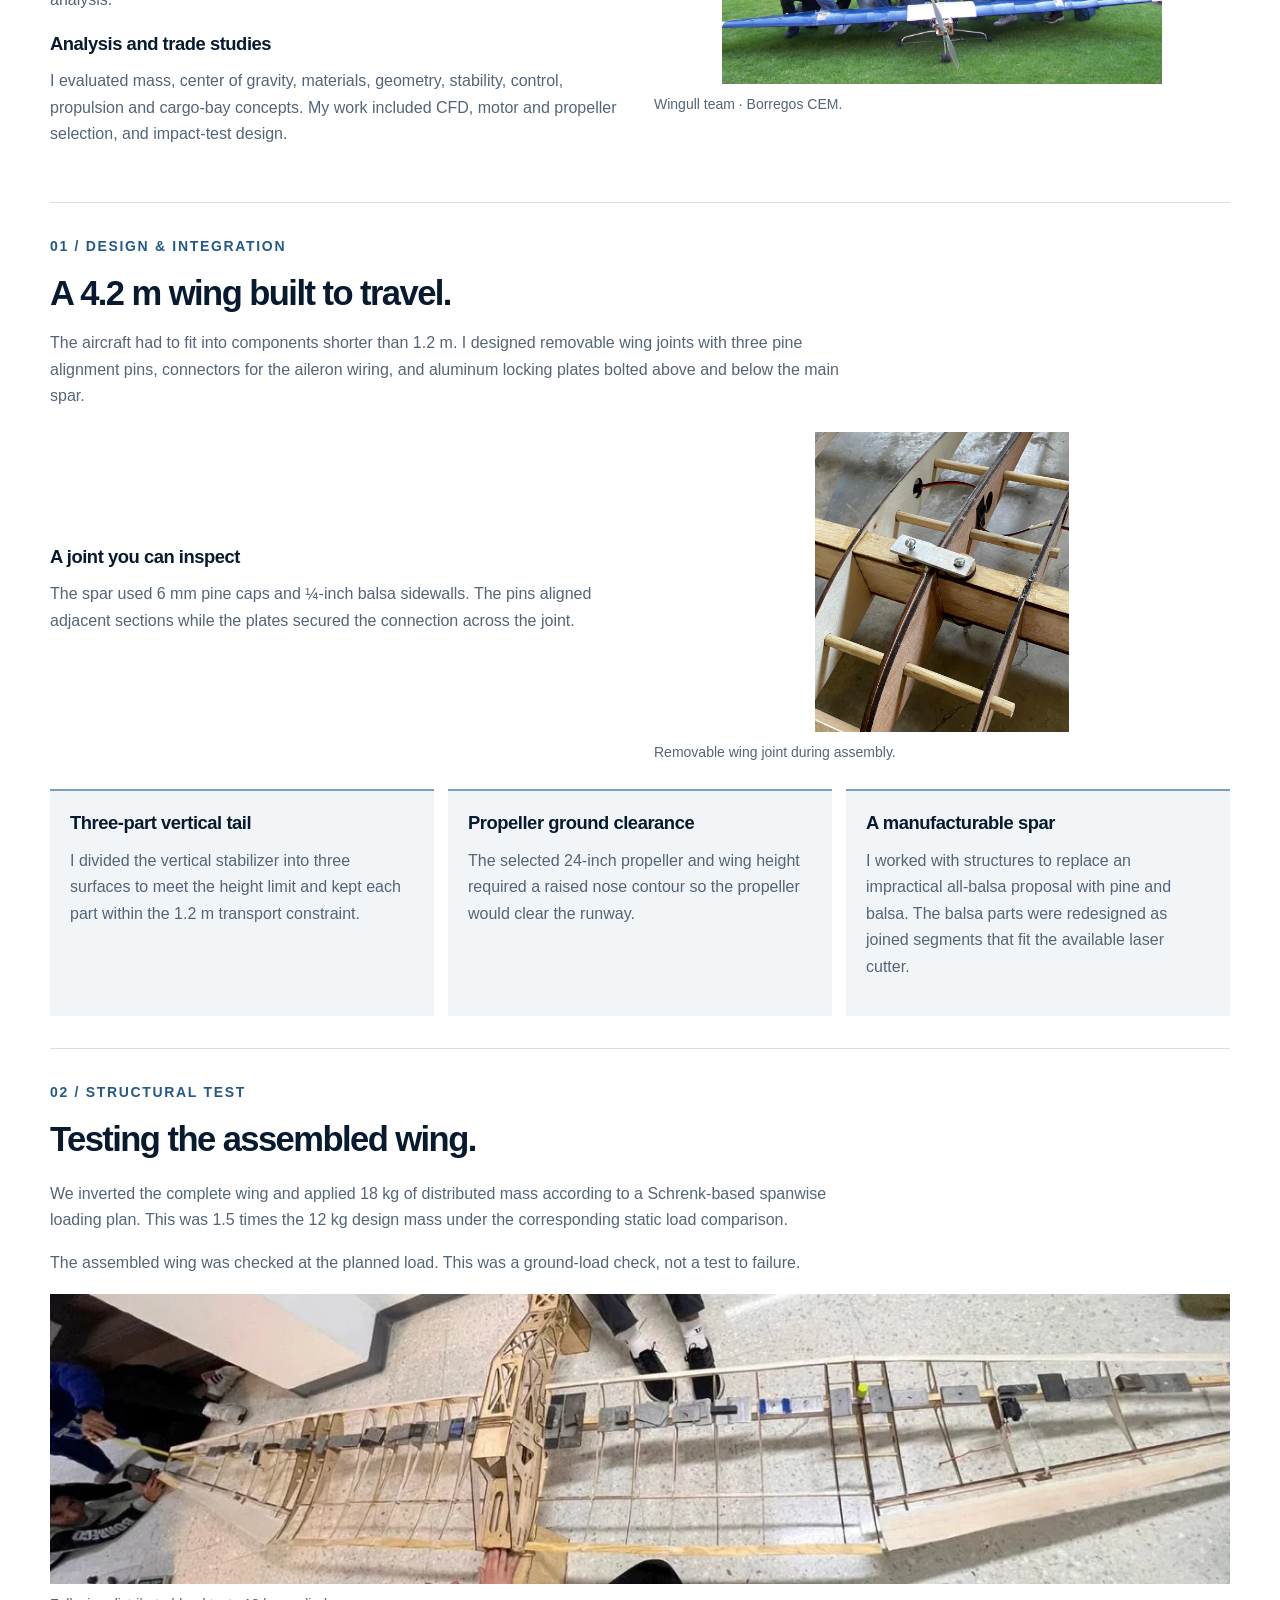
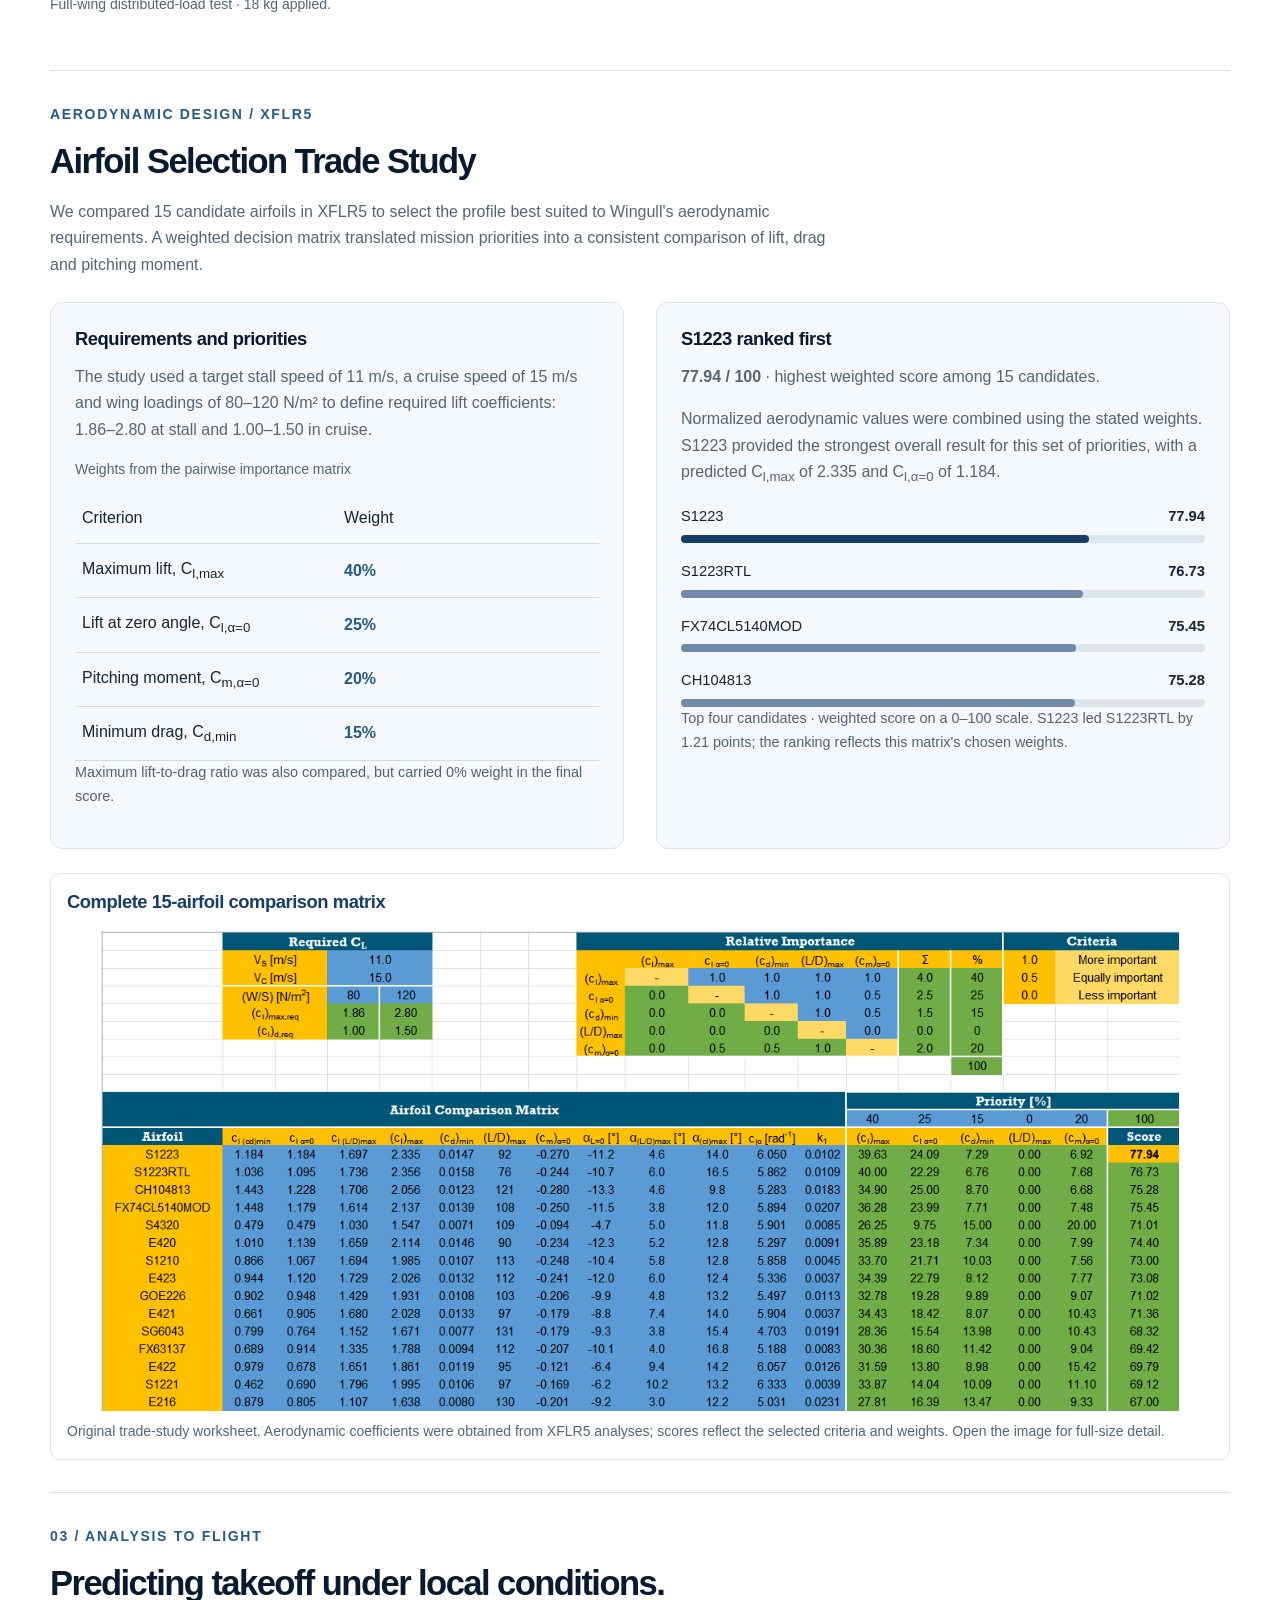
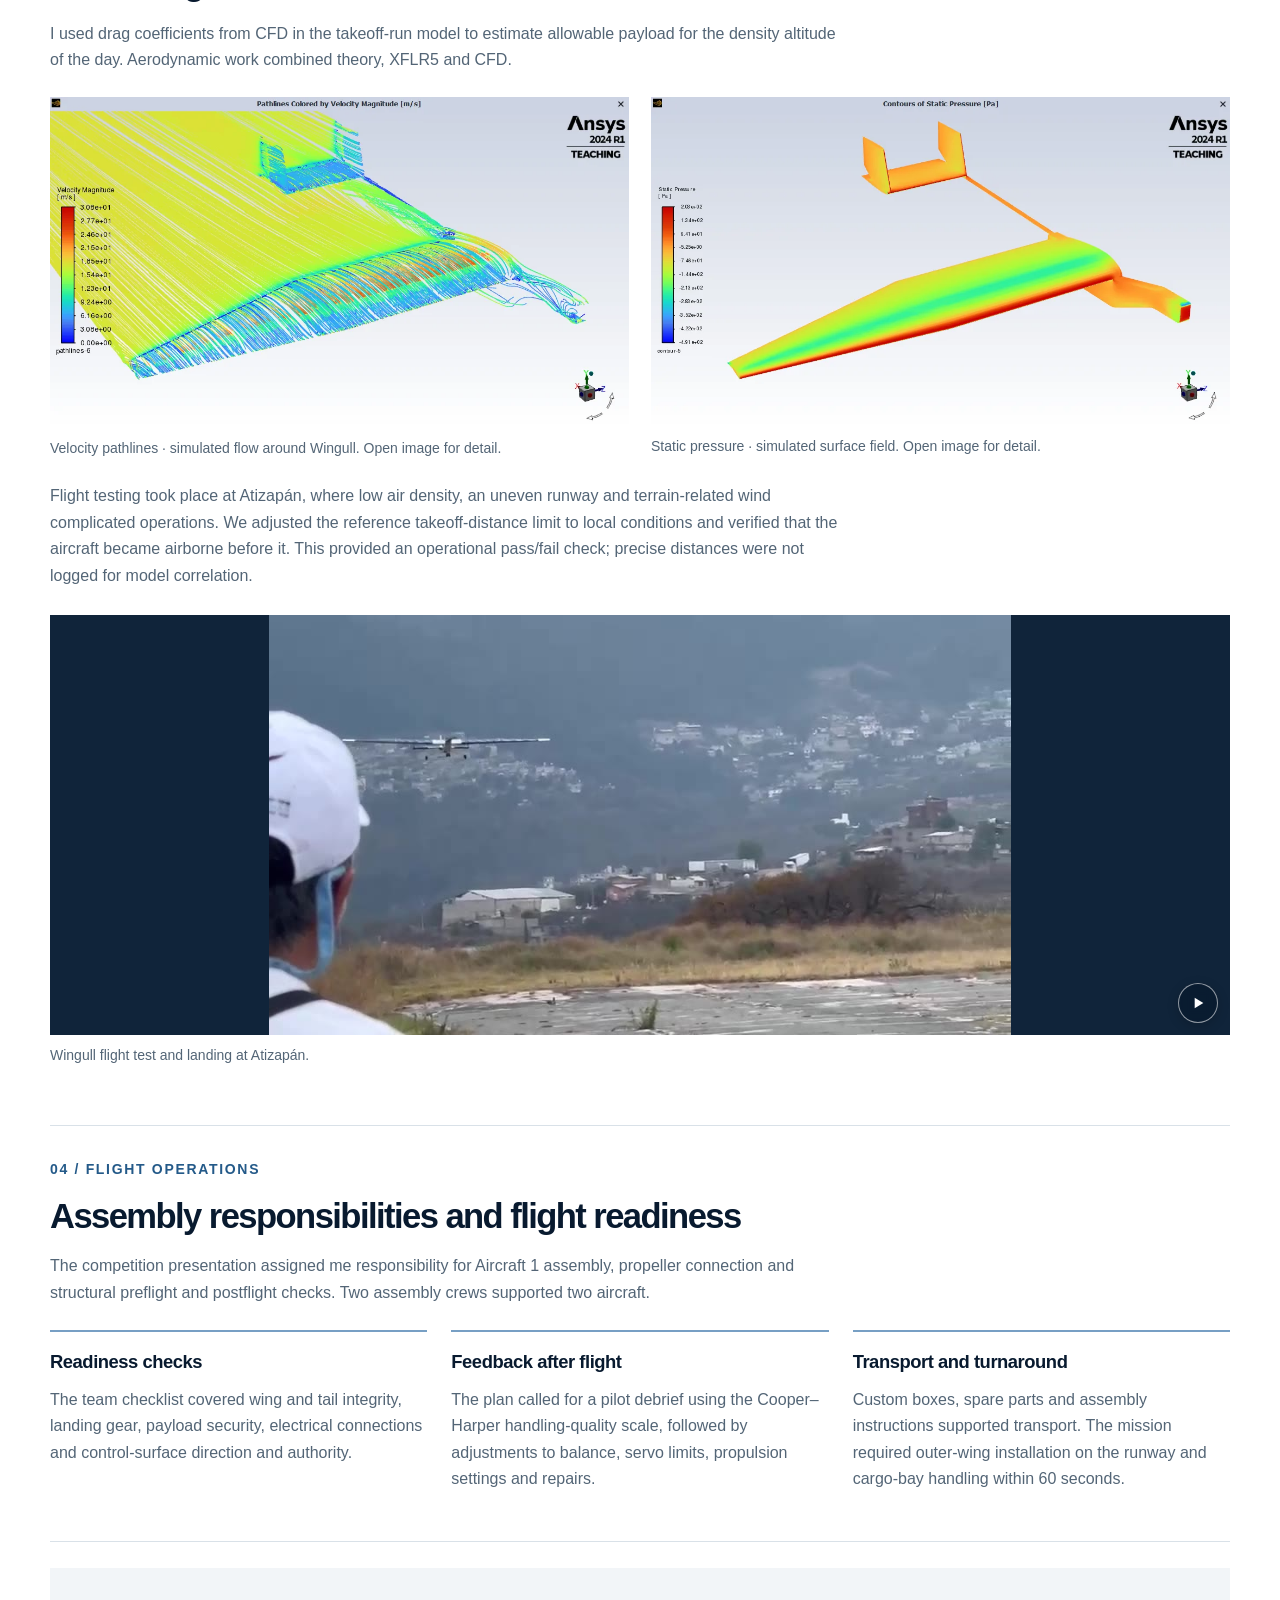
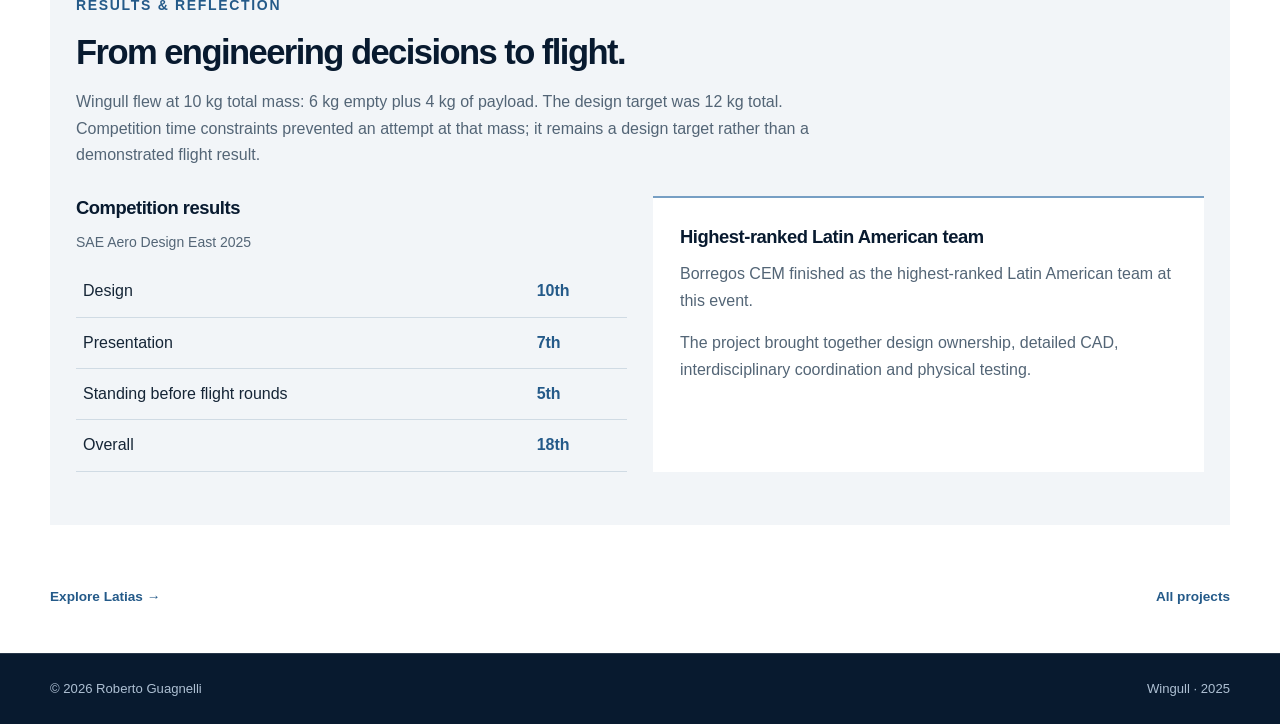
<file: projects/wingull.html>
<!doctype html>
<html lang="en">
<head>

<meta charset="utf-8">
<meta name="viewport" content="width=device-width,initial-scale=1">
<title>Wingull 2025 | Roberto Guagnelli</title>
<meta name="description" content="Aircraft design, removable wing joints and structural testing, developed from concept to flight.">
<link rel="stylesheet" href="../style.css?v=20260923-wingull">
<link rel="stylesheet" href="../portfolio-refinement.css?v=20260924-photos"><style>
#airfoil-selection .trade-grid{display:grid;grid-template-columns:1fr 1fr;gap:2rem;margin:1.5rem 0}
#airfoil-selection .trade-grid>*{min-width:0}
#airfoil-selection .trade-card{padding:1.5rem;border:1px solid #dce4ee;border-radius:12px;background:#f5f8fc}
#airfoil-selection .trade-card h3{margin-top:0}
#airfoil-selection table{width:100%;table-layout:fixed}
#airfoil-selection th,#airfoil-selection td{overflow-wrap:anywhere}
#airfoil-selection .trade-score{display:flex;justify-content:space-between;gap:1rem;margin-top:1rem;font-size:.92rem}
#airfoil-selection .trade-bar{height:8px;background:#dce4ee;border-radius:8px;margin-top:.4rem}
#airfoil-selection .trade-bar span{display:block;height:100%;background:#7189aa;border-radius:8px}
#airfoil-selection .trade-bar .trade-winner{background:#163e68}
#airfoil-selection .trade-note{font-size:.9rem;color:#526277}
#airfoil-selection .trade-matrix{border:1px solid #dce4ee;border-radius:10px;padding:1rem;margin-top:1.5rem}
#airfoil-selection .trade-matrix h3{margin:0 0 1rem;color:#163e68}
#airfoil-selection .trade-matrix figure{margin:0}
#airfoil-selection .trade-matrix img{display:block;width:100%;height:auto;max-height:none;object-fit:contain}
@media(max-width:720px){#airfoil-selection .trade-grid{grid-template-columns:1fr;gap:1rem}#airfoil-selection .trade-card{padding:1rem}}
</style>
<link rel="stylesheet" href="../video-controls.css?v=20261007">
<style>.site-header nav .nav-cv{border:1px solid #668098;padding:5px 14px;border-radius:3px;color:#fff}@media(max-width:720px){.site-header nav .nav-cv{padding:3px 10px}}</style></head>
<body class="case-page wingull-page">
<a class="skip-link" href="#main">Skip to content</a>
<header class="site-header">
<div class="container nav-container">
<a class="logo" href="../index.html"><span class="monogram" aria-hidden="true">RG.</span><span>Roberto Guagnelli</span></a>
<nav aria-label="Main navigation"><a href="../index.html#experience">Experience</a><a href="../index.html#projects">Aircraft</a><a href="../index.html#additional">More</a><a href="../index.html#about">About</a><a class="nav-cv" href="../assets/Roberto_Guagnelli_CV.pdf" target="_blank" rel="noopener noreferrer" type="application/pdf">CV <span aria-hidden="true">↓</span></a></nav>
</div>
</header>
<main id="main">
<section class="hero case-hero">
<div class="container">
<a class="back-link" href="../index.html#projects">← All projects</a>
<p class="eyebrow">SAE AERO DESIGN EAST · 2025 · REGULAR CLASS · BORREGOS CEM</p>
<h1>Wingull</h1>
<h2>A modular aircraft, built around a 4.2 m wing.</h2>
<p class="hero-text">Aircraft design, removable wing joints and structural testing, developed from concept to flight.</p>
<p class="role">Design Captain &amp; Engineering Coordinator</p>
</div>
</section>
<div class="container case-body">
<div class="metrics">
<div>
<strong>4.2 m</strong>
<span>Wingspan</span>
</div>
<div>
<strong>4 kg</strong>
<span>Payload flown</span>
</div>
<div>
<strong>18 kg</strong>
<span>Distributed test mass</span>
</div>
<div>
<strong>300+</strong>
<span>Parts I modeled</span>
</div>
</div>
<div class="wingull-intro-visuals">
<figure class="aircraft-overview"><a href="../images/portfolio/wingull-cover-1440.webp" target="_blank" rel="noopener" class="image-link" aria-label="Open full-size image: Wingull on campus, showing the complete wing and three-part vertical tail"><img src="../images/portfolio/wingull-cover-1440.webp" srcset="../images/portfolio/wingull-cover-640.webp 640w, ../images/portfolio/wingull-cover-1440.webp 1440w" sizes="(max-width:720px) calc(100vw - 40px), 760px" width="1440" height="752" decoding="async" fetchpriority="high" alt="Wingull on campus, showing the complete wing and three-part vertical tail"></a><figcaption>Wingull · modular airframe and 4.2 m wing.</figcaption></figure>
<figure><a href="../images/wingull/roberto-with-wingull.webp" target="_blank" rel="noopener" class="image-link" aria-label="Open full-size image: Roberto holding Wingull at the flight-test site"><img src="../images/wingull/roberto-with-wingull.webp" width="845" height="1200" decoding="async" alt="Roberto holding Wingull at the test field"></a><figcaption>Roberto with Wingull at the test field</figcaption></figure>
</div>
<nav class="case-nav" aria-label="Project sections">
<a href="#contribution">My role</a>
<a href="#design">Design</a>
<a href="#validation">Testing</a>
<a href="#airfoil-selection">Airfoil selection</a>
<a href="#analysis">Analysis</a>
<a href="#operations">Operations</a><a href="#results">Results</a>
</nav>
<section class="case-section" id="contribution">
<p class="eyebrow">MY CONTRIBUTION</p>
<h2>Design ownership. Engineering integration.</h2>
<div class="story-pair"><div><p>As Design Captain &amp; Engineering Coordinator, I made the aircraft design decisions with research support from a five-person design team. I coordinated more than 40 engineering members across design, structures, electronics and R&amp;D to integrate the aircraft.</p>
<div class="role-details">
<article>
<h3>Concept to detailed CAD</h3>
<p>I developed the conceptual and theoretical design and personally modeled more than 300 parts within an assembly of over 400 components. These included aerodynamic geometry, spars, landing gear, control surfaces, adapters, joints, electronics enclosures and motor mounts. I also prepared simplified geometry for analysis.</p>
</article>
<article>
<h3>Analysis and trade studies</h3>
<p>I evaluated mass, center of gravity, materials, geometry, stability, control, propulsion and cargo-bay concepts. My work included CFD, motor and propeller selection, and impact-test design.</p>
</article>
</div>
</div><figure><a class="image-link" href="../images/portfolio/wingull-team-1280.webp" target="_blank" rel="noopener"><img src="../images/portfolio/wingull-team-1280.webp" width="1280" height="960" loading="lazy" decoding="async" alt="Borregos CEM team with Wingull on campus"></a><figcaption>Wingull team · Borregos CEM.</figcaption></figure></div></section>
<section class="case-section" id="design">
<p class="eyebrow">01 / DESIGN &amp; INTEGRATION</p>
<h2>A 4.2 m wing built to travel.</h2>
<p>The aircraft had to fit into components shorter than 1.2 m. I designed removable wing joints with three pine alignment pins, connectors for the aileron wiring, and aluminum locking plates bolted above and below the main spar.</p>
<div class="wingull-media-pair">
<div><h3>A joint you can inspect</h3><p>The spar used 6 mm pine caps and ¼-inch balsa sidewalls. The pins aligned adjacent sections while the plates secured the connection across the joint.</p></div>
<figure><a href="../images/wingull/wing-joint.webp" target="_blank" rel="noopener" class="image-link" aria-label="Open full-size image: Close view of Wingull's removable wing joint with pine pins and bolted aluminum plate"><img src="../images/wingull/wing-joint.webp" width="932" height="1100" loading="lazy" decoding="async" alt="Close view of Wingull's removable wing joint with pine pins and bolted aluminum plate"></a><figcaption>Removable wing joint during assembly.</figcaption></figure>
</div>
<div class="wingull-decisions">
<article><h3>Three-part vertical tail</h3><p>I divided the vertical stabilizer into three surfaces to meet the height limit and kept each part within the 1.2 m transport constraint.</p></article>
<article><h3>Propeller ground clearance</h3><p>The selected 24-inch propeller and wing height required a raised nose contour so the propeller would clear the runway.</p></article>
<article><h3>A manufacturable spar</h3><p>I worked with structures to replace an impractical all-balsa proposal with pine and balsa. The balsa parts were redesigned as joined segments that fit the available laser cutter.</p></article>
</div>
</section>
<section class="case-section" id="validation">
<p class="eyebrow">02 / STRUCTURAL TEST</p>
<h2>Testing the assembled wing.</h2>
<div class="wingull-media-pair">
<div><p>We inverted the complete wing and applied 18 kg of distributed mass according to a Schrenk-based spanwise loading plan. This was 1.5 times the 12 kg design mass under the corresponding static load comparison.</p><p>The assembled wing was checked at the planned load. This was a ground-load check, not a test to failure.</p></div>
<figure class="wingull-test-photo"><div class="wingull-test-image"><a href="../images/portfolio/wingull-load-test-horizontal.webp" target="_blank" rel="noopener" class="image-link" aria-label="Open full-size image: Inverted Wingull wing with distributed weights attached along the span during the 18 kg test"><img src="../images/portfolio/wingull-load-test-horizontal.webp" width="1280" height="315" loading="lazy" decoding="async" alt="Inverted Wingull wing with distributed weights attached along the span during the 18 kg test"></a></div><figcaption>Full-wing distributed-load test · 18 kg applied.</figcaption></figure>
</div>
</section>
<section class="case-section" id="airfoil-selection" aria-labelledby="airfoil-title">
<p class="eyebrow">AERODYNAMIC DESIGN / XFLR5</p>
<h2 id="airfoil-title">Airfoil Selection Trade Study</h2>
<p>We compared 15 candidate airfoils in XFLR5 to select the profile best suited to Wingull's aerodynamic requirements. A weighted decision matrix translated mission priorities into a consistent comparison of lift, drag and pitching moment.</p>
<div class="trade-grid">
<article class="trade-card"><h3>Requirements and priorities</h3>
<p>The study used a target stall speed of 11 m/s, a cruise speed of 15 m/s and wing loadings of 80–120 N/m² to define required lift coefficients: 1.86–2.80 at stall and 1.00–1.50 in cruise.</p>
<table><caption>Weights from the pairwise importance matrix</caption><thead><tr><th scope="col">Criterion</th><th scope="col">Weight</th></tr></thead><tbody>
<tr><th scope="row">Maximum lift, C<sub>l,max</sub></th><td>40%</td></tr>
<tr><th scope="row">Lift at zero angle, C<sub>l,α=0</sub></th><td>25%</td></tr>
<tr><th scope="row">Pitching moment, C<sub>m,α=0</sub></th><td>20%</td></tr>
<tr><th scope="row">Minimum drag, C<sub>d,min</sub></th><td>15%</td></tr>
</tbody></table><p class="trade-note">Maximum lift-to-drag ratio was also compared, but carried 0% weight in the final score.</p></article>
<article class="trade-card"><h3>S1223 ranked first</h3>
<p><strong>77.94 / 100</strong> · highest weighted score among 15 candidates.</p>
<p>Normalized aerodynamic values were combined using the stated weights. S1223 provided the strongest overall result for this set of priorities, with a predicted C<sub>l,max</sub> of 2.335 and C<sub>l,α=0</sub> of 1.184.</p>
<div class="trade-score"><span>S1223</span><strong>77.94</strong></div><div class="trade-bar" aria-hidden="true"><span class="trade-winner" style="width:77.94%"></span></div>
<div class="trade-score"><span>S1223RTL</span><strong>76.73</strong></div><div class="trade-bar" aria-hidden="true"><span class="" style="width:76.73%"></span></div>
<div class="trade-score"><span>FX74CL5140MOD</span><strong>75.45</strong></div><div class="trade-bar" aria-hidden="true"><span class="" style="width:75.45%"></span></div>
<div class="trade-score"><span>CH104813</span><strong>75.28</strong></div><div class="trade-bar" aria-hidden="true"><span class="" style="width:75.28%"></span></div>
<p class="trade-note">Top four candidates · weighted score on a 0–100 scale. S1223 led S1223RTL by 1.21 points; the ranking reflects this matrix's chosen weights.</p></article>
</div>
<div class="trade-matrix" aria-labelledby="trade-matrix-title"><h3 id="trade-matrix-title">Complete 15-airfoil comparison matrix</h3><figure><a href="../images/wingull/airfoil-trade-study.png" target="_blank" rel="noopener" aria-label="Open the original airfoil comparison matrix at full size"><img src="../images/wingull/airfoil-trade-study.png" width="1340" height="597" loading="lazy" decoding="async" alt="Original Wingull airfoil trade study: mission requirements, pairwise criteria weighting and XFLR5 values for 15 candidates; S1223 scores 77.94 out of 100."></a><figcaption>Original trade-study worksheet. Aerodynamic coefficients were obtained from XFLR5 analyses; scores reflect the selected criteria and weights. Open the image for full-size detail.</figcaption></figure></div>
</section>
<section class="case-section" id="analysis">
<p class="eyebrow">03 / ANALYSIS TO FLIGHT</p>
<h2>Predicting takeoff under local conditions.</h2>
<p>I used drag coefficients from CFD in the takeoff-run model to estimate allowable payload for the density altitude of the day. Aerodynamic work combined theory, XFLR5 and CFD.</p>
<div class="evidence-grid"><figure><a class="image-link" href="../images/portfolio/wingull-cfd-velocity-1280.webp" target="_blank" rel="noopener"><img src="../images/portfolio/wingull-cfd-velocity-1280.webp" width="1066" height="608" loading="lazy" decoding="async" alt="Wingull CFD pathlines colored by velocity magnitude"></a><figcaption>Velocity pathlines · simulated flow around Wingull. Open image for detail.</figcaption></figure><figure><a class="image-link" href="../images/portfolio/wingull-cfd-pressure-1280.webp" target="_blank" rel="noopener"><img src="../images/portfolio/wingull-cfd-pressure-1280.webp" width="1065" height="605" loading="lazy" decoding="async" alt="Wingull CFD static pressure distribution"></a><figcaption>Static pressure · simulated surface field. Open image for detail.</figcaption></figure></div><p>Flight testing took place at Atizapán, where low air density, an uneven runway and terrain-related wind complicated operations. We adjusted the reference takeoff-distance limit to local conditions and verified that the aircraft became airborne before it. This provided an operational pass/fail check; precise distances were not logged for model correlation.</p>
<figure class="wingull-flight"><video muted onvolumechange="if(!this.muted||this.volume!==0){this.muted=true;this.volume=0}" playsinline preload="none" poster="../images/wingull/flight-poster-2026.jpg" aria-label="Wingull flight-test video" loop autoplay><source src="../videos/wingull-flight-2026.mp4" type="video/mp4">Your browser does not support embedded video.</source></video><figcaption>Wingull flight test and landing at Atizapán.</figcaption></figure>
</section>
<section class="case-section" id="operations"><p class="eyebrow">04 / FLIGHT OPERATIONS</p><h2>Assembly responsibilities and flight readiness</h2><p>The competition presentation assigned me responsibility for Aircraft 1 assembly, propeller connection and structural preflight and postflight checks. Two assembly crews supported two aircraft.</p><div class="operations-grid"><article><h3>Readiness checks</h3><p>The team checklist covered wing and tail integrity, landing gear, payload security, electrical connections and control-surface direction and authority.</p></article><article><h3>Feedback after flight</h3><p>The plan called for a pilot debrief using the Cooper–Harper handling-quality scale, followed by adjustments to balance, servo limits, propulsion settings and repairs.</p></article><article><h3>Transport and turnaround</h3><p>Custom boxes, spare parts and assembly instructions supported transport. The mission required outer-wing installation on the runway and cargo-bay handling within 60 seconds.</p></article></div></section><section class="case-section" id="results">
<p class="eyebrow">RESULTS &amp; REFLECTION</p>
<h2>From engineering decisions to flight.</h2>
<p>Wingull flew at 10 kg total mass: 6 kg empty plus 4 kg of payload. The design target was 12 kg total. Competition time constraints prevented an attempt at that mass; it remains a design target rather than a demonstrated flight result.</p>
<div class="detail-grid">
<div>
<h3>Competition results</h3>
<table>
<caption>SAE Aero Design East 2025</caption>
<tbody>
<tr>
<th scope="row">Design</th>
<td>10th</td>
</tr>
<tr>
<th scope="row">Presentation</th>
<td>7th</td>
</tr>
<tr>
<th scope="row">Standing before flight rounds</th>
<td>5th</td>
</tr>
<tr>
<th scope="row">Overall</th>
<td>18th</td>
</tr>
</tbody>
</table>
</div>
<article>
<h3>Highest-ranked Latin American team</h3>
<p>Borregos CEM finished as the highest-ranked Latin American team at this event.</p>
<p>The project brought together design ownership, detailed CAD, interdisciplinary coordination and physical testing.</p>
</article>
</div>
</section>
<div class="next-project">
<a href="latias.html">Explore Latias →</a>
<a href="../index.html#projects">All projects</a>
</div>
</div>
</main>
<footer>
<div class="container footer-content">
<p>© 2026 Roberto Guagnelli</p>
<p>Wingull · 2025</p>
</div>
</footer>
<script src="../video-controls.js?v=20261007"></script>
</body>
</html>
</file>
<file: style.css>
/* Shared visual system — native HTML, no runtime dependencies. */
:root{--navy:#081a2f;--navy-light:#102a46;--blue:#245a89;--accent:#9dc5ec;--white:#fff;--background:#f2f5f8;--text:#152536;--muted:#536576;--border:#d9e1e8;--radius:4px}
*{box-sizing:border-box;margin:0;padding:0}html{scroll-behavior:smooth;scroll-padding-top:110px}body{font-family:-apple-system,BlinkMacSystemFont,"Segoe UI",Helvetica,Arial,sans-serif;color:var(--text);background:var(--white);line-height:1.65;-webkit-font-smoothing:antialiased}a{color:inherit;text-decoration:none}img{display:block;max-width:100%}button,summary,a{-webkit-tap-highlight-color:transparent}a:focus-visible,summary:focus-visible{outline:3px solid #448bd0;outline-offset:5px}::selection{background:#bed8f1;color:var(--navy)}.container{width:min(1180px,calc(100% - 80px));margin-inline:auto}.skip-link{position:fixed;top:-100px;left:16px;background:#fff;color:var(--navy);padding:12px;z-index:100}.skip-link:focus{top:10px}.section{padding:88px 0}section[id]{scroll-margin-top:105px}.eyebrow,.status,.study-number{font-size:.68rem;font-weight:650;letter-spacing:.16em;text-transform:uppercase;color:var(--blue)}.eyebrow{margin-bottom:18px}h1,h2,h3{color:var(--navy);line-height:1.12;font-weight:550}h2{font-size:clamp(2rem,3.7vw,3.25rem);letter-spacing:-.045em}h3{font-size:1.4rem;letter-spacing:-.025em}p{color:var(--muted)}
/* Persistent navigation */
.site-header{position:sticky;top:0;background:var(--navy);color:white;z-index:20;border-bottom:1px solid #ffffff20}.nav-container{min-height:78px;display:flex;align-items:center;justify-content:space-between;gap:24px}.logo{display:flex;align-items:center;gap:13px;font-size:.85rem;font-weight:600;white-space:nowrap}.monogram{font-size:1.6rem;font-weight:750;letter-spacing:-.08em;color:var(--accent)}.site-header nav{display:flex;gap:26px;align-items:center}.site-header nav a{color:#d4e0ec;font-size:.78rem;padding:12px 0}.site-header nav a:hover{color:#fff;text-decoration:underline;text-underline-offset:7px}
/* Introduction */
.hero{background:var(--navy);color:#fff;padding:64px 0}.hero .eyebrow{color:var(--accent)}.hero h1,.hero h2{color:#fff}.profile-hero{display:grid;grid-template-columns:minmax(0,1.7fr) minmax(0,.8fr);gap:68px;align-items:center}.home-hero h1{font-size:clamp(2.7rem,4.7vw,4.5rem);line-height:1.04;letter-spacing:-.055em;margin-bottom:25px}.home-hero h1 span{color:var(--accent)}.hero-text{font-size:1.05rem;max-width:570px;color:#c2cfdd}.hero-actions{display:flex;align-items:center;flex-wrap:wrap;gap:25px;margin-top:30px}.button{display:inline-flex;align-items:center;justify-content:space-between;gap:30px;background:#fff;color:var(--navy);padding:13px 21px;font-size:.85rem;font-weight:600;border:1px solid transparent;transition:background .2s,transform .2s}.button:hover{background:#dceafb;transform:translateY(-2px)}.text-link{font-size:.82rem;color:#d7e5f3;border-bottom:1px solid #677e97;padding-bottom:5px}.hero-footnote{margin-top:36px;color:#a2b6cb;font-size:.67rem;letter-spacing:.07em}.portrait-frame{position:relative;margin:0 12px 12px 0}.portrait-frame:after{content:"";position:absolute;inset:15px -15px -15px 15px;border:1px solid #39526d;z-index:0;pointer-events:none}.portrait{position:relative;z-index:1;width:100%;height:320px;object-fit:cover;object-position:50% 35%}.portrait-frame figcaption{position:relative;z-index:1;display:flex;justify-content:space-between;gap:12px;background:var(--navy-light);font-size:.63rem;padding:13px;color:#d5e4f3}.portrait-frame figcaption span:last-child{color:#a6c4e3}.proof-strip{background:#edf2f7;border-bottom:1px solid var(--border)}.proof-grid{display:grid;grid-template-columns:repeat(3,1fr);padding-block:25px}.proof-grid>div{display:flex;align-items:center;justify-content:center;gap:20px;border-right:1px solid #ccd8e2}.proof-grid>div:first-child{justify-content:flex-start}.proof-grid>div:last-child{border:0}.proof-grid strong{font-size:2.7rem;line-height:1;color:var(--navy);font-weight:500;letter-spacing:-.06em}.proof-grid span{font-size:.74rem;line-height:1.5;color:var(--muted)}
/* Aircraft cards */
.section-heading{display:flex;justify-content:space-between;align-items:flex-end;gap:35px;margin-bottom:38px}.section-heading>p{font-size:.88rem;max-width:360px}.projects-grid{display:grid;grid-template-columns:1fr 1fr;gap:28px}.project-card{display:block;border:1px solid var(--border);background:#fff;transition:transform .25s,box-shadow .25s}.project-card:hover{transform:translateY(-5px);box-shadow:0 18px 40px #081a2f12}.project-image{position:relative;height:280px;overflow:hidden;background:var(--background)}.project-image img{width:100%;height:100%;object-fit:cover;transition:transform .3s}.project-card:hover img{transform:scale(1.025)}.card-arrow{position:absolute;right:20px;top:20px;display:grid;place-items:center;width:38px;height:38px;color:#fff;border:1px solid #ffffff60;border-radius:50%;font-size:1.25rem}.project-info{padding:26px}.project-top{display:flex;align-items:baseline;justify-content:space-between;margin-bottom:14px}.project-top h3{font-size:2.05rem}.year{font-size:.75rem;color:var(--muted)}.project-info>p{font-size:.96rem;line-height:1.6}.card-metrics{display:flex;flex-wrap:wrap;gap:14px 25px;padding:24px 0}.card-metrics span{font-size:.7rem;color:var(--muted)}.card-metrics strong{font-size:1.1rem;font-weight:650;color:var(--navy);margin-right:4px}.card-footer{display:flex;align-items:center;justify-content:space-between;gap:14px;border-top:1px solid var(--border);padding-top:17px;font-size:.68rem;color:var(--blue)}.project-tags{font-weight:500}.card-footer>span:last-child{white-space:nowrap;font-weight:650}
/* Honest media slots: abstract layout, never simulated technical results. */
.media-placeholder{position:relative;min-height:250px;padding:35px;display:flex;flex-direction:column;justify-content:center;align-items:center;text-align:center;gap:12px;background-color:#edf2f7;background-image:linear-gradient(#7e9fbd14 1px,transparent 1px),linear-gradient(90deg,#7e9fbd14 1px,transparent 1px);background-size:36px 36px;border:1px solid var(--border);color:var(--blue);overflow:hidden}.media-placeholder span{font-size:.64rem;letter-spacing:.14em}.media-placeholder strong{font-size:1.15rem;font-weight:500;line-height:1.3}.media-placeholder small{color:var(--muted);font-size:.72rem}.project-cover{height:100%;border:0;align-items:flex-start;text-align:left;justify-content:space-between;background-color:#12324f;background-image:linear-gradient(#94bee416 1px,transparent 1px),linear-gradient(90deg,#94bee416 1px,transparent 1px);background-size:46px 46px;color:#e5f0fc;padding:25px 28px}.project-cover>strong{font-size:clamp(2.1rem,4.4vw,3.7rem);letter-spacing:-.055em;font-weight:400;position:relative;z-index:1}.project-cover>strong>span{position:absolute;left:100%;top:-20px;font-size:1rem;letter-spacing:0;color:#9cbbd5;margin-left:14px}.project-cover>small{color:#b1c9de;font-size:.66rem}.project-cover>.media-kind{font-size:.61rem;color:#aecde8}.wingull-cover{background-color:#254766}.compact{min-height:170px;padding:20px}.content-placeholder{border-left:2px solid #b1c7dd;padding:13px 17px;background:var(--background);margin-top:22px}.content-placeholder>span{font-size:.6rem;letter-spacing:.12em;color:var(--blue);font-weight:650}.content-placeholder p{font-size:.78rem;margin-top:5px}.pending-copy{font-size:.75rem;color:var(--muted)}
/* Analysis feature */
.analysis-section{background:var(--navy);color:#fff}.analysis-grid{display:grid;grid-template-columns:1fr 1.05fr;gap:70px;align-items:center}.analysis-section .eyebrow{color:var(--accent)}.analysis-section h2{color:#fff;margin-bottom:25px}.analysis-section h2 span{color:var(--accent)}.analysis-section p:not(.eyebrow){color:#b8cbdd;font-size:.9rem}.analysis-topics{display:flex;flex-direction:column;gap:10px;margin:27px 0 30px;font-size:.75rem;color:#b9cee3}.flow-placeholder{height:360px;align-items:flex-start;text-align:left;background-color:#102a46;background-image:linear-gradient(#a9cbee0e 1px,transparent 1px),linear-gradient(90deg,#a9cbee0e 1px,transparent 1px);border:1px solid #38546d;color:#d8e9fa;padding:35px}.flow-placeholder>strong{font-size:clamp(2rem,3.4vw,3rem);letter-spacing:-.04em}.flow-placeholder>small{color:#b1c8e0}.flow-placeholder>.media-kind{position:absolute;top:26px;left:30px;color:#9fbedb}.flow-placeholder>.media-label{position:absolute;bottom:26px;left:30px;color:#a9bed2;font-size:.56rem}
/* Experience */
.experience-list{border-top:1px solid var(--border)}.experience-row{display:grid;grid-template-columns:1fr 1.5fr;gap:60px;padding:35px 0;border-bottom:1px solid var(--border)}.experience-company h3{font-size:1.9rem;margin:12px 0}.experience-company p{font-size:.83rem}.status{font-size:.58rem;letter-spacing:.12em}.experience-summary{font-size:1rem}.tags{display:flex;flex-wrap:wrap;gap:8px;margin-top:20px}.tags span{font-size:.65rem;color:var(--blue);border:1px solid #c7d7e5;padding:5px 10px}
/* Additional case studies, progressively disclosed */
.additional-section{background:var(--background)}.additional-grid{display:grid;grid-template-columns:repeat(2,1fr);gap:20px;align-items:start}.study-card{padding:27px;background:#fff;border:1px solid var(--border)}.study-number{font-size:.58rem}.study-card h3{font-size:1.55rem;line-height:1.25;margin:18px 0 13px}.study-card>p{font-size:.78rem}.study-card details{margin-top:24px;border-top:1px solid var(--border)}summary{cursor:pointer;list-style:none}summary::-webkit-details-marker{display:none}summary:hover{color:var(--blue)}.study-card summary{display:flex;justify-content:space-between;align-items:center;font-size:.73rem;color:var(--blue);padding-top:16px}summary>span:last-child{font-size:1.05rem;transition:transform .2s}details[open]>summary>span:last-child{transform:rotate(45deg)}.study-details{padding-top:20px}.study-details>p{font-size:.8rem;margin-top:15px}.more-studies{margin-top:25px;border-top:1px solid #cbd7e1;border-bottom:1px solid #cbd7e1}.more-studies>summary{display:flex;justify-content:space-between;gap:20px;align-items:center;padding:22px 0;font-size:.85rem}.more-studies>summary>span:first-child{font-size:.7rem;color:var(--muted)}.experiment-grid{display:grid;grid-template-columns:repeat(3,1fr);gap:30px;padding:10px 0 28px}.experiment-grid h3{font-size:1rem;margin-bottom:10px}.experiment-grid p{font-size:.8rem}.experiment-grid .pending-copy{margin-top:12px;font-size:.7rem}
/* About and personal photography */
.about-grid{display:grid;grid-template-columns:1fr 1.2fr;gap:80px}.about-grid h2 span{color:var(--blue)}.about-grid p{margin-bottom:18px;font-size:.9rem}.about-grid .about-lead{font-size:1.18rem;line-height:1.65;color:var(--navy)}.field-note{margin-top:55px;display:grid;grid-template-columns:1.2fr 1fr;background:var(--background)}.field-note img{width:100%;height:265px;object-fit:cover;object-position:50% 20%}.field-note figcaption{padding:35px;align-self:center}.field-note h3{font-size:1.55rem;margin-bottom:15px}.field-note figcaption p{font-size:.75rem}.contact-section{background:var(--navy);padding:65px 0;color:#fff}.contact-section .eyebrow{color:var(--accent)}.contact-section h2{color:#fff;margin-bottom:18px}.contact-section p:not(.eyebrow){color:#bbcee1;font-size:.83rem}.contact-grid{display:flex;align-items:center;justify-content:space-between;gap:40px}.contact-actions{display:flex;flex-direction:column;gap:18px;align-items:flex-start;flex-shrink:0}.contact-actions .pending-copy{color:#acc2d7}footer{padding:24px 0;background:var(--navy);border-top:1px solid #ffffff20;color:#aec0d3}.footer-content{display:flex;justify-content:space-between;gap:18px;font-size:.68rem}.footer-content p{color:inherit}
/* Case studies */
.case-hero{padding:44px 0 54px}.case-hero h1{font-size:clamp(3.6rem,7.5vw,6.5rem);letter-spacing:-.06em;line-height:1;margin-bottom:22px}.case-hero h2{font-size:clamp(1.4rem,2.6vw,2.15rem);font-weight:400;letter-spacing:-.035em;margin-bottom:18px;max-width:840px;line-height:1.25}.back-link{display:inline-block;margin-bottom:28px;font-size:.75rem;color:#b9cde1}.role{margin-top:22px;color:#a9c8e6;font-size:.75rem}.case-body{position:relative}.metrics{display:grid;grid-template-columns:repeat(4,1fr);gap:20px;padding:30px 0;border-bottom:1px solid var(--border);margin-bottom:30px}.metrics>div{border-right:1px solid var(--border);padding-right:12px}.metrics>div:last-child{border:0}.metrics strong{display:block;font-size:clamp(1.8rem,3vw,2.7rem);font-weight:500;letter-spacing:-.055em;color:var(--navy)}.metrics span{font-size:.72rem;color:var(--muted);display:block}.case-body>.media-placeholder{min-height:320px}.case-nav{display:flex;flex-wrap:wrap;gap:15px 30px;background:#fff;padding:22px 0;border-bottom:1px solid var(--border)}.case-nav a{font-size:.75rem;color:var(--blue);padding:5px 0;border-bottom:1px solid transparent}.case-nav a:hover{border-color:var(--blue)}.case-section{padding:64px 0;border-bottom:1px solid var(--border)}.case-section h2{margin-bottom:25px;max-width:900px}.case-section h3{font-size:1.15rem;margin-bottom:12px;line-height:1.35}.case-section p{max-width:790px;margin-bottom:20px;font-size:.93rem}.case-section .eyebrow{font-size:.67rem;color:var(--blue)}.detail-grid{display:grid;grid-template-columns:1fr 1fr;gap:26px;margin:27px 0}.detail-grid article{background:var(--background);padding:27px;border-top:2px solid #779fc4}.detail-grid article p:last-child{margin-bottom:0}.case-section .media-placeholder{margin-top:27px}.case-section .caption{font-size:.76rem;margin-top:16px;color:var(--muted)}.note{padding:20px 25px;border-left:3px solid var(--blue);background:var(--background);margin:25px 0}.note strong{font-size:.82rem;color:var(--navy)}.note p{font-size:.82rem;margin:8px 0 0}.case-section .section-split{display:grid;grid-template-columns:1.15fr 1fr;gap:45px;align-items:start}.section-split>.media-placeholder{margin:0;min-height:360px}.section-split .detail-grid{grid-template-columns:1fr}.case-section#results{background:var(--background);padding:40px;margin-block:40px;border:0}.case-section#results .detail-grid article{background:#fff}.case-section#contribution .detail-grid{margin-bottom:0}table{width:100%;border-collapse:collapse;font-size:.85rem}caption{text-align:left;font-size:.7rem;color:var(--muted);padding-bottom:12px}th,td{text-align:left;padding:12px 7px;border-bottom:1px solid #d0dbe4}th{font-weight:400}td{font-weight:650;color:var(--blue)}.next-project{display:flex;justify-content:space-between;gap:20px;padding:35px 0 45px;font-size:.85rem;color:var(--blue);font-weight:600}.case-overview{display:flex;gap:20px;flex-wrap:wrap;padding:25px 0;border-bottom:1px solid var(--border);color:var(--blue);font-size:.75rem}.analysis-return{display:inline-block;margin-top:16px;color:var(--blue);font-size:.8rem;border-bottom:1px solid #b8cfe3}.study-scope{display:grid;grid-template-columns:repeat(3,1fr);gap:20px}.study-scope .content-placeholder{margin:0}.case-section .content-placeholder p{font-size:.8rem;margin:6px 0 0}.case-section .flow-placeholder strong{font-size:2rem}
/* Responsive layouts */
@media(min-width:1000px){.case-nav{position:sticky;top:78px;z-index:10}.case-section{scroll-margin-top:155px}}
@media(max-width:1000px){.container{width:calc(100% - 48px)}.profile-hero{gap:35px;grid-template-columns:1.5fr 1fr}.portrait{height:300px}.site-header nav{gap:17px}.analysis-grid{gap:35px}.about-grid{gap:40px}.card-footer{align-items:flex-start;flex-direction:column;gap:10px}.portrait-frame figcaption{flex-direction:column;gap:1px}.section{padding:65px 0}.experience-row{gap:35px}.case-section .section-split{gap:30px}}
@media(max-width:720px){html{scroll-padding-top:130px}.container{width:calc(100% - 40px)}.nav-container{flex-direction:column;align-items:flex-start;gap:0;padding:13px 0 9px;min-height:0}.logo{font-size:.78rem}.monogram{font-size:1.4rem}.site-header nav{justify-content:space-between;width:100%;gap:8px}.site-header nav a{font-size:.7rem;padding:9px 0 3px}.home-hero{padding:38px 0 45px}.profile-hero{grid-template-columns:1fr;gap:32px}.home-hero h1{font-size:clamp(2.7rem,8vw,4rem)}.hero-text{font-size:.94rem}.hero-footnote{margin-top:23px;font-size:.58rem}.hero-actions{gap:18px;margin-top:23px}.text-link{font-size:.74rem}.portrait-frame{width:min(100% - 15px,300px);margin:0 15px 15px 0}.portrait{height:250px}.portrait-frame figcaption{flex-direction:row}.proof-grid{padding-block:22px;gap:10px}.proof-grid>div,.proof-grid>div:first-child{flex-direction:column;align-items:flex-start;justify-content:flex-start;gap:8px;padding-right:8px}.proof-grid strong{font-size:2rem}.proof-grid span{font-size:.6rem}.section{padding:52px 0}.section-heading{flex-direction:column;align-items:flex-start;gap:20px;margin-bottom:28px}.section-heading>p{font-size:.82rem}.section-heading h2 br{display:none}.section-heading h2 br:after{content:" "}.projects-grid{grid-template-columns:1fr;gap:25px}.project-image{height:250px}.project-cover>strong{font-size:3rem}.project-info{padding:23px}.card-footer{flex-direction:row;align-items:center;gap:10px;font-size:.6rem}.analysis-grid{grid-template-columns:1fr;gap:30px}.flow-placeholder{height:280px;min-height:280px}.experience-row{grid-template-columns:1fr;gap:22px;padding:28px 0}.experience-company h3{font-size:1.7rem}.experience-summary{font-size:.9rem}.additional-grid{grid-template-columns:1fr}.study-card{padding:24px}.more-studies>summary{flex-wrap:wrap;gap:5px 10px}.more-studies>summary>span:first-child{order:3;width:100%;font-size:.65rem}.experiment-grid{grid-template-columns:1fr;gap:24px}.about-grid{grid-template-columns:1fr;gap:25px}.about-grid h2 br{display:none}.about-grid .about-lead{font-size:1.06rem}.field-note{grid-template-columns:1fr;margin-top:35px}.field-note img{height:auto;aspect-ratio:1170 / 646;object-fit:contain}.field-note figcaption{padding:25px}.contact-grid{flex-direction:column;align-items:flex-start;gap:30px}.contact-section{padding:45px 0}.footer-content{flex-wrap:wrap;font-size:.65rem}.footer-content p:nth-child(2){display:none}.case-hero{padding:30px 0 40px}.case-hero .eyebrow{font-size:.58rem}.case-hero h1{font-size:3.8rem}.case-hero h2{font-size:1.45rem}.metrics{grid-template-columns:repeat(2,1fr);gap:20px;padding:24px 0}.metrics>div:nth-child(2){border:0}.case-body>.media-placeholder{min-height:220px}.case-nav{gap:8px 22px;padding:17px 0}.case-nav a{font-size:.72rem}.case-section{padding:40px 0;scroll-margin-top:120px}.case-section .section-split{grid-template-columns:1fr;gap:12px}.section-split>.media-placeholder{min-height:240px}.detail-grid{grid-template-columns:1fr;gap:18px}.case-section#results{padding:25px 20px;margin-block:25px}.case-section p{font-size:.88rem}.media-placeholder{padding:25px;min-height:220px}.next-project{font-size:.77rem}.study-scope{grid-template-columns:1fr}.about-grid h2{max-width:320px}}
@media(prefers-reduced-motion:reduce){html{scroll-behavior:auto}*,*::before,*::after{transition:none!important;animation:none!important}}

.about-portrait{display:none}@media(max-width:720px){.about-portrait{display:block;width:150px;height:150px;object-fit:cover;margin-bottom:25px}}

/* Third featured aircraft: a full-width card with the same mobile layout. */
.project-card-wide{grid-column:1/-1;display:grid;grid-template-columns:1fr 1fr}.project-card-wide .project-image{height:100%;min-height:280px}.project-card-wide .project-info{align-self:center}.project-card-wide .project-cover>strong{font-size:clamp(2rem,4vw,3.4rem)}
@media(max-width:720px){.project-card-wide{grid-template-columns:1fr}.project-card-wide .project-image{height:250px;min-height:0}.project-card-wide .project-cover>strong{font-size:2.6rem}}

/* Keep unfinished work hidden while showing completed case studies. */
body:not(.case-page) #analysis,
.content-placeholder,
.media-placeholder,
.site-header nav a[href="#analysis"],
.site-header nav a[href="projects/aerodynamics.html"],
.site-header nav a[href="aerodynamics.html"],
.analysis-return[href="aerodynamics.html"]{display:none!important}
.case-page .section-split{grid-template-columns:1fr}

/* Latías project case study */
.latias-page .case-hero .hero-text{max-width:750px}.latias-page .aircraft-overview{margin:0}.latias-page .aircraft-overview img{display:block;width:100%;height:auto;aspect-ratio:4/3;object-fit:cover;object-position:center 60%}.latias-page figcaption{font-size:.73rem;line-height:1.5;color:var(--muted);padding:10px 0 0}.latias-page figure{margin:0}.latias-page .case-section{scroll-margin-top:155px}.latias-page .case-section>p:not(.eyebrow){max-width:850px}.latias-page .case-section h3{margin-top:20px}.latias-page .case-section .detail-grid h3{margin-top:0}.latias-page .latias-principles,.latias-page .latias-process{display:grid;grid-template-columns:repeat(3,minmax(0,1fr));gap:12px;margin-top:30px}.latias-page .latias-principles>div,.latias-page .latias-process>div{background:var(--background);border-top:2px solid #779fc4;padding:20px}.latias-page .latias-principles strong,.latias-page .latias-process span{display:block;font-size:.69rem;text-transform:uppercase;letter-spacing:.08em;color:var(--blue);margin-bottom:10px}.latias-page .latias-principles span{font-size:.85rem;line-height:1.5;color:var(--navy)}.latias-page .latias-process p{font-size:.83rem;line-height:1.6;margin:0}.latias-page .latias-media-pair{display:grid;grid-template-columns:1fr 1.05fr;align-items:center;gap:38px;margin:30px 0}.latias-page .latias-media-pair p{font-size:.91rem}.latias-page .latias-figure-grid{display:grid;grid-template-columns:1fr 1fr;gap:26px;margin:28px 0}.latias-page figure img{display:block;max-width:100%;width:100%;height:auto;background:#f0f3f6}.latias-page .latias-figure-grid:not(.retainers) img{height:240px;object-fit:contain;background:#fff;border:1px solid var(--border)}.latias-page .latias-wide-figure{margin:35px 0}.latias-page .latias-wide-figure img{max-width:850px;max-height:320px;object-fit:contain;background:#fff;border:1px solid var(--border)}.latias-page .retainers figure{background:var(--background);padding:15px;display:flex;flex-direction:column;align-items:center}.latias-page .retainers img{height:245px;object-fit:contain;background:transparent}.latias-page .retainers figcaption{align-self:flex-start}.latias-page .latias-test-grid{display:grid;grid-template-columns:1fr 1fr;gap:26px}.latias-page .latias-test-grid article{background:var(--background);padding:26px;display:flex;flex-direction:column}.latias-page .latias-test-grid article h3{margin:0 0 15px}.latias-page .latias-test-grid article p{font-size:.84rem}.latias-page .latias-test-grid figure,.latias-page .latias-test-grid video{margin-top:auto}.latias-page video{display:block;width:100%;background:#10243a;max-height:430px;object-fit:contain}.latias-page .latias-flight{display:grid;grid-template-columns:1fr 1.15fr;gap:35px;align-items:center;margin-top:34px}.latias-page .latias-flight h3{margin-top:0}.latias-page .latias-flight p{font-size:.86rem}.latias-page .latias-results{display:grid;grid-template-columns:repeat(4,minmax(0,1fr));gap:14px;margin:25px 0}.latias-page .latias-results>div{background:#fff;padding:20px 15px;border-top:2px solid #779fc4}.latias-page .latias-results strong{display:block;color:var(--navy);font-size:2rem;font-weight:500;letter-spacing:-.05em}.latias-page .latias-results span{display:block;font-size:.72rem;line-height:1.45;color:var(--muted)}.latias-page .latias-takeaways{padding-left:22px;max-width:850px;font-size:.88rem;line-height:1.6;color:var(--navy)}.latias-page .latias-takeaways li{padding-left:5px;margin-bottom:9px}.latias-page .case-section#results .caption{font-size:.75rem;max-width:850px}
@media(max-width:800px){.latias-page .latias-media-pair,.latias-page .latias-flight,.latias-page .latias-test-grid{grid-template-columns:1fr}.latias-page .latias-results{grid-template-columns:repeat(2,1fr)}.latias-page .latias-figure-grid:not(.retainers) img{height:auto;min-height:190px}.latias-page .case-section{scroll-margin-top:120px}}
@media(max-width:600px){.latias-page .latias-principles,.latias-page .latias-process,.latias-page .latias-figure-grid{grid-template-columns:1fr}.latias-page .latias-principles,.latias-page .latias-process{gap:8px}.latias-page .latias-principles>div,.latias-page .latias-process>div{padding:17px}.latias-page .retainers img{height:220px}.latias-page .latias-test-grid article{padding:18px}.latias-page .latias-results strong{font-size:1.7rem}}

/* Compact Latías layout and field portrait */
.latias-page .case-hero{padding:32px 0 38px}
.latias-page .case-hero h1{margin-bottom:14px}
.latias-page .case-hero h2{margin-bottom:12px}
.latias-page .metrics{padding:20px 0;margin-bottom:22px}
.latias-page .latias-intro-visuals{display:grid;grid-template-columns:minmax(0,1.55fr) minmax(0,.8fr);gap:20px;align-items:start}
.latias-page .latias-intro-visuals figure{min-width:0}
.latias-page .latias-intro-visuals img,.latias-page .aircraft-overview img{display:block;width:100%;height:390px;aspect-ratio:auto;object-fit:cover}
.latias-page .aircraft-overview img{object-position:50% 67%}
.latias-page .latias-builder-photo img{object-position:50% 44%}
.latias-page .case-nav{padding:14px 0}
.latias-page .case-section{padding:43px 0}
.latias-page .case-section h2{margin-bottom:17px}
.latias-page .case-section p{margin-bottom:15px}
.latias-page .case-section .detail-grid{margin:18px 0 0}
.latias-page .case-section .detail-grid article{padding:21px}
.latias-page .latias-principles,.latias-page .latias-process{margin-top:20px}
.latias-page .latias-media-pair{margin:20px 0;gap:26px}
.latias-page .latias-figure-grid{margin:20px 0;gap:18px}
.latias-page .latias-figure-grid:not(.retainers) img{height:195px}
.latias-page .latias-wide-figure{margin:22px 0}
.latias-page .retainers img{height:175px}
.latias-page .latias-test-grid{gap:18px;align-items:start}
.latias-page .latias-test-grid article{padding:21px}
.latias-page .latias-test-grid article figure,.latias-page .latias-test-grid video{margin-top:8px}
.latias-page .latias-test-grid video{height:285px;max-height:285px}
.latias-page .latias-flight{gap:26px;margin-top:26px}
.latias-page .latias-flight video{max-height:300px}
.latias-page .case-section#results{padding:27px;margin-block:22px}
@media(max-width:800px){.latias-page .latias-intro-visuals{grid-template-columns:1.2fr 1fr;gap:12px}.latias-page .latias-intro-visuals img,.latias-page .aircraft-overview img{height:300px}.latias-page .case-section{padding:36px 0}}
@media(max-width:600px){.latias-page .latias-intro-visuals{grid-template-columns:1fr}.latias-page .latias-intro-visuals .latias-builder-photo{order:-1}.latias-page .latias-builder-photo img{height:auto;aspect-ratio:3/4;max-height:480px;object-fit:cover}.latias-page .aircraft-overview img{height:215px}.latias-page .case-hero{padding:24px 0 30px}.latias-page .metrics{margin-bottom:16px}.latias-page .latias-principles>div,.latias-page .latias-process>div{padding:14px}.latias-page .latias-figure-grid:not(.retainers) img{height:auto;min-height:0}.latias-page .latias-test-grid video{height:280px}}
.latias-page .latias-payload-story{display:grid;grid-template-columns:1.05fr 1fr;gap:25px;align-items:center;margin:20px 0}
.latias-page .latias-payload-story .latias-wide-figure{margin:0;min-width:0}
.latias-page .latias-payload-story .latias-wide-figure img{width:100%;height:auto;max-width:none;max-height:none}
.latias-page .latias-payload-story h3{margin-top:0}
.latias-page .latias-payload-story p{margin-bottom:0}
@media(max-width:800px){.latias-page .latias-payload-story{grid-template-columns:1fr;gap:15px}}

/* Wingull project media and compact engineering narrative */
.wingull-page .case-hero{padding:32px 0 38px}
.wingull-page .case-hero h1{margin-bottom:14px}
.wingull-page .case-hero h2{margin-bottom:12px}
.wingull-page .metrics{padding:20px 0;margin-bottom:22px}
.wingull-page .wingull-intro-visuals{display:grid;grid-template-columns:minmax(0,1.55fr) minmax(0,.8fr);gap:20px;align-items:start}
.wingull-page figure{margin:0;min-width:0}
.wingull-page .wingull-intro-visuals img{display:block;width:100%;height:390px;object-fit:cover}
.wingull-page .aircraft-overview img{object-position:50% 48%}
.wingull-page .wingull-intro-visuals figure:last-child img{object-position:50% 40%}
.wingull-page figcaption{font-size:.73rem;line-height:1.5;color:var(--muted);padding:10px 0 0}
.wingull-page .case-nav{padding:14px 0}
.wingull-page .case-section{padding:43px 0}
.wingull-page .case-section h2{margin-bottom:17px}
.wingull-page .case-section p{margin-bottom:15px}
.wingull-page .wingull-media-pair{display:grid;grid-template-columns:1fr 1fr;gap:28px;align-items:center;margin:22px 0}
.wingull-page .wingull-media-pair img{display:block;width:100%;max-height:380px;object-fit:contain;background:var(--background)}
.wingull-page .wingull-test-photo img{max-height:460px}
.wingull-page .wingull-decisions{display:grid;grid-template-columns:repeat(3,minmax(0,1fr));gap:14px;margin:26px 0 0}
.wingull-page .wingull-decisions article{background:var(--background);border-top:2px solid #779fc4;padding:20px}
.wingull-page .wingull-decisions p{font-size:.83rem;line-height:1.6;margin:0}
.wingull-page .wingull-flight{margin:26px 0}
.wingull-page .wingull-flight video{display:block;width:100%;max-height:450px;background:#10243a}
.wingull-page .case-section#results{padding:28px;margin-block:24px}
@media(max-width:800px){.wingull-page .wingull-media-pair{grid-template-columns:1fr}.wingull-page .wingull-intro-visuals img{height:300px}.wingull-page .case-section{padding:36px 0}}
@media(max-width:600px){.wingull-page .wingull-intro-visuals{grid-template-columns:1fr;gap:14px}.wingull-page .wingull-intro-visuals figure:last-child{order:-1}.wingull-page .wingull-intro-visuals figure:last-child img{height:360px}.wingull-page .aircraft-overview img{height:220px}.wingull-page .wingull-decisions{grid-template-columns:1fr;gap:9px}.wingull-page .wingull-decisions article{padding:16px}.wingull-page .case-hero{padding:24px 0 30px}}

/* Experience: employer grouping and a readable nested career timeline. */
#experience{background:var(--background)}
#experience .section-heading>p{max-width:400px}
#experience .experience-list{border:0;display:grid;gap:18px}
.career-entry{background:#fff;border:1px solid var(--border);border-radius:var(--radius);padding:28px}
.career-employer{display:grid;grid-template-columns:108px minmax(0,1fr);align-items:center;gap:22px}
.career-logo{width:108px;height:72px;border-radius:3px;display:grid;place-items:center;padding:12px}
.career-logo-dark{background:var(--navy)}
.career-logo-light{background:#fff;border:1px solid var(--border)}
.career-logo img{width:100%;height:auto;max-height:48px;object-fit:contain}
.career-employer h3{font-size:1.4rem;margin-bottom:5px}
.career-employer p{font-size:.78rem}
.career-roles{margin:23px 0 0 130px;border-left:2px solid #c6d7e7}
.career-role{position:relative;padding:0 0 23px 22px}
.career-role:last-child{padding-bottom:0}
.career-role:before{content:"";position:absolute;left:-6px;top:7px;width:10px;height:10px;background:var(--blue);border-radius:50%;box-shadow:0 0 0 3px #fff}
.career-role+.career-role{border-top:1px solid var(--border);padding-top:23px}
.career-role+.career-role:before{top:30px}
.career-role-heading{display:flex;justify-content:space-between;align-items:baseline;gap:12px}
.career-role h4{font-size:1.08rem;line-height:1.3;color:var(--navy);font-weight:650}
.career-role-heading span{font-size:.75rem;color:var(--muted);white-space:nowrap}
.career-role p{font-size:.86rem;line-height:1.6;max-width:760px;margin-top:10px}
.career-role .career-context{color:var(--blue);font-size:.75rem;margin-top:4px}
@media(max-width:720px){.career-entry{padding:20px}.career-employer{grid-template-columns:84px minmax(0,1fr);gap:14px}.career-logo{width:84px;height:64px;padding:8px}.career-employer h3{font-size:1.18rem}.career-employer p{font-size:.72rem}.career-roles{margin:23px 0 0 9px}.career-role-heading{display:block}.career-role-heading span{display:block;margin-top:5px}.career-role h4{font-size:1rem}.career-role p{font-size:.82rem}}

/* User-provided marks: square emblems and the wide oval each keep their proportions. */
.career-employer{grid-template-columns:120px minmax(0,1fr)}
.career-logo{width:120px;height:100px;padding:7px;overflow:hidden;background:#fff;border:1px solid var(--border)}
.career-logo img{width:100%;height:100%;max-height:none;object-fit:contain}
.career-logo-ge img{width:176px;height:auto;max-width:none;justify-self:center}
.career-logo-team img{width:88px;height:88px;justify-self:center}
.career-logo-corona img{width:100%;height:auto}
.career-roles{margin-left:142px}
@media(max-width:720px){.career-employer{grid-template-columns:96px minmax(0,1fr)}.career-logo{width:96px;height:80px;padding:5px}.career-logo-ge img{width:144px}.career-logo-team img{width:70px;height:70px}.career-roles{margin-left:9px}}
</file>
<file: home-layout.css>
/* Homepage: concise overview, with supporting detail available on demand.
   Scoped to .home-page so case studies keep their existing layouts. */
.home-document{scroll-padding-top:80px}
.home-page .container{width:min(1180px,calc(100% - 64px))}
.home-page section[id],.home-page #wing-aerodynamics{scroll-margin-top:80px}
.home-page .section{padding-block:48px}
.home-page .eyebrow{font-size:.7rem;letter-spacing:.12em;margin-bottom:10px}
.home-page h2{font-size:clamp(1.7rem,2.5vw,2.15rem);line-height:1.18;letter-spacing:-.035em}
.home-page .section-heading{align-items:center;margin-bottom:26px;gap:28px}
.home-page .section-heading>p{font-size:.88rem;line-height:1.6;max-width:340px}
.home-page .nav-container{min-height:64px}
.home-page .site-header nav{gap:24px}
.home-page .site-header nav a{font-size:.82rem}
.home-page .site-header nav .nav-cv{border:1px solid #668098;padding:5px 14px;border-radius:3px;color:#fff}
.home-page .home-hero{padding:40px 0 34px}
.home-page .profile-hero{grid-template-columns:minmax(0,1fr) 210px;gap:68px}
.home-page .hero-copy{min-width:0}
.home-page .home-hero h1{font-size:clamp(2.3rem,4.1vw,3.5rem);letter-spacing:-.05em;margin-bottom:10px;line-height:1.08}
.home-page .home-hero .hero-degree{display:block;margin-top:12px;font-size:1.18rem;font-weight:450;line-height:1.4;letter-spacing:0;color:#f0f5fa}
.home-page .hero-education{font-size:.9rem;color:#bdcfe0;max-width:650px}
.home-page .hero-experience{margin-top:18px;font-size:.88rem;line-height:1.6}
.home-page .hero-experience a{color:#fff;font-weight:600;text-decoration:underline;text-decoration-color:#647f98;text-underline-offset:4px}
.home-page .hero-experience span{display:block;color:#bdcfe0}
.home-page .recruiter-facts{display:grid;grid-template-columns:repeat(3,minmax(0,1fr));gap:20px;padding-block:16px;margin:20px 0 0;border-block:1px solid #39526d;max-width:700px}
.home-page .recruiter-facts dt{color:#b4c9dd;font-size:.72rem;line-height:1.4}
.home-page .recruiter-facts dd{color:#fff;font-size:.97rem;font-weight:600;line-height:1.4;margin:5px 0 0}
.home-page .hero-actions{gap:24px;margin-top:20px}
.home-page .hero-actions .button{padding:11px 18px;border-radius:3px}
.home-page .hero-email{color:#f0f5fa;font-size:.9rem;text-decoration:underline;text-decoration-color:#7891a9;text-underline-offset:5px;overflow-wrap:anywhere}
.home-page .hero-email span{margin-left:8px}
.home-page .hero-location{color:#adc2d5;font-size:.75rem;margin-top:12px}
.home-page .portrait-frame{margin:0;width:100%}
.home-page .portrait-frame:after{display:none}
.home-page .portrait{width:100%;height:auto;max-height:215px;object-fit:contain}
.home-page .portrait-frame figcaption{display:block;background:none;font-size:.85rem;line-height:1.5;color:#bdcfe0;padding:16px 0 0}

.home-page .experience-section{background:#f2f5f8}
.home-page .experience-overview{display:grid;grid-template-columns:repeat(2,minmax(0,1fr));gap:24px;align-items:start}
.home-page .experience-card{padding:24px 26px;background:#fff;border:1px solid #d9e1e8;border-radius:5px;min-width:0}
.home-page .employer-heading{display:flex;align-items:center;gap:14px;margin-bottom:20px;min-height:50px}
.home-page .employer-heading>img{width:52px;height:48px;object-fit:contain;flex-shrink:0}
/* GE artwork has a wide canvas and a 1073px circle within its 1125px height. */
.home-page .employer-heading>img.ge-emblem{object-fit:cover;object-position:center;transform:scale(1.0485)}
.home-page .employer-heading h3{font-size:1.23rem;line-height:1.3}
.home-page .employer-heading p{font-size:.73rem;line-height:1.5;margin-top:4px}
.home-page .experience-card>p{font-size:.9rem;line-height:1.6}
.home-page .experience-card>p strong{font-weight:600;color:#193c5a}
.home-page .experience-card .experience-lead{color:#152536;font-size:.96rem;font-weight:550;margin-bottom:12px}
.home-page .experience-card .experience-collaboration{margin-top:12px}
.home-page .career-expanded{margin-top:20px;border-top:1px solid #d9e1e8}
.home-page .career-expanded>summary,.home-page .reach-details>summary{display:flex;align-items:center;justify-content:space-between;gap:12px;font-size:.8rem;font-weight:550;color:#245a89;padding-top:12px;min-height:38px}
.home-page .career-expanded .career-roles{margin:16px 0 0;padding:0;border:0}
.home-page .career-expanded .career-role{padding:18px 0 0;margin:18px 0 0;border:0;border-top:1px solid #e0e7ed}
.home-page .career-expanded .career-role:first-child{padding-top:0;margin-top:0;border:0}
.home-page .career-expanded .career-role:before{display:none}
.home-page .career-role-heading{display:block;margin-bottom:10px}
.home-page .career-role-heading h4{font-size:.94rem;line-height:1.4;color:#152536}
.home-page .career-role-heading span{display:block;font-size:.75rem;color:#536576;margin-top:4px}
.home-page .career-expanded p{font-size:.88rem;line-height:1.65;margin:10px 0 0}
.home-page .career-expanded .career-context{font-size:.78rem;color:#245a89}
.home-page .career-role-feature{display:block}
.home-page .career-expanded figure{margin:20px 0 0}
.home-page .career-expanded figure img{width:auto;height:auto;max-width:100%;max-height:230px;object-fit:contain;margin-inline:auto}
.home-page .career-expanded figcaption{font-size:.72rem;line-height:1.5;margin-top:8px;color:#536576;text-align:center}

.home-page .selected-grid{display:grid;grid-template-columns:repeat(2,minmax(0,1fr));gap:24px}
.home-page .selected-case{display:grid;grid-template-columns:38% minmax(0,1fr);border:1px solid #d9e1e8;border-radius:5px;overflow:hidden;min-width:0;background:#fff;transition:box-shadow .2s,border-color .2s}
.home-page .selected-case:hover{border-color:#9bb4c9;box-shadow:0 7px 24px #081a2f0d}
.home-page .case-thumbnail{display:flex;align-items:center;justify-content:center;background:#f2f5f8;padding:10px;min-width:0}
.home-page .case-thumbnail img{width:100%;height:auto;object-fit:contain}
.home-page .selected-copy{padding:24px 22px}
.home-page .case-discipline{font-size:.66rem;color:#245a89;line-height:1.5;letter-spacing:.055em;text-transform:uppercase;font-weight:600;margin-bottom:10px}
.home-page .selected-copy h3{display:flex;justify-content:space-between;align-items:baseline;gap:10px;font-size:1.4rem;line-height:1.25;margin-bottom:12px}
.home-page .selected-copy h3 span,.home-page .mechanical-case h3 span{color:#52728d;font-size:1rem}
.home-page .selected-copy>p:not(.case-discipline){font-size:.88rem;line-height:1.6}
.home-page .selected-copy .case-evidence{font-size:.76rem!important;color:#245a89;border-top:1px solid #e0e7ed;padding-top:12px;margin-top:16px}

.home-page .mechanical-section{background:#f2f5f8}
.home-page .mechanical-grid{display:grid;grid-template-columns:repeat(3,minmax(0,1fr));gap:30px}
.home-page .mechanical-case{min-width:0}
.home-page .mechanical-image{height:150px;display:flex;align-items:center;justify-content:center;margin-bottom:20px;background:#fff;border-radius:4px;padding:10px}
.home-page .mechanical-image img{width:100%;height:100%;object-fit:contain}
.home-page .mechanical-case h3{font-size:1.2rem;line-height:1.3;margin-bottom:10px}
.home-page .mechanical-case>p:not(.case-discipline){font-size:.87rem;line-height:1.6}
.home-page .mechanical-case:hover h3{color:#245a89}

.home-page .digital-feature{display:grid;grid-template-columns:minmax(0,1fr) minmax(0,1.2fr);align-items:center;gap:48px}
.home-page .digital-preview{display:block}
.home-page .digital-preview img{width:100%;height:auto;max-height:260px;object-fit:contain}
.home-page .digital-copy h2{margin-bottom:16px}
.home-page .digital-copy>p:not(.eyebrow){font-size:.9rem;line-height:1.65}
.home-page .digital-output{margin-top:16px}
.home-page .digital-output strong{color:#193c5a;font-weight:600}
.home-page .reach-details{margin-top:12px;max-width:420px}
.home-page .reach-details>summary{font-size:.75rem;min-height:34px;padding-top:0;justify-content:flex-start}
.home-page .reach-details p{font-size:.78rem;line-height:1.8;padding-block:8px}
.home-page .reach-details a{text-decoration:underline;text-underline-offset:3px}
.home-page .reach-details small{font-size:.72rem}
.home-page .inline-link{display:inline-block;color:#245a89;border-bottom:1px solid #9ab1c4;padding-bottom:4px;margin-top:16px;font-size:.85rem;font-weight:550}

.home-page .profile-section{border-top:1px solid #d9e1e8}
.home-page .profile-grid{display:grid;grid-template-columns:minmax(0,1fr) 260px;gap:64px;align-items:center}
.home-page .profile-intro{font-size:.92rem;line-height:1.65;margin-top:16px;max-width:670px}
.home-page .profile-facts{margin-top:20px}
.home-page .profile-facts>div{display:grid;grid-template-columns:100px minmax(0,1fr);gap:16px;margin-top:9px;font-size:.85rem;line-height:1.6}
.home-page .profile-facts dt{font-weight:600;color:#193c5a}
.home-page .profile-facts dd{margin:0;color:#536576}
.home-page .personal-photo{margin:0}
.home-page .personal-photo img{width:100%;height:auto;object-fit:contain}
.home-page .personal-photo figcaption{margin-top:10px;font-size:.72rem;color:#536576;line-height:1.5}
.home-page .contact-section{padding-block:36px}
.home-page .contact-section h2{font-size:1.8rem;margin-bottom:14px}
.home-page .contact-email{font-size:1rem;color:#e1edf7;text-decoration:underline;text-underline-offset:5px;overflow-wrap:anywhere}
.home-page .contact-actions{display:flex;flex-direction:row;align-items:center;gap:24px;flex-wrap:wrap}
.home-page .contact-actions .button{border-radius:3px}
.home-page .contact-link{color:#d4e3f1;font-size:.9rem;text-decoration:underline;text-underline-offset:5px}
.home-page footer{padding-block:18px}
.home-page .footer-content{font-size:.72rem}

@media(max-width:1000px){
 .home-page .profile-hero{gap:36px;grid-template-columns:minmax(0,1fr) 170px}
 .home-page .portrait{max-height:180px}
 .home-page .selected-case{grid-template-columns:1fr}
 .home-page .case-thumbnail{height:175px}
 .home-page .case-thumbnail img{width:100%;height:100%;object-fit:contain}
 .home-page .selected-copy{padding:22px}
 .home-page .experience-card{padding:22px}
 .home-page .employer-heading{align-items:flex-start}
 .home-page .employer-heading>img{width:42px;height:42px}
 .home-page .digital-feature{gap:30px}
 .home-page .profile-grid{grid-template-columns:minmax(0,1fr) 200px;gap:32px}
 .home-page .mechanical-grid{gap:22px}
 .home-page .mechanical-image{height:125px}
}
@media(max-width:720px){
 .home-document{scroll-padding-top:108px}
 .home-page section[id],.home-page #wing-aerodynamics{scroll-margin-top:108px}
 .home-page .container{width:calc(100% - 40px)}
 .home-page .nav-container{min-height:0;padding-block:10px;gap:6px}
 .home-page .site-header nav{width:100%;gap:10px;justify-content:space-between}
 .home-page .site-header nav a{font-size:.75rem;padding:4px 0}
 .home-page .site-header nav .nav-cv{padding:3px 10px}
 .home-page .home-hero{padding:28px 0}
 .home-page .profile-hero{grid-template-columns:1fr}
 .home-page .portrait-frame{display:none}
 .home-page .home-hero h1{font-size:clamp(2rem,7.9vw,3rem)}
 .home-page .home-hero .hero-degree{font-size:1.1rem}
 .home-page .hero-education{font-size:.85rem;max-width:510px}
 .home-page .hero-experience{font-size:.84rem;margin-top:15px}
 .home-page .hero-actions{gap:15px 22px;margin-top:18px}
 .home-page .hero-email{font-size:.85rem}
 .home-page .section{padding-block:34px}
 .home-page .section-heading{align-items:flex-start;flex-direction:column;gap:12px;margin-bottom:24px}
 .home-page .section-heading>p{max-width:480px;font-size:.86rem}
 .home-page .experience-overview{grid-template-columns:1fr;gap:18px}
 .home-page .employer-heading{align-items:center}
 .home-page .mechanical-grid{grid-template-columns:1fr;gap:28px}
 .home-page .mechanical-case{display:grid;grid-template-columns:110px minmax(0,1fr);column-gap:18px}
 .home-page .mechanical-image{grid-column:1;grid-row:1/4;height:115px;margin:0;padding:5px}
 .home-page .mechanical-case>.case-discipline,.home-page .mechanical-case>h3,.home-page .mechanical-case>p{grid-column:2}
 .home-page .mechanical-case h3{font-size:1.1rem}
 .home-page .mechanical-case .case-discipline{font-size:.62rem;margin-bottom:7px}
 .home-page .mechanical-case>p:not(.case-discipline){font-size:.82rem}
 .home-page .digital-feature{grid-template-columns:1fr;gap:24px}
 .home-page .digital-preview img{max-height:180px}
 .home-page .profile-grid{grid-template-columns:1fr;gap:24px}
 .home-page .personal-photo{display:grid;grid-template-columns:110px 1fr;gap:16px;align-items:center;max-width:400px}
 .home-page .personal-photo figcaption{margin:0}
 .home-page .contact-grid{gap:25px}
 .home-page .contact-actions{flex-direction:row}
}
@media(max-width:640px){
 .home-page .selected-grid{grid-template-columns:1fr;gap:22px}
 .home-page .selected-copy{padding:22px}
 .home-page .case-thumbnail{height:180px}
 .home-page .recruiter-facts{grid-template-columns:1fr 1fr;gap:12px 18px;margin-top:17px;padding-block:14px}
 .home-page .recruiter-facts>div:last-child{grid-column:1/-1;display:flex;gap:12px;align-items:baseline}
 .home-page .recruiter-facts>div:last-child dd{margin:0}
 .home-page .recruiter-facts dt{font-size:.7rem}
 .home-page .recruiter-facts dd{font-size:.93rem}
 .home-page .hero-actions .button{font-size:.83rem}
 .home-page .profile-facts>div{grid-template-columns:85px minmax(0,1fr);gap:10px;font-size:.82rem}
}
@media(max-width:360px){
 .home-page .site-header nav{gap:7px}
 .home-page .site-header nav a{font-size:.7rem}
 .home-page .hero-email{font-size:.8rem}
 .home-page .experience-card{padding:20px}
 .home-page .employer-heading{gap:10px}
 .home-page .employer-heading h3{font-size:1.1rem}
 .home-page .mechanical-case{grid-template-columns:85px minmax(0,1fr);column-gap:14px}
 .home-page .mechanical-image{height:95px}
}
</file>
<file: engineering-studies.css>
/* Preserve native slide and photo proportions throughout engineering case studies. */
.engineering-cards{display:grid;grid-template-columns:repeat(3,minmax(0,1fr));gap:22px}.engineering-card{background:#fff;border:1px solid #dce3e9;border-radius:14px;padding:24px;display:flex;flex-direction:column;gap:15px;min-width:0}.engineering-card h3{font-size:25px;line-height:1.2;margin:0}.engineering-card h3 a{color:inherit;text-decoration:none}.engineering-card p{margin:0;font-size:16px;line-height:1.65}.engineering-card .eyebrow{font-size:12px;letter-spacing:.07em;min-height:40px}.engineering-card .text-link{margin-top:auto}.engineering-brand{height:65px;display:flex;align-items:center}.engineering-brand img{display:block;width:auto;height:auto;max-width:185px;max-height:60px;object-fit:contain}.engineering-cover{display:flex;align-items:center;justify-content:center;background:#f4f6f8;border-radius:8px;height:205px;padding:12px}.engineering-cover img{width:100%;height:100%;object-fit:contain;max-height:100%}.engineering-page .case-hero h1{font-size:clamp(36px,5vw,64px);max-width:1000px}.engineering-page .case-hero h2{font-size:clamp(23px,3vw,34px);max-width:950px;line-height:1.3}.study-body{max-width:1100px}.study-intro{display:flex;align-items:center;gap:28px;padding:28px 0}.study-intro p{margin:0;font-size:15px}.engineering-page .metrics{grid-template-columns:repeat(3,minmax(0,1fr));margin:0 0 28px}.engineering-page .case-nav{position:static;flex-wrap:wrap;gap:12px;padding:18px 0;border-bottom:1px solid #dce3e9}.engineering-page .case-nav a{font-size:14px}.study-section{padding:38px 0;border-bottom:1px solid #dce3e9;scroll-margin-top:110px}.study-section h2{font-size:clamp(25px,3vw,34px);line-height:1.25;margin:0 0 22px}.study-section p,.study-section li{font-size:17px;line-height:1.75;max-width:960px}.study-section ul{padding-left:24px}.study-figure{margin:24px 0;min-width:0}.study-figure a{display:block;background:#f4f6f8;border:1px solid #dce3e9;border-radius:10px;overflow:hidden}.study-figure img{display:block;width:100%;height:auto;max-height:600px;object-fit:contain}.study-figure figcaption{font-size:14px;line-height:1.55;color:#526174;padding:10px 2px}.study-figure figcaption span{display:block;font-size:13px;color:#245d83}.study-figure-grid{display:grid;grid-template-columns:repeat(2,minmax(0,1fr));gap:22px}.study-figure-grid .study-figure{margin:18px 0}.study-table{overflow-x:auto;margin:24px 0;border:1px solid #dce3e9;border-radius:8px}.study-table table{width:100%;border-collapse:collapse;margin:0;font-size:16px}.study-table th,.study-table td{text-align:left;padding:14px 18px;border-bottom:1px solid #dce3e9;line-height:1.5}.study-table th{background:#edf2f6;color:#122d47}.study-table tr:last-child td{border-bottom:0}.study-note{background:#eff5fa;border-left:4px solid #2d6b99;padding:20px 24px;margin:24px 0}.study-note h3{margin:0;font-size:21px}.study-note p{margin-bottom:0}.study-videos{display:grid;grid-template-columns:1fr 1fr;gap:24px;max-width:720px;margin:24px auto}.study-videos figure{margin:0}.study-videos video{display:block;width:100%;height:420px;object-fit:contain;background:#081a2f;border-radius:10px}.study-videos figcaption{font-size:14px;padding-top:10px}.study-next{padding:36px 0 50px}.study-next h2{font-size:26px}.study-next a{display:inline-block;margin:8px 24px 8px 0;color:#245d83}.engineering-page .site-footer{padding:30px 0}.engineering-page a:focus-visible,.engineering-card a:focus-visible{outline:3px solid #e9ad2f;outline-offset:4px}
@media(max-width:900px){.engineering-cards{gap:14px}.engineering-card{padding:18px}.engineering-card h3{font-size:22px}.engineering-cover{height:180px}}
@media(max-width:700px){.engineering-cards,.study-figure-grid{grid-template-columns:1fr}.engineering-card .eyebrow{min-height:0}.engineering-cover{height:220px}.study-intro{align-items:flex-start;flex-direction:column;gap:14px}.engineering-page .metrics{gap:8px}.engineering-page .metrics strong{font-size:25px}.engineering-page .metrics span{font-size:13px}.study-section{padding:30px 0}.study-section p,.study-section li{font-size:16px}.study-table th,.study-table td{font-size:14px;padding:12px}.study-videos{gap:12px}.study-videos video{height:290px}.study-figure-grid .study-figure{margin:12px 0}.engineering-page .case-nav{gap:10px 16px}}
.engineering-page .case-hero .eyebrow{font-size:14px;line-height:1.6}.engineering-card .eyebrow{font-size:13px}.study-figure-grid .study-figure img{max-height:400px}.study-section> .study-figure img{max-height:580px}
.engineering-card .text-link{color:#245d83;border-color:#aabecd;font-weight:700}.engineering-card h3{min-height:60px}.engineering-card .text-link:hover{color:#081a2f}@media(max-width:700px){.engineering-card h3{min-height:0}}


/* Original presentation evidence with an accessible English reading companion. */
.presentation-source{margin:0 0 28px;padding:18px 22px;background:#f0f5fa;border-left:3px solid #39729a;color:#263f55}.presentation-source strong{font-size:16px}.presentation-source p{font-size:15px;line-height:1.65;margin:7px 0 0}.evidence-translation{display:grid;grid-template-columns:minmax(0,1fr) minmax(0,1.15fr);align-items:start;gap:24px;margin:28px 0}.evidence-translation>.study-figure{margin:0}.evidence-translation>.study-figure img{width:100%;height:auto;max-height:500px;object-fit:contain}.english-evidence{min-width:0}.english-evidence h3{font-size:20px;line-height:1.35;margin:0 0 12px}.english-evidence .study-table{margin:0}.english-evidence th,.english-evidence td{font-size:15px;padding:11px 12px;overflow-wrap:anywhere}.evidence-translation .evidence-footnote{grid-column:2;font-size:14px;line-height:1.6;margin:-12px 0 0}.study-section>.study-figure{max-width:900px;margin:24px auto}@media(max-width:850px){.evidence-translation{grid-template-columns:1fr;gap:16px}.evidence-translation .evidence-footnote{grid-column:1;margin:0}.english-evidence th,.english-evidence td{font-size:14px;padding:10px}.presentation-source{padding:16px}.presentation-source p{font-size:14px}}
@media(max-width:850px){.english-evidence table:has(th:nth-child(3)){table-layout:fixed}.english-evidence table:has(th:nth-child(3)) th{width:30%;overflow-wrap:normal;word-break:normal;padding:10px 8px}.english-evidence table:has(th:nth-child(3)) th:first-child{width:40%}.english-evidence table:has(th:nth-child(3)) td{padding:10px 8px}}
</file>
<file: bic-case.css>
.bic-page .bic-hero{padding:32px 0}.bic-hero-grid{display:grid;grid-template-columns:.85fr 1.3fr;align-items:center;gap:40px;margin-top:24px}.bic-page .bic-hero h1{font-size:clamp(36px,4vw,56px);line-height:1.08;margin:14px 0 20px}.bic-page .bic-hero h2{font-size:clamp(23px,2.4vw,31px);line-height:1.3;margin:0 0 18px;font-weight:500}.bic-page .bic-hero .eyebrow{font-size:13px}.bic-page .hero-text{font-size:17px;line-height:1.6}.bic-brand{width:100px;height:auto;display:block;margin-top:22px}.bic-hero-photo{margin:0;min-width:0}.bic-hero-photo img{display:block;width:100%;height:auto;object-fit:contain;border-radius:8px}.bic-hero-photo figcaption{font-size:14px;color:#b7ccdf;margin-top:10px}.bic-metrics{display:grid;grid-template-columns:repeat(3,1fr);gap:24px;border-top:1px solid #345066;margin-top:28px;padding-top:22px}.bic-metrics strong{display:block;font-size:32px;line-height:1.2;color:#fff}.bic-metrics span{display:block;font-size:14px;color:#c2d2df;margin-top:6px}.bic-body{max-width:1180px}.bic-nav{display:flex;flex-wrap:wrap;gap:12px 28px;padding:22px 0 16px;border-bottom:1px solid #dce3e9}.bic-nav a{font-size:15px;color:#245d83;text-decoration:none}.bic-source{font-size:14px;line-height:1.6;color:#5a6c7b;margin:18px 0 0}.bic-section{padding:32px 0;border-bottom:1px solid #dce3e9;scroll-margin-top:100px}.bic-section h2{font-size:clamp(26px,3vw,35px);line-height:1.2;margin:8px 0 22px}.bic-section h3{font-size:21px;line-height:1.35;margin:0 0 14px}.bic-section p{font-size:16px;line-height:1.65}.bic-section .eyebrow{font-size:13px;margin:0}.bic-problem{display:grid;grid-template-columns:1fr 1.15fr;gap:36px}.bic-problem p:first-child{margin-top:8px}.bic-problem h2{margin-bottom:0}.bic-design-grid{display:grid;grid-template-columns:repeat(3,minmax(0,1fr));gap:26px}.bic-design-grid h3 span{color:#4b7999;margin-right:8px}.bic-figure{margin:0;min-width:0}.bic-figure>a{display:block}.bic-figure img{width:100%;height:auto;max-height:360px;object-fit:contain;display:block;background:#fff}.bic-figure figcaption{font-size:14px;line-height:1.5;color:#566a7a;margin-top:9px}.bic-figure figcaption a{font-size:13px;white-space:nowrap;color:#245d83}.bic-design-grid .bic-figure>a{height:185px;display:flex;align-items:center}.bic-design-grid .bic-figure img{max-height:185px}.bic-build-grid{display:grid;grid-template-columns:1fr 1fr;gap:28px}.bic-build-grid .bic-figure>a{height:260px;display:flex;align-items:center;justify-content:center}.bic-build-grid .bic-figure img{max-height:260px;width:auto;max-width:100%}.bic-monitor{display:flex;gap:24px;align-items:baseline;margin:12px 0}.bic-monitor h3{font-size:17px;white-space:nowrap;margin:0}.bic-monitor p{margin:0}.bic-extra{margin-top:18px;border-top:1px solid #dce3e9;padding-top:14px}.bic-extra summary{cursor:pointer;font-size:15px;font-weight:600;color:#245d83;padding:4px 0}.bic-extra-content{display:grid;grid-template-columns:repeat(2,minmax(0,1fr));gap:24px;padding:20px 0 8px}.bic-secondary-grid{grid-column:1/-1;display:grid;grid-template-columns:repeat(2,minmax(0,1fr));gap:24px}.bic-extra-content .bic-figure img{max-height:300px}.bic-motion{background:#f1f5f8;padding:28px;margin:24px 0;border:0;border-radius:10px}.bic-motion>p{margin:0 0 20px}.bic-video-grid{display:grid;grid-template-columns:1fr 1fr;gap:28px;max-width:800px;margin:0 auto}.bic-video-grid figure{margin:0}.bic-video-grid h3{font-size:20px}.bic-video-grid video{display:block;width:100%;height:auto;aspect-ratio:304/544;max-height:420px;object-fit:contain;background:#081a2f;border-radius:7px}.bic-video-grid figcaption{font-size:14px;margin-top:10px;color:#526174}.bic-result-pair{display:grid;grid-template-columns:.9fr 1.2fr;gap:28px;align-items:start;margin:24px 0 34px}.bic-table{overflow-x:auto}.bic-table table{border-collapse:collapse;width:100%;margin:0;font-size:15px}.bic-table td,.bic-table th{padding:12px;text-align:left;line-height:1.5;border-bottom:1px solid #dce3e9;vertical-align:top;color:#243e53;font-weight:400}.bic-table thead th{background:#edf3f7;font-weight:600}.bic-table tbody th{font-weight:600;width:38%}.bic-closing{padding:18px 22px;background:#eff4f8;margin:0}.bic-credits{padding:24px 0 34px;color:#526174}.bic-credits p{font-size:14px;line-height:1.6;margin:0 0 8px}.bic-credits a{display:inline-block;margin-top:12px;color:#245d83;font-size:15px}.bic-page a:focus-visible,.bic-extra summary:focus-visible{outline:3px solid #dba832;outline-offset:4px}
@media(max-width:850px){.bic-hero-grid{grid-template-columns:1fr;gap:24px}.bic-hero-photo{max-width:720px}.bic-design-grid{gap:18px}.bic-design-grid .bic-figure>a{height:145px}.bic-design-grid .bic-figure img{max-height:145px}.bic-result-pair{grid-template-columns:1fr 1.2fr;gap:18px}.bic-monitor{display:block}.bic-monitor h3{margin-bottom:6px}}
@media(max-width:650px){.bic-page .bic-hero{padding:24px 0}.bic-hero-grid{margin-top:18px;gap:20px}.bic-brand{width:85px;margin-top:16px}.bic-metrics{gap:12px;margin-top:20px;padding-top:18px}.bic-metrics strong{font-size:26px}.bic-metrics span{font-size:14px;line-height:1.45}.bic-nav{gap:12px 20px;padding-top:18px}.bic-problem,.bic-design-grid,.bic-build-grid,.bic-result-pair,.bic-video-grid,.bic-extra-content,.bic-secondary-grid{grid-template-columns:1fr}.bic-section{padding:26px 0}.bic-problem{gap:8px}.bic-design-grid{gap:25px}.bic-design-grid .bic-figure>a{height:auto}.bic-design-grid .bic-figure img{max-height:260px}.bic-build-grid{gap:20px}.bic-build-grid .bic-figure>a{height:auto}.bic-monitor{margin:16px 0}.bic-motion{padding:20px 16px}.bic-video-grid{gap:24px}.bic-video-grid video{max-height:450px}.bic-result-pair{gap:20px;margin:24px 0 30px}.bic-table td,.bic-table th{font-size:14px;padding:10px 8px}.bic-table tbody th{width:38%}.bic-secondary-grid{gap:24px}.bic-extra-content .bic-figure img{max-height:350px}.bic-source{font-size:14px}.bic-closing{padding:16px}}
</file>
<file: video-controls.css>
.portfolio-video-shell{position:relative;display:block;width:100%;line-height:0}
.cfd-video-crop.portfolio-video-shell{width:auto;line-height:normal}
.portfolio-video-shell>video{display:block}
.portfolio-video-toggle{position:absolute;right:12px;bottom:12px;z-index:8;width:40px;height:40px;padding:0;border:1px solid rgba(255,255,255,.55);border-radius:50%;display:grid;place-items:center;background:rgba(8,26,47,.78);color:#fff;cursor:pointer;line-height:1;box-shadow:0 3px 12px rgba(0,0,0,.18);backdrop-filter:blur(6px);-webkit-backdrop-filter:blur(6px)}
.portfolio-video-toggle:hover{background:rgba(8,26,47,.92)}
.portfolio-video-toggle:focus-visible{outline:3px solid #8ec5f4;outline-offset:3px}
.portfolio-video-toggle svg{display:block;width:16px;height:16px;fill:currentColor}
@media(max-width:600px){.portfolio-video-toggle{right:9px;bottom:9px;width:38px;height:38px}}
@media(prefers-reduced-motion:reduce){.portfolio-video-toggle{backdrop-filter:none;-webkit-backdrop-filter:none}}
</file>
<file: extruder-case.css>
.extruder-page .ex-hero{padding:30px 0}.ex-hero>.container>.eyebrow{margin:24px 0 12px;font-size:13px}.ex-title{display:grid;grid-template-columns:1fr 1fr;gap:40px;align-items:center;margin-bottom:24px}.extruder-page .ex-title h1{font-size:clamp(35px,4vw,54px);line-height:1.08;margin:0}.ex-title h2{font-size:27px;line-height:1.3;margin:0 0 12px;font-weight:500}.ex-title p{font-size:16px;line-height:1.6;margin:0;color:#bbcfdf}.ex-cover{margin:0}.ex-cover img{display:block;width:100%;height:auto;object-fit:contain;border-radius:6px}.ex-cover figcaption{font-size:14px;line-height:1.5;color:#bdcfdf;margin-top:9px}.ex-metrics{display:grid;grid-template-columns:repeat(3,1fr);gap:24px;border-top:1px solid #345066;margin-top:20px;padding-top:18px}.ex-metrics strong{display:block;font-size:30px;color:#fff;line-height:1.2}.ex-metrics span{display:block;font-size:14px;line-height:1.45;color:#c2d2df;margin-top:5px}.ex-body{max-width:1180px}.ex-nav{display:flex;flex-wrap:wrap;gap:12px 26px;padding:20px 0 16px;border-bottom:1px solid #dce3e9}.ex-nav a,.ex-source-link{font-size:15px;color:#245d83;text-decoration:none}.ex-source{font-size:14px;line-height:1.6;color:#566b7c;margin:16px 0 0}.ex-section{padding:30px 0;border-bottom:1px solid #dce3e9;scroll-margin-top:100px}.ex-section h2{font-size:clamp(26px,3vw,35px);line-height:1.2;margin:8px 0 22px}.ex-section h3{font-size:22px;line-height:1.3;margin:0 0 12px}.ex-section p{font-size:16px;line-height:1.65}.ex-section .eyebrow,.ex-section .ex-label{font-size:13px;letter-spacing:.08em;font-weight:700;color:#35698f;margin:0 0 10px}.ex-context{display:grid;grid-template-columns:1.35fr .65fr;gap:36px;align-items:center}.ex-figure{margin:0;min-width:0}.ex-figure img{display:block;width:100%;height:auto;max-height:460px;object-fit:contain}.ex-figure figcaption{font-size:14px;line-height:1.5;margin-top:9px;color:#53697a}.ex-figure figcaption a{font-size:13px;color:#245d83}.ex-context .ex-figure img{max-height:280px}.ex-events{display:grid;grid-template-columns:repeat(4,1fr);gap:12px;list-style:none;padding:0;margin:22px 0 0;counter-reset:event}.ex-events li{border-top:2px solid #8aa8c0;padding-top:10px;font-size:14px;line-height:1.5}.ex-events li:before{counter-increment:event;content:counter(event) ' / ';color:#39729a;font-weight:700}.ex-hypotheses{display:grid;grid-template-columns:repeat(3,1fr);gap:26px}.ex-hypotheses article{padding:16px 0;border-top:2px solid #6f94b1}.ex-hypotheses article>span{font-size:14px;color:#426f92}.ex-hypotheses h3{margin:8px 0}.ex-hypotheses p{margin:0}.ex-takeaway{border-left:3px solid #426f92;padding:8px 18px;margin:20px 0;background:#f3f6f9}.ex-extra{margin-top:18px;border-top:1px solid #dce3e9;padding-top:12px}.ex-extra summary{font-size:15px;font-weight:600;color:#245d83;cursor:pointer;padding:4px 0}.ex-extra-grid{display:grid;grid-template-columns:repeat(2,minmax(0,1fr));gap:24px;padding-top:20px}.ex-extra-grid .ex-figure img{max-height:330px}.ex-chain{display:grid;grid-template-columns:repeat(6,1fr);gap:10px;list-style:none;padding:0;margin:22px 0}.ex-chain li{font-size:14px;font-weight:600;padding:12px 10px;background:#edf3f7;line-height:1.45}.ex-chain li:not(:last-child):after{content:' →';color:#39729a}.ex-inspection{display:grid;grid-template-columns:.5fr 1.5fr;gap:20px;margin:22px 0 0}.ex-inspection p{margin:0}.ex-inspection h3{font-size:19px}.ex-material{display:grid;grid-template-columns:1fr 1fr;gap:32px;align-items:center;margin:32px 0 20px}.ex-hardness{display:flex;align-items:center;gap:22px;margin:18px 0}.ex-hardness div>span{display:block;font-size:14px;color:#52697b}.ex-hardness strong{font-size:27px;color:#173b57;white-space:nowrap}.ex-arrow{font-size:26px;color:#668ba7}.ex-table{overflow-x:auto;min-width:0}.ex-table table{border-collapse:collapse;width:100%;margin:0;font-size:15px}.ex-table th,.ex-table td{padding:11px 12px;text-align:left;line-height:1.5;vertical-align:top;border-bottom:1px solid #dce3e9;color:#243e53;font-weight:400}.ex-table thead th{background:#edf3f7;font-weight:600}.ex-table tbody th{font-weight:600}.ex-sem{margin-top:32px}.ex-sem>.ex-figure{max-width:960px;margin:20px auto}.ex-sem>.ex-figure img{max-height:460px}.ex-findings{display:grid;grid-template-columns:repeat(4,1fr);gap:20px;margin:20px 0 28px}.ex-findings strong{display:block;font-size:16px;color:#203f58}.ex-findings span{display:block;font-size:14px;line-height:1.55;margin-top:5px}.ex-eds{display:grid;grid-template-columns:.9fr 1.1fr;gap:32px;align-items:start}.ex-eds p{margin:0}.ex-load-grid{display:grid;grid-template-columns:1.15fr 1fr;gap:32px;align-items:start;margin:24px 0}.ex-chart{padding:18px;background:#f3f6f9}.ex-chart-heading{display:flex;flex-wrap:wrap;justify-content:space-between;gap:8px;margin-bottom:20px}.ex-chart-heading strong{font-size:17px}.ex-chart-heading span{font-size:14px}.ex-bar-row{margin:14px 0}.ex-bar-row>span{display:block;font-size:14px;margin-bottom:5px}.ex-track{background:#dce5ed;border-right:2px dashed #48657b}.ex-bar{background:#2b658f;color:white;padding:9px 8px;box-sizing:border-box;min-width:85px}.ex-bar strong{font-size:15px;white-space:nowrap}.ex-chart p{font-size:14px;margin:16px 0 0;line-height:1.5}.ex-model-conclusion{padding:18px 22px;background:#eff4f8}.ex-model-conclusion h3{font-size:22px}.ex-model-conclusion p{margin:0}.ex-reconstruction{display:grid;grid-template-columns:repeat(4,1fr);gap:24px;list-style:none;padding:0;margin:24px 0;counter-reset:stage}.ex-reconstruction li{border-top:3px solid #789ab5;padding-top:12px}.ex-reconstruction li:before{counter-increment:stage;content:'0' counter(stage) ' →';font-size:16px;color:#39729a;font-weight:700}.ex-reconstruction h3{font-size:20px;margin:10px 0}.ex-reconstruction p{font-size:15px;margin:0}.ex-reconstruction li:last-child{border-color:#173b57}.ex-reconstruction li:last-child:before{content:'04 / PROBABLE CAUSE';font-size:13px}.ex-limits{background:#f3f6f9;padding:18px 22px;margin:24px 0}.ex-limits h3{font-size:20px}.ex-limits ul{display:grid;grid-template-columns:1fr 1fr;gap:12px 28px;padding-left:18px;margin:0}.ex-limits li{font-size:14px;line-height:1.6}.ex-prevention{margin-top:28px}.ex-source-link{display:inline-block;margin-top:12px}.ex-close{padding:22px 0 32px}.ex-close p{font-size:14px;margin:0 0 12px}.ex-close a{color:#245d83;font-size:15px}.extruder-page a:focus-visible,.ex-extra summary:focus-visible{outline:3px solid #dba832;outline-offset:4px}
@media(max-width:850px){.ex-title{gap:24px}.ex-title h2{font-size:23px}.ex-chain{grid-template-columns:repeat(3,1fr)}.ex-context{grid-template-columns:1.3fr .7fr;gap:20px}.ex-events{grid-template-columns:repeat(2,1fr)}.ex-hardness{gap:12px}.ex-hardness strong{font-size:23px}.ex-material,.ex-eds,.ex-load-grid{gap:20px}.ex-reconstruction{grid-template-columns:repeat(2,1fr)}}
@media(max-width:650px){.ex-title,.ex-context,.ex-material,.ex-eds,.ex-load-grid,.ex-extra-grid{grid-template-columns:1fr}.ex-title{gap:18px}.extruder-page .ex-hero{padding:24px 0}.ex-cover figcaption{font-size:14px}.ex-metrics{gap:12px}.ex-metrics strong{font-size:26px}.ex-metrics span{font-size:14px}.ex-section{padding:26px 0}.ex-context .ex-figure{max-width:280px;margin:0 auto}.ex-hypotheses{grid-template-columns:1fr;gap:10px}.ex-hypotheses article{padding:12px 0}.ex-hypotheses h3{display:inline-block;margin:0 0 5px 10px;font-size:21px}.ex-hypotheses p{font-size:15px}.ex-chain{grid-template-columns:repeat(2,1fr)}.ex-inspection{grid-template-columns:1fr;gap:0}.ex-material{margin-top:26px}.ex-hardness{gap:18px}.ex-hardness strong{font-size:25px}.ex-table th,.ex-table td{font-size:14px;padding:10px 8px}.ex-findings{grid-template-columns:1fr 1fr;gap:18px}.ex-sem>.ex-figure img{max-height:400px}.ex-load-grid{gap:20px}.ex-chart{padding:16px}.ex-reconstruction{grid-template-columns:1fr;gap:18px}.ex-reconstruction li{padding-top:10px}.ex-reconstruction h3{margin:5px 0}.ex-limits{padding:16px}.ex-limits ul{grid-template-columns:1fr;gap:10px}.ex-model-conclusion{padding:16px}.ex-extra-grid .ex-figure img{max-height:350px}}
</file>
<file: portfolio-refinement.css>
/* Shared readable layouts and uncropped media for the portfolio. */
body{font-size:16px}
.section{padding-block:60px}
.eyebrow,.case-section .eyebrow,.hero .eyebrow{font-size:.78rem;letter-spacing:.12em}
.site-header nav a,.case-nav a,.back-link,.role{font-size:.875rem}
.hero-footnote,.proof-grid span,.card-metrics span,.card-footer,.project-tags,.year,.tags span,.footer-content,.portrait-frame figcaption{font-size:.82rem}
.section-heading>p,.career-role p,.career-employer p,.about-grid p,.contact-section p:not(.eyebrow){font-size:1rem}
.career-role-heading span,.career-role .career-context{font-size:.875rem}
.projects-grid{align-items:start}
.project-image,.project-card-wide .project-image{height:auto;min-height:0;overflow:visible}
.project-image img{width:100%;height:auto;object-fit:contain;transform:none!important}
.project-card-wide{align-items:center}
.card-arrow{background:#081a2fcc}
.portrait,.about-portrait,.field-note img{height:auto;max-height:420px;object-fit:contain}
.about-portrait{width:150px}
.field-note{align-items:center}
.career-with-photo{display:grid;grid-template-columns:minmax(0,1fr) minmax(0,.9fr);gap:26px;align-items:center}
.career-with-photo figure{margin:0;min-width:0}
.career-with-photo img{width:100%;height:auto;max-height:350px;object-fit:contain}
.career-with-photo figcaption{font-size:.875rem;color:var(--muted);padding-top:10px}
.case-page .case-hero{padding:28px 0 32px}
.case-page .case-hero h1{margin-bottom:16px}
.case-page .case-hero h2{margin-bottom:14px}
.case-page .metrics{padding:22px 0;margin-bottom:24px}
.case-page .metrics span{font-size:.875rem;line-height:1.5}
.case-page .case-section{padding:32px 0}
.case-page .case-section h2{font-size:clamp(1.6rem,2.7vw,2.3rem);margin-bottom:18px}
.case-page .case-section h3{font-size:1.15rem;margin:0 0 12px}
.case-page .case-section p:not(.eyebrow),.case-page .case-section li{font-size:1rem;line-height:1.65}
.case-page .case-section .caption,.case-page figcaption,.case-page caption{font-size:.875rem!important;line-height:1.55;color:var(--muted)}
.case-page figcaption{padding:10px 0 0!important}
.case-page .case-section p{margin-bottom:16px}
.case-page table{font-size:1rem;table-layout:auto}
.case-page table th,.case-page table td{overflow-wrap:anywhere}
.case-page figure{margin:0;min-width:0}
.case-page figure img{display:block;width:auto!important;height:auto!important;max-width:100%!important;max-height:min(480px,calc(100svh - 180px))!important;min-height:0!important;aspect-ratio:auto!important;object-fit:contain!important;object-position:center!important;margin-inline:auto;background:transparent!important;border:0!important}
.case-page figure a.image-link{display:block}
.image-link{cursor:zoom-in}
.image-link:focus-visible{outline:3px solid #448bd0;outline-offset:4px}
.case-page .latias-intro-visuals,.case-page .wingull-intro-visuals,.hyperion-intro-visuals{display:grid;grid-template-columns:minmax(0,1.65fr) minmax(0,.8fr);gap:24px;align-items:center;margin-bottom:20px}
.case-page .latias-intro-visuals img,.case-page .wingull-intro-visuals img,.hyperion-intro-visuals img{max-height:min(420px,calc(100svh - 180px))!important}
.case-page .latias-intro-visuals figure,.case-page .wingull-intro-visuals figure,.hyperion-intro-visuals figure{order:initial}
.story-pair,.hp-pair,.case-page .wingull-media-pair,.case-page .latias-media-pair{display:grid;grid-template-columns:minmax(0,1fr) minmax(0,1fr);gap:28px;align-items:center;margin:22px 0}
.story-pair>p{margin:0}
.story-pair img,.hp-pair img{max-height:380px!important}
.case-page .hp-gear{grid-template-columns:minmax(0,.7fr) minmax(0,1.3fr)}
.case-page .hp-gear img{max-height:min(380px,calc(100svh - 180px))!important}
.hp-decisions,.operations-grid{display:grid;grid-template-columns:repeat(3,minmax(0,1fr));gap:24px;margin:24px 0 0}
.operations-grid article{border-top:2px solid #779fc4;padding-top:18px}
.evidence-grid{display:grid;grid-template-columns:repeat(2,minmax(0,1fr));gap:22px;margin:24px 0}
.case-page .evidence-grid img{width:100%!important}
.case-page .wingull-test-image{position:static;aspect-ratio:auto;overflow:visible}
.case-page .wingull-test-image img{position:static;transform:none;max-height:none!important;width:100%!important}
.case-page #validation .wingull-media-pair{display:block}
.case-page #validation .wingull-test-photo{margin-top:18px}
.case-page .latias-principles span,.case-page .latias-process span,.case-page .latias-results span{font-size:.875rem}
.case-page .latias-principles,.case-page .latias-process{gap:16px}
.case-page .latias-figure-grid{gap:22px}
.case-page .retainers{max-width:700px;margin-inline:auto}
.case-page .retainers img{max-height:220px!important}
.case-page video{display:block;width:100%;height:auto!important;max-height:min(420px,calc(100svh - 180px))!important;object-fit:contain;background:#10243a}
.case-page .latias-test-grid article{padding:20px}
.case-page .latias-wide-figure{margin:0}
.case-page .case-section#results{padding:26px;margin-block:26px}
.payload-comparison{margin-top:22px;max-width:790px}
.payload-comparison p{margin-top:14px}
.case-page #operations table{margin:22px 0}
.case-page .case-section ul,.case-page .case-section ol{padding-left:22px}
@media(max-width:800px){
 .career-with-photo,.story-pair,.hp-pair,.case-page .wingull-media-pair,.case-page .latias-media-pair{grid-template-columns:1fr;gap:18px}
 .career-with-photo figure{max-width:520px}
 .case-page .case-nav{position:static}
 .hp-decisions,.operations-grid{grid-template-columns:1fr;gap:18px}
 .case-page .case-section{padding:28px 0}
 .case-page .latias-test-grid{grid-template-columns:1fr}
}
@media(max-width:600px){
 .case-page .latias-intro-visuals,.case-page .wingull-intro-visuals,.hyperion-intro-visuals{grid-template-columns:1fr;gap:20px}
 .case-page .latias-intro-visuals img,.case-page .wingull-intro-visuals img,.hyperion-intro-visuals img{max-height:min(380px,calc(100svh - 180px))!important}
 .case-page .hp-gear,.evidence-grid{grid-template-columns:1fr}
 .case-page .retainers{grid-template-columns:1fr 1fr}
 .site-header nav a{font-size:.8rem}
 .case-page .case-nav{gap:8px 18px}
 .case-page .case-nav a{font-size:.875rem}
 .section{padding-block:42px}
 .card-footer{flex-wrap:wrap;font-size:.82rem}
 .proof-grid span{font-size:.78rem}
 .career-entry{padding:20px 14px}
 .case-page .case-section#results{padding:20px 16px}
 .case-page .case-hero .eyebrow{font-size:.75rem}
 .case-page th,.case-page td{padding:10px 5px}
 .portrait-frame figcaption{flex-wrap:wrap}
}
.eyebrow,.case-section .eyebrow,.hero .eyebrow,.case-page .case-hero .eyebrow{font-size:.875rem}
.hero-footnote,.field-note figcaption p{font-size:.875rem}
.role-details article{margin-top:18px}
.role-details p:last-child{margin-bottom:0}
.case-page .latias-test-grid{display:grid;grid-template-columns:1fr;gap:18px}
.case-page .latias-test-grid article{display:grid;grid-template-columns:minmax(0,1fr) minmax(0,1fr);gap:24px;align-items:center}
.case-page .latias-test-grid article h3{margin-top:0}
.case-page .latias-test-grid article figure,.case-page .latias-test-grid article video{margin-top:0}
.case-page .latias-test-grid video{max-height:300px!important}
.case-page .wingull-media-pair img{max-height:300px!important}
.case-page #contribution .story-pair img,.case-page .hp-team img{max-height:330px!important}
@media(max-width:600px){.case-page .latias-test-grid article{grid-template-columns:1fr;gap:14px}}
.career-with-photo .career-role-heading{display:block}
.career-with-photo .career-role-heading span{display:block;margin-top:6px;white-space:normal}
.site-header nav a,.logo{font-size:.875rem}
.case-page.latias-page .latias-intro-visuals .latias-builder-photo,.case-page.wingull-page .wingull-intro-visuals figure:last-child{order:0}
.career-role-feature{display:grid;grid-template-columns:minmax(0,1fr) minmax(0,.95fr);gap:24px;align-items:center;margin-top:10px}
.career-role-feature>div{min-width:0}
.career-role-feature figure{min-width:0;margin:0}
.career-role-feature figure img{width:100%;height:auto;max-height:310px;object-fit:contain}
.career-role-feature figcaption{font-size:.875rem;line-height:1.45;color:var(--muted);padding-top:9px}
.career-role-feature .image-link{display:block}
.career-role>p + p{margin-top:12px}
@media(max-width:800px){.career-role-feature{grid-template-columns:1fr;gap:18px}.career-role-feature figure{max-width:680px}}
.published-study{padding:28px;min-width:0}
.published-study .study-number{font-size:.78rem;letter-spacing:.09em;color:var(--blue)}
.published-study h3{font-size:clamp(1.55rem,2.2vw,2rem);line-height:1.15;margin:17px 0 12px}
.published-study>p.study-deck{font-size:1rem;line-height:1.55;min-height:4.6em;color:var(--muted)}
.study-hero-media{display:flex;flex-wrap:wrap;justify-content:center;align-items:center;gap:9px;margin:20px 0 0;padding:13px;background:#f5f8fb}
.study-hero-media>a{display:flex;align-items:center;justify-content:center;min-width:0;width:100%;height:235px}
.study-hero-media img{display:block;width:100%;height:100%;object-fit:contain}
.study-cad-media>a{width:43%;height:235px}
.study-hero-media figcaption,.study-evidence figcaption{flex-basis:100%;font-size:.875rem;line-height:1.4;color:var(--muted);margin-top:7px}
.study-highlights{display:grid;grid-template-columns:1fr 1fr;gap:18px;margin-top:20px}
.study-highlights>div{border-top:1px solid var(--border);padding-top:14px}
.study-highlights strong{display:block;font-size:1.45rem;line-height:1.2;color:var(--navy)}
.study-highlights span{display:block;font-size:.875rem;line-height:1.35;margin-top:5px;color:var(--muted)}
.published-study details{margin-top:22px}
.published-study summary{font-size:.95rem;font-weight:650;padding-top:18px}
.published-study .study-details{padding-top:14px}
.published-study .study-details p{font-size:1rem;line-height:1.6;margin:0 0 18px}
.study-evidence{margin:17px auto 24px;text-align:center}
.study-evidence a{display:block}
.study-evidence img{display:block;width:auto;max-width:100%;max-height:320px;margin:auto;object-fit:contain}
.published-study .study-details .study-caveat{border-left:3px solid var(--blue);background:#f5f8fb;padding:13px 16px;margin-top:17px}
.study-climate{display:grid;grid-template-columns:1fr 1fr;gap:14px;margin:18px 0}
.study-climate>div{background:#f5f8fb;padding:16px}
.study-climate strong,.study-climate span{display:block;font-size:.94rem;line-height:1.45}
.study-climate span{margin-top:7px;color:var(--muted)}
@media(max-width:600px){.published-study{padding:22px}.published-study>p.study-deck{min-height:0}.study-climate{grid-template-columns:1fr}.study-cad-media>a{height:225px}.study-highlights strong{font-size:1.25rem}}
.study-brand{width:116px;height:60px;display:flex;align-items:center;margin-bottom:12px}
.study-brand img{display:block;width:100%;height:100%;object-fit:contain}
.featured-study{grid-column:1/-1;display:grid;grid-template-columns:minmax(0,.9fr) minmax(0,1.1fr);column-gap:30px;row-gap:10px}
.featured-study .study-brand{grid-column:1;grid-row:1}
.featured-study .study-number{grid-column:1;grid-row:2}
.featured-study h3{grid-column:1;grid-row:3;margin:0}
.featured-study>p.study-deck{grid-column:1;grid-row:4;min-height:0;margin:0}
.featured-study .study-hero-media{grid-column:2;grid-row:1/span 5;align-self:stretch;align-content:center;margin:0;min-height:300px}
.featured-study .study-highlights{grid-column:1;grid-row:5;margin-top:8px}
.featured-study details{grid-column:1/-1;grid-row:6;margin-top:12px}
.study-bic-media>a{width:44%;height:250px}
.study-video-pair{display:grid;grid-template-columns:1fr 1fr;gap:20px;margin:22px 0}
.study-video-pair figure{margin:0;min-width:0}
.study-video-pair video{display:block;width:100%;height:300px;object-fit:contain;background:#0d2239}
.study-video-pair figcaption{font-size:.875rem;line-height:1.4;color:var(--muted);margin-top:8px}
@media(max-width:800px){.featured-study{display:block}.featured-study h3{margin:17px 0 12px}.featured-study>p.study-deck{margin:0}.featured-study .study-hero-media{margin:20px 0 0;min-height:0}.featured-study .study-highlights{margin-top:20px}.featured-study details{margin-top:22px}}
@media(max-width:600px){.study-bic-media>a{height:210px}.study-video-pair{grid-template-columns:1fr;gap:22px}.study-video-pair video{height:350px}}
</file>
<file: hyperion-layout.css>
/* Hyperion: smaller supporting media and more generous reading columns.
   Scoped to this case study so other aircraft projects remain unchanged. */
.case-page.hyperion-page .hyperion-intro-visuals{
  max-width:920px;
  margin:20px auto 28px;
  grid-template-columns:minmax(0,1.6fr) minmax(0,.65fr);
  gap:24px;
}
.case-page.hyperion-page .hyperion-intro-visuals figure{
  min-width:0;
}
.case-page.hyperion-page .hyperion-intro-visuals img{
  max-height:min(340px,calc(100svh - 180px))!important;
}
.case-page.hyperion-page .hp-pair{
  grid-template-columns:minmax(0,1.32fr) minmax(0,.9fr);
  align-items:center;
  gap:36px;
}
.case-page.hyperion-page .hp-pair>figure{
  width:100%;
  max-width:430px;
  justify-self:center;
}
.case-page.hyperion-page .hp-pair figure img{
  max-height:min(315px,calc(100svh - 180px))!important;
}
.case-page.hyperion-page .hp-pair video{
  width:100%;
  max-width:430px;
  max-height:min(300px,calc(100svh - 180px))!important;
  margin-inline:auto;
}
.case-page.hyperion-page .case-section p:not(.eyebrow):not(.caption),
.case-page.hyperion-page .case-section li{
  font-size:1.0625rem;
  line-height:1.72;
}
.case-page.hyperion-page .case-section h3{
  font-size:1.22rem;
}
.case-page.hyperion-page .hp-gear{
  max-width:830px;
  margin-inline:auto;
  grid-template-columns:minmax(0,.72fr) minmax(0,1fr);
  gap:24px;
}
.case-page.hyperion-page .hp-gear>figure{
  max-width:100%;
}
.case-page.hyperion-page .hp-gear img{
  max-height:min(310px,calc(100svh - 180px))!important;
}
@media(max-width:920px){
  .case-page.hyperion-page .hp-pair:not(.hp-gear){
    grid-template-columns:minmax(0,1fr);
    gap:18px;
  }
  .case-page.hyperion-page .hp-pair:not(.hp-gear)>figure{
    width:100%;
    max-width:540px;
    justify-self:start;
  }
  .case-page.hyperion-page .hp-gear{
    max-width:720px;
  }
}
@media(max-width:720px){
  .case-page.hyperion-page .hyperion-intro-visuals{
    grid-template-columns:1fr;
    max-width:500px;
    margin:14px auto 24px;
    gap:20px;
  }
  .case-page.hyperion-page .hyperion-intro-visuals img{
    max-height:min(275px,calc(100svh - 155px))!important;
  }
  .case-page.hyperion-page .hp-gear{
    grid-template-columns:1fr 1fr;
    gap:14px;
  }
  .case-page.hyperion-page .hp-pair figure img,
  .case-page.hyperion-page .hp-gear img{
    max-height:min(275px,calc(100svh - 155px))!important;
  }
  .case-page.hyperion-page .hp-pair video{
    max-width:100%;
    max-height:min(280px,calc(100svh - 155px))!important;
  }
  .case-page.hyperion-page .case-section p:not(.eyebrow):not(.caption),
  .case-page.hyperion-page .case-section li{
    font-size:1rem;
    line-height:1.7;
  }
}
@media(max-width:430px){
  .case-page.hyperion-page .hp-gear{
    grid-template-columns:1fr;
  }
}
</file>
<file: interactive-3d.css>
/* Scoped digital-production case study and independent home feature. */
.interactive-page{--digital-teal:#286c73;--digital-pale:#edf4f4}
.digital-hero{background:var(--navy);padding:36px 0 0;color:#fff}.digital-intro{display:grid;grid-template-columns:1.35fr 1fr;gap:64px;align-items:end;padding:12px 0 40px}.digital-hero .eyebrow{color:#a5cbdd}.digital-hero h1{color:#fff;font-size:clamp(2.6rem,5vw,4.6rem);letter-spacing:-.055em;line-height:1.05}.digital-hero h1 span{color:#a6ced6}.digital-lead{font-size:1.15rem;color:#dae4ec;margin-top:24px}.hero-context p{color:#c3d1de;font-size:.94rem;margin-bottom:14px}.digital-tags{display:flex;gap:8px;flex-wrap:wrap;margin-top:22px}.digital-tags span{border:1px solid #8eb2c54d;padding:4px 10px;font-size:.72rem;color:#c4dce4}.digital-proof{display:grid;grid-template-columns:repeat(3,1fr);gap:30px;border-top:1px solid #8eb2c54d;padding:24px 0 28px}.digital-proof>div{display:flex;gap:17px;align-items:center}.digital-proof strong{font-size:2.4rem;line-height:1;letter-spacing:-.05em;font-weight:500}.digital-proof span{font-size:.76rem;color:#bed0de;max-width:170px}.digital-nav{background:#fff;border-bottom:1px solid var(--border);position:sticky;top:78px;z-index:12}.digital-nav .container{display:flex;gap:30px;overflow:auto;padding-block:17px}.digital-nav a{font-size:.76rem;color:var(--blue);white-space:nowrap}.digital-nav a:hover{text-decoration:underline;text-underline-offset:5px}.digital-section{padding:72px 0;scroll-margin-top:160px}.digital-section.tinted{background:var(--background)}.digital-heading{display:flex;justify-content:space-between;align-items:end;gap:36px;margin-bottom:28px}.digital-heading h2{font-size:clamp(2.1rem,3.9vw,3.1rem)}.digital-heading .project-meta{font-size:.76rem;line-height:1.65;text-align:right;max-width:370px}.digital-heading>p{font-size:.88rem;max-width:340px}.project-deck{display:grid;grid-template-columns:1fr 1fr;gap:48px;margin-bottom:30px}.project-deck p{font-size:.95rem;line-height:1.7}.asset{margin:0;min-width:0}.asset img{width:100%;height:100%;object-fit:contain;display:block}.zoom-image{width:100%;height:100%;display:block;position:relative;border:0;background:#e9edf0;padding:16px;cursor:zoom-in;color:var(--blue)}.zoom-hint{position:absolute;bottom:10px;right:13px;border:1px solid #becbd5;border-radius:50%;width:28px;height:28px;font-size:17px;background:#ffffffd9}.zoom-image:focus-visible,.dialog-close:focus-visible{outline:3px solid #448bd0;outline-offset:4px}.asset figcaption{font-size:.75rem;line-height:1.5;color:var(--muted);margin-top:10px}.wide .zoom-image{height:440px;padding:24px;background:#edf2f6}.wide{margin-bottom:38px}.project-split{display:grid;grid-template-columns:1fr 1fr;gap:48px;align-items:start}.detail-copy h3{font-size:1.6rem;line-height:1.2;margin-bottom:18px}.detail-copy p{font-size:.9rem;line-height:1.7;margin-bottom:16px}.pair-gallery{display:grid;grid-template-columns:1fr 1fr;gap:18px}.pair-gallery .zoom-image{height:260px}.scope-note{border-left:3px solid #88adb5;padding:13px 18px;background:var(--background);margin:24px 0}.scope-note strong{font-size:.76rem;color:var(--navy)}.scope-note p{font-size:.82rem;margin:5px 0 0}.source-links{display:flex;flex-wrap:wrap;gap:14px 24px;margin:24px 0 12px}.source-links a{font-size:.78rem;color:var(--blue);border-bottom:1px solid #b9ccd9;padding-bottom:3px}.small-note{font-size:.75rem!important;line-height:1.55!important;color:var(--muted)}.terror-feature{display:grid;grid-template-columns:1fr 1fr;gap:48px;background:#fff;border:1px solid var(--border);padding:30px;margin-top:36px}.terror-model .zoom-image{height:410px;background:#e8f0f1}.state-list{list-style:none;counter-reset:states;display:grid;gap:0;margin-top:22px}.state-list li{position:relative;padding:13px 0 13px 38px;border-top:1px solid var(--border);counter-increment:states}.state-list li:before{content:'0' counter(states);position:absolute;left:0;top:16px;font-size:.72rem;color:var(--digital-teal)}.state-list strong{display:block;font-size:.88rem;color:var(--navy)}.state-list span{display:block;font-size:.79rem;color:var(--muted);line-height:1.55;margin-top:3px}.challenge-grid{display:grid;grid-template-columns:1fr 1fr;gap:40px;margin:30px 0}.challenge-grid article{padding:24px 0;border-top:2px solid #84a8b2}.challenge-grid h3{font-size:1.25rem;margin-bottom:14px}.challenge-grid p:not(.eyebrow){font-size:.88rem;margin-top:10px}.project-details{border-top:1px solid #cbd8e1;border-bottom:1px solid #cbd8e1;margin-top:30px}.project-details>summary{padding:19px 0;display:flex;align-items:center;justify-content:space-between;gap:20px;font-size:.85rem;color:var(--blue);font-weight:600}.project-details>summary>span{font-size:1.4rem;font-weight:400}.creature-grid{display:grid;grid-template-columns:repeat(3,1fr);gap:28px 22px;padding:8px 0 28px}.creature-grid .zoom-image{height:240px;background:#e3ebee}.bloodborne-showcase .zoom-image{background:#dfe5eb;height:450px}.bloodborne-highlights{display:grid;grid-template-columns:repeat(3,1fr);gap:24px;margin:0 0 35px;padding-bottom:25px;border-bottom:1px solid var(--border)}.bloodborne-highlights strong{display:block;font-size:.95rem;color:var(--navy);margin-bottom:5px}.bloodborne-highlights span{font-size:.78rem;color:var(--muted)}.model-grid{display:grid;grid-template-columns:repeat(3,1fr);gap:22px;padding:8px 0 24px}.model-grid .zoom-image{height:285px;background:#e9edf0}.press-block{display:grid;grid-template-columns:1fr 1.15fr;gap:60px;padding:35px;background:var(--background);margin-top:42px}.press-block h3{font-size:1.5rem;line-height:1.2;margin-bottom:15px}.press-block p{font-size:.85rem;margin-bottom:12px}.press-list a{display:grid;grid-template-columns:1fr auto;gap:3px 15px;border-top:1px solid #cbd8e1;padding:13px 0;color:var(--navy)}.press-list a:last-child{border-bottom:1px solid #cbd8e1}.press-list strong{font-weight:600;font-size:.94rem}.press-list a>span:first-of-type{font-size:.75rem;color:var(--muted);grid-column:1}.press-list a>span:last-child{grid-column:2;grid-row:1/3;align-self:center}.press-list a:hover strong{text-decoration:underline;text-underline-offset:4px}.world-grid{display:grid;grid-template-columns:1fr 1fr;gap:28px}.world-grid>article{background:#fff;border:1px solid var(--border)}.world-grid>article>.asset>.zoom-image{height:285px;padding:0}.world-grid>article>.asset>figcaption{padding:0 24px}.world-copy{padding:24px}.world-copy h3{font-size:1.4rem;line-height:1.25;margin-bottom:14px}.world-copy p{font-size:.87rem;margin-bottom:12px}.world-copy .eyebrow{font-size:.65rem}.stack-gallery{display:grid;gap:20px;padding-bottom:22px}.stack-gallery .zoom-image{height:230px;padding:0}.additional-project-grid{display:grid;grid-template-columns:1fr 1fr;gap:30px;padding:12px 0 28px}.additional-project-grid>article:first-child{grid-column:1/-1}.additional-project-grid h3{font-size:1.25rem;margin-bottom:14px}.additional-project-grid p{font-size:.87rem}.additional-project-grid .eyebrow{font-size:.67rem}.additional-project-grid>article:last-child .zoom-image{height:220px;margin-top:16px}.compact-models{padding-top:20px}.compact-models .zoom-image{height:210px}.workflow-grid{display:grid;grid-template-columns:repeat(4,1fr);gap:25px}.workflow-grid article{border-top:1px solid var(--border);padding-top:17px}.workflow-grid article>span{font-size:.72rem;color:var(--blue)}.workflow-grid h3{font-size:1.15rem;line-height:1.25;margin:13px 0}.workflow-grid p{font-size:.85rem}.return-link{display:inline-block;margin-top:38px;color:var(--blue);font-size:.86rem;border-bottom:1px solid #bacddc}.image-dialog{border:0;background:#edf1f5;padding:46px 25px 20px;margin:auto;width:min(1200px,94vw);max-height:94vh;overflow:auto;box-shadow:0 20px 80px #0005}.image-dialog::backdrop{background:#061423dd}.image-dialog>img{display:block;width:100%;height:auto;max-height:75vh;object-fit:contain}.image-dialog>p{font-size:.8rem;text-align:center;margin-top:14px}.dialog-close{position:absolute;top:12px;right:18px;background:#fff;color:var(--navy);border:1px solid var(--border);padding:7px 12px;cursor:pointer;font:inherit;font-size:.8rem}
/* Home feature uses the site's existing navy, type and content width. */
.digital-home-section{background:#edf2f6}.digital-home-feature{display:grid;grid-template-columns:1.1fr 1fr;gap:40px;align-items:center}.digital-home-media{display:block;background:#e0e7ed;padding:20px}.digital-home-media img{width:100%;height:270px;object-fit:contain}.digital-home-copy h2{margin-bottom:16px}.digital-home-copy>p:not(.eyebrow){font-size:.875rem;line-height:1.6}.digital-home-facts{display:flex;gap:15px 26px;flex-wrap:wrap;margin:18px 0}.digital-home-facts span{font-size:.75rem;color:var(--muted)}.digital-home-facts strong{color:var(--navy)}.digital-home-copy .text-link{color:var(--blue);border-color:#a7bccd}
@media(max-width:1000px){.digital-intro{gap:32px}.digital-heading{align-items:start}.project-deck,.project-split,.terror-feature{gap:28px}.press-block{gap:30px;padding:25px}.digital-home-feature{gap:26px}.digital-proof>div{align-items:start;flex-direction:column;gap:10px}.digital-proof span{max-width:none}.workflow-grid{grid-template-columns:repeat(2,1fr)}.pair-gallery .zoom-image{height:220px}.digital-nav .container{gap:23px}.digital-tags{gap:6px}.digital-section{padding:56px 0}}
@media(max-width:720px){.digital-intro,.project-deck,.project-split,.terror-feature,.press-block,.world-grid,.digital-home-feature{grid-template-columns:1fr}.digital-intro{gap:25px;padding-bottom:30px}.digital-hero h1{font-size:clamp(2.4rem,8vw,3.6rem)}.digital-hero{padding-top:25px}.digital-hero .back-link{margin-bottom:15px}.hero-context{max-width:600px}.digital-lead{font-size:1.05rem;margin-top:18px}.digital-proof{gap:15px}.digital-proof strong{font-size:2rem}.digital-proof span{font-size:.7rem}.digital-nav{position:static}.digital-nav .container{gap:24px}.digital-section{padding:44px 0;scroll-margin-top:140px}.digital-heading{flex-direction:column;gap:15px;margin-bottom:22px}.digital-heading .project-meta{text-align:left}.project-deck{gap:16px}.wide .zoom-image{height:280px;padding:10px}.bloodborne-showcase .zoom-image{height:280px}.terror-feature{padding:20px}.terror-model .zoom-image{height:300px}.challenge-grid{grid-template-columns:1fr;gap:0}.creature-grid,.model-grid{grid-template-columns:repeat(2,1fr);gap:22px 16px}.creature-grid .zoom-image,.model-grid .zoom-image{height:210px;padding:8px}.bloodborne-highlights{gap:18px;grid-template-columns:1fr}.press-block{padding:24px;gap:22px}.world-grid>article>.asset>.zoom-image{height:260px}.additional-project-grid{grid-template-columns:1fr}.additional-project-grid>article:first-child{grid-column:auto}.compact-models{grid-template-columns:repeat(3,1fr);gap:8px}.compact-models .zoom-image{height:140px}.compact-models figcaption{font-size:.65rem}.digital-home-media img{height:230px}.digital-home-feature{gap:22px}.digital-home-facts{margin:14px 0}.image-dialog{padding-inline:12px}.workflow-grid{gap:24px}.digital-tags{margin-top:17px}}
@media(prefers-reduced-motion:reduce){.interactive-page{scroll-behavior:auto}.interactive-page *{animation:none!important;transition:none!important}}

/* Paired production and video-view metrics; source totals are date-stamped. */
.digital-home-facts{display:grid;grid-template-columns:1fr 1fr;gap:10px 22px;align-items:baseline}
.digital-home-facts a{font-size:.75rem;color:var(--muted);text-decoration:underline;text-decoration-color:#a9bdcc;text-underline-offset:3px}
.digital-home-copy .digital-views-date{font-size:.7rem;line-height:1.4;margin:-5px 0 17px}
.digital-proof small{display:block;font-size:.7rem;line-height:1.45;margin-top:8px;color:#d7e7ed}
.video-view-sources{scroll-margin-top:160px}
.video-view-sources>summary{font-size:.8rem;line-height:1.45}
.video-view-sources .small-note{margin:0 0 15px}
.video-view-sources ul{list-style:none;margin:0 0 20px;padding:0;display:grid;gap:0}
.video-view-sources li{display:flex;justify-content:space-between;gap:20px;padding:9px 0;border-top:1px solid var(--border);font-size:.75rem;line-height:1.5}
.video-view-sources li a{color:var(--blue)}
.video-view-sources li span{white-space:nowrap;color:var(--muted)}
@media(max-width:720px){.video-view-sources{scroll-margin-top:140px}.video-view-sources li{flex-direction:column;gap:3px}.digital-home-facts{gap:12px 16px}}
@media(max-width:380px){.digital-home-facts{grid-template-columns:1fr}}

/* Project media: uncluttered Alien Forest photos, real publication marks and click-to-play video. */
.alien-photo-gallery{display:grid;grid-template-columns:repeat(3,minmax(0,1fr));gap:18px;margin:24px 0 38px}
.alien-photo-gallery .zoom-image{height:235px;background:#e3ebee;padding:16px}
.press-list a{grid-template-columns:120px 1fr auto;align-items:center;gap:3px 18px;min-height:90px}
.press-list .press-logo{grid-column:1;grid-row:1/3;width:120px;height:55px;display:flex;align-items:center;justify-content:center}
.press-logo img{max-width:100%;max-height:100%;width:auto;height:auto;object-fit:contain}
.press-list a>strong{grid-column:2;align-self:end}
.press-list a>span:not(.press-logo):first-of-type{grid-column:2}
.press-list a>span:nth-last-child(2){grid-column:2;font-size:.72rem;color:var(--muted);align-self:start}
.press-list a>span:last-child{grid-column:3;grid-row:1/3}
.video-project-group{margin-top:38px}.video-project-group>h3{font-size:1.55rem;margin-bottom:10px}.video-project-group>p{font-size:.86rem;margin-bottom:22px}
.project-video-grid{display:grid;grid-template-columns:repeat(3,minmax(0,1fr));gap:24px 20px}
.project-video-card{background:#fff;border:1px solid var(--border);min-width:0}
.video-launch{position:relative;display:block;width:100%;aspect-ratio:16/9;border:0;background:var(--navy);cursor:pointer;overflow:hidden}
.video-launch img{display:block;width:100%;height:100%;object-fit:cover}
.video-launch:focus-visible{outline:3px solid #448bd0;outline-offset:4px}
.video-play-icon{position:absolute;left:50%;top:50%;transform:translate(-50%,-50%);display:grid;place-items:center;width:54px;height:40px;border-radius:9px;background:#081a2fe8;color:#fff;font-size:20px;padding-left:3px;box-shadow:0 2px 15px #0004}
.video-launch:hover .video-play-icon{background:#245a89}
.video-card-copy{padding:17px}.video-card-copy h4{font-size:.88rem;line-height:1.4;color:var(--navy);font-weight:600}.video-card-copy p{font-size:.75rem;margin:8px 0 12px}.video-card-copy a{font-size:.75rem;color:var(--blue);border-bottom:1px solid #bbcedd}
.video-dialog{margin:auto;border:0;background:#f2f5f8;width:min(1050px,94vw);max-height:94vh;overflow:auto;padding:55px 24px 22px}
.video-dialog::backdrop{background:#061423e8}.video-dialog h3{font-size:1.1rem;margin:0 0 16px;line-height:1.3}.video-player-frame{aspect-ratio:16/9;background:#081a2f}.video-player-frame iframe{width:100%;height:100%;display:block;border:0}.video-external-link{display:inline-block;font-size:.8rem;color:var(--blue);margin-top:15px}
@media(max-width:1000px){.project-video-grid{grid-template-columns:repeat(2,minmax(0,1fr))}.press-block{grid-template-columns:1fr}.press-list{display:grid;grid-template-columns:1fr 1fr;column-gap:28px}.press-list a:last-child{border-bottom:0}}
@media(max-width:720px){.alien-photo-gallery{grid-template-columns:repeat(2,minmax(0,1fr));gap:12px}.alien-photo-gallery .zoom-image{height:190px;padding:10px}.press-list{grid-template-columns:1fr}.press-list a{grid-template-columns:100px 1fr auto}.press-list .press-logo{width:100px;height:50px}.project-video-grid{gap:18px 12px}.video-card-copy{padding:13px}.video-dialog{padding:52px 12px 18px}.video-dialog h3{font-size:.95rem}}
@media(max-width:480px){.project-video-grid{grid-template-columns:1fr}.alien-photo-gallery .zoom-image{height:160px}}

/* Original Terror wing animation, converted from the supplied animated GIF. */
.terror-loop{display:block;width:100%;height:410px;object-fit:contain;background:#e8f0f1}
@media(max-width:720px){.terror-loop{height:300px}}

/* Compact Hello Kitty presentation: one balanced gallery, followed by production context. */
.hello-kitty-gallery{display:grid;grid-template-columns:1.6fr 1fr 1fr;gap:20px;margin:8px 0 30px;align-items:start}
.hello-kitty-gallery .zoom-image{height:240px;padding:14px;background:#edf2f6}
.hello-kitty-gallery .asset{margin:0}.hello-kitty-gallery figcaption{font-size:.72rem;line-height:1.45}
.hello-kitty-story{display:grid;grid-template-columns:1fr 1fr;gap:48px;align-items:start}
.hello-kitty-story .scope-note{margin-top:0}.hello-kitty-story .source-links{margin-top:18px}.hello-kitty-story .video-view-sources{margin-top:18px}
@media(max-width:1000px){.hello-kitty-gallery{gap:16px;grid-template-columns:1.4fr 1fr 1fr}.hello-kitty-gallery .zoom-image{height:210px}.hello-kitty-story{gap:28px}}
@media(max-width:720px){.hello-kitty-gallery{grid-template-columns:1fr 1fr;gap:20px 14px;margin-bottom:28px}.hello-kitty-overview{grid-column:1/-1}.hello-kitty-gallery .hello-kitty-overview .zoom-image{height:220px}.hello-kitty-gallery .zoom-image{height:180px}.hello-kitty-story{grid-template-columns:1fr;gap:20px}}

/* Compact video library: one project per column, with small inline thumbnails. */
.video-library-columns{display:grid;grid-template-columns:repeat(2,minmax(0,1fr));gap:36px;margin-top:30px;align-items:start}
.video-library-columns .video-project-group{margin-top:0;min-width:0}
.video-library-columns .video-project-group>h3{font-size:1.3rem;margin-bottom:8px}
.video-library-columns .video-project-group>p{font-size:.8rem;line-height:1.5;margin-bottom:18px}
.video-library-columns .project-video-grid{grid-template-columns:1fr;gap:10px}
.video-library-columns .project-video-card{display:grid;grid-template-columns:128px minmax(0,1fr);align-items:start}
.video-library-columns .video-launch{width:128px;height:72px;aspect-ratio:16/9;align-self:start}
.video-library-columns .video-play-icon{width:32px;height:24px;border-radius:5px;font-size:12px}
.video-library-columns .video-card-copy{padding:9px 12px;min-width:0}
.video-library-columns .video-card-copy h4{font-size:.79rem;line-height:1.35}
.video-library-columns .video-card-copy p{font-size:.69rem;margin:4px 0 5px}
.video-library-columns .video-card-copy a{font-size:.69rem}
@media(max-width:900px){.video-library-columns{gap:22px}.video-library-columns .project-video-card{grid-template-columns:104px minmax(0,1fr)}.video-library-columns .video-launch{width:104px;height:58.5px}.video-library-columns .video-card-copy{padding:8px 10px}}
@media(max-width:650px){.video-library-columns{grid-template-columns:1fr;gap:30px;margin-top:24px}.video-library-columns .project-video-card{grid-template-columns:120px minmax(0,1fr)}.video-library-columns .video-launch{width:120px;height:67.5px}.video-library-columns .video-card-copy h4{font-size:.82rem}}



/* Compact, continuously-scrolling, infinite world gallery. */
.world-showcase{border-top:1px solid var(--border);padding-top:22px;margin:6px 0 36px;min-width:0}
.world-showcase-heading{display:flex;justify-content:space-between;align-items:end;gap:18px;margin-bottom:16px}
.world-showcase-heading .eyebrow{font-size:.67rem;color:var(--digital-teal);margin-bottom:6px}
.world-showcase-heading h3{font-size:clamp(1.4rem,2.3vw,1.85rem);line-height:1.2;color:var(--navy);margin:0}
.world-carousel-controls{display:flex;align-items:center;gap:9px;flex-shrink:0}
.world-carousel-count{font-size:.74rem;color:var(--muted);min-width:61px;text-align:right;margin-right:8px;font-variant-numeric:tabular-nums}
.world-carousel-arrow{width:36px;height:36px;border:1px solid #b9cbd6;background:#fff;color:var(--navy);display:grid;place-items:center;cursor:pointer;font-size:1.15rem;line-height:1}
.world-carousel-arrow:hover{background:var(--navy);color:#fff;border-color:var(--navy)}
.world-carousel-arrow:focus-visible,.world-carousel-track:focus-visible,.world-carousel-scrubber input:focus-visible{outline:3px solid #448bd0;outline-offset:3px}
.world-carousel-track{display:flex;gap:14px;overflow-x:auto;overflow-y:hidden;scroll-snap-type:none;scroll-behavior:auto;scrollbar-width:none;overscroll-behavior-inline:contain;touch-action:auto;padding:0;min-width:0}
.world-carousel-track::-webkit-scrollbar{display:none}
.world-carousel-slide{flex:0 0 clamp(300px,40vw,470px);min-width:0;margin:0;background:#fff;border:1px solid var(--border)}
.world-carousel-slide .zoom-image{display:block;width:100%;height:clamp(175px,20vw,245px);aspect-ratio:auto;padding:0;overflow:hidden;background:#dfe8ee}
.world-carousel-slide .zoom-image img{display:block;width:100%;height:100%;object-fit:cover;object-position:center}
.world-carousel-slide .zoom-hint{right:12px;bottom:12px}
.world-carousel-slide figcaption{min-height:47px;padding:10px 14px;display:flex;flex-wrap:wrap;align-items:center;justify-content:space-between;gap:3px 16px;margin:0;font-size:.73rem;line-height:1.35;color:var(--navy)}
.world-carousel-project{font-size:.64rem;font-weight:700;letter-spacing:.07em;color:var(--digital-teal)}
.world-carousel-scrubber{display:flex;align-items:center;gap:17px;margin-top:17px}
.world-carousel-scrubber label{flex:0 0 auto;font-size:.73rem;color:var(--muted)}
.world-carousel-scrubber input{appearance:none;-webkit-appearance:none;flex:1;min-width:0;width:100%;height:7px;border:0;border-radius:2px;background:#cad6df;cursor:pointer}
.world-carousel-scrubber input::-webkit-slider-thumb{appearance:none;-webkit-appearance:none;width:56px;height:11px;border:0;border-radius:1px;background:var(--digital-teal);box-shadow:none}
.world-carousel-scrubber input::-moz-range-thumb{width:56px;height:11px;border:0;border-radius:1px;background:var(--digital-teal);box-shadow:none}
.world-carousel-scrubber input::-moz-range-track,.world-carousel-scrubber input::-moz-range-progress{height:7px;border:0;border-radius:2px;background:#cad6df}
.world-carousel-hint{margin:9px 0 0;font-size:.7rem;line-height:1.5;color:var(--muted)}
@media(max-width:720px){.world-showcase{margin-bottom:29px;padding-top:18px}.world-showcase-heading{margin-bottom:13px}.world-showcase-heading h3{font-size:1.4rem}.world-carousel-track{gap:11px}.world-carousel-slide{flex-basis:82vw}.world-carousel-slide .zoom-image{height:clamp(156px,48vw,205px)}.world-carousel-slide figcaption{padding:9px 11px;min-height:42px;font-size:.68rem}.world-carousel-project{font-size:.61rem}.world-carousel-arrow{width:32px;height:32px}.world-carousel-count{min-width:50px;margin-right:3px;font-size:.68rem}.world-carousel-scrubber{gap:12px;margin-top:15px}.world-carousel-scrubber label{font-size:.66rem;white-space:nowrap}.world-carousel-hint{font-size:.67rem}}
@media(max-width:410px){.world-carousel-scrubber label{display:none}.world-carousel-slide{flex-basis:86vw}}
@media(prefers-reduced-motion:reduce){.world-carousel-track{scroll-behavior:auto}}

/* Additional projects: four models in one continuous row. */
.additional-worlds>h3{font-size:1.5rem;margin-bottom:24px}
.additional-project-copy{display:grid;grid-template-columns:1fr 1fr;gap:30px;margin-bottom:24px}
.additional-project-copy h3{font-size:1.25rem;margin-bottom:14px}
.additional-project-copy p{font-size:.87rem}
.additional-project-copy .eyebrow{font-size:.67rem}
.additional-model-gallery{display:grid;grid-template-columns:repeat(4,minmax(160px,1fr));gap:20px;overflow-x:auto;padding-bottom:16px}
.additional-model-gallery .zoom-image{height:220px}
.additional-model-gallery:focus-visible{outline:3px solid #448bd0;outline-offset:4px}
@media(max-width:720px){.additional-project-copy{grid-template-columns:1fr;gap:22px}.additional-model-gallery{gap:14px}.additional-model-gallery .zoom-image{height:180px}}

/* Compact media links belong to the Bloodborne case study. */
.bloodborne-media{margin-top:26px;padding-top:18px;border-top:1px solid var(--border)}
.bloodborne-media-heading{display:flex;flex-wrap:wrap;align-items:baseline;gap:6px 20px;margin-bottom:12px}
.bloodborne-media-heading p{font-size:.8rem;margin:0}
.bloodborne-media-heading .eyebrow{font-size:.7rem;color:var(--digital-teal)}
.bloodborne-media-row{display:grid;grid-template-columns:repeat(4,minmax(150px,1fr));gap:24px;overflow-x:auto;padding-bottom:10px}
.bloodborne-media-row a{display:flex;flex-direction:column;align-items:flex-start;gap:6px;padding:8px 0;color:var(--navy)}
.bloodborne-media-logo{display:flex;align-items:center;width:110px;height:36px;margin-bottom:3px}
.bloodborne-media-logo img{display:block;max-width:100%;max-height:100%;width:auto;height:auto;object-fit:contain}
.bloodborne-media-row strong{font-size:.9rem;font-weight:600}
.bloodborne-media-description{font-size:.78rem;color:var(--muted);line-height:1.4}
.bloodborne-media-row a:hover strong{text-decoration:underline;text-underline-offset:4px}
.bloodborne-media-row a:focus-visible{outline:3px solid #448bd0;outline-offset:3px}
@media(max-width:720px){.bloodborne-media-row{gap:20px}.bloodborne-media-heading{display:block}.bloodborne-media-heading .eyebrow{margin-bottom:6px}}

/* Keep every Bloodborne character fully visible in the single-row carousel. */
.character-carousel .world-carousel-slide .zoom-image{padding:16px;background:#e8edf2}
.character-carousel .world-carousel-slide .zoom-image img{object-fit:contain}

/* Joint Razzleberries / Minecraft identity in Hello Kitty case heading. */
#hello-kitty .digital-heading--with-brand{display:grid;grid-template-columns:minmax(0,1fr) minmax(250px,420px) minmax(200px,280px);align-items:center;gap:28px}
#hello-kitty .hello-kitty-brandmark{margin:0;width:100%;max-width:210px;justify-self:center}
#hello-kitty .hello-kitty-brandmark img{display:block;width:100%;height:auto;object-fit:contain}
#hello-kitty .digital-heading--with-brand .project-meta{margin:0;text-align:right;justify-self:end}
@media(max-width:1200px){
  #hello-kitty .digital-heading--with-brand{grid-template-columns:minmax(0,1fr) minmax(220px,320px);gap:14px 28px}
  #hello-kitty .digital-heading--with-brand>div:first-child{grid-column:1;grid-row:1/3}
  #hello-kitty .hello-kitty-brandmark{grid-column:2;grid-row:1;max-width:160px}
  #hello-kitty .digital-heading--with-brand .project-meta{grid-column:2;grid-row:2;text-align:center;justify-self:center}
}
@media(max-width:720px){
  #hello-kitty .digital-heading--with-brand{grid-template-columns:1fr;gap:15px}
  #hello-kitty .digital-heading--with-brand>div:first-child{grid-column:1;grid-row:1}
  #hello-kitty .hello-kitty-brandmark{grid-column:1;grid-row:2;max-width:145px;justify-self:start}
  #hello-kitty .digital-heading--with-brand .project-meta{grid-column:1;grid-row:3;text-align:left;justify-self:start}
}
</file>
<file: latias-case-study.css>
/* Latías only: editorial engineering case study. */
.latias-study{--ink:#081a2f;--line:#d9e1e8;--paper:#f2f5f8}.latias-study .container{width:min(1180px,calc(100% - 64px))}.latias-study h2{font-size:clamp(1.6rem,2.6vw,2.25rem);letter-spacing:-.035em;line-height:1.16}.latias-study h3{font-size:1.15rem;line-height:1.3;margin-bottom:12px}.latias-study p{line-height:1.6}.latias-study .eyebrow{font-size:.73rem;letter-spacing:.12em;margin-bottom:12px}.latias-study figure{margin:0;min-width:0}.latias-study figure img{display:block;width:100%;height:auto;max-height:none;object-fit:contain}.latias-study figcaption{font-size:.78rem;line-height:1.45;padding-top:8px;color:var(--muted)}.latias-study video{display:block;width:100%;height:auto;max-height:620px;object-fit:contain;background:#071522}.latias-study .image-link{display:block}.ls-hero{padding:24px 0 0;background:var(--ink);color:#fff}.ls-hero .back-link{color:#c0d3e6;font-size:.82rem;display:inline-block;margin-bottom:24px}.ls-title{display:grid;grid-template-columns:.8fr 1.2fr;gap:36px;align-items:center;margin-bottom:24px}.ls-title h1{font-size:clamp(3rem,6vw,5.2rem);letter-spacing:-.06em;line-height:1;color:#fff}.ls-title h2{color:#fff;font-size:clamp(1.35rem,2.2vw,1.9rem);max-width:640px;margin-bottom:14px}.ls-title p{font-size:.87rem;color:#c4d2e0}.ls-hero .eyebrow{color:#a9c8e5;font-size:.7rem}.ls-cover{position:relative}.ls-cover img{max-height:550px!important}.ls-cover figcaption{position:absolute;bottom:0;left:0;padding:7px 12px;background:#081a2fe6;color:#fff;font-size:.73rem}.ls-metrics{display:grid;grid-template-columns:repeat(4,1fr);padding:24px 0 27px;gap:26px}.ls-metrics>div{display:flex;flex-direction:column;gap:5px;border-left:1px solid #597083;padding-left:20px}.ls-metrics>div:first-child{border:0;padding:0}.ls-metrics strong{font-size:2.5rem;font-weight:550;line-height:1.1;letter-spacing:-.04em}.ls-metrics span{color:#c4d2e0;font-size:.8rem;max-width:170px;line-height:1.4}.ls-nav{display:flex;gap:12px 24px;flex-wrap:wrap;padding:20px 0;border-bottom:1px solid var(--line)}.ls-nav a{font-size:.8rem;font-weight:600;color:var(--blue)}.ls-nav a:hover{text-decoration:underline}.ls-thread{font-size:.73rem;padding:18px 0 0;color:#536576}.ls-thread span{padding:0 7px;color:#7e9bb4}.ls-body>section{padding:40px 0;border-bottom:1px solid var(--line);scroll-margin-top:95px}.ls-body>section>h2{margin-bottom:24px}.ls-pair{display:grid;grid-template-columns:minmax(0,1fr) minmax(0,1fr);gap:32px;align-items:center}.ls-pair p+p{margin-top:12px}.ls-trades{font-size:.85rem;color:var(--blue);font-weight:550}.ls-label{font-size:.72rem;text-transform:uppercase;letter-spacing:.08em;color:var(--blue);font-weight:650}.ls-score{background:var(--paper);padding:22px 26px}.ls-score>div{display:flex;align-items:center;justify-content:space-between;gap:15px;margin:13px 0}.ls-score strong{font-size:1.45rem;line-height:1.25;font-weight:550}.ls-score b{display:block;font-size:1rem;color:var(--blue);margin-top:4px}.ls-score>p:last-child{font-size:.84rem}.ls-role{display:grid;grid-template-columns:1fr 1fr 190px;gap:28px;align-items:start}.ls-role ul,.ls-short-list{padding-left:18px;color:var(--muted);font-size:.94rem}.ls-role li,.ls-short-list li{margin-bottom:7px}.ls-role figure img{max-height:235px;object-fit:contain}.latias-study .ls-note{font-size:.79rem;line-height:1.55;color:var(--muted);margin-top:14px}.ls-cg{display:grid;grid-template-columns:1fr auto 1fr;background:var(--paper);padding:26px;gap:20px;align-items:center}.ls-cg>div>span{display:block;font-size:.82rem;margin-bottom:8px}.ls-cg strong{font-size:2.6rem;line-height:1;font-weight:550;letter-spacing:-.05em}.ls-cg small{display:block;font-size:.85rem;font-weight:400;letter-spacing:0;margin-top:8px}.ls-cg>p{font-size:.7rem;text-align:center}.ls-cg b{display:block;font-size:1.7rem}.ls-cg footer{grid-column:1/-1;border-top:1px solid var(--line);padding-top:16px;font-size:.83rem;font-weight:600;background:none}.ls-analysis{margin-top:26px;border-top:1px solid var(--line);padding-top:16px}.ls-analysis summary,.ls-source summary{cursor:pointer;font-weight:600;font-size:.95rem}.ls-analysis summary span{font-weight:400;color:var(--muted);font-size:.8rem;margin-left:10px}.ls-aero{margin-top:20px;gap:24px}.ls-aero figure img{max-height:185px}.ls-flow{font-size:.85rem;color:var(--blue);font-weight:550;margin:20px 0 0}.ls-electrical{grid-template-columns:.8fr 1.2fr;gap:48px}.ls-electrical figure{max-width:651px;justify-self:center}.ls-decision article{padding:0 0 16px 18px;margin-bottom:16px;border-left:2px solid #9ab8d2}.ls-decision article h3{margin:5px 0}.ls-decision article p{font-size:.92rem}.ls-callout{font-size:.94rem;color:var(--ink);font-weight:550;border-left:3px solid var(--blue);padding:10px 0 10px 15px}.ls-payload-row{grid-template-columns:1.55fr 1fr;margin-top:28px;gap:34px}.ls-payload-row+.ls-payload-row{padding-top:28px;border-top:1px solid var(--line)}.ls-payload-row p{font-size:.9rem}.ls-test-tags{display:flex;gap:8px;flex-wrap:wrap;margin-top:16px}.ls-test-tags strong{background:var(--paper);padding:8px 10px;font-size:.8rem;font-weight:600}.ls-short-list{margin:12px 0}.ls-numbers{display:flex;gap:30px;margin:18px 0}.ls-numbers>div{flex:1}.ls-numbers strong{display:block;font-size:2.5rem;line-height:1.1;font-weight:550;letter-spacing:-.04em;white-space:nowrap}.ls-numbers small{font-size:1rem;letter-spacing:0}.ls-numbers span{display:block;color:var(--muted);font-size:.8rem;margin-top:8px;max-width:170px;line-height:1.4}.ls-wing{display:grid;grid-template-columns:1fr 1fr;gap:0 30px;align-items:center}.ls-wing>.ls-note{grid-column:1/-1}.ls-drop{margin-top:30px;padding-top:30px;border-top:1px solid var(--line)}.ls-drop video{max-height:340px}.ls-flight{background:var(--ink);padding:30px;margin-top:32px;color:#fff}.ls-flight-heading{display:flex;align-items:center;justify-content:space-between;gap:30px;margin-bottom:24px}.ls-flight h2{color:#fff}.ls-flight .eyebrow{color:#a9c8e5}.ls-flight-heading strong{font-size:1.65rem;line-height:1.2;font-weight:550}.ls-flight-heading strong span{font-size:1.1rem;color:#bed0e2;white-space:nowrap}.ls-flight-heading p:not(.eyebrow){font-size:.85rem;color:#c6d6e6;margin-top:6px}.ls-flight figcaption,.ls-flight .ls-note{color:#becfe0}.ls-flight video{max-height:580px}.ls-ops{display:grid;grid-template-columns:repeat(3,1fr);gap:30px}.ls-ops article{border-top:2px solid #9ab8d2;padding-top:15px}.ls-ops p{font-size:.94rem}.ls-outcome{display:grid;grid-template-columns:1.3fr 1fr;gap:45px;align-items:center}.ls-outcome>div:first-child{padding:26px;background:var(--paper)}.ls-outcome>div:first-child>strong{font-size:4rem;letter-spacing:-.055em;font-weight:550;line-height:1.2;display:block;margin:12px 0}.ls-outcome>div:first-child p:last-child{font-size:.9rem}.ls-ranks{margin-top:15px}.ls-ranks p{display:flex;gap:20px;align-items:baseline;padding:10px 0;border-bottom:1px solid var(--line);font-size:.87rem}.ls-ranks strong{font-size:1.5rem;font-weight:550;min-width:55px;color:var(--ink)}.ls-source{margin-top:20px}.ls-source ul{padding:12px 0 12px 20px;color:var(--muted);font-size:.85rem}.ls-source p{font-size:.8rem}.latias-study .next-project{margin:0;padding:30px 0}.latias-study .footer-content{padding-block:24px}
@media(max-width:900px){.ls-role{grid-template-columns:1fr 1fr}.ls-role figure{grid-column:1/-1;max-width:240px;justify-self:center}.ls-role figure img{max-height:220px}.ls-wing{grid-template-columns:1fr}.ls-wing figure{margin-top:16px}.ls-numbers strong{font-size:2.1rem}.ls-cg{padding:20px;gap:12px}.ls-cg strong{font-size:2.1rem}.ls-electrical{gap:25px}.ls-payload-row{grid-template-columns:1.3fr 1fr;gap:24px}.ls-flight-heading strong{font-size:1.35rem}.ls-flight-heading strong span{display:block;margin-top:6px}}
@media(max-width:650px){.latias-study .container{width:calc(100% - 36px)}.latias-study .nav-container{gap:8px;flex-wrap:wrap;padding-block:10px;min-height:0}.latias-study .logo{font-size:.75rem}.latias-study .monogram{font-size:1.35rem}.latias-study .site-header nav{gap:17px;flex-wrap:wrap}.latias-study .site-header nav a{font-size:.75rem;padding:3px 0}.ls-hero{padding-top:18px}.ls-hero .back-link{margin-bottom:20px}.ls-title{grid-template-columns:1fr;gap:18px;margin-bottom:20px}.ls-title h1{font-size:3.5rem}.ls-title h2{font-size:1.5rem}.ls-title p{font-size:.81rem}.ls-cover figcaption{position:static;padding:8px 0;font-size:.7rem}.ls-metrics{grid-template-columns:1fr 1fr;gap:20px;padding:20px 0}.ls-metrics strong{font-size:2.15rem}.ls-metrics>div:nth-child(3){border:0;padding-left:0}.ls-metrics span{font-size:.75rem}.ls-nav{gap:10px 18px;padding:16px 0}.ls-nav a{font-size:.76rem}.ls-thread{font-size:.7rem;line-height:1.9}.ls-body>section{padding:28px 0;scroll-margin-top:110px}.ls-body>section>h2{margin-bottom:20px}.ls-pair,.ls-role,.ls-outcome,.ls-ops{grid-template-columns:1fr;gap:22px}.ls-role figure{grid-column:auto;max-width:200px}.ls-role ul{font-size:.9rem}.ls-cg{padding:22px 18px}.ls-cg strong{font-size:2.5rem}.ls-cg>p{font-size:.68rem}.ls-cg footer{font-size:.8rem}.ls-analysis summary{display:block;list-style:none}.ls-analysis summary::-webkit-details-marker{display:none}.ls-analysis summary::marker{display:none}.ls-analysis summary span{display:block;margin:5px 0 0 0;position:static!important;float:none!important;transform:none!important;-webkit-transform:none!important;rotate:none!important;writing-mode:horizontal-tb!important;text-orientation:mixed!important;white-space:normal!important;line-height:1.35}.ls-aero{gap:18px}.ls-aero figure img{max-height:none}.ls-electrical figure{width:100%}.ls-electrical .ls-decision{display:grid;grid-template-columns:1fr;gap:0}.ls-decision article{margin-bottom:10px;padding-bottom:8px}.ls-payload-row{gap:20px}.ls-payload-row .ls-technical{grid-row:2}.ls-test-tags{margin-top:12px}.ls-numbers{gap:15px}.ls-numbers strong{font-size:1.9rem}.ls-numbers small{font-size:.8rem}.ls-numbers span{font-size:.74rem}.ls-drop video{max-height:330px}.ls-flight{padding:18px;margin-top:25px}.ls-flight-heading{display:block}.ls-flight-heading>div+div{margin-top:18px}.ls-flight-heading strong{font-size:1.55rem}.ls-flight-heading strong span{display:inline;font-size:.95rem}.ls-flight video{max-height:420px}.ls-outcome{gap:24px}.ls-outcome>div:first-child{padding:22px}.ls-outcome>div:first-child>strong{font-size:3.5rem}.ls-score{padding:20px}.ls-ops{gap:18px}.latias-study .next-project{font-size:.9rem;gap:15px}.latias-study .ls-note{font-size:.78rem}.ls-thread span{padding:0 3px}}
@media(prefers-reduced-motion:reduce){html{scroll-behavior:auto}}
/* Keep the CG annotation independent from the site's dark footer styling. */
.latias-study .ls-cg footer{color:var(--ink);padding-bottom:0;margin:0}

.latias-study figure.ls-team-photo{width:100%;max-width:760px;margin:40px auto 0}.latias-study .ls-team-photo img{max-height:570px;object-fit:contain}.latias-study .ls-team-photo figcaption{text-align:center}
@media(max-width:650px){.latias-study figure.ls-team-photo{margin-top:30px}.latias-study .ls-team-photo img{max-height:none}}
</file>
<file: latias-flight-dynamics.css>
/* Longitudinal dynamics case study; all aircraft data shown dimensionlessly. */
.latias-study .ls-metrics strong{font-size:clamp(1.6rem,3vw,2.5rem)}
.fd-intro{max-width:850px;font-size:1.06rem}
.fd-method{display:grid;grid-template-columns:repeat(3,minmax(0,1fr));gap:28px;margin:30px 0}
.fd-method article{border-top:2px solid #6a9db4;padding-top:18px}
.fd-method h3{margin:9px 0}.fd-method p{font-size:.92rem}
.fd-model{display:grid;grid-template-columns:1fr 1.1fr;gap:38px;background:#081a2f;color:#d6e4ef;padding:32px;border-radius:12px;margin:30px 0}
.fd-model .ls-label,.fd-model .ls-note{color:#b7cfdf}.fd-model .fd-equation{color:#fff}
.latias-study .fd-equation{font-family:Georgia,'Times New Roman',serif;font-size:1.6rem;line-height:1.5;margin:13px 0;letter-spacing:.01em}
.latias-study .fd-state{font-size:1.25rem}.fd-states{margin:22px 0 0}.fd-states div{display:grid;grid-template-columns:70px 1fr;gap:10px;margin:10px 0;font-size:.86rem}.fd-states dt{font-weight:600;color:#fff}.fd-states dd{margin:0}
.fd-matrix-row{display:flex;align-items:center;justify-content:center;gap:18px;margin:10px 0 22px;font-family:Georgia,'Times New Roman',serif;font-size:1.4rem;color:#fff}.fd-matrix{display:grid;grid-template-columns:repeat(4,minmax(40px,1fr));gap:15px 20px;padding:16px 14px;border-left:2px solid #b7cfdf;border-right:2px solid #b7cfdf;border-radius:6px;text-align:center}.fd-matrix sub{font-size:.65em}
.fd-eigen{display:grid;grid-template-columns:1fr 1fr;gap:38px;margin:32px 0}.fd-eigen h3{margin:12px 0}.fd-modal-card{background:#f2f5f8;border:1px solid #d9e1e8;border-radius:12px;padding:26px}.fd-modal-card p+p{margin-top:16px}.fd-modal-card p{font-size:.92rem}
.fd-results-heading{display:flex;align-items:end;justify-content:space-between;gap:20px;margin:36px 0 20px}.fd-results-heading h3{margin:10px 0 0}.fd-legend{display:flex;gap:20px;font-size:.83rem;flex-shrink:0}.fd-legend span{display:flex;gap:8px;align-items:center}.fd-legend i{display:inline-block;width:23px;border-top:3px solid}.fd-empty-key{border-color:#ae5541!important}.fd-loaded-key{border-color:#00718c!important;border-top-style:dashed!important}
.fd-plots{display:grid;grid-template-columns:1fr 1fr;gap:26px}.fd-plots figure{min-width:0}.fd-chart{width:100%;height:auto;display:block}.fd-empty{stroke:#ae5541}.fd-loaded{stroke:#00718c;stroke-dasharray:6 3}.fd-plots h3{margin-bottom:12px}.fd-plots figcaption{max-width:540px}
.fd-takeaway{padding:24px 28px;border-left:3px solid #00718c;background:#f2f5f8;margin-top:28px}.fd-takeaway h3{margin-top:10px}.fd-takeaway p{max-width:920px}
.fd-routing{padding:32px 24px;background:#f2f5f8;border-radius:12px;text-align:center;width:100%}.fd-routing span{display:block;font-size:.82rem;color:#536576}.fd-routing strong{display:inline-block;border:1px solid #9ab8d2;padding:14px 20px;margin-top:9px;color:#081a2f;border-radius:7px}.fd-routing-line{font-size:1.6rem;color:#00718c;margin:8px}.fd-routing p{margin-top:20px;font-size:.84rem}.fd-test-summary{background:#f2f5f8;padding:26px;border-radius:12px}.fd-test-summary p{font-size:.92rem}
@media(max-width:900px){.fd-model{grid-template-columns:1fr;gap:20px}.fd-matrix{max-width:420px;width:100%}.fd-method{gap:20px}.fd-eigen{gap:24px}}
@media(max-width:650px){.fd-method,.fd-eigen,.fd-plots{grid-template-columns:1fr;gap:24px}.fd-model{padding:24px 18px}.fd-matrix-row{gap:12px;font-size:1.18rem}.fd-matrix{gap:14px 10px;padding:14px 10px}.latias-study .fd-equation{font-size:1.4rem}.latias-study .fd-state{font-size:1.1rem}.fd-results-heading{display:block}.fd-legend{margin-top:18px}.fd-modal-card,.fd-takeaway{padding:22px}.fd-method p,.fd-eigen p{font-size:.9rem}.fd-model .ls-note{font-size:.78rem}.fd-plots{gap:30px}.fd-states div{grid-template-columns:60px 1fr}.fd-test-summary{padding:22px}}
</file>
<file: wing-cfd.css>
.cfd-page{background:#fff}.cfd-hero{padding:46px 0 64px;background:#081a2f;color:#fff}.cfd-back{display:inline-block;margin-bottom:38px;color:#bdd0df;font-size:14px}.cfd-hero .eyebrow{color:#a8c6e1}.cfd-hero h1{color:#fff;font-size:clamp(38px,5.2vw,68px);line-height:1.08;letter-spacing:-.045em;margin:15px 0 24px;max-width:980px}.cfd-hero h1 span{color:#afcce5}.cfd-lead{font-size:20px;max-width:700px;color:#d2deea}.cfd-tags{display:flex;flex-wrap:wrap;gap:8px;margin:28px 0}.cfd-tags span{padding:6px 13px;border:1px solid #395168;border-radius:30px;font-size:13px}.cfd-hero-media{margin:0;border:1px solid #d9e1e8;border-radius:12px;overflow:hidden;background:#f0f3f6;color:#152536}.cfd-hero-media video{display:block;width:100%;height:auto;aspect-ratio:1000/432;object-fit:contain;background:#eef1f5}.cfd-hero-media figcaption{display:flex;align-items:center;justify-content:space-between;gap:24px;padding:22px 26px;background:#fff}.cfd-hero-media figcaption p{max-width:830px;color:#536576;font-size:15px;margin-top:6px}.cfd-toggle{flex-shrink:0;border:1px solid #bac8d4;background:#fff;border-radius:6px;padding:10px 15px;font:inherit;font-size:14px;cursor:pointer}.cfd-toggle:focus-visible{outline:3px solid #448bd0;outline-offset:3px}.cfd-section{padding:72px 0}.cfd-section h2{font-size:clamp(28px,3.4vw,43px);line-height:1.16;letter-spacing:-.03em;margin:10px 0 24px}.cfd-section-head{max-width:800px;margin-bottom:30px}.cfd-section-head>p:last-child{color:#536576}.cfd-tinted{background:#f2f5f8}.cfd-split{display:grid;grid-template-columns:.8fr 1.2fr;gap:64px}.cfd-split p+p{margin-top:16px}.cfd-body-lead{font-size:21px;line-height:1.5}.cfd-method{display:grid;grid-template-columns:repeat(3,minmax(0,1fr));gap:32px;margin:24px 0 28px}.cfd-method h3{font-size:21px;margin:10px 0}.cfd-method p{color:#536576}.cfd-step{font-size:13px;color:#245a89;font-weight:700}.cfd-note{font-size:13px;color:#657585;margin-top:22px;max-width:960px;line-height:1.65}.cfd-pair,.cfd-plots{display:grid;grid-template-columns:1fr 1fr;gap:24px}.cfd-pair figure,.cfd-plots figure{margin:0;background:#fff;border:1px solid #d9e1e8;border-radius:10px;overflow:hidden;min-width:0}.cfd-pair img{width:100%;height:auto;aspect-ratio:2.26;object-fit:contain}.cfd-pair figcaption{padding:20px}.cfd-pair figcaption p{margin-top:8px;color:#536576;font-size:15px}.cfd-plots figure{padding:22px}.cfd-plots img{width:100%;height:auto;margin:20px 0 10px}.cfd-plots figcaption{font-size:13px;color:#657585}.cfd-plots figcaption p{font-size:15px;color:#536576;margin-top:8px}.cfd-legend{display:flex;flex-wrap:wrap;gap:12px 25px;font-size:13px;margin-bottom:24px}.cfd-legend i{display:inline-block;width:18px;height:3px;vertical-align:middle;margin-right:6px}.cfd-outcomes .button{margin-top:28px}.home-cfd{margin:32px 0 0;display:grid;grid-template-columns:1.15fr 1fr;border:1px solid #d9e1e8;background:#f2f5f8;border-radius:12px;overflow:hidden}.home-cfd img{width:100%;height:100%;object-fit:contain;background:#eef1f5}.home-cfd-copy{padding:30px}.home-cfd h3{font-size:28px;line-height:1.2;margin:10px 0 15px}.home-cfd p{color:#536576}.home-cfd .text-link{display:inline-block;margin-top:20px}@media(max-width:720px){.cfd-hero{padding-top:28px}.cfd-back{margin-bottom:24px}.cfd-section{padding:45px 0}.cfd-split,.cfd-method,.cfd-pair,.cfd-plots,.home-cfd{grid-template-columns:1fr;gap:24px}.cfd-hero-media figcaption{display:block;padding:18px}.cfd-toggle{margin-top:16px}.cfd-lead{font-size:18px}.cfd-method{gap:24px}.home-cfd-copy{padding:24px}.cfd-plots figure{padding:16px}.cfd-hero-media video{min-height:0}}@media(prefers-reduced-motion:reduce){html{scroll-behavior:auto}}

/* Compact flow comparison and high-contrast chart keys. */
.cfd-media-grid{display:grid;grid-template-columns:repeat(2,minmax(0,1fr));gap:24px}.cfd-media-grid .cfd-hero-media{min-width:0}.cfd-media-grid figcaption{display:block;padding:20px}.cfd-media-grid .cfd-toggle{margin-top:16px}.cfd-hero-note{color:#c2cfdd}.cfd-video-crop{position:relative;overflow:hidden;aspect-ratio:825/432}.cfd-video-crop video{position:absolute;left:-21.22%;top:0;width:121.22%;max-width:none;height:100%;aspect-ratio:auto}.cfd-image-crop{position:relative;overflow:hidden;aspect-ratio:748/397}.cfd-image-crop img{position:absolute;right:0;top:0;width:121.1%;max-width:none;height:100%;aspect-ratio:auto;object-fit:fill}.cfd-plots .cfd-legend{display:grid;grid-template-columns:1fr 1fr;gap:10px 14px;margin:18px 0 8px;padding:14px;background:#e9f0f7;border:1px solid #c0d0df;border-radius:6px;color:#122e48;font-size:13px;font-weight:600;line-height:1.4}.cfd-plots .cfd-legend i{width:25px;height:4px}.home-cfd .text-link{color:#245a89}@media(max-width:720px){.cfd-media-grid{grid-template-columns:1fr}.cfd-plots .cfd-legend{font-size:12px;gap:9px}}
</file>
<file: cfd-study.css>
.cfd-study .cfd-section{padding:54px 0}.cfd-study .cfd-section h2{font-size:clamp(27px,3vw,38px)}.cfd-study .cfd-hero h1{font-size:clamp(32px,3.8vw,49px)}.cfd-study .cfd-hero{padding-bottom:42px}.cfd-study .cfd-back{margin-bottom:28px}.study-hero-grid{display:grid;grid-template-columns:1.05fr 1fr;gap:36px;align-items:center}.cfd-study .cfd-lead{font-size:18px}.cfd-study .cfd-tags{margin-bottom:0}.study-hero-figure{margin:0;min-width:0}.study-hero-image{position:relative;aspect-ratio:825/432;overflow:hidden}.study-hero-image img{position:absolute;right:0;width:121.22%;max-width:none;height:auto}.study-hero-figure figcaption{color:#c2cfdd;font-size:13px;margin-top:12px}.study-ownership{padding-left:16px;border-left:3px solid #245a89}.study-workflow{line-height:1.9;font-size:15px}.study-evidence-grid{display:grid;grid-template-columns:1fr 1fr;gap:24px}.study-evidence-grid figure{margin:0;background:#fff;border:1px solid #d9e1e8;min-width:0}.study-evidence-image{aspect-ratio:1.85;overflow:hidden;background:#eef1f5;display:flex;align-items:center;justify-content:center}.study-evidence-image img{width:100%;height:100%;object-fit:contain}.study-yplus-crop{aspect-ratio:639/380;overflow:hidden;display:block}.study-yplus-crop img{width:119.4%;height:108.4%;max-width:none;object-fit:fill;transform:translate(-13.76%,-4.85%);transform-origin:top left}.study-mesh img{width:115%;height:115%;max-width:none;object-fit:contain}.study-evidence-grid figcaption{padding:20px}.study-evidence-grid h3{font-size:19px;line-height:1.35}.study-evidence-grid p{font-size:15px;margin-top:10px}.cfd-study .cfd-pair figure,.cfd-study .cfd-hero-media,.cfd-study .cfd-plots figure{border-radius:4px}.cfd-study .cfd-image-crop{aspect-ratio:2.65}.cfd-study .cfd-image-crop img{width:121.1%;height:auto;top:auto;bottom:-4%;object-fit:contain}.cfd-study .cfd-plots .cfd-legend{font-size:13px;grid-template-columns:1fr 1fr;padding:12px;gap:10px}.cfd-study .cfd-legend span{display:flex;align-items:center;gap:7px}.cfd-study .cfd-legend svg{flex:none}.study-transient-result{margin-top:24px;max-width:960px}.study-decisions article{border-top:3px solid #245a89;padding-top:15px}.study-decisions p+p{margin-top:15px}.study-decisions p strong{display:block;color:#173b5b;font-size:12px;text-transform:uppercase;letter-spacing:.06em;margin-bottom:4px}.study-limits ul{padding-left:20px;max-width:1000px;color:#536576;display:grid;gap:12px;font-size:15px}.study-limits strong{color:#173b5b}.study-return{display:inline-block;margin-top:28px;color:#245a89;font-weight:600}.cfd-study .cfd-method{margin-bottom:0}@media(max-width:720px){.study-hero-grid,.study-evidence-grid{grid-template-columns:1fr;gap:24px}.cfd-study .cfd-section{padding:38px 0}.cfd-study .cfd-hero h1{font-size:36px}.cfd-study .cfd-hero .cfd-tags{gap:6px}.cfd-study .cfd-tags span{font-size:12px}.cfd-study .cfd-plots .cfd-legend{grid-template-columns:1fr;font-size:13px}.study-evidence-grid figcaption{padding:18px}.study-evidence-grid h3{font-size:19px}.study-hero-figure figcaption{font-size:14px}.cfd-study .cfd-split{gap:20px}.cfd-study .cfd-method{gap:26px}.cfd-study .cfd-hero-media figcaption p{font-size:15px}}
</file>
